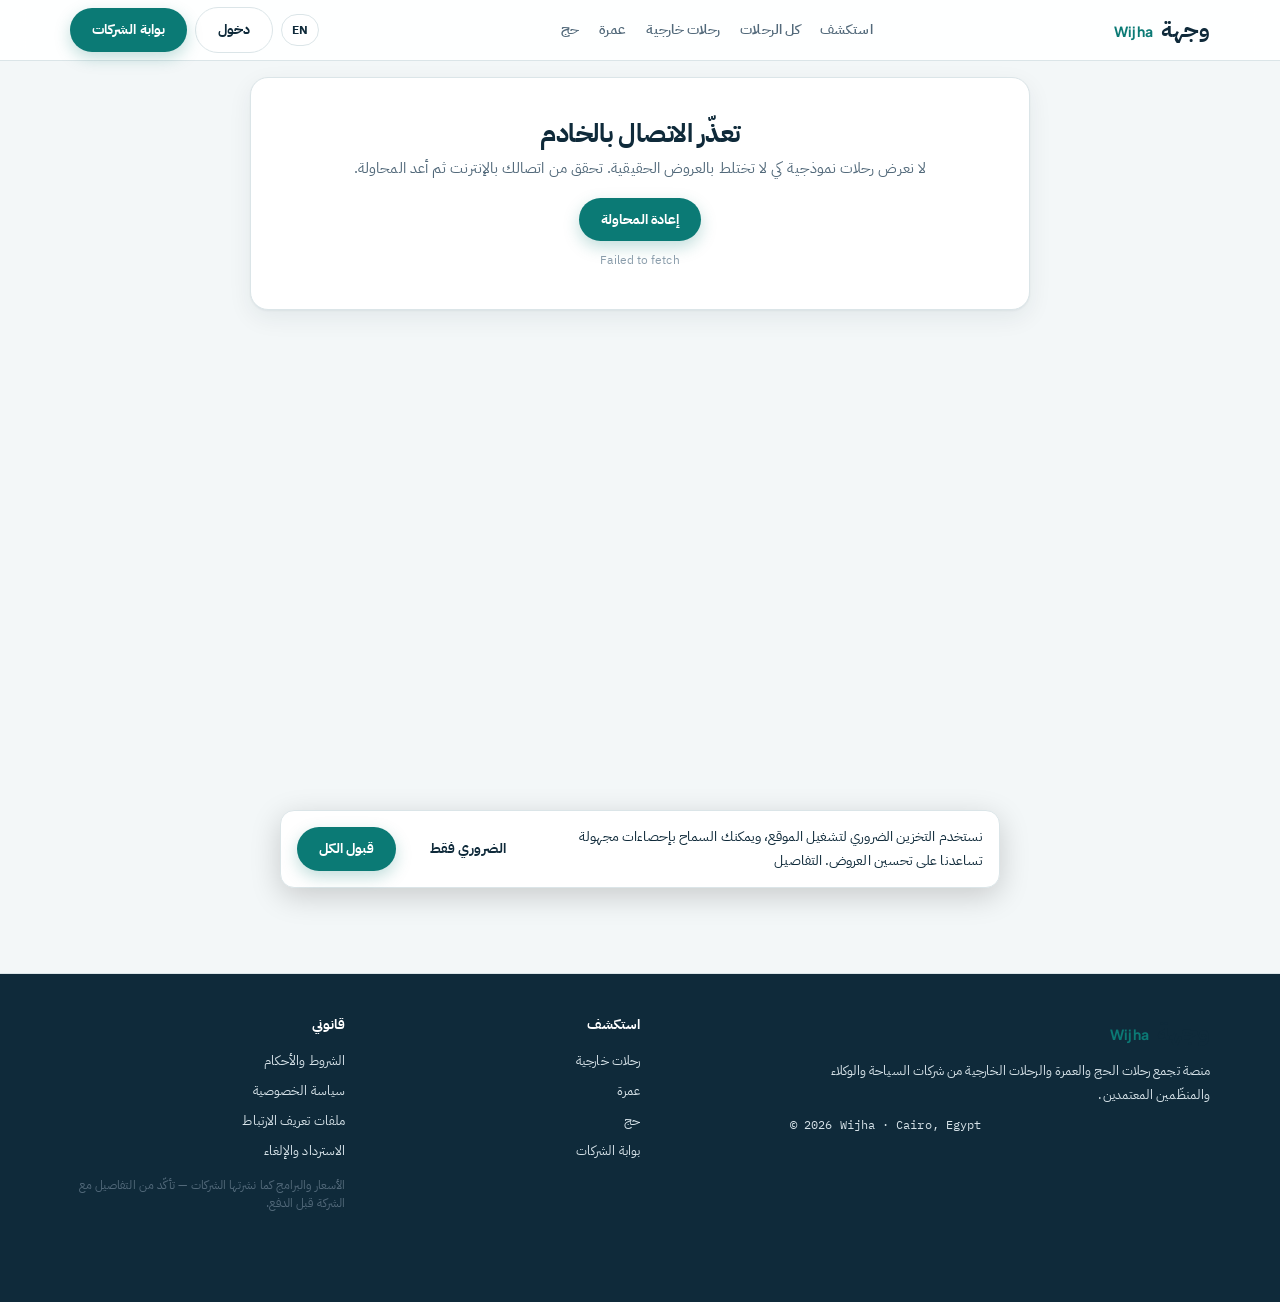
<file: index.html>
<!DOCTYPE html>
<html lang="ar" dir="rtl">
<head>
<meta charset="UTF-8">
<meta name="viewport" content="width=device-width, initial-scale=1">
<title>Wijha وجهة — رحلات خارجية وعمرة وحج من شركات ووكلاء ومنظّمين معتمدين</title>
<meta name="description" content="منصة تجمع رحلات الحج والعمرة والرحلات الخارجية من شركات السياحة والوكلاء والمنظّمين المعتمدين.">
<meta property="og:type" content="website">
<meta property="og:site_name" content="Wijha وجهة">
<meta property="og:title" content="Wijha وجهة — رحلات خارجية وعمرة وحج">
<meta property="og:description" content="منصة تجمع رحلات الحج والعمرة والرحلات الخارجية من شركات السياحة والوكلاء والمنظّمين المعتمدين.">
<link href="https://fonts.googleapis.com/css2?family=DM+Sans:opsz,wght@9..40,400;9..40,500;9..40,600;9..40,700;9..40,800&family=IBM+Plex+Mono:wght@400;500&family=Cairo:wght@400;600;700;800&display=swap" rel="stylesheet">
<link rel="stylesheet" href="css/base.css">
<link rel="stylesheet" href="css/nav.css">
<link rel="stylesheet" href="css/hero.css">
<link rel="stylesheet" href="css/categories.css">
<link rel="stylesheet" href="css/cards.css">
<link rel="stylesheet" href="css/companies.css">
<link rel="stylesheet" href="css/filters.css">
<link rel="stylesheet" href="css/trip-detail.css">
<link rel="stylesheet" href="css/forms.css">
<link rel="stylesheet" href="css/dashboard.css">
<link rel="stylesheet" href="css/chat.css">
<link rel="stylesheet" href="css/misc.css">
<link rel="stylesheet" href="css/polish.css">
<link rel="stylesheet" href="css/home.css">
<link rel="stylesheet" href="css/theme.css">
<script src="blocks/core.js"></script>
<script>window.Wijha=window.Wijha||{block(){},host(){},html(){return ''},mount(){},use(){return null},status(){return {}}};</script>
<script defer src="blocks/legal.js"></script>
<script defer src="blocks/faq.js"></script>
<script defer src="blocks/photos.js"></script>
<script defer src="blocks/freshness.js"></script>
<script defer src="blocks/vault-intake.js"></script>
<script defer src="blocks/preview.js"></script>
<script defer src="blocks/chat.js"></script>
<script defer src="blocks/trip-request.js"></script>
<script defer src="blocks/login-drop.js"></script>
<script defer src="blocks/company-team.js"></script>
<script defer src="blocks/home.js"></script>
<script defer src="blocks/trips-list.js"></script>
<script defer src="blocks/trip-detail.js"></script>
<script defer src="blocks/signup.js"></script>
<script defer src="blocks/account.js"></script>
<script defer src="blocks/dash.js"></script>
<script defer src="blocks/offer-popup.js"></script>
</head>
<body>
<header class="nav"><div class="wrap">
  <a class="brand" href="#/">وجهة <span>Wijha</span></a>
  <nav class="nav-links">
    <a href="#/" data-nav="home" data-t="nav_home"></a>
    <a href="#/trips" data-nav="trips" data-t="nav_offers"></a>
    <a href="#/trips/abroad" data-nav="abroad" data-t="nav_abroad"></a>
    <a href="#/trips/umrah" data-nav="umrah" data-t="nav_umrah"></a>
    <a href="#/trips/hajj" data-nav="hajj" data-t="nav_hajj"></a>
  </nav>
  <div class="nav-right">
    <button class="lang" id="connPill" onclick="gate()" title="data source">demo</button>
    <button class="lang" id="langBtn" onclick="toggleLang()">EN</button>
    <a class="btn btn-ghost" id="acctBtn" href="#/signup">دخول</a>
    <a class="btn btn-primary" id="coBtn" href="#/company/signup" data-t="nav_partner">بوابة الشركات</a>
  </div>
</div></header>

<main id="app" aria-live="polite"><div class="wrap h-page"><div class="h-hero h-skel" aria-hidden="true"></div></div></main>

<footer><div class="wrap cols">
  <div><div class="brand" style="margin-bottom:8px">وجهة <span>Wijha</span></div>
    <p data-t="ft_about">منصة تجمع رحلات الحج والعمرة والرحلات الخارجية من شركات السياحة والوكلاء والمنظّمين المعتمدين.</p>
    <p class="mono" style="margin-top:8px">© 2026 Wijha · Cairo, Egypt</p></div>
  <div><h4 data-t="ft_explore">استكشف</h4><a href="#/trips/abroad" data-t="ft_abroad">رحلات خارجية</a><a href="#/trips/umrah" data-t="ft_umrah">عمرة</a><a href="#/trips/hajj" data-t="ft_hajj">حج</a><a href="#/company/signup" data-t="ft_portal">بوابة الشركات</a></div>
  <div><h4 data-t="ft_legal">قانوني</h4><a href="#/legal/terms" data-t="ft_terms">الشروط والأحكام</a><a href="#/legal/privacy" data-t="ft_priv">سياسة الخصوصية</a><a href="#/legal/cookies" data-t="ft_cook">ملفات تعريف الارتباط</a><a href="#/legal/refund" data-t="ft_refund">الاسترداد والإلغاء</a>
    <p class="note" data-t="ft_note">الأسعار والبرامج كما نشرتها الشركات — تأكّد من التفاصيل مع الشركة قبل الدفع.</p></div>
</div></footer>

<div class="mbar hidden" id="mbar">
  <div><div class="p" id="mTotal">—</div><small id="mSub"></small></div>
  <button class="btn btn-primary" onclick="sheet(true)" id="mBtn">اختر الغرف</button>
</div>

<script>
/* ══════════════════════════════════════════════════════════════
   WIJHA — DATA
   Outbound trips: sourced from travelsawa.com/europe-2026 (Aug 2026)
   Hajj / Umrah: retained from the Supabase catalogue shape
   ══════════════════════════════════════════════════════════════ */

/* ── FX: editable, EGP is the display currency everywhere ── */
const FX = { EGP:1, EUR:57.5, USD:48.6, GBP:66.0, SAR:13.4 };

/* ── CATEGORY TREE — everything in a trip hangs off these ── */
const CATS = {
  abroad:{ ar:'رحلة خارجية', en:'Trip Abroad', icon:'✈',
    subs:{ europe:{ar:'أوروبا',en:'Europe'}, nordic:{ar:'الشمال الأوروبي',en:'Nordics'},
           iberia:{ar:'إسبانيا والبرتغال',en:'Iberia'}, central:{ar:'وسط أوروبا',en:'Central Europe'},
           britain:{ar:'بريطانيا',en:'Britain'}, latam:{ar:'أمريكا اللاتينية',en:'Latin America'},
           cruise:{ar:'رحلة بحرية',en:'Cruise'} } },
  umrah:{ ar:'عمرة', en:'Umrah', icon:'🕋',
    subs:{ umr_eco:{ar:'اقتصادية',en:'Economy'}, umr_4:{ar:'٤ نجوم',en:'4★'}, umr_5:{ar:'٥ نجوم',en:'5★'} } },
  hajj:{ ar:'حج', en:'Hajj', icon:'🕋',
    subs:{ overland:{ar:'بري',en:'Overland'}, economy:{ar:'اقتصادي',en:'Economy'},
           kedana:{ar:'كدانة ٥ نجوم',en:'Kedana 5★'}, kvip:{ar:'كدانة VIP',en:'Kedana VIP'} } }
};

/* ── ITEM CATEGORIES — every itinerary line & every inclusion is tagged ── */
const ITEM_CATS = {
  transfer:{ar:'انتقال',en:'Transfer',icon:'🚌',c:'#5b7fa6'},
  flight:{ar:'طيران',en:'Flight',icon:'✈',c:'#4a6fa5'},
  sight:{ar:'زيارة',en:'Sightseeing',icon:'🏛',c:'#8a5a05'},
  activity:{ar:'نشاط',en:'Activity',icon:'🎟',c:'#1f8a5b'},
  meal:{ar:'وجبة',en:'Meal',icon:'🍽',c:'#a8642a'},
  hotel:{ar:'إقامة',en:'Stay',icon:'🏨',c:'#6b5b95'},
  free:{ar:'وقت حر',en:'Free time',icon:'🆓',c:'#7a8a7a'},
  shop:{ar:'تسوق',en:'Shopping',icon:'🛍',c:'#b0538a'},
  rites:{ar:'مناسك',en:'Rites',icon:'🕌',c:'#1f6f5b'},
  optional:{ar:'اختياري بتكلفة',en:'Optional — extra cost',icon:'⭐',c:'#c23b3b'},
  guide:{ar:'مرافقة',en:'Guide',icon:'🧭',c:'#5a6a7a'},
  visa:{ar:'تأشيرة',en:'Visa',icon:'📄',c:'#7a6a4a'},
  tax:{ar:'رسوم وضرائب',en:'Taxes & fees',icon:'🧾',c:'#8a7a5a'},
  personal:{ar:'مصروفات شخصية',en:'Personal',icon:'💳',c:'#8a5a7a'}
};

/* ── COMPANIES ── */
const COS = [
 {id:'sawa', ar:'ترافل سوا', en:'Travel Sawa', lic:'ETAA-A-2214', gov:'القاهرة', govEn:'Cairo',
  addr:'٥٨ ذاكر حسين، مدينة نصر', addrEn:'58 Zaker Hussein, Nasr City', hotline:'+20 121 2121 333',
  wa:'201212121333', email:'info@travelsawa.com', site:'travelsawa.com', verified:true, rating:4.8, reviews:412,
  aboutAr:'شركة سياحة مصرية متخصصة في الرحلات الجماعية إلى أوروبا وشهر العسل والتأشيرات.',
  aboutEn:'Egyptian agency specialising in European group tours, honeymoons and visa services.',
  hours:'الأحد – الخميس ١١:٠٠ ص – ٧:٠٠ م', hoursEn:'Sun–Thu 11:00–19:00',
  pay:['كاش بالمقر','ماكينة POS (+٢٪)','تحويل بنكي CIB','إنستاباي','لينك دفع أونلاين','تقسيط ValU / سهولة / أمان / كونتكت'],
  payEn:['Cash at office','POS card (+2%)','CIB bank transfer','InstaPay','Online payment link','Instalments via ValU / Sahoolah / Aman / Contact']},
 {id:'atori', ar:'اتوري تورز', en:'Atori Tours', lic:'ETAA-A-1109', gov:'القاهرة', govEn:'Cairo',
  hotline:'15862', wa:'201000000001', verified:true, rating:4.6, reviews:312,
  aboutAr:'متخصصة في برامج الحج الفاخرة وأبراج كدانة.', aboutEn:'Premium Hajj programmes and Kedana towers.'},
 {id:'agazat', ar:'اجازات مصر', en:'Agazat Masr', lic:'ETAA-A-3320', gov:'الجيزة', govEn:'Giza',
  hotline:'16344', wa:'201000000002', verified:true, rating:4.5, reviews:198,
  aboutAr:'برامج عمرة على مدار العام من ٥ إلى ١٥ ليلة.', aboutEn:'Year-round Umrah programmes, 5–15 nights.'},
 {id:'rabie', ar:'الربيع للسياحة', en:'Rabie Tours', lic:'ETAA-A-0876', gov:'القاهرة', govEn:'Cairo',
  hotline:'19233', wa:'201000000003', verified:true, rating:4.3, reviews:141,
  aboutAr:'الحج البري عبر نويبع والعقبة والعمرة الاقتصادية.', aboutEn:'Overland Hajj via Nuweiba/Aqaba and economy Umrah.'}
];

/* ── HOTELS — each carries a review record + AI summary ── */
const HOTELS = {
 h_bergen:{name:'Comfort Hotel Bergen Airport', city:'Bergen', cityAr:'بيرغن', stars:3, art:'fjord',
   descAr:'فندق حديث ملاصق لمطار بيرغن، غرف عملية وإفطار مبكر ومواصلات سهلة.',
   descEn:'Modern hotel right beside Bergen Airport, practical rooms, early breakfast and easy transfers.',
   book:'https://www.booking.com/searchresults.en-gb.html?highlighted_hotels=2113758',
   rating:8.4, count:2148, scores:{location:9.2,clean:8.9,staff:8.6,value:7.8,comfort:8.3,wifi:8.8},
   sumAr:'المراجعات تجمع على أن الموقع بجوار المطار هو أقوى نقطة، مع نظافة عالية وإفطار مبكر مناسب للرحلات الأولى. الملاحظة المتكررة أن الغرف صغيرة وأن السعر مرتفع قليلاً مقابل المساحة.',
   sumEn:'Reviewers consistently rate the airport-adjacent location as the strongest point, alongside high cleanliness and an early breakfast that suits dawn departures. The recurring criticism is that rooms are small and priced a little high for the space.',
   pros:[['الموقع من المطار','Airport location',412],['الإفطار المبكر','Early breakfast',188],['النظافة','Cleanliness',167]],
   cons:[['مساحة الغرفة','Room size',203],['القيمة مقابل السعر','Value for money',96]],
   quotes:[{n:'Mohamed A.',c:'EG',s:9,ar:'مثالي لليلة قبل الطيران، دقيقتان مشياً من الصالة.',en:'Ideal for the night before a flight — two minutes\' walk from the terminal.'},
           {n:'Ingrid S.',c:'NO',s:8,ar:'نظيف وهادئ لكن الغرفة ضيقة لشخصين بحقائب.',en:'Clean and quiet, but tight for two people with luggage.'},
           {n:'ياسمين ح.',c:'EG',s:9,ar:'الاستقبال ساعدنا في تأخير الخروج بدون رسوم.',en:'Reception arranged a late checkout at no charge.'}]},
 h_voss:{name:'Scandic Voss', city:'Voss', cityAr:'فوس', stars:4, art:'fjord',
   descAr:'بجوار محطة القطار والتلفريك مباشرة، غرف حديثة بإطلالات جبلية.',
   descEn:'Right by the train station and gondola, modern rooms with mountain views.',
   book:'https://www.booking.com/hotel/no/scandic-voss.html',
   rating:8.6, count:3910, scores:{location:9.4,clean:8.8,staff:8.7,value:8.0,comfort:8.5,wifi:8.6},
   sumAr:'الموقع أمام محطة القطار والتلفريك هو ما يذكره أغلب الضيوف، مع إفطار واسع وغرف مريحة. الشكوى الأكثر تكراراً هي ضجيج القطارات في الغرف المطلة على المحطة.',
   sumEn:'Guests overwhelmingly mention the position facing the station and gondola, plus a generous breakfast and comfortable rooms. The most repeated complaint is train noise in rooms overlooking the platform.',
   pros:[['قرب التلفريك','Next to the gondola',528],['الإفطار','Breakfast buffet',344],['إطلالة الجبل','Mountain view',221]],
   cons:[['ضجيج القطار','Train noise',187],['موقف السيارات','Parking',74]],
   quotes:[{n:'Ahmed K.',c:'EG',s:9,ar:'التلفريك على بعد ٥٠ متر، وفّرنا وقت كبير.',en:'The gondola is 50 m away — it saved us a lot of time.'},
           {n:'Petra L.',c:'DE',s:8,ar:'اطلبوا غرفة في الجهة الخلفية لتجنب صوت القطار.',en:'Ask for a room at the back to avoid the train noise.'},
           {n:'سارة م.',c:'EG',s:9,ar:'إفطار ممتاز وخيارات حلال واضحة.',en:'Excellent breakfast with clearly labelled halal options.'}]},
 h_stryn:{name:'Stryn House Hotel', city:'Stryn', cityAr:'ستراين', stars:3, art:'fjord',
   descAr:'في قلب قرية ستراين وسط الطبيعة النرويجية، قريب من البحيرات والجبال.',
   descEn:'In the heart of Stryn village, close to the lakes and mountains.',
   book:'https://www.booking.com/', rating:8.1, count:684,
   scores:{location:9.0,clean:8.4,staff:8.9,value:7.9,comfort:7.6,wifi:7.4},
   sumAr:'الطاقم والموقع في وسط القرية هما الأكثر إشادة. يشير الضيوف بوضوح إلى أن بعض الوحدات تعتمد على حمّامات مشتركة، وهو ما يجب معرفته قبل الحجز.',
   sumEn:'Staff and the central village location draw the most praise. Guests clearly flag that some units use shared bathrooms — worth knowing before booking.',
   pros:[['الطاقم','Helpful staff',196],['الموقع بالقرية','Village location',150]],
   cons:[['حمّامات مشتركة','Shared bathrooms',131],['الواي فاي','Wi-Fi speed',58]],
   quotes:[{n:'Omar T.',c:'EG',s:8,ar:'الكابينة جميلة لكن الحمام مشترك بين وحدتين.',en:'The cabin is lovely but the bathroom is shared between two units.'},
           {n:'Lars H.',c:'NO',s:9,ar:'أفضل نقطة انطلاق لبريكسدال.',en:'Best base for Briksdal.'}]},
 h_madrid:{name:'Ilunion Alcalá Norte', city:'Madrid', cityAr:'مدريد', stars:4, art:'medcity',
   descAr:'فندق ٤ نجوم حديث في حي سان بلاس قرب IFEMA وملعب سيفيتاس متروبوليتانو، بمواصلات جيدة.',
   descEn:'Modern 4★ in the San Blas district near IFEMA and the Civitas Metropolitano, with good transport links.',
   book:'https://www.booking.com/hotel/es/confortel-alcala-norte.es.html',
   rating:8.2, count:5412, scores:{location:7.8,clean:8.7,staff:8.5,value:8.4,comfort:8.3,wifi:8.5},
   sumAr:'يُقدَّر الفندق على نظافته وقيمته مقابل السعر وطاقمه المتعاون. التحفظ الأكثر تكراراً هو بُعده عن وسط مدريد التاريخي، ما يعني الاعتماد على المترو يومياً.',
   sumEn:'Praised for cleanliness, value and helpful staff. The most repeated reservation is the distance from historic central Madrid, which means relying on the metro daily.',
   pros:[['القيمة مقابل السعر','Value for money',701],['النظافة','Cleanliness',655],['الغرف الواسعة','Spacious rooms',402]],
   cons:[['بعيد عن المركز','Far from centre',488],['الحي هادئ ليلاً','Quiet neighbourhood at night',162]],
   quotes:[{n:'Nour E.',c:'EG',s:8,ar:'محطة المترو على بعد ٧ دقائق، والوصول للمركز ٢٥ دقيقة.',en:'Metro is 7 minutes away; about 25 minutes to the centre.'},
           {n:'Carlos R.',c:'ES',s:9,ar:'غرف كبيرة مقارنة بأسعار مدريد.',en:'Large rooms by Madrid standards.'},
           {n:'هبة ع.',c:'EG',s:7,ar:'ممتاز للمجموعات لكن لا يوجد كثير من المطاعم حوله.',en:'Great for groups but not many restaurants nearby.'}]},
 h_seville:{name:'NH Collection Sevilla', city:'Seville', cityAr:'إشبيلية', stars:4, art:'medcity',
   descAr:'فندق ٤ نجوم قرب محطة سان برناردو وعلى مسافة مشي من المركز التاريخي، بحديقة ومسبح خارجي.',
   descEn:'4★ near San Bernardo station, walking distance from the historic centre, with gardens and an outdoor pool.',
   book:'https://www.booking.com/hotel/es/nh-collection-sevilla.en-gb.html',
   rating:8.8, count:4290, scores:{location:9.1,clean:9.0,staff:8.9,value:8.2,comfort:8.8,wifi:8.7},
   sumAr:'الموقع على حافة المركز التاريخي والمسبح الخارجي هما أكثر ما يُذكر، مع إشادة واسعة بالغرف والطاقم. الملاحظات السلبية تتركز في ارتفاع أسعار الإفطار وموقف السيارات.',
   sumEn:'The edge-of-centre location and the outdoor pool are mentioned most, with broad praise for rooms and staff. Negatives cluster around breakfast and parking prices.',
   pros:[['الموقع','Location',890],['المسبح','Outdoor pool',512],['الغرف','Room quality',430]],
   cons:[['سعر الإفطار','Breakfast price',224],['موقف السيارات','Parking cost',140]],
   quotes:[{n:'Mostafa G.',c:'EG',s:9,ar:'مشي ١٥ دقيقة لكاتدرائية إشبيلية.',en:'A 15-minute walk to Seville Cathedral.'},
           {n:'Julie M.',c:'FR',s:9,ar:'المسبح كان منقذاً في سبتمبر.',en:'The pool was a lifesaver in September.'}]},
 h_granada:{name:'Eurostars San Antón', city:'Granada', cityAr:'غرناطة', stars:4, art:'medcity',
   descAr:'في حي روندا على دقائق من المركز ومقابل قصر المؤتمرات، بتراس علوي يطل على الحمراء وسييرا نيفادا.',
   descEn:'In the Ronda district, minutes from the centre and opposite the Congress Palace, with a roof terrace overlooking the Alhambra and Sierra Nevada.',
   book:'https://www.booking.com/hotel/es/eurostarssan-anton.ar.html',
   rating:8.5, count:3106, scores:{location:8.8,clean:8.9,staff:8.6,value:8.3,comfort:8.5,wifi:8.4},
   sumAr:'إطلالة التراس على قصر الحمراء هي النقطة التي يعود إليها أغلب الضيوف، مع موقع مريح للمشي إلى المركز. الشكاوى محدودة وتتعلق أساساً بضيق بعض الغرف الفردية.',
   sumEn:'The terrace view of the Alhambra is what most guests return to, alongside a walkable location. Complaints are limited and mostly about the size of some single rooms.',
   pros:[['التراس والإطلالة','Terrace view',604],['قابلية المشي','Walkability',388]],
   cons:[['الغرف الفردية ضيقة','Small single rooms',119]],
   quotes:[{n:'Khaled S.',c:'EG',s:9,ar:'شربنا الشاي على التراس والحمراء أمامنا.',en:'Tea on the terrace with the Alhambra right in front of us.'},
           {n:'Ana P.',c:'PT',s:8,ar:'٢٠ دقيقة مشي للكاتدرائية.',en:'20 minutes on foot to the cathedral.'}]},
 h_makkah:{name:'Swissôtel Al Maqam / Mövenpick Hajar', city:'Makkah', cityAr:'مكة المكرمة', stars:5, art:'haram',
   descAr:'داخل مجمع أبراج البيت مع دخول مباشر إلى صحن المسجد الحرام.',
   descEn:'Inside the Abraj Al Bait complex with direct access to the Haram courtyard.',
   rating:8.7, count:9840, scores:{location:9.6,clean:8.6,staff:8.4,value:7.6,comfort:8.5,wifi:8.1},
   sumAr:'القرب من المطاف هو العامل الحاسم في كل المراجعات تقريباً، ويليه اتساع الغرف. التحفظات الأساسية على الازدحام في المصاعد في المواسم وارتفاع أسعار المطاعم داخل المجمع.',
   sumEn:'Proximity to the Mataf is the decisive factor in nearly every review, followed by room size. Main reservations are lift crowding in peak season and restaurant prices inside the complex.',
   pros:[['القرب من الحرم','Distance to the Haram',3120],['اتساع الغرف','Room size',1440],['خدمة الغرف','Room service',890]],
   cons:[['ازدحام المصاعد','Lift crowding',1180],['أسعار المطاعم','Restaurant prices',760]],
   quotes:[{n:'أم أحمد',c:'EG',s:10,ar:'من باب الفندق للمطاف أقل من ٥ دقائق مشي.',en:'Under five minutes on foot from the hotel door to the Mataf.'},
           {n:'Yusuf R.',c:'UK',s:8,ar:'انتظرنا المصعد طويلاً وقت صلاة العشاء.',en:'Long lift waits around Isha.'},
           {n:'فاطمة ص.',c:'EG',s:9,ar:'الغرفة الرباعية كانت مريحة فعلاً لأسرة.',en:'The quad room was genuinely comfortable for a family.'}]},
 h_madinah:{name:'Sofitel Shahd Al Madinah', city:'Madinah', cityAr:'المدينة المنورة', stars:5, art:'madinah',
   descAr:'مواجه للساحة الشمالية للمسجد النبوي، مع ممر مباشر إلى الساحات.',
   descEn:'Facing the northern courtyard of the Prophet\'s Mosque with a direct walkway to the plazas.',
   rating:9.0, count:6412, scores:{location:9.7,clean:9.1,staff:9.0,value:8.2,comfort:9.0,wifi:8.6},
   sumAr:'الإجماع في المراجعات على أن الإطلالة على المسجد النبوي والقرب من باب السلام يبرران السعر، مع إشادة قوية بالبوفيه والطاقم. أبرز ملاحظة سلبية هي فرق السعر الكبير بين الغرف المطلة وغير المطلة.',
   sumEn:'Reviews converge on the view of the Prophet\'s Mosque and the closeness to Bab As-Salam justifying the price, with strong praise for the buffet and staff. The main negative is the large price gap between view and non-view rooms.',
   pros:[['الإطلالة','The view',2210],['القرب من الحرم','Distance to the Haram',1980],['البوفيه','Buffet',1120]],
   cons:[['فرق سعر الإطلالة','View-room price gap',540],['ازدحام الاستقبال','Reception queues',310]],
   quotes:[{n:'محمد ع.',c:'EG',s:10,ar:'باب السلام على بعد دقيقتين، والإطلالة لا تُنسى.',en:'Bab As-Salam is two minutes away and the view is unforgettable.'},
           {n:'Sana B.',c:'MA',s:9,ar:'الطاقم ساعدنا في كرسي متحرك لوالدتي.',en:'Staff arranged a wheelchair for my mother.'}]}
};

/* ── generic blocks reused across Travel Sawa trips (from their published policy) ── */
const SAWA_PAY = {
  reserveAr:'حجز المقعد: ثمن تذكرة الطيران كاملاً + ٥٠٪ من إجمالي قيمة الرحلة (للبالغ وللطفل).',
  reserveEn:'To reserve a seat: full airfare + 50% of the total trip cost (adult and child alike).',
  cancelAr:[['رفض التأشيرة','خصم ٦٠٠ ج.م رسوم إدارية واسترداد الباقي كاملاً'],
            ['حتى ٣٠ يوماً قبل السفر','خصم ٦٠٠ ج.م رسوم إدارية واسترداد الباقي كاملاً'],
            ['٢٩ – ٢١ يوماً','١٠٠ دولار + ٦٠٠ ج.م + غرامة جزئية من قيمة الرحلة'],
            ['٢٠ – ١٥ يوماً','٣٥٠ دولار + ٦٠٠ ج.م + كل الحجوزات المؤكدة'],
            ['أقل من ١٤ يوماً','لا يوجد استرداد']],
  cancelEn:[['Visa refused','EGP 600 admin fee deducted, remainder refunded in full'],
            ['Up to 30 days before departure','EGP 600 admin fee deducted, remainder refunded in full'],
            ['29 – 21 days','USD 100 + EGP 600 + partial penalty on the trip cost'],
            ['20 – 15 days','USD 350 + EGP 600 + all confirmed bookings'],
            ['Under 14 days','No refund']]
};
const SCHENGEN_VISA = {ar:[
  'جواز سفر صالح ٦ أشهر على الأقل + صورة',
  'صورتان شخصيتان ٣٫٥×٤٫٥ بخلفية بيضاء بدون نظارة',
  'كشف حساب بنكي لآخر ٦ أشهر يُستخرج قبل الموعد بيومين أو ثلاثة',
  'خطاب عمل موجّه للسفارة يوضّح المسمى وتاريخ التعيين والراتب وموافقة الإجازة',
  'السجل التجاري والبطاقة الضريبية لأصحاب الأعمال، أو شهادة قيد للطلاب',
  'شهادة حركة مطار لمن يتقدّم لشنغن لأول مرة',
  'قيد عائلي أو فردي وشهادات ميلاد الأطفال',
  'موافقة الأب أو الأم للسفر لمن هم دون ١٨ سنة',
  'تأمين سفر مع ملصق أمان على جواز السفر',
  'ترجمة معتمدة لأي مستند بالعربية'],
 en:['Passport valid at least 6 months, plus a copy',
  'Two 3.5×4.5 photos, white background, no glasses',
  'Bank statement for the last 6 months, issued 2–3 days before the appointment',
  'Employer letter to the embassy: job title, start date, salary, leave approval',
  'Commercial register and tax card for business owners, or enrolment certificate for students',
  'Airport movement certificate for first-time Schengen applicants',
  'Family or individual civil record, plus children\'s birth certificates',
  'Parental consent to travel for anyone under 18',
  'Travel insurance with the security sticker on the passport',
  'Certified English translation of any Arabic document'],
 noteAr:['تُستكمل كل المستندات قبل موعد السفارة بأسبوع إلى ١٠ أيام كحد أقصى.',
   'رسوم مكتب TLS تُدفع في الشركة عند حجز الموعد.','رسم التأشيرة يدفعه العميل مباشرة في السفارة.'],
 noteEn:['All documents must be complete 7–10 days before the embassy appointment at the latest.',
   'TLS office fees are paid at the agency when the appointment is booked.','The visa fee is paid by the client directly at the embassy.']
};

/* helper to build an itinerary line */
const I=(cat,ar,en)=>({cat,ar,en});

/* ══════════════ OUTBOUND TRIPS — Travel Sawa, Europe 2026 ══════════════ */
const TRIPS=[
{id:'ts-norway-sep', co:'sawa', cat:'abroad', sub:'nordic', region:'Europe', regionAr:'أوروبا',
 dest:'Norway', destAr:'النرويج', countries:['Norway'], art:'fjord', detail:'full',
 dates:{ar:'٤ – ١١ سبتمبر ٢٠٢٦', en:'04 – 11 Sep 2026'}, start:'2026-09-04', end:'2026-09-11',
 days:8, nights:7, cur:'EUR', prices:{double:1990, single:2590, child_bed:1390, child_nobed:1190},
 priceNote:{ar:'الطفل ١٣٩٠ يورو بالأنشطة و١١٩٠ يورو بدونها','en':'Child 1390 EUR with activities, 1190 EUR without'},
 flightsIncluded:false, seats:20, taken:13,
 briefAr:'الطبيعة هي البطل هنا: مضايق عميقة وشلالات متتالية وقرى نوردية هادئة، من بيرغن إلى فوس وفلوم وستراين وجيرانجر.',
 briefEn:'Nature takes the lead: deep fjords, cascading waterfalls and quiet Nordic villages, from Bergen through Voss, Flåm, Stryn and Geiranger.',
 hotels:[{h:'h_bergen', nights:2, note:{ar:'ليلتان قبل وبعد الجولة',en:'Two nights, on arrival and before departure'}},
         {h:'h_voss', nights:2, note:{ar:'ليلتان في قرية فوس',en:'Two nights in Voss village'}},
         {h:'h_stryn', nights:3, note:{ar:'٣ ليالٍ في كبائن ريفية — حمّامات مشتركة',en:'3 nights in countryside cabins — shared bathrooms'}}],
 flights:{outAr:'٤ سبتمبر — القاهرة ٠٣:٤٠ ← فيينا ٠٦:١٥ ← بيرغن ٠٩:١٠/١١:٣٥ (ترانزيت ٣ ساعات)',
          outEn:'04 Sep — Cairo 03:40 → Vienna 06:15 → Bergen 09:10/11:35 (3 h transit)',
          backAr:'١١ سبتمبر — بيرغن ١٢:٢٥ ← فيينا ١٤:٥٥ ← القاهرة ٢٢:١٥/٠٤:٤٠ (ترانزيت ٧ س ٤٠ د)',
          backEn:'11 Sep — Bergen 12:25 → Vienna 14:55 → Cairo 22:15/04:40 (7 h 40 transit)'},
 itin:[
  {ar:'الوصول إلى بيرغن', en:'Arrival in Bergen', art:'fjord', blocks:[
    {ar:'الوصول', en:'Arrival', items:[
      I('transfer','الاستقبال في مطار بيرغن بمندوب الشركة','Meet and assist at Bergen Airport by the company representative'),
      I('hotel','الانتقال للفندق قرب المطار وتسليم الغرف','Transfer to the hotel near the airport and check in')]}]},
  {ar:'شلالات غرب النرويج والانتقال إلى فوس', en:'Waterfalls of Western Norway, on to Voss', art:'fjord', blocks:[
    {ar:'صباحاً وبعد الظهر', en:'Morning & afternoon', items:[
      I('meal','الإفطار في الفندق ثم إنهاء الإقامة','Breakfast at the hotel, then check out'),
      I('sight','جولة يوم كامل على أجمل شلالات الغرب: ستاينسدالسفوسن ونورهايمسوند','Full-day tour of the west\'s finest waterfalls: Steinsdalsfossen and Norheimsund'),
      I('sight','فورينجسفوسن وإيدفيورد وشيرفسفوسن','Vøringsfossen, Eidfjord and Skjervsfossen'),
      I('hotel','الوصول إلى فوس مساءً وتسليم الغرف','Arrive in Voss in the evening and check in')]}]},
  {ar:'سحر فلوم والمضايق النرويجية', en:'The charm of Flåm and the fjords', art:'fjord', blocks:[
    {ar:'صباحاً', en:'Morning', items:[
      I('activity','ركوب قطار فلوم الشهير صعوداً من الوادي إلى الجبال','Ride the famous Flåm Railway up from the valley into the mountains'),
      I('sight','زيارة متحف قطار فلوم','Visit the Flåm Railway Museum')]},
    {ar:'بعد الظهر', en:'Afternoon', items:[
      I('activity','النزول من قمة الجبل بالزيبلاين والدراجات لمحبي المغامرة، أو بالقطار لمن يفضّل الهدوء','Descend from the summit by zipline and bicycle for the adventurous, or by train for a calmer ride'),
      I('activity','سفاري بحري بالقوارب السريعة في مضيق أورلاند','Sea safari by speedboat through Aurlandsfjord'),
      I('sight','مطل ستيجاستاين المعلّق فوق المضيق','Stegastein viewpoint suspended above the fjord')]}]},
  {ar:'الشلالات والأنهار الجليدية', en:'Waterfalls and glacial rivers', art:'fjord', blocks:[
    {ar:'صباحاً وبعد الظهر', en:'Morning & afternoon', items:[
      I('transfer','إنهاء الإقامة في فوس والتوجه إلى ستراين','Check out of Voss and head for Stryn'),
      I('sight','شلال تفينديفوسن','Tvindefossen waterfall'),
      I('sight','كنيسة بورجوند الخشبية من العصور الوسطى','Borgund Stave Church, medieval and all-timber'),
      I('sight','نهر بويابرين الجليدي وبحيرته','Bøyabreen glacier, its lake and river'),
      I('hotel','الوصول إلى ستراين مساءً وتسليم الكبائن الجبلية','Arrive in Stryn in the evening, check into the mountain cabins')]}]},
  {ar:'أولدن ولوين بين الجبال والأنهار الجليدية', en:'Olden and Loen, between mountains and glaciers', art:'fjord', blocks:[
    {ar:'صباحاً', en:'Morning', items:[
      I('activity','سفاري جبلي بسيارات ترول المكشوفة في أولدن حتى نهر بريكسدال الجليدي','Mountain safari by open Troll cars in Olden up to Briksdal glacier'),
      I('activity','مشي خفيف من القمة مع شلالي لاوكيفوسن وفوليفوسن','Light hike from the top past Laukifossen and Volefossen')]},
    {ar:'بعد الظهر', en:'Afternoon', items:[
      I('activity','تلفريك لوين إلى قمة جبل هوفن بإطلالة على القرية والمضايق','Loen Skylift to the top of Mount Hoven, overlooking the village and fjords'),
      I('optional','باراجلايدنج ثنائي من قمة هوفن — ٣٠٠ يورو بحجز مسبق','Tandem paragliding from Mount Hoven — 300 EUR, advance booking required')]}]},
  {ar:'سحر جيرانجر', en:'The magic of Geiranger', art:'fjord', blocks:[
    {ar:'صباحاً', en:'Morning', items:[
      I('activity','رحلة بحرية في مضيق جيرانجر مع شلالي الأخوات السبع وطرحة العروس','Fjord cruise through Geirangerfjord past the Seven Sisters and the Bridal Veil')]},
    {ar:'بعد الظهر', en:'Afternoon', items:[
      I('sight','مطل دالسنيبا فوق السحاب من أعلى نقطة تطل على القرية','Dalsnibba viewpoint above the clouds, the highest point over the village'),
      I('sight','توقفات في مطلي فليدالسيوفيه وأورنسفينجن','Stops at the Flydalsjuvet and Ørnesvingen viewpoints'),
      I('optional','تسلق وزيبلاين فوق شلال الديناميت — ٩٥ يورو','Climbing and zipline above Dynamite waterfall — 95 EUR')]}]},
  {ar:'أجمل طرق النرويج والعودة إلى بيرغن', en:'Norway\'s finest roads, back to Bergen', art:'fjord', blocks:[
    {ar:'صباحاً وبعد الظهر', en:'Morning & afternoon', items:[
      I('transfer','إنهاء الإقامة في ستراين والتوجه إلى بيرغن','Check out of Stryn and drive to Bergen'),
      I('free','توقف على تل باكّانه لنزهة بإطلالة على مضيق إنفيك','Picnic stop on Bakkane hill overlooking Innvikfjorden'),
      I('sight','بحيرة يولسترافاتنت ومحيطها في فاسندن وسفيدالسنيسيت','Lake Jølstravatnet and the surroundings at Vassenden and Svidalsneset'),
      I('hotel','الوصول إلى بيرغن والمبيت قرب المطار','Arrive in Bergen and overnight near the airport')]}]},
  {ar:'يوم المغادرة', en:'Departure day', art:'plane', blocks:[
    {ar:'صباحاً', en:'Morning', items:[
      I('meal','الإفطار وإنهاء الإقامة','Breakfast and check out'),
      I('transfer','الانتقال إلى مطار بيرغن لرحلة العودة','Transfer to Bergen Airport for the return flight')]}]}],
 inc:[I('hotel','ليلتان في فندق ٣ نجوم ببيرغن','2 nights in a 3★ hotel in Bergen'),
      I('hotel','ليلتان في فندق ٤ نجوم بقرية فوس','2 nights in a 4★ hotel in Voss village'),
      I('hotel','٣ ليالٍ في كبائن ريفية بستراين — غرف خاصة وحمّامات مشتركة','3 nights in Stryn country cabins — private rooms, shared bathrooms'),
      I('activity','كل الأنشطة المذكورة في البرنامج: قطار فلوم، الزيبلاين والدراجات، السفاري البحري، سيارات الترول، التلفريك، رحلة جيرانجر، دخول دالسنيبا','All activities named in the programme: Flåm railway, zipline and bicycles, sea safari, Troll cars, Skylift, Geiranger cruise, Dalsnibba entry'),
      I('transfer','كل التنقلات بسيارات خاصة شاملة الإيجار والوقود والتأمين والسائقين','All transport in private vehicles including rental, fuel, insurance and drivers'),
      I('tax','رسوم العبّارات والطرق والمواقف','Ferry, road and parking charges'),
      I('guide','مرشد عربي مرافق للمجموعة طوال الرحلة','Arabic-speaking guide with the group throughout')],
 exc:[I('flight','تذكرة الطيران إلى بيرغن','Airfare to Bergen'),
      I('hotel','الدخول المبكر أو الخروج المتأخر','Early check-in or late check-out'),
      I('optional','الأنشطة الاختيارية: كنيسة بورجوند، التسلق والزيبلاين في جيرانجر، الباراجلايدنج، تلفريك لوين الإضافي','Optional activities: Borgund church, Geiranger climbing and zipline, paragliding, extra Loen lift'),
      I('personal','أي أنشطة غير مذكورة في البرنامج','Anything not named in the programme'),
      I('tax','مصاريف التقسيط والرسوم البنكية للدفع الأونلاين','Instalment and bank charges on online payments')],
 notes:{ar:['الحمّامات داخل البيت الريفي مشتركة بين النزلاء في نفس الوحدة.','الغرفة الفردية داخل البيت الريفي لا يصاحبها حمّام خاص.','الغرفة الثنائية قد تحتوي على سرير مزدوج أو سريرين منفصلين.'],
        en:['Bathrooms inside the country house are shared between guests in the same unit.','The single room in the country house does not have a private bathroom.','A double room may have one double bed or two separate beds.']},
 visa:{country:'Norway', countryAr:'النرويج', docsAr:['جواز سفر صالح ٦ أشهر + صورة','صورتان شخصيتان ٤×٦ بخلفية بيضاء','كشف حساب بنكي لآخر ٣ أشهر برصيد ٣٠٠٠ دولار أو ما يعادله','خطاب عمل من جهة العمل','حجز الطيران والفندق ونموذج الطلب وبرنامج الرحلة — توفّرها الشركة'],
       docsEn:['Passport valid 6 months, plus a copy','Two 4×6 photos, white background','3-month bank statement showing USD 3,000 or equivalent','HR employment letter','Flight and hotel booking, application form and itinerary — provided by the agency']}},

{id:'ts-madrid-andalucia', co:'sawa', cat:'abroad', sub:'iberia', region:'Europe', regionAr:'أوروبا',
 dest:'Madrid & Andalucía', destAr:'مدريد والأندلس', countries:['Spain'], art:'medcity', detail:'full',
 dates:{ar:'١٦ – ٢٣ سبتمبر ٢٠٢٦', en:'16 – 23 Sep 2026'}, start:'2026-09-16', end:'2026-09-23',
 days:8, nights:7, cur:'EUR', prices:{double:1450, single:2250, child_bed:990, child_nobed:790},
 egpAddon:30000,
 priceNote:{ar:'يُضاف ٣٠٬٠٠٠ ج.م على كل فئة (الجزء المحلي)', en:'EGP 30,000 is added to every tier (local portion)'},
 flightsIncluded:true, seats:24, taken:19,
 briefAr:'من شوارع مدريد الواسعة ومتاحفها إلى الأندلس: قصور موريّة وقرى بيضاء وتقاليد الفلامنكو، في مزيج من التاريخ والثقافة.',
 briefEn:'From Madrid\'s wide boulevards and museums down to Andalusia: Moorish palaces, whitewashed villages and flamenco, a blend of history and culture.',
 hotels:[{h:'h_madrid', nights:3, note:{ar:'٣ ليالٍ فندق ٤ نجوم',en:'3 nights, 4★'}},
         {h:'h_seville', nights:2, note:{ar:'ليلتان فندق ٤ نجوم',en:'2 nights, 4★'}},
         {h:'h_granada', nights:2, note:{ar:'ليلتان فندق ٤ نجوم',en:'2 nights, 4★'}}],
 flights:{outAr:'١٦ سبتمبر — القاهرة ١٠:١٥ ← مدريد ١٤:٣٠ (مصر للطيران، مباشر)',
          outEn:'16 Sep — Cairo 10:15 → Madrid 14:30 (EgyptAir, direct)',
          backAr:'٢٣ سبتمبر — مدريد ١٥:٣٠ ← القاهرة ٢١:٣٠',
          backEn:'23 Sep — Madrid 15:30 → Cairo 21:30'},
 itin:[
  {ar:'الوصول إلى مدريد واكتشاف العاصمة', en:'Arrival in Madrid', art:'medcity', blocks:[
    {ar:'الوصول', en:'Arrival', items:[
      I('flight','المغادرة على متن مصر للطيران إلى مدريد','Departure on EgyptAir to Madrid'),
      I('transfer','الاستقبال والانتقال إلى الفندق وتسليم الغرف','Meet and assist, transfer to the hotel and check in')]},
    {ar:'مساءً', en:'Evening', items:[
      I('sight','جولة نصف يوم في مدريد: الشوارع الواسعة وحديقة بوين ريتيرو','Half-day Madrid tour: the wide boulevards and Buen Retiro park'),
      I('sight','ساحة مايور المحاطة بالأروقة، والقصر الملكي الباروكي ومستودع الأسلحة','Plaza Mayor with its arcades, the Baroque Royal Palace and the Armoury'),
      I('sight','متحف برادو من الخارج — الدخول غير شامل','The Prado from outside — entry not included')]}]},
  {ar:'إلى إشبيلية عبر قرطبة التاريخية', en:'To Seville via historic Córdoba', art:'medcity', blocks:[
    {ar:'صباحاً', en:'Morning', items:[
      I('transfer','المغادرة من فندق مدريد في اتجاه قرطبة','Depart the Madrid hotel for Córdoba')]},
    {ar:'بعد الظهر', en:'Afternoon', items:[
      I('sight','جولة يوم كامل في قرطبة، عاصمة الإقليم ومركز إسلامي كبير في العصور الوسطى','Full-day tour of Córdoba, provincial capital and a major Islamic centre in the Middle Ages'),
      I('sight','مسجد قرطبة الجامع بقاعاته ذات الأعمدة وفسيفسائه البيزنطية','La Mezquita with its columned prayer halls and Byzantine mosaics'),
      I('transfer','الانتقال إلى إشبيلية وتسليم الغرف','Continue to Seville and check in')]}]},
  {ar:'يوم في إشبيلية', en:'A day in Seville', art:'medcity', blocks:[
    {ar:'صباحاً', en:'Morning', items:[
      I('meal','الإفطار في الفندق','Breakfast at the hotel')]},
    {ar:'صباحاً وبعد الظهر', en:'Morning & afternoon', items:[
      I('sight','جولة يوم كامل: قصر الألكازار الذي بُني في عهد الموحّدين','Full-day tour: the Alcázar palace complex built under the Almohads'),
      I('sight','كاتدرائية إشبيلية القوطية ومدفن كولومبوس وبرج الخيرالدا','Seville\'s Gothic cathedral, Columbus\'s tomb and the Giralda tower'),
      I('sight','حي ترياناـ موطن الفلامنكو، وحلبة المصارعة من القرن الثامن عشر','The Triana quarter, home of flamenco, and the 18th-century bullring')]}]},
  {ar:'من إشبيلية إلى غرناطة', en:'Seville to Granada', art:'medcity', blocks:[
    {ar:'صباحاً', en:'Morning', items:[
      I('meal','الإفطار ثم إنهاء الإقامة','Breakfast, then check out'),
      I('transfer','المغادرة من إشبيلية إلى غرناطة','Drive from Seville to Granada')]},
    {ar:'مساءً', en:'Evening', items:[
      I('sight','جولة نصف يوم في غرناطة عند سفوح سييرا نيفادا','Half-day tour of Granada at the foot of the Sierra Nevada'),
      I('sight','قصر الحمراء: القصور الملكية والأفنية وبرك الانعكاس من العهد النصري','The Alhambra: Nasrid royal palaces, courtyards and reflecting pools'),
      I('sight','نوافير وحدائق الجنة العريف','The fountains and gardens of the Generalife')]}]},
  {ar:'يوم حر في غرناطة', en:'Free day in Granada', art:'medcity', blocks:[
    {ar:'اليوم كله', en:'All day', items:[
      I('meal','الإفطار في الفندق','Breakfast at the hotel'),
      I('free','يوم حر لاستكشاف المدينة','Free day to explore the city'),
      I('shop','وقت للتسوق في وسط غرناطة','Time for shopping in central Granada')]}]},
  {ar:'طليطلة التاريخية والعودة إلى مدريد', en:'Historic Toledo and back to Madrid', art:'medcity', blocks:[
    {ar:'صباحاً', en:'Morning', items:[
      I('meal','الإفطار ثم إنهاء الإقامة','Breakfast, then check out'),
      I('transfer','الانتقال من غرناطة إلى مدريد مع توقف في طليطلة','Transfer from Granada to Madrid with a stop in Toledo')]},
    {ar:'بعد الظهر', en:'Afternoon', items:[
      I('sight','جولة نصف يوم في طليطلة، المدينة المسوّرة فوق سهول قشتالة لامانتشا','Half-day tour of Toledo, the walled city above the Castilla-La Mancha plains'),
      I('sight','آثارها العربية واليهودية والمسيحية، وباب بيسَاجرا الموحّدي وباب الشمس المدجّن','Its Arab, Jewish and Christian monuments, the Almohad Bisagra Gate and the Mudéjar Puerta del Sol'),
      I('sight','ساحة سوكودوفر، وموطن الرسّام إل جريكو','Zocodover Square and the former home of El Greco'),
      I('transfer','متابعة الطريق إلى مدريد والمبيت','Continue to Madrid and overnight')]}]},
  {ar:'يوم التسوق في مدريد', en:'Shopping day in Madrid', art:'medcity', blocks:[
    {ar:'اليوم كله', en:'All day', items:[
      I('meal','الإفطار في الفندق','Breakfast at the hotel'),
      I('shop','جولة تسوق يوم كامل في أحد أفضل مولات مدريد (مدريد أوتلت) — شاملة','Full-day shopping tour at one of Madrid\'s best malls (Madrid Outlet) — included')]}]},
  {ar:'العودة', en:'Return home', art:'plane', blocks:[
    {ar:'صباحاً', en:'Morning', items:[
      I('meal','الإفطار ثم إنهاء الإقامة','Breakfast, then check out'),
      I('transfer','الانتقال إلى مطار مدريد','Transfer to Madrid Airport'),
      I('flight','رحلة العودة إلى القاهرة','Return flight to Cairo')]}]}],
 inc:[I('flight','تذكرة القاهرة/مدريد/القاهرة على مصر للطيران — درجة سياحية','Cairo/Madrid/Cairo on EgyptAir — economy class'),
      I('tax','ضرائب التذكرة وقت الإصدار — قابلة للتغيير مع سعر الصرف','Ticket taxes at time of issue — subject to exchange-rate change'),
      I('hotel','٣ ليالٍ في مدريد فندق ٤ نجوم','3 nights in Madrid, 4★'),
      I('hotel','ليلتان في إشبيلية فندق ٤ نجوم','2 nights in Seville, 4★'),
      I('hotel','ليلتان في غرناطة فندق ٤ نجوم','2 nights in Granada, 4★'),
      I('tax','ضريبة المدينة اليومية في الفنادق','Daily city tax at the hotels'),
      I('meal','إفطار يومي','Daily breakfast'),
      I('transfer','انتقالات المطار والفنادق وبين المدن بأتوبيس مكيّف','Airport, hotel and inter-city transfers by air-conditioned coach'),
      I('sight','جولات مدريد وقرطبة وإشبيلية وغرناطة وطليطلة','Tours in Madrid, Córdoba, Seville, Granada and Toledo'),
      I('shop','جولة تسوق يوم كامل في مدريد أوتلت','Full-day shopping tour at Madrid Outlet'),
      I('guide','قائد مجموعة مرافق طوال الرحلة','Tour leader accompanying the group throughout')],
 exc:[I('visa','رسوم التأشيرة وموعد السفارة — قابلة للتغيير حسب سعر الصرف يوم التقديم','Visa cost and embassy appointment — subject to the exchange rate on the day'),
      I('optional','أي جولات اختيارية غير مذكورة في البرنامج','Any optional tours not in the itinerary'),
      I('hotel','الدخول المبكر أو الخروج المتأخر','Early check-in or late check-out'),
      I('personal','خدمة حمل الحقائب والإكراميات','Porterage and tips'),
      I('tax','رسوم التقسيط والرسوم البنكية للدفع الأونلاين','Instalment fees and bank charges on online payment')],
 notes:{ar:SCHENGEN_VISA.noteAr, en:SCHENGEN_VISA.noteEn},
 visa:{country:'Spain (Schengen)', countryAr:'إسبانيا (شنغن)', docsAr:SCHENGEN_VISA.ar, docsEn:SCHENGEN_VISA.en}}
];

/* ── remaining Travel Sawa Europe trips: header data verified from the Europe 2026 index.
      Day-level programmes are outlines pending brochure ingestion (flagged detail:'outline'). ── */
const OUTLINE=[
 {id:'ts-europe-cruise', dest:'Europe Cruise', destAr:'كروز أوروبا', sub:'cruise', art:'cruise',
  days:11,nights:10,cur:'USD',price:1360,dates:['موسم ٢٠٢٦','2026 season'],start:'2026-06-01',cities:['Mediterranean ports']},
 {id:'ts-iceland-sep', dest:'Iceland', destAr:'آيسلندا', sub:'nordic', art:'aurora',
  days:9,nights:8,cur:'EUR',price:1850,dates:['٣٠ سبتمبر – ٨ أكتوبر ٢٠٢٦','30 Sep – 08 Oct 2026'],start:'2026-09-30',cities:['Reykjavík','Golden Circle','Vík']},
 {id:'ts-iceland-apr', dest:'Iceland', destAr:'آيسلندا', sub:'nordic', art:'aurora',
  days:9,nights:8,cur:'EUR',price:1550,dates:['٤ – ١٢ أبريل ٢٠٢٦','04 – 12 Apr 2026'],start:'2026-04-04',cities:['Reykjavík','Golden Circle','Jökulsárlón']},
 {id:'ts-norway-may', dest:'Norway', destAr:'النرويج', sub:'nordic', art:'fjord',
  days:8,nights:7,cur:'EUR',price:1750,dates:['٢٨ مايو – ٤ يونيو ٢٠٢٦','28 May – 04 Jun 2026'],start:'2026-05-28',cities:['Bergen','Voss','Flåm','Stryn','Geiranger']},
 {id:'ts-italy-switzerland', dest:'Italy & Switzerland', destAr:'إيطاليا وسويسرا', sub:'central', art:'alpine',
  days:8,nights:7,cur:'EUR',price:null,dates:['٣٠ يونيو – ٧ يوليو ٢٠٢٦','30 Jun – 07 Jul 2026'],start:'2026-06-30',cities:['Milan','Como','Lucerne','Interlaken']},
 {id:'ts-ifs-aug', dest:'Italy, France & Spain', destAr:'إيطاليا وفرنسا وإسبانيا', sub:'europe', art:'medcity',
  days:11,nights:10,cur:'EUR',price:1790,dates:['٢٠ – ٣٠ أغسطس ٢٠٢٦','20 – 30 Aug 2026'],start:'2026-08-20',cities:['Rome','Florence','Nice','Barcelona','Madrid']},
 {id:'ts-ifs-jul', dest:'Italy, France & Spain', destAr:'إيطاليا وفرنسا وإسبانيا', sub:'europe', art:'medcity',
  days:11,nights:10,cur:'EUR',price:1790,dates:['٢٣ يوليو – ٢ أغسطس ٢٠٢٦','23 Jul – 02 Aug 2026'],start:'2026-07-23',cities:['Rome','Florence','Nice','Barcelona','Madrid']},
 {id:'ts-brazil', dest:'Brazil', destAr:'البرازيل', sub:'latam', art:'tropic',
  days:10,nights:9,cur:'USD',price:1550,dates:['١٩ – ٢٩ نوفمبر ٢٠٢٦','19 – 29 Nov 2026'],start:'2026-11-19',cities:['Rio de Janeiro','Iguaçu','São Paulo'],region:'Latin America',regionAr:'أمريكا اللاتينية'},
 {id:'ts-paris', dest:'Paris', destAr:'باريس', sub:'europe', art:'metro',
  days:6,nights:5,cur:'EUR',price:890,dates:['٢٣ – ٢٨ يوليو ٢٠٢٦','23 – 28 Jul 2026'],start:'2026-07-23',cities:['Paris','Versailles','Disneyland']},
 {id:'ts-italy-poland', dest:'Italy & Poland', destAr:'إيطاليا وبولندا', sub:'central', art:'metro',
  days:7,nights:6,cur:'EUR',price:1290,dates:['١٣ – ١٩ يوليو ٢٠٢٦','13 – 19 Jul 2026'],start:'2026-07-13',cities:['Rome','Warsaw','Kraków']},
 {id:'ts-baltic', dest:'Latvia, Estonia, Finland & Poland', destAr:'لاتفيا وإستونيا وفنلندا وبولندا', sub:'nordic', art:'baltic',
  days:13,nights:12,cur:'EUR',price:1690,dates:['أغسطس ٢٠٢٦','August 2026'],start:'2026-08-05',cities:['Riga','Tallinn','Helsinki','Warsaw']},
 {id:'ts-france-netherlands', dest:'France & Netherlands', destAr:'فرنسا وهولندا', sub:'europe', art:'metro',
  days:7,nights:6,cur:'EUR',price:1290,dates:['١٩ – ٢٥ يونيو ٢٠٢٦','19 – 25 Jun 2026'],start:'2026-06-19',cities:['Paris','Brussels','Amsterdam']},
 {id:'ts-scotland', dest:'Scotland', destAr:'إسكتلندا', sub:'britain', art:'castle',
  days:6,nights:5,cur:'GBP',price:1550,dates:['٢٦ مايو – ٣ يونيو ٢٠٢٦','26 May – 03 Jun 2026'],start:'2026-05-26',cities:['Edinburgh','Highlands','Loch Ness','Glasgow']},
 {id:'ts-cah', dest:'Czechia, Austria & Hungary', destAr:'التشيك والنمسا والمجر', sub:'central', art:'alpine',
  days:11,nights:10,cur:'EUR',price:1590,dates:['٢٣ يوليو – ٢ أغسطس ٢٠٢٦','23 Jul – 02 Aug 2026'],start:'2026-07-23',cities:['Prague','Vienna','Budapest']},
 {id:'ts-portugal-spain', dest:'Portugal & Spain', destAr:'البرتغال وإسبانيا', sub:'iberia', art:'medcity',
  days:10,nights:9,cur:'EUR',price:1590,dates:['١٣ – ٢٢ يوليو ٢٠٢٦','13 – 22 Jul 2026'],start:'2026-07-13',cities:['Lisbon','Porto','Madrid','Seville']}
];

OUTLINE.forEach(o=>{
  TRIPS.push({id:o.id, co:'sawa', cat:'abroad', sub:o.sub, region:o.region||'Europe', regionAr:o.regionAr||'أوروبا',
   dest:o.dest, destAr:o.destAr, countries:o.cities, art:o.art, detail:'outline',
   dates:{ar:o.dates[0], en:o.dates[1]}, start:o.start, days:o.days, nights:o.nights,
   cur:o.cur, prices:{double:o.price}, flightsIncluded:false, seats:20, taken:Math.floor(Math.random()*14)+3,
   briefAr:`برنامج جماعي من ترافل سوا إلى ${o.destAr} لمدة ${o.days} أيام، يشمل الإقامة والانتقالات والجولات المذكورة في النشرة الرسمية.`,
   briefEn:`A Travel Sawa group programme to ${o.dest} over ${o.days} days, covering accommodation, transfers and the tours listed in the official brochure.`,
   hotels:[], itin:(o.cities||[]).map((c,i)=>({ar:`${c}`,en:`${c}`,art:o.art,blocks:[{ar:'البرنامج',en:'Programme',items:[
     I('sight',`زيارات ${c} حسب النشرة الرسمية — التفاصيل اليومية قيد الإدخال`,`Sightseeing in ${c} per the official brochure — day detail pending ingestion`)]}]})),
   inc:[I('hotel','الإقامة حسب النشرة','Accommodation per brochure'),I('transfer','الانتقالات والجولات المذكورة','Transfers and listed tours'),I('guide','قائد مجموعة مرافق','Tour leader with the group')],
   exc:[I('flight','تذكرة الطيران ما لم يُذكر خلافه','Airfare unless stated otherwise'),I('visa','رسوم التأشيرة','Visa fees'),I('personal','المصروفات الشخصية والإكراميات','Personal expenses and tips')],
   notes:{ar:SCHENGEN_VISA.noteAr,en:SCHENGEN_VISA.noteEn},
   visa:{country:o.dest,countryAr:o.destAr,docsAr:SCHENGEN_VISA.ar,docsEn:SCHENGEN_VISA.en}});
});

/* ══════════════ UMRAH & HAJJ ══════════════ */
TRIPS.push(
{id:'ag-umr-ramadan', co:'agazat', cat:'umrah', sub:'umr_5', region:'Saudi Arabia', regionAr:'السعودية',
 dest:'Makkah & Madinah', destAr:'مكة والمدينة', art:'haram', detail:'full',
 dates:{ar:'أول رمضان ١٤٤٨', en:'First of Ramadan 1448'}, start:'2027-02-18',
 days:10, nights:9, cur:'EGP', prices:{quad:95000, triple:105000, double:120000},
 flightsIncluded:true, seats:45, taken:31,
 briefAr:'عشرة أيام في رمضان بين المسجد النبوي والمسجد الحرام، بإقامة ٥ نجوم مواجهة للحرمين وبرنامج تفويج منظّم.',
 briefEn:'Ten days of Ramadan between the Prophet\'s Mosque and the Haram, in 5★ hotels facing both sanctuaries with an organised movement schedule.',
 hotels:[{h:'h_madinah', nights:4, note:{ar:'٤ ليالٍ مواجه للساحة الشمالية',en:'4 nights facing the northern plaza'}},
         {h:'h_makkah', nights:5, note:{ar:'٥ ليالٍ داخل مجمع أبراج البيت',en:'5 nights inside the Abraj Al Bait complex'}}],
 flights:{outAr:'القاهرة ← المدينة المنورة مباشر',outEn:'Cairo → Madinah, direct',
          backAr:'جدة ← القاهرة مباشر',backEn:'Jeddah → Cairo, direct'},
 itin:[
  {ar:'المغادرة والوصول إلى المدينة', en:'Departure and arrival in Madinah', art:'madinah', blocks:[
   {ar:'المغادرة', en:'Departure', items:[
     I('flight','التجمع في الصالة الموسمية بمطار القاهرة قبل الإقلاع بأربع ساعات','Assemble at the seasonal terminal in Cairo four hours before departure'),
     I('flight','الرحلة المباشرة إلى مطار الأمير محمد بن عبدالعزيز','Direct flight to Prince Mohammad bin Abdulaziz Airport')]},
   {ar:'الوصول', en:'On arrival', items:[
     I('transfer','الاستقبال والانتقال إلى الفندق','Meet and assist, transfer to the hotel'),
     I('hotel','تسليم الغرف والراحة','Check in and rest')]}]},
  {ar:'أيام المدينة المنورة', en:'Days in Madinah', art:'madinah', blocks:[
   {ar:'يومياً', en:'Daily', items:[
     I('rites','الصلوات الخمس في المسجد النبوي','The five prayers in the Prophet\'s Mosque'),
     I('rites','زيارة الروضة الشريفة بموعد مسبق عبر تصريح نسك','Visiting the Rawdah with a pre-booked Nusuk permit')]},
   {ar:'جولة الزيارات', en:'Ziyarah tour', items:[
     I('sight','مسجد قباء ومسجد القبلتين','Quba Mosque and Masjid al-Qiblatayn'),
     I('sight','جبل أحد ومقبرة شهداء أحد','Mount Uhud and the martyrs\' cemetery'),
     I('sight','مزرعة نخيل ومحل تمور','A date farm and shop')]}]},
  {ar:'الإحرام والانتقال إلى مكة', en:'Ihram and transfer to Makkah', art:'haram', blocks:[
   {ar:'قبل السفر', en:'Before departure', items:[
     I('rites','الاغتسال والإحرام من ميقات ذي الحليفة (أبيار علي)','Ghusl and ihram at the Dhul-Hulayfah miqat (Abyar Ali)')]},
   {ar:'الانتقال', en:'Transfer', items:[
     I('transfer','قطار الحرمين السريع إلى مكة','Haramain high-speed train to Makkah'),
     I('hotel','تسليم الغرف في مجمع أبراج البيت','Check in at the Abraj Al Bait complex')]},
   {ar:'المناسك', en:'Rites', items:[
     I('rites','طواف العمرة والسعي والتقصير','Tawaf, Sa\'i and taqsir')]}]},
  {ar:'أيام مكة المكرمة', en:'Days in Makkah', art:'haram', blocks:[
   {ar:'يومياً', en:'Daily', items:[
     I('rites','الصلوات في المسجد الحرام والطواف','Prayers in the Haram and tawaf'),
     I('rites','القيام والتراويح في العشر الأواخر','Qiyam and Taraweeh in the last ten nights')]},
   {ar:'اختياري', en:'Optional', items:[
     I('optional','زيارة غار حراء وجبل النور — بتكلفة إضافية','Visit to Hira cave and Jabal an-Nour — extra cost')]}]},
  {ar:'طواف الوداع والعودة', en:'Farewell tawaf and return', art:'haram', blocks:[
   {ar:'المغادرة', en:'Departure', items:[
     I('rites','طواف الوداع','Farewell tawaf'),
     I('transfer','الانتقال إلى مطار جدة','Transfer to Jeddah Airport'),
     I('flight','الرحلة المباشرة إلى القاهرة','Direct flight to Cairo')]}]}],
 inc:[I('flight','تذاكر الطيران ذهاباً وعودة','Return airfare'),
      I('visa','تأشيرة العمرة','Umrah visa'),
      I('hotel','الإقامة في الفنادق المذكورة','Accommodation in the named hotels'),
      I('meal','إفطار وسحور يومي','Daily iftar and suhoor'),
      I('transfer','قطار الحرمين والانتقالات الداخلية','Haramain train and internal transfers'),
      I('guide','مشرف مرافق للمجموعة','Group supervisor')],
 exc:[I('personal','المصروفات الشخصية','Personal expenses'),
      I('optional','الزيارات الاختيارية','Optional ziyarat'),
      I('rites','الهدي إن وُجد','Hady, if applicable)')],
 notes:{ar:['تصريح الروضة يُحجز عبر تطبيق نسك ويخضع للتوفر.','الأسعار للفرد في الغرفة المذكورة.'],
        en:['The Rawdah permit is booked through the Nusuk app and is subject to availability.','Prices are per person in the stated room type.']},
 visa:{country:'Saudi Arabia', countryAr:'السعودية', docsAr:['جواز سفر صالح ٦ أشهر','صورة شخصية بخلفية بيضاء','شهادة تطعيم الحمى الشوكية سارية'],
       docsEn:['Passport valid 6 months','Photo with white background','Valid meningitis vaccination certificate']}},

{id:'ag-umr-6', co:'agazat', cat:'umrah', sub:'umr_eco', region:'Saudi Arabia', regionAr:'السعودية',
 dest:'Makkah & Madinah', destAr:'مكة والمدينة', art:'haram', detail:'outline',
 dates:{ar:'سبتمبر ٢٠٢٦', en:'September 2026'}, start:'2026-09-10',
 days:6, nights:5, cur:'EGP', prices:{quad:42500, triple:47000}, flightsIncluded:true, seats:45, taken:12,
 briefAr:'عمرة قصيرة ٦ أيام بإقامة اقتصادية قريبة من الحرمين — مناسبة للإجازات القصيرة.',
 briefEn:'A short six-day Umrah in economy hotels close to both sanctuaries — suited to short leave.',
 hotels:[{h:'h_madinah',nights:2,note:{ar:'ليلتان',en:'2 nights'}},{h:'h_makkah',nights:3,note:{ar:'٣ ليالٍ',en:'3 nights'}}],
 itin:[{ar:'المغادرة والوصول',en:'Departure and arrival',art:'madinah',blocks:[{ar:'المغادرة',en:'Departure',items:[I('flight','الرحلة إلى المدينة','Flight to Madinah'),I('transfer','الانتقال والتسكين','Transfer and check in')]}]},
       {ar:'المدينة المنورة',en:'Madinah',art:'madinah',blocks:[{ar:'يومياً',en:'Daily',items:[I('rites','الصلاة في المسجد النبوي','Prayer in the Prophet\'s Mosque'),I('sight','جولة الزيارات','Ziyarah tour')]}]},
       {ar:'مكة المكرمة',en:'Makkah',art:'haram',blocks:[{ar:'المناسك',en:'Rites',items:[I('rites','الإحرام من الميقات ثم العمرة','Ihram at the miqat, then Umrah'),I('rites','الصلوات في الحرم','Prayers in the Haram')]}]},
       {ar:'العودة',en:'Return',art:'plane',blocks:[{ar:'المغادرة',en:'Departure',items:[I('rites','طواف الوداع','Farewell tawaf'),I('flight','العودة إلى القاهرة','Return to Cairo')]}]}],
 inc:[I('flight','الطيران','Airfare'),I('visa','التأشيرة','Visa'),I('hotel','الإقامة','Accommodation'),I('transfer','الانتقالات','Transfers')],
 exc:[I('meal','الوجبات عدا الإفطار','Meals other than breakfast'),I('personal','المصروفات الشخصية','Personal expenses')],
 notes:{ar:['الأسعار للفرد في الغرفة المذكورة.'],en:['Prices are per person in the stated room type.']},
 visa:{country:'Saudi Arabia',countryAr:'السعودية',docsAr:['جواز سفر صالح ٦ أشهر','صورة شخصية','شهادة تطعيم'],docsEn:['Passport valid 6 months','Photo','Vaccination certificate']}},

{id:'at-hajj-kvip', co:'atori', cat:'hajj', sub:'kvip', region:'Saudi Arabia', regionAr:'السعودية',
 dest:'Makkah, Mina & Arafat', destAr:'مكة ومنى وعرفات', art:'haram', detail:'outline',
 dates:{ar:'ذو الحجة ١٤٤٨', en:'Dhul-Hijjah 1448'}, start:'2027-05-10',
 days:11, nights:10, cur:'EGP', prices:{quad:645000, triple:765000, double:900000}, deposit:100000,
 flightsIncluded:true, seats:40, taken:35,
 briefAr:'برنامج حج فاخر بإقامة في أبراج كدانة الوادي بمنى وفنادق ٥ نجوم في مكة والمدينة، مع تفويج منظّم وخدمة كاملة.',
 briefEn:'A premium Hajj programme staying at the Kedana Al Wadi towers in Mina, with 5★ hotels in Makkah and Madinah and full organised movement.',
 hotels:[{h:'h_madinah',nights:4,note:{ar:'٤ – ٨ ذو الحجة',en:'4–8 Dhul-Hijjah'}},{h:'h_makkah',nights:6,note:{ar:'٨ – ١٤ ذو الحجة',en:'8–14 Dhul-Hijjah'}}],
 itin:[{ar:'المغادرة من القاهرة',en:'Departure from Cairo',art:'plane',blocks:[{ar:'المغادرة',en:'Departure',items:[I('flight','التجمع بالصالة الموسمية','Assemble at the seasonal terminal'),I('flight','الرحلة إلى المدينة المنورة','Flight to Madinah')]}]},
       {ar:'المدينة المنورة',en:'Madinah',art:'madinah',blocks:[{ar:'يومياً',en:'Daily',items:[I('rites','الصلوات في المسجد النبوي','Prayers in the Prophet\'s Mosque'),I('sight','جولة الزيارات','Ziyarah tour')]}]},
       {ar:'التفويج إلى مكة',en:'Movement to Makkah',art:'haram',blocks:[{ar:'الانتقال',en:'Transfer',items:[I('rites','الإحرام من ذي الحليفة','Ihram at Dhul-Hulayfah'),I('transfer','قطار الحرمين إلى مكة','Haramain train to Makkah'),I('rites','طواف القدوم','Tawaf al-Qudum')]}]},
       {ar:'يوم التروية — منى',en:'Yawm at-Tarwiyah — Mina',art:'haram',blocks:[{ar:'٨ ذو الحجة',en:'8 Dhul-Hijjah',items:[I('transfer','الانتقال إلى أبراج كدانة الوادي بمنى','Transfer to the Kedana Al Wadi towers in Mina'),I('rites','المبيت بمنى','Overnight in Mina')]}]},
       {ar:'يوم عرفة',en:'Day of Arafah',art:'haram',blocks:[{ar:'٩ ذو الحجة',en:'9 Dhul-Hijjah',items:[I('rites','الوقوف بعرفة','Standing at Arafat'),I('rites','المبيت بمزدلفة وجمع الحصى','Muzdalifah overnight and collecting pebbles')]}]},
       {ar:'أيام التشريق',en:'Days of Tashreeq',art:'haram',blocks:[{ar:'١٠ – ١٣ ذو الحجة',en:'10–13 Dhul-Hijjah',items:[I('rites','رمي الجمرات','Stoning the Jamarat'),I('rites','الهدي والحلق','Hady and shaving'),I('rites','طواف الإفاضة','Tawaf al-Ifadah')]}]},
       {ar:'طواف الوداع والعودة',en:'Farewell tawaf and return',art:'plane',blocks:[{ar:'المغادرة',en:'Departure',items:[I('rites','طواف الوداع','Farewell tawaf'),I('flight','العودة إلى القاهرة','Return to Cairo')]}]}],
 inc:[I('flight','الطيران ذهاباً وعودة','Return airfare'),I('visa','تأشيرة الحج','Hajj visa'),
      I('hotel','الإقامة في مكة والمدينة ٥ نجوم','5★ accommodation in Makkah and Madinah'),
      I('hotel','أبراج كدانة الوادي في منى','Kedana Al Wadi towers in Mina'),
      I('transfer','قطار الحرمين وكل التفويج','Haramain train and all organised movement'),
      I('meal','إعاشة كاملة في المشاعر','Full board in the holy sites'),I('guide','مشرف ومرشد مرافق','Supervisor and guide')],
 exc:[I('rites','الهدي','Hady'),I('personal','المصروفات الشخصية','Personal expenses'),I('optional','الزيارات الاختيارية','Optional ziyarat')],
 notes:{ar:['العربون ١٠٠٬٠٠٠ ج.م غير مسترد بعد إصدار التأشيرة.'],en:['The EGP 100,000 deposit is non-refundable once the visa is issued.']},
 visa:{country:'Saudi Arabia',countryAr:'السعودية',docsAr:['جواز سفر صالح ٦ أشهر','شهادة تطعيم','قرعة الحج'],docsEn:['Passport valid 6 months','Vaccination certificate','Hajj lottery allocation']}},

{id:'rb-hajj-overland', co:'rabie', cat:'hajj', sub:'overland', region:'Saudi Arabia', regionAr:'السعودية',
 dest:'Overland via Nuweiba', destAr:'بري عبر نويبع', art:'haram', detail:'outline',
 dates:{ar:'ذو الحجة ١٤٤٨', en:'Dhul-Hijjah 1448'}, start:'2027-05-06',
 days:18, nights:17, cur:'EGP', prices:{quad:205000, triple:230000}, ferry:19500,
 flightsIncluded:false, seats:50, taken:22,
 briefAr:'الحج البري عبر معدية نويبع والعقبة ثم بالحافلة إلى المدينة ومكة — الخيار الأوفر مع مدة أطول.',
 briefEn:'Overland Hajj by the Nuweiba–Aqaba ferry then coach to Madinah and Makkah — the most affordable route, over a longer period.',
 hotels:[{h:'h_makkah',nights:8,note:{ar:'سكن العزيزية / فنادق مكة',en:'Aziziyah housing / Makkah hotels'}}],
 itin:[{ar:'الانطلاق من القاهرة إلى نويبع',en:'Cairo to Nuweiba',art:'plane',blocks:[{ar:'الطريق',en:'On the road',items:[I('transfer','الحافلة من القاهرة إلى ميناء نويبع','Coach from Cairo to Nuweiba port'),I('transfer','إجراءات الجوازات والمعدية','Passport formalities and the ferry')]}]},
       {ar:'العبّارة إلى العقبة',en:'Ferry to Aqaba',art:'cruise',blocks:[{ar:'العبور',en:'Crossing',items:[I('tax','رسوم المعدية ١٩٬٥٠٠ ج.م تُدفع منفصلة','Ferry fee of EGP 19,500 paid separately'),I('transfer','الوصول إلى العقبة ومتابعة الطريق','Arrive in Aqaba and continue')]}]},
       {ar:'المدينة المنورة',en:'Madinah',art:'madinah',blocks:[{ar:'الإقامة',en:'Stay',items:[I('rites','الصلوات في المسجد النبوي','Prayers in the Prophet\'s Mosque'),I('sight','جولة الزيارات','Ziyarah tour')]}]},
       {ar:'مكة والمشاعر',en:'Makkah and the holy sites',art:'haram',blocks:[{ar:'المناسك',en:'Rites',items:[I('rites','الإحرام والعمرة','Ihram and Umrah'),I('rites','منى وعرفات ومزدلفة','Mina, Arafat and Muzdalifah'),I('rites','رمي الجمرات وطواف الإفاضة','Jamarat and Tawaf al-Ifadah')]}]},
       {ar:'العودة براً',en:'Overland return',art:'plane',blocks:[{ar:'المغادرة',en:'Departure',items:[I('rites','طواف الوداع','Farewell tawaf'),I('transfer','الحافلة والمعدية عودة إلى القاهرة','Coach and ferry back to Cairo')]}]}],
 inc:[I('transfer','الحافلات المكيّفة طوال الرحلة','Air-conditioned coaches throughout'),I('visa','تأشيرة الحج','Hajj visa'),
      I('hotel','الإقامة في المدينة ومكة','Accommodation in Madinah and Makkah'),I('meal','إعاشة في المشاعر','Board in the holy sites'),I('guide','مشرف مرافق','Group supervisor')],
 exc:[I('tax','رسوم المعدية ١٩٬٥٠٠ ج.م','Ferry fee EGP 19,500'),I('rites','الهدي','Hady'),I('personal','المصروفات الشخصية','Personal expenses')],
 notes:{ar:['مدة الرحلة أطول بسبب الطريق البري.'],en:['The overland route makes the trip longer.']},
 visa:{country:'Saudi Arabia',countryAr:'السعودية',docsAr:['جواز سفر صالح ٦ أشهر','شهادة تطعيم','قرعة الحج'],docsEn:['Passport valid 6 months','Vaccination certificate','Hajj lottery allocation']}}
);

/* ── duration: show only what is known, never "null" or a negative number ── */
function durTxt(x){ const d=x.days>0?x.days:null, n=x.nights!=null&&x.nights>=0?x.nights:(d?d-1:null);
  return [d?`${d} ${t('days')}`:'', n!=null&&(d||n>0)?`${n} ${t('nights')}`:''].filter(Boolean); }
/* ── naming convention: TYPE · SUBTYPE · DATES ── */
function tripName(t,L){
  const c=CATS[t.cat]||{ar:t.cat,en:t.cat,subs:{}};
  const sub=(c.subs&&c.subs[t.sub])||{ar:'',en:''};   // unknown/raw keys like "other" are never shown
  const type=L==='ar'?c.ar:c.en;
  let level = t.cat==='abroad' ? (L==='ar'?(t.destAr||t.dest):(t.dest||t.destAr))
                               : (L==='ar'?sub.ar:sub.en);
  if(!level) level = L==='ar'?(t.titleAr||t.titleEn||''):(t.titleEn||t.titleAr||'');
  const when=(L==='ar'?t.dates.ar:t.dates.en)||'';
  return [type,level,when].filter(Boolean).join(' · ');
}
/* ── price: always EGP first, original currency underneath ── */
function lead(t){ const p=t.prices; return p.double??p.quad??p.triple??p.single??null; }
function egp(t){ const v=lead(t); if(v==null) return null; return Math.round(v*FX[t.cur]) + (t.egpAddon||0); }

</script>
<script>
/* ══════════════ i18n ══════════════ */
let L=localStorage.getItem('wijha_lang')||'ar';
const T={ar:{
 nav_home:'استكشف',nav_offers:'كل الرحلات',nav_abroad:'رحلات خارجية',nav_umrah:'عمرة',nav_hajj:'حج',
 nav_signin:'دخول',nav_account:'حسابي',nav_partner:'بوابة الشركات',
 hero_h:'رحلتك، <em>مُرتَّبة بالكامل</em>',
 hero_p:'رحلات خارجية وعمرة وحج من شركات سياحة ووكلاء ومنظّمين معتمدين، وكل التفاصيل في مكان واحد.',
 hero_c1:'تصفّح الرحلات',hero_c2:'عروض العمرة',
 st_trips:'رحلة منشورة',st_cos:'جهة ناشرة',st_hotels:'فندق بمراجعات',st_dest:'وجهة',
 featured:'رحلات مختارة',viewall:'عرض الكل',cos_title:'الشركات على وجهة',
 how_title:'كيف تعمل وجهة؟',how1:'قارن',how1s:'كل الرحلات في مكان واحد، فالمقارنة عادلة.',
 how2:'تحقّق',how2s:'تظهر شارة «موثّقة» فقط للجهات التي تحققنا من بياناتها.',how3:'اسأل',how3s:'محادثة مباشرة مع موظف الشركة داخل المنصة.',how4:'احجز',how4s:'الحجز والدفع مع الشركة — بدون رسوم من وجهة.',
 all:'الكل',company:'الشركة',region:'المنطقة',sort_low:'الأقل سعراً',sort_high:'الأعلى سعراً',sort_soon:'الأقرب موعداً',
 search:'ابحث عن وجهة أو شركة…',results:'رحلة',nores:'لا توجد رحلات مطابقة. جرّب تخفيف الفلاتر.',
 days:'يوم',nights:'ليلة',person:'للفرد',view:'التفاصيل',soon:'يقترب الموعد',full:'شبه مكتملة',
 d_duration:'المدة',d_dates:'المواعيد',d_region:'المنطقة',d_flights:'الطيران',d_from:'يبدأ من',
 inc_yes:'شامل',inc_no:'غير شامل',
 d_brief:'نبذة',d_journey:'تفاصيل البرنامج',d_hotels:'الإقامة',d_incl:'ما يشمله السعر',d_flightinfo:'مواعيد الطيران',
 d_visa:'التأشيرة والمستندات',d_notes:'ملاحظات',d_pay:'الدفع والحجز والإلغاء',d_about:'عن الشركة',d_similar:'رحلات مشابهة قد تناسبك',
 verified:'موثّقة',hotline:'الخط الساخن',outline:'البرنامج اليومي قيد الإدخال من النشرة الرسمية',
 room:'نوع الغرفة',quad:'رباعية',triple:'ثلاثية',double:'ثنائية',single:'فردية',child_bed:'طفل بسرير',child_nobed:'طفل بدون سرير',
 travelers:'المسافرون',adult:'مسافر',adults:'مسافرين',total:'الإجمالي',breakdown:'تفاصيل السعر',
 pkg:'الباقة',ferry:'رسوم المعدية',dep:'العربون',local:'الجزء المحلي',
 enquire:'أرسل استفساراً',chat:'محادثة مع الشركة',save:'حفظ',saved:'محفوظة',
 pricenote:'الأسعار كما نشرتها الشركة وقابلة للتغيير. الحجز والدفع يتمان مع الشركة مباشرة.',
 seats:'مقعد محجوز من',reviews:'مراجعة',revsum:'خلاصة المراجعات',revpros:'الأكثر إشادة',revcons:'الأكثر تحفّظاً',
 revguests:'من كلام النزلاء',score_location:'الموقع',score_clean:'النظافة',score_staff:'الطاقم',score_value:'القيمة',score_comfort:'الراحة',score_wifi:'الإنترنت',
 back:'رجوع',close:'إغلاق',
 su_client:'إنشاء حساب عميل',su_client_p:'احفظ رحلاتك، تابع استفساراتك، وتحدّث مع الشركات.',
 su_co:'تسجيل شركة سياحة',su_co_p:'انشر رحلاتك مجاناً واستقبل استفسارات جاهزة.',
 f_name:'الاسم',f_email:'البريد الإلكتروني',f_phone:'رقم الموبايل',f_pass:'كلمة المرور',f_city:'المدينة',
 f_interests:'تهمّني',f_budget:'الميزانية التقريبية للفرد',f_optional:'كل الحقول اختيارية في وضع التجربة',
 f_cname:'اسم الشركة',f_lic:'رقم الترخيص (اتحاد الغرف السياحية)',f_cr:'السجل التجاري',f_tax:'البطاقة الضريبية',
 f_gov:'المحافظة',f_addr:'العنوان',f_hotline:'الخط الساخن',f_wa:'واتساب',f_site:'الموقع الإلكتروني',
 f_specialty:'التخصص',f_contact:'مسؤول الحساب',f_role:'الوظيفة',
 create:'إنشاء الحساب',skip:'تخطّي والدخول مباشرة',haveacc:'لديك حساب؟ دخول',
 acc_title:'حسابي',acc_saved:'الرحلات المحفوظة',acc_enq:'استفساراتي',acc_chats:'المحادثات',acc_prefs:'تفضيلاتي',
 dash:'لوحة الشركة',dash_over:'نظرة عامة',dash_trips:'رحلاتي',dash_inbox:'المحادثات',dash_stats:'إحصاءات',dash_emails:'قوالب البريد',
 kpi_views:'مشاهدة',kpi_enq:'استفسار',kpi_conv:'معدل التحويل',kpi_saves:'حفظ',
 signout:'خروج',logged:'مسجّل الدخول كـ',
 send:'إرسال',typemsg:'اكتب رسالتك…',
 warn:'لا يمكن تبادل أرقام الهاتف أو البريد داخل المحادثة. الرسالة لم تُرسل.',
 emails:'قوالب البريد اليومي والاستفسار'
},en:{
 nav_home:'Explore',nav_offers:'All trips',nav_abroad:'Trips abroad',nav_umrah:'Umrah',nav_hajj:'Hajj',
 nav_signin:'Sign in',nav_account:'My account',nav_partner:'Company portal',
 hero_h:'Your trip, <em>fully planned</em>',
 hero_p:'Trips abroad, Umrah and Hajj from travel companies, agents and trusted organisers, every detail in one place.',
 hero_c1:'Browse trips',hero_c2:'Umrah offers',
 st_trips:'published trips',st_cos:'publishers',st_hotels:'reviewed hotels',st_dest:'destinations',
 featured:'Featured trips',viewall:'View all',cos_title:'Companies on Wijha',
 how_title:'How Wijha works',how1:'Compare',how1s:'Every trip in one place, so the comparison is fair.',
 how2:'Verify',how2s:'A "Verified" badge appears only for publishers whose details we have checked.',how3:'Ask',how3s:'Chat directly with a company employee inside the platform.',how4:'Book',how4s:'Book and pay with the company — no fee from Wijha.',
 all:'All',company:'Company',region:'Region',sort_low:'Price: low → high',sort_high:'Price: high → low',sort_soon:'Departing soonest',
 search:'Search a destination or company…',results:'trips',nores:'No trips match. Try loosening the filters.',
 days:'days',nights:'nights',person:'per person',view:'View trip',soon:'Departing soon',full:'Nearly full',
 d_duration:'Duration',d_dates:'Dates',d_region:'Region',d_flights:'Flights',d_from:'Starting at',
 inc_yes:'Included',inc_no:'Not included',
 d_brief:'Brief',d_journey:'Programme details',d_hotels:'Where you stay',d_incl:'What the price covers',d_flightinfo:'Flight times',
 d_visa:'Visa & documents',d_notes:'Notes',d_pay:'Payment, reservation & cancellation',d_about:'About the company',d_similar:'Similar trips you might like',
 verified:'Verified',hotline:'Hotline',outline:'Day-by-day programme pending ingestion from the official brochure',
 room:'Room type',quad:'Quad',triple:'Triple',double:'Double',single:'Single',child_bed:'Child with bed',child_nobed:'Child without bed',
 travelers:'Travellers',adult:'traveller',adults:'travellers',total:'Total',breakdown:'Price breakdown',
 pkg:'Package',ferry:'Ferry fee',dep:'Deposit',local:'Local portion',
 enquire:'Send an enquiry',chat:'Chat with the company',save:'Save',saved:'Saved',
 pricenote:'Prices as published by the company and subject to change. Booking and payment happen with the company directly.',
 seats:'seats booked of',reviews:'reviews',revsum:'Review summary',revpros:'Praised most',revcons:'Criticised most',
 revguests:'In guests\' words',score_location:'Location',score_clean:'Cleanliness',score_staff:'Staff',score_value:'Value',score_comfort:'Comfort',score_wifi:'Wi-Fi',
 back:'Back',close:'Close',
 su_client:'Create a traveller account',su_client_p:'Save trips, track your enquiries and chat with companies.',
 su_co:'Register a travel company',su_co_p:'Publish your trips for free and receive ready enquiries.',
 f_name:'Name',f_email:'Email',f_phone:'Mobile number',f_pass:'Password',f_city:'City',
 f_interests:'I\'m interested in',f_budget:'Rough budget per person',f_optional:'Every field is optional in test mode',
 f_cname:'Company name',f_lic:'Licence number (ETAA)',f_cr:'Commercial register',f_tax:'Tax card',
 f_gov:'Governorate',f_addr:'Address',f_hotline:'Hotline',f_wa:'WhatsApp',f_site:'Website',
 f_specialty:'Specialities',f_contact:'Account manager',f_role:'Role',
 create:'Create account',skip:'Skip and continue',haveacc:'Already have an account? Sign in',
 acc_title:'My account',acc_saved:'Saved trips',acc_enq:'My enquiries',acc_chats:'Messages',acc_prefs:'Preferences',
 dash:'Company dashboard',dash_over:'Overview',dash_trips:'My trips',dash_inbox:'Messages',dash_stats:'Insights',dash_emails:'Email templates',
 kpi_views:'views',kpi_enq:'enquiries',kpi_conv:'enquiry rate',kpi_saves:'saves',
 signout:'Sign out',logged:'Signed in as',
 send:'Send',typemsg:'Write a message…',
 warn:'Phone numbers and emails can\'t be exchanged in chat. The message was not sent.',
 emails:'Daily digest & enquiry email templates'
}};
const t=k=>T[L][k]??k;
const A=(o,k)=>L==='ar'?(o[k+'Ar']||o[k+'_ar']||o[k]||''):(o[k+'En']||o[k+'_en']||o[k]||'');
const esc=s=>String(s??'').replace(/[&<>"]/g,c=>({'&':'&amp;','<':'&lt;','>':'&gt;','"':'&quot;'}[c]));
const nf=n=>Number(n).toLocaleString('en-US');
const CURSYM={EGP:'EGP',EUR:'EUR',USD:'USD',GBP:'GBP',SAR:'SAR'};

/* ══════════════ SVG artwork — license-free, generated ══════════════ */
const PAL={
 fjord:['#0e2233','#1d4a5e','#3f7f80','#a8cbb7','#e8f0e6'],
 aurora:['#050b1a','#0d2140','#1f7a6b','#6fe3b8','#cfe9ff'],
 medcity:['#3a1f14','#8a3d1e','#d1762f','#efc06a','#fbe7c2'],
 alpine:['#16202e','#2f4a63','#6f8ea8','#c3d5e0','#f2f6f8'],
 metro:['#1b1a2e','#3b3a5c','#6f6a9c','#c4b6e0','#f0e9f7'],
 baltic:['#12202a','#2a4a5c','#5b8a94','#b6d3d0','#eaf3f0'],
 tropic:['#0f2a1e','#1d6b45','#3fa96b','#9fe0a8','#f3f7c8'],
 cruise:['#08192b','#124061','#2a7fa8','#8fcbe0','#eaf6fb'],
 castle:['#1c2320','#39463c','#657760','#a9b89e','#e6e9dd'],
 haram:['#14100c','#2e2418','#6b4f22','#c99a3c','#f0dfae'],
 madinah:['#0d1a16','#14322a','#1f6b52','#7fd3ae','#eaf3ea'],
 plane:['#101a26','#22415e','#4b7ba8','#a9cde2','#eef5fa']};
function art(kind,seed){
 const p=PAL[kind]||PAL.metro, r=(n)=>((Math.sin((seed||1)*n)*10000)%1+1)%1;
 let inner='';
 const sky=`<defs><linearGradient id="s${seed}" x1="0" y1="0" x2="0" y2="1"><stop offset="0" stop-color="${p[0]}"/><stop offset="1" stop-color="${p[2]}"/></linearGradient></defs><rect width="400" height="260" fill="url(#s${seed})"/>`;
 if(kind==='haram'){
  inner=sky+`<circle cx="330" cy="55" r="26" fill="${p[4]}" opacity=".5"/>
   <path d="M0 200h400v60H0z" fill="${p[1]}"/>
   ${[0,1,2,3,4,5,6,7].map(i=>`<path d="M${i*52} 200v-46a26 26 0 0152 0v46z" fill="${p[1]}" opacity=".85"/><path d="M${i*52+18} 154a8 8 0 0116 0" fill="none" stroke="${p[3]}" stroke-width="2"/>`).join('')}
   <rect x="150" y="118" width="100" height="94" fill="#0b0906"/>
   <rect x="150" y="118" width="100" height="14" fill="${p[3]}"/>
   <rect x="150" y="140" width="100" height="4" fill="${p[3]}" opacity=".7"/>
   <rect x="196" y="166" width="16" height="46" fill="${p[3]}" opacity=".8"/>
   <rect x="60" y="40" width="14" height="172" fill="${p[1]}"/><path d="M60 40l7-22 7 22z" fill="${p[3]}"/>
   <rect x="330" y="40" width="14" height="172" fill="${p[1]}"/><path d="M330 40l7-22 7 22z" fill="${p[3]}"/>`;
 } else if(kind==='madinah'){
  inner=sky+`<circle cx="70" cy="52" r="20" fill="${p[4]}" opacity=".45"/>
   <path d="M0 210h400v50H0z" fill="${p[1]}"/>
   <rect x="90" y="140" width="220" height="72" fill="${p[1]}"/>
   ${[0,1,2,3,4,5].map(i=>`<path d="M${100+i*36} 212v-40a18 18 0 0136 0v40z" fill="${p[0]}" opacity=".55"/>`).join('')}
   <path d="M170 140a30 30 0 0160 0z" fill="${p[3]}"/><rect x="196" y="98" width="8" height="16" fill="${p[3]}"/>
   ${[40,120,280,360].map(x=>`<rect x="${x}" y="52" width="12" height="160" fill="${p[1]}"/><path d="M${x} 52l6-20 6 20z" fill="${p[3]}"/><circle cx="${x+6}" cy="46" r="4" fill="${p[3]}"/>`).join('')}`;
 } else if(kind==='aurora'){
  inner=sky+[0,1,2].map(i=>`<path d="M0 ${60+i*22}q100 -${40+i*18} 200 0t200 -${10+i*12}" stroke="${p[3]}" stroke-width="${16-i*4}" fill="none" opacity="${.45-i*.1}"/>`).join('')+
   `<path d="M0 200l70-56 46 30 60-52 74 60 60-40 90 58v60H0z" fill="${p[1]}"/>
    <path d="M0 224l90-40 80 26 90-32 140 46v36H0z" fill="${p[0]}"/>
    ${[0,1,2,3,4,5,6,7,8].map(i=>`<circle cx="${20+i*44}" cy="${20+r(i)*40}" r="1.6" fill="#fff" opacity=".8"/>`).join('')}`;
 } else if(kind==='fjord'){
  inner=sky+`<path d="M0 130l80-72 60 52 70-64 90 78 100-46v88H0z" fill="${p[1]}"/>
   <path d="M0 168l90-56 74 44 86-52 150 62v50H0z" fill="${p[2]}" opacity=".9"/>
   <rect y="196" width="400" height="64" fill="${p[0]}" opacity=".85"/>
   <path d="M0 196h400v8H0z" fill="${p[3]}" opacity=".35"/>
   <path d="M244 118l10 44h-20z" fill="${p[4]}" opacity=".8"/>
   ${[0,1,2,3].map(i=>`<path d="M${30+i*100} 214q30 -8 60 0" stroke="${p[3]}" stroke-width="1.5" fill="none" opacity=".4"/>`).join('')}`;
 } else if(kind==='alpine'){
  inner=sky+`<path d="M0 160l90-100 70 62 60-48 90 86 90-40v140H0z" fill="${p[1]}"/>
   <path d="M90 60l30 32H60zM220 74l26 24h-52z" fill="#fff" opacity=".9"/>
   <path d="M0 210l100-30 90 22 100-26 110 34v50H0z" fill="${p[2]}"/>
   <rect x="150" y="188" width="30" height="24" fill="${p[0]}"/><path d="M146 188l19-14 19 14z" fill="${p[3]}"/>`;
 } else if(kind==='medcity'){
  inner=sky+`<circle cx="70" cy="56" r="30" fill="${p[4]}" opacity=".5"/>
   <path d="M0 210h400v50H0z" fill="${p[1]}"/>
   ${[0,1,2,3,4,5,6].map(i=>`<rect x="${8+i*56}" y="${120+r(i)*50}" width="44" height="${120-r(i)*40}" fill="${p[1]}" opacity=".9"/>`).join('')}
   <path d="M150 130a34 34 0 0168 0z" fill="${p[3]}"/><rect x="176" y="96" width="6" height="18" fill="${p[3]}"/>
   ${[0,1,2,3,4].map(i=>`<path d="M${40+i*76} 212v-28a14 14 0 0128 0v28z" fill="${p[0]}" opacity=".5"/>`).join('')}
   <rect x="330" y="80" width="18" height="132" fill="${p[2]}"/><path d="M330 80l9-16 9 16z" fill="${p[3]}"/>`;
 } else if(kind==='metro'){
  inner=sky+`<path d="M0 214h400v46H0z" fill="${p[1]}"/>
   ${[0,1,2,3,4,5,6,7].map(i=>`<rect x="${i*50+6}" y="${140+r(i)*54}" width="38" height="${116-r(i)*40}" fill="${p[1]}" opacity=".85"/>`).join('')}
   <path d="M186 214L200 70l14 144z" fill="${p[2]}"/><path d="M190 176h20M186 200h28" stroke="${p[3]}" stroke-width="3"/>
   <circle cx="330" cy="52" r="18" fill="${p[4]}" opacity=".4"/>`;
 } else if(kind==='baltic'){
  inner=sky+`<path d="M0 200h400v60H0z" fill="${p[1]}"/>
   ${[0,1,2,3,4,5].map(i=>`<rect x="${16+i*66}" y="${144+r(i)*36}" width="46" height="${88-r(i)*24}" fill="${p[1]}"/><path d="M${16+i*66} ${144+r(i)*36}l23-22 23 22z" fill="${p[2]}"/>`).join('')}
   <rect y="222" width="400" height="38" fill="${p[0]}" opacity=".8"/>`;
 } else if(kind==='tropic'){
  inner=sky+`<circle cx="320" cy="60" r="30" fill="${p[4]}" opacity=".6"/>
   <path d="M0 150l70-70 60 44 80-52 90 66 100-32v154H0z" fill="${p[1]}"/>
   <rect y="212" width="400" height="48" fill="${p[3]}" opacity=".55"/>
   <path d="M56 212V150M56 150q-26-16-36 4M56 150q26-16 38 4M56 150q-8-26 4-34M56 150q22-14 30 6" stroke="${p[2]}" stroke-width="4" fill="none"/>`;
 } else if(kind==='cruise'){
  inner=sky+`<circle cx="70" cy="56" r="22" fill="${p[4]}" opacity=".5"/>
   <rect y="180" width="400" height="80" fill="${p[1]}"/>
   <path d="M110 180h190l-22 40H132z" fill="${p[4]}"/>
   <rect x="140" y="146" width="130" height="34" fill="${p[3]}"/><rect x="160" y="122" width="70" height="24" fill="${p[4]}"/>
   ${[0,1,2,3,4,5].map(i=>`<rect x="${150+i*20}" y="156" width="10" height="10" fill="${p[0]}" opacity=".5"/>`).join('')}
   ${[0,1,2,3].map(i=>`<path d="M${20+i*110} ${230+i*6}q26-8 52 0" stroke="${p[3]}" stroke-width="2" fill="none" opacity=".5"/>`).join('')}`;
 } else if(kind==='castle'){
  inner=sky+`<path d="M0 190l90-40 100 24 90-30 120 40v76H0z" fill="${p[1]}"/>
   <rect x="140" y="106" width="120" height="86" fill="${p[0]}"/>
   ${[0,1,2,3,4,5].map(i=>`<rect x="${140+i*20}" y="96" width="12" height="12" fill="${p[0]}"/>`).join('')}
   <rect x="118" y="126" width="26" height="66" fill="${p[0]}"/><rect x="256" y="126" width="26" height="66" fill="${p[0]}"/>
   <rect x="190" y="152" width="20" height="40" fill="${p[2]}"/>`;
 } else {
  inner=sky+`<path d="M40 190h320" stroke="${p[3]}" stroke-width="2" opacity=".4"/>
   <path d="M100 150l130-26 60-34 12 14-44 34 84-6 22-18 10 12-24 30-96 26-56 22-14-16 40-24-96 6z" fill="${p[4]}" opacity=".9"/>`;
 }
 return `<svg viewBox="0 0 400 260" preserveAspectRatio="xMidYMid slice" xmlns="http://www.w3.org/2000/svg">${inner}</svg>`;
}
let _seed=0; const nextSeed=()=>++_seed;

/* ══════════════ session ══════════════ */
let ME=JSON.parse(localStorage.getItem('wijha_me')||'null');
let CO=JSON.parse(localStorage.getItem('wijha_co')||'null');
let SAVED=JSON.parse(localStorage.getItem('wijha_saved')||'[]');
let ENQ=JSON.parse(localStorage.getItem('wijha_enq')||'[]');
let THREADS=JSON.parse(localStorage.getItem('wijha_threads')||'null')||seedThreads();
const persist=()=>{localStorage.setItem('wijha_saved',JSON.stringify(SAVED));
  localStorage.setItem('wijha_enq',JSON.stringify(ENQ));localStorage.setItem('wijha_threads',JSON.stringify(THREADS));};

/* bind the seeded chat threads to real trips in whatever catalogue is loaded */
function bindThreads(){
 const pool=TRIPS.filter(x=>x.cat==='abroad');
 const fallback=pool.length?pool:TRIPS;
 THREADS.forEach((th,i)=>{ if(!trip(th.trip)) th.trip=(fallback[i]||fallback[0]||{}).id;
   const x=trip(th.trip); if(x&&!COS.find(c=>c.id===th.co)) th.co=x.co; });
}
/* find (or repoint) a thread for a given trip */
function threadFor(tripId){
 let th=THREADS.find(x=>x.trip===tripId);
 if(!th){ th=THREADS[0]; if(th) th.trip=tripId; }
 return th?th.id:'th1';
}
function seedThreads(){
 return [{id:'th1', trip:'ts-madrid-andalucia', co:'sawa', client:'منى ع. — Mona A.', emp:'ياسمين — Yasmin (Sales)', unread:1,
  msgs:[
   {f:'c',t:'10:12',ar:'السلام عليكم، الرحلة دي شاملة تذكرة الطيران ولا لأ؟',en:'Hi — does this trip include the airfare?'},
   {f:'e',t:'10:14',ar:'وعليكم السلام أستاذة منى 🌸 أيوة شاملة تذكرة القاهرة/مدريد/القاهرة على مصر للطيران درجة سياحية.',en:'Hello Mona 🌸 Yes — Cairo/Madrid/Cairo on EgyptAir, economy class, is included.'},
   {f:'c',t:'10:15',ar:'وإيه الـ ٣٠ ألف جنيه اللي مكتوبة زيادة؟',en:'And what is the extra EGP 30,000 I see listed?'},
   {f:'e',t:'10:17',ar:'ده الجزء المحلي بيتدفع بالجنيه: ضرائب التذكرة ورسوم الخدمة. يعني الثنائي = ١٤٥٠ يورو + ٣٠٬٠٠٠ ج.م.',en:'That is the local portion paid in pounds: ticket taxes and service fees. So double = 1,450 EUR + EGP 30,000.'},
   {f:'c',t:'10:19',ar:'تمام. فاضل كام مكان؟',en:'Understood. How many places are left?'},
   {f:'e',t:'10:20',ar:'فاضل ٥ أماكن من ٢٤. الحجز بتذكرة الطيران كاملة + ٥٠٪ من قيمة الرحلة.',en:'Five of 24 remain. Reservation is full airfare plus 50% of the trip cost.'},
   {f:'c',t:'10:22',ar:'ممكن رقم حضرتك عشان نكمل واتساب؟',en:'Can I have your number so we continue on WhatsApp?',blocked:true},
   {f:'sys',t:'10:22',ar:'⚠️ تم حجب الرسالة: لا يمكن تبادل أرقام الهاتف أو البريد داخل المحادثة. تابع الحجز من زر «أرسل استفساراً».',en:'⚠️ Message blocked: phone numbers and emails can\'t be exchanged in chat. Continue with the "Send an enquiry" button.'},
   {f:'e',t:'10:23',ar:'مش هنقدر نتبادل أرقام هنا 😊 لو حابة، ابعتي استفسار رسمي وهيوصلك تأكيد بكل التفاصيل والمواعيد.',en:'We can\'t swap numbers here 😊 If you send a formal enquiry you\'ll get a confirmation with all the details and dates.'},
   {f:'c',t:'10:25',ar:'تمام، هبعت الاستفسار دلوقتي. شكراً!',en:'Fine, I\'ll send the enquiry now. Thanks!'}]},
 {id:'th2', trip:'ts-norway-sep', co:'sawa', client:'كريم ف. — Kareem F.', emp:'أحمد — Ahmed (Group tours)', unread:0,
  msgs:[
   {f:'c',t:'أمس 18:40',ar:'الكبائن في ستراين الحمام مشترك مع مين بالظبط؟',en:'In the Stryn cabins, who exactly is the bathroom shared with?'},
   {f:'e',t:'أمس 18:52',ar:'الحمام مشترك بين النزلاء في نفس الوحدة فقط، مش مع المجموعة كلها. الغرفة نفسها خاصة ومقفولة.',en:'The bathroom is shared only between guests in the same unit, not with the whole group. The room itself is private and lockable.'},
   {f:'c',t:'أمس 18:55',ar:'وفيه بديل لو عايز حمام خاص؟',en:'Is there an alternative if I want a private bathroom?'},
   {f:'e',t:'أمس 19:03',ar:'الليلتين في فوس (سكانديك) فيهم حمام خاص. في ستراين ما فيش بديل بنفس السعر، لكن ممكن نرشّح لك نفس البرنامج في مايو بإقامة فندقية بالكامل.',en:'The two Voss nights (Scandic) have a private bathroom. In Stryn there is no same-price alternative, but I can point you to the same programme in May with full hotel accommodation.'},
   {f:'c',t:'أمس 19:06',ar:'ابعتلي التفاصيل بتاعتها.',en:'Send me the details for that one.'},
   {f:'e',t:'أمس 19:07',ar:'اتفضل — النرويج ٢٨ مايو، ١٧٥٠ يورو، نفس المسار مع إقامة فنادق. موجودة على وجهة تحت «رحلة خارجية · النرويج».',en:'Here you go — Norway 28 May, 1,750 EUR, same route with hotel accommodation. It\'s on Wijha under "Trip Abroad · Norway".'}]}];
}

/* ══════════════ helpers ══════════════ */
const trip=id=>TRIPS.find(x=>x.id===id);
const coName=id=>{const c=COS.find(x=>x.id===id);return c?(L==='ar'?c.ar:(c.en||c.ar)):'—'};
/* never undefined: an offer whose company row is unreadable still renders (audit F1) */
const co=id=>COS.find(x=>x.id===id) || {id:id||'',ar:'—',en:'—',verified:false,lic:'—',hotline:'—',wa:'',aboutAr:'',aboutEn:''};
const byWijha=t=>t.listedBy&&t.listedBy!=='company'&&!t.claimed;
const LISTED_TXT=()=>L==='ar'?'جمعته وجهة من مصادر الشركة المنشورة — لم ترفعه الشركة بنفسها':'Collected by Wijha from the company\'s published material — not uploaded by the company itself';
function soonDays(t){ if(!t.start)return 999; return Math.round((new Date(t.start)-new Date())/864e5); }
function isSoon(t){const d=soonDays(t);return d>0&&d<70;}
function isFull(t){return t.seats&&t.taken/t.seats>=0.8;}
function priceRows(t){
 const order=['quad','triple','double','single','child_bed','child_nobed'];
 return order.filter(k=>t.prices[k]!=null).map(k=>[k,t.prices[k]]);
}
function egpOf(t,key){const v=t.prices[key];if(v==null)return null;return Math.round(v*FX[t.cur])+(t.egpAddon||0);}
/* EGP headline + original currency underneath */
function priceBlock(t,cls){
 const k=priceRows(t)[0]; if(!k) return `<div class="pr-egp">—</div>`;
 const e=egpOf(t,k[0]);
 return `<div class="${cls||''}"><div class="pr-egp">${nf(e)} <span>ج.م</span></div>${t.cur!=='EGP'?
   `<div class="pr-org">${nf(k[1])} ${CURSYM[t.cur]}${t.egpAddon?` + ${nf(t.egpAddon)} EGP`:''}</div>`:''}</div>`;
}

</script>
<script>
/* ══════════════ ROUTER ══════════════ */
function go(h){location.hash=h}
window.addEventListener('hashchange',route);
function route(){
 if(typeof recoveryFromHash==='function'&&recoveryFromHash()) return;
 const h=location.hash||'#/'; setTimeout(drawCmpBar,0); const app=document.getElementById('app');
 if(window.__bootErr && !h.startsWith('#/legal/') && bootFail()) return;
 window.scrollTo(0,0); document.getElementById('mbar').classList.add('hidden'); document.body.style.overflow='';
 document.querySelectorAll('[data-nav]').forEach(a=>a.classList.remove('on'));
 syncNav();
 if(!h.startsWith('#/preview/')) pvLeave();
 if(h.startsWith('#/legal/')) return Wijha.mount('page.legal',app,{k:h.slice(8)});
 if(h.startsWith('#/preview/')) return previewRoute(h.slice(10).split('?')[0]);
 if(h.startsWith('#/trip/')) return detail(h.slice(7));
 if(h.startsWith('#/hotel/')) return hotelPage(h.slice(8));
 if(h.startsWith('#/trips')) { const c=(h.split('/')[2]||'').split('?')[0]; list(c);
   const n=document.querySelector(`[data-nav="${c||'trips'}"]`); if(n)n.classList.add('on'); return; }
 if(h==='#/request') return Wijha.mount('page.request',app,{});
 if(h.startsWith('#/request/')) return Wijha.mount('page.request-done',app,{id:decodeURIComponent(h.slice(10).split('?')[0])});
 if(h==='#/compare') return compareView();
 if(h==='#/signup') return signupClient();
 if(h==='#/account') return account();
 if(h==='#/company/signup') return signupCo();
 if(h==='#/company') return dash();
 if(h.startsWith('#/chat')) return chatPage(h.split('/')[2]||'th1');
 if(['','#','#/','#/home'].includes(h.split('?')[0])){ home(); const n=document.querySelector('[data-nav=home]'); if(n)n.classList.add('on'); return; }
 notFound();
}
function notFound(why){
 document.getElementById('app').innerHTML=`<div class="wrap narrow"><div class="panel" style="text-align:center;padding:40px 20px">
  <h1>${L==='ar'?'الصفحة غير موجودة':'Page not found'}</h1>
  <p class="lead">${why||(L==='ar'?'الرابط الذي فتحته غير صحيح أو لم يعد متاحاً.':'The link you opened is wrong or no longer available.')}</p>
  <div class="acts" style="justify-content:center"><a class="btn btn-primary" href="#/">${L==='ar'?'الرئيسية':'Home'}</a><a class="btn btn-ghost" href="#/trips">${t('nav_offers')}</a></div></div></div>`;
}
function syncNav(){
 document.getElementById('acctBtn').innerHTML = ME? `👤 ${esc(ME.name||t('nav_account'))}` : t('nav_signin');
 document.getElementById('acctBtn').setAttribute('href', ME?'#/account':'#/signup');
 document.getElementById('coBtn').setAttribute('href', CO?'#/company':'#/company/signup');
}

/* real photo if the row has one, generated scene otherwise */
const pic=(url,kind,seed)=>url?`<img src="${esc(url)}" alt="" loading="lazy" style="width:100%;height:100%;object-fit:cover;display:block">`:art(kind,seed);

/* ══════════════ CARD ══════════════ */
/* the trip card lives in blocks/trips-list.js (slot trips.card). Plain fallback if that block is off or broken: */
function cardFallback(t_){ const c=co(t_.co)||{ar:'—',en:'—'}; return `<a class="card" href="#/trip/${t_.id}"><div class="body"><div class="ttl">${esc(tripName(t_,L))}</div><div class="co">${esc(L==='ar'?c.ar:c.en)}</div><div class="pr">${priceBlock(t_)}</div></div></a>`; }
function card(t_){ return Wijha.html('trips.card',{trip:t_},{quiet:true})||cardFallback(t_); }

/* pick 4 featured trips from whatever is loaded — never hardcoded ids */
function pickFeatured(){
 const LIVE_T=TRIPS.filter(x=>!x.expired);
 const take=(c,n)=>LIVE_T.filter(x=>x.cat===c&&x.detail==='full').slice(0,n)
   .concat(LIVE_T.filter(x=>x.cat===c&&x.detail!=='full').slice(0,n)).slice(0,n);
 let f=[...take('abroad',2),...take('umrah',1),...take('hajj',1)].filter(Boolean);
 for(const x of LIVE_T){ if(f.length>=4) break; if(!f.includes(x)) f.push(x); }
 return f.slice(0,4);
}

/* ══════════════ HOME ══════════════ */
/* the home page itself lives in blocks/home.js (own copy h_*, own icons). The footer texts stay here. */
Object.assign(T.ar,{
 ft_about:'منصة تجمع رحلات الحج والعمرة والرحلات الخارجية من شركات السياحة والوكلاء والمنظّمين المعتمدين.',
 ft_explore:'استكشف',ft_abroad:'رحلات خارجية',ft_umrah:'عمرة',ft_hajj:'حج',ft_portal:'بوابة الشركات',
 ft_legal:'قانوني',ft_terms:'الشروط والأحكام',ft_priv:'سياسة الخصوصية',ft_cook:'ملفات تعريف الارتباط',ft_refund:'الاسترداد والإلغاء',
 ft_note:'الأسعار والبرامج كما نشرتها الشركات — تأكّد من التفاصيل مع الشركة قبل الدفع.'
});
Object.assign(T.en,{
 ft_about:'A platform that brings together Hajj, Umrah and outbound trips from travel companies, agents and trusted organisers.',
 ft_explore:'Explore',ft_abroad:'Trips abroad',ft_umrah:'Umrah',ft_hajj:'Hajj',ft_portal:'Company portal',
 ft_legal:'Legal',ft_terms:'Terms & conditions',ft_priv:'Privacy policy',ft_cook:'Cookies',ft_refund:'Refunds & cancellation',
 ft_note:'Prices and programmes are as published by the companies. Confirm details with the company before paying.'
});
/* hero search → trips list (the list view reads F.q / F.cat) */
function homeSearchGo(q,c){ F.q=q||''; const h='#/trips'+(c?'/'+c:''); if(location.hash===h) route(); else go(h); }
function homeSearch(ev){
 ev.preventDefault(); const f=ev.target;
 F.q=(f.q.value||'').trim(); const c=f.cat.value; const h='#/trips'+(c?'/'+c:'');
 if(location.hash===h) route(); else go(h);
}
function homeQ(q){ F.q=q; go('#/trips'); if(location.hash==='#/trips') route(); }
const homeSkeleton=()=>`<div class="wrap"><div class="h-hero h-skel" aria-hidden="true"></div><div class="h-cats"><i class="h-skel"></i><i class="h-skel"></i><i class="h-skel"></i></div></div>`;
/* fallback if the home block is off or broken: a plain page that still works */
const homeFallback=()=>`<div class="wrap h-page"><section class="h-hero"><div class="h-hero-in"><h1>${L==='ar'?'وجهة':'Wijha'}</h1><p class="h-sub"><a class="btn btn-primary" href="#/trips">${t('nav_offers')}</a></p></div></section></div>`;
function home(){
 const app=document.getElementById('app');
 const h=Wijha.html('page.home',{ ar:L==='ar', trips:TRIPS, cos:COS, cats:CATS, cmp:CMP, hasCo:!!CO, t, nf, esc, card, art, priceRows, egpOf, pickFeatured },{quiet:true});
 app.innerHTML=h||homeFallback();
 setTimeout(()=>{ if(['','#','#/','#/home'].includes((location.hash||'').split('?')[0]) && !app.querySelector('.h-page')) app.innerHTML=homeFallback(); },3000);   // block missing or failed to load
}

/* ══════════════ LIST ══════════════ */
let F={cat:'',sub:'',co:'',sort:'asc',q:''};
/* the list page (filters, sort, search, grid) lives in blocks/trips-list.js (slot page.trips) */
function list(cat){
 F.cat=cat||''; F.sub=''; const m=location.hash.match(/co=([0-9a-zA-Z_-]{3,})/); F.co=m?m[1]:'';
 const h=Wijha.html('page.trips',{cat:F.cat},{quiet:true});
 document.getElementById('app').innerHTML=h||`<div class="wrap"><div class="head"><h1>${t('nav_offers')}</h1></div><div class="grid">${TRIPS.map(cardFallback).join('')}</div></div>`;
}

function allDays(open){ document.querySelectorAll('.day').forEach(d=>d.classList.toggle('open',open)); }

/* ══════════════ COMPARE UP TO 3 TRIPS ══════════════ */
let CMP=JSON.parse(localStorage.getItem('wijha_cmp')||'[]');
const inCmp=id=>CMP.includes(id);
function toggleCmp(id,ev){
 if(ev){ev.preventDefault();ev.stopPropagation()}
 const i=CMP.indexOf(id);
 if(i>=0) CMP.splice(i,1);
 else { if(CMP.length>=3){ toast(L==='ar'?'يمكن مقارنة ٣ رحلات كحد أقصى':'You can compare up to 3 trips'); return } CMP.push(id); }
 localStorage.setItem('wijha_cmp',JSON.stringify(CMP)); drawCmpBar(); route();
}
function clearCmp(){ CMP=[]; localStorage.setItem('wijha_cmp','[]'); drawCmpBar(); route(); }
function drawCmpBar(){
 let el=document.getElementById('cmpBar');
 if(!CMP.length){ if(el)el.remove(); return; }
 if(!el){ el=document.createElement('div'); el.id='cmpBar'; document.body.appendChild(el); }
 el.className='cmpbar';
 el.innerHTML=`<div class="wrap" style="display:flex;align-items:center;gap:10px;flex-wrap:wrap">
   <b>${L==='ar'?'المقارنة':'Compare'}</b>
   ${CMP.map(id=>{const x=trip(id);return x?`<span class="tag">${esc((L==='ar'?x.destAr:x.dest)||'').slice(0,22)} <button onclick="toggleCmp('${id}')" style="color:var(--red);font-weight:800">×</button></span>`:''}).join('')}
   ${CMP.length<3?`<span class="note" style="margin:0">${L==='ar'?`أضف ${3-CMP.length} أخرى`:`add ${3-CMP.length} more`}</span>`:''}
   <span style="margin-inline-start:auto;display:flex;gap:6px">
     <button class="btn btn-ghost" onclick="clearCmp()">${L==='ar'?'مسح':'Clear'}</button>
     <button class="btn btn-primary" onclick="go('#/compare')" ${CMP.length<2?'disabled style="opacity:.5"':''}>${L==='ar'?'قارن':'Compare'} (${CMP.length})</button>
   </span></div>`;
}
function compareView(){
 const items=CMP.map(trip).filter(Boolean);
 if(items.length<2){ document.getElementById('app').innerHTML=`<div class="wrap narrow"><div class="panel" style="text-align:center;padding:40px 20px"><h1>${L==='ar'?'المقارنة':'Compare'}</h1><p class="lead">${L==='ar'?'اختر رحلتين على الأقل للمقارنة بينهما.':'Pick at least two trips to compare them.'}</p><div class="acts" style="justify-content:center"><a class="btn btn-primary" href="#/trips">${t('nav_offers')}</a></div></div></div>`; return; }
 const money=x=>{const k=priceRows(x)[0];return k?egpOf(x,k[0]):null};
 const best=(vals,dir)=>{const nums=vals.filter(v=>v!=null);if(!nums.length)return null;return dir==='min'?Math.min(...nums):Math.max(...nums)};
 const cheap=best(items.map(money),'min');
 const rows=[
  [L==='ar'?'السعر للفرد':'Price per person', x=>{const m=money(x);return m?`<b style="font-size:17px">${nf(m)} ج.م</b>${x.cur!=='EGP'?`<small class="dim mono"> ${nf(priceRows(x)[0][1])} ${x.cur}</small>`:''}`:'—'}, x=>money(x)===cheap&&cheap!=null],
  [L==='ar'?'النوع':'Type', x=>`${CATS[x.cat].icon} ${L==='ar'?CATS[x.cat].ar:CATS[x.cat].en}`],
  [L==='ar'?'الشركة':'Company', x=>esc(coName(x.co))],
  [L==='ar'?'المدة':'Duration', x=>`${x.days||'—'} ${t('days')}`, x=>x.days===best(items.map(i=>i.days),'max')],
  [L==='ar'?'المواعيد':'Dates', x=>esc(L==='ar'?x.dates.ar:x.dates.en)],
  [L==='ar'?'الوجهة':'Destination', x=>esc(L==='ar'?x.destAr:x.dest)],
  [L==='ar'?'الطيران':'Flights', x=>x.flightsIncluded?`<span class="tag ok">${t('inc_yes')}</span>`:`<span class="tag">${t('inc_no')}</span>`, x=>x.flightsIncluded],
  [L==='ar'?'الفنادق':'Hotels', x=>(x.hotels||[]).length?(x.hotels||[]).map(h=>esc(HOTELS[h.h]?.name||'')).join('<br>'):'—'],
  [L==='ar'?'تقييم الفنادق':'Hotel rating', x=>{const hs=(x.hotels||[]).map(h=>HOTELS[h.h]?.rating).filter(Boolean);
     if(!hs.length)return '—'; const avg=(hs.reduce((a,b)=>a+b,0)/hs.length).toFixed(1); return `<span class="score">${avg}</span>`}],
  [L==='ar'?'المقاعد المتبقية':'Seats left', x=>x.seats?`${x.seats-(x.taken||0)} / ${x.seats}`:'—'],
  [L==='ar'?'مراحل البرنامج':'Programme detail', x=>`${(x.itin||[]).length} ${L==='ar'?'مرحلة':'stages'}${x.detail==='full'?` <span class="tag ok">${L==='ar'?'مفصّل':'Detailed'}</span>`:''}`, x=>x.detail==='full'],
  [L==='ar'?'يشمل':'Included', x=>(x.inc||[]).length?`<ul style="list-style:none;font-size:12.5px">${(x.inc||[]).slice(0,6).map(i=>`<li>✓ ${esc(L==='ar'?i.ar:i.en)}</li>`).join('')}${(x.inc||[]).length>6?`<li class="dim">+${x.inc.length-6}</li>`:''}</ul>`:'—'],
  [L==='ar'?'لا يشمل':'Not included', x=>(x.exc||[]).length?`<ul style="list-style:none;font-size:12.5px">${(x.exc||[]).slice(0,5).map(i=>`<li style="color:var(--muted)">− ${esc(L==='ar'?i.ar:i.en)}</li>`).join('')}</ul>`:'—'],
 ];
 document.getElementById('app').innerHTML=`<div class="wrap">
  <div class="head"><div class="crumbs"><a class="tag" href="#/trips">← ${t('back')}</a><button class="tag" onclick="clearCmp();go('#/trips')">${L==='ar'?'مسح المقارنة':'Clear comparison'}</button></div>
   <h1>${L==='ar'?'مقارنة الرحلات':'Compare trips'} <span class="pillnum">${items.length}</span></h1>
   <p class="lead">${L==='ar'?'الأفضل في كل صف مميّز بالأخضر.':'The best value in each row is highlighted.'}</p></div>
  <div class="cmpwrap"><table class="cmp">
   <thead><tr><th></th>${items.map(x=>`<th><div class="cmphead">${pic(x.cover,x.art,nextSeed())}</div>
     <b>${esc(tripName(x,L))}</b>
     <div style="display:flex;gap:6px;margin-top:6px;justify-content:center"><a class="btn btn-primary" href="#/trip/${x.id}">${t('view')}</a>
     <button class="btn btn-ghost" onclick="toggleCmp('${x.id}')">×</button></div></th>`).join('')}</tr></thead>
   <tbody>${rows.map(([label,fn,winner])=>`<tr><th>${label}</th>${items.map(x=>{
     const win = winner && winner(x);
     return `<td class="${win?'win':''}">${fn(x)}</td>`}).join('')}</tr>`).join('')}</tbody>
  </table></div></div>`;
}

/* ══════════════ SIMILAR TRIPS ══════════════ */
function similar(t_){
 const base=egpOf(t_,priceRows(t_)[0]?.[0])||0;
 const scored=TRIPS.filter(x=>x.id!==t_.id).map(x=>{
  const p=egpOf(x,priceRows(x)[0]?.[0])||0; let s=0; const why=[];
  if(x.cat===t_.cat){s+=30;why.push(L==='ar'?'نفس النوع':'same type')}
  if(x.region===t_.region){s+=20;why.push(L==='ar'?'نفس المنطقة':'same region')}
  if(x.sub===t_.sub){s+=15;why.push(L==='ar'?'نفس الفئة':'same tier')}
  if(base&&p&&Math.abs(p-base)/base<0.3){s+=20;why.push(L==='ar'?'نفس شريحة السعر':'similar price')}
  if(t_.start&&x.start&&Math.abs(new Date(x.start)-new Date(t_.start))<75*864e5){s+=15;why.push(L==='ar'?'مواعيد قريبة':'nearby dates')}
  return {x,s,why:why.slice(0,3)};
 }).filter(r=>r.s>=20).sort((a,b)=>b.s-a.s);
 /* variety rule: at most 2 from the same company, the rest from others.
    if other companies have nothing in the same category, widen to any category. */
 const same=scored.filter(r=>r.x.co===t_.co), other=scored.filter(r=>r.x.co!==t_.co);
 const seenCo={}; const pickOther=[];
 for(const r of other){ if(pickOther.length>=2)break; if(seenCo[r.x.co])continue; seenCo[r.x.co]=1; pickOther.push(r); }
 for(const r of other){ if(pickOther.length>=2)break; if(!pickOther.includes(r)) pickOther.push(r); }
 let out=[...same.slice(0,2),...pickOther];
 if(out.length<4) for(const r of scored){ if(out.length>=4)break; if(!out.includes(r)) out.push(r); }
 if(out.length<4) for(const x of TRIPS){ if(out.length>=4)break; if(x.id!==t_.id&&!out.some(r=>r.x===x)) out.push({x,s:0,why:[]}); }
 return out.slice(0,4).sort((a,b)=>b.s-a.s);
}

/* ══════════════ DETAIL ══════════════ */
let CUR=null,B={q:{}};
const OCC={single:1,double:2,triple:3,quad:4};
const qtyOf=()=>Object.entries(B.q).filter(([k,n])=>n>0);
const paxOf=()=>qtyOf().reduce((a,[k,n])=>a+n,0);
const mixLabel=()=>qtyOf().map(([k,n])=>t(k)+' × '+n).join(' + ');
const mixTotal=x=>qtyOf().reduce((a,[k,n])=>a+(egpOf(x,k)||0)*n,0)+(x.ferry||0)*paxOf();
/* preview helpers (blocks/preview.js): in preview mode ONLY, a field the extractor left empty shows a dashed "not entered" placeholder.
   On the public route window.__preview is false, so every helper returns '' and the page is unchanged. */
const pvE=(empty,ar,en,full)=>(window.__preview&&empty)?Wijha.html('preview.ph',{ar,en,full},{quiet:true}):'';
const pvLi=(empty,ar,en)=>{const h=pvE(empty,ar,en);return h?`<li>${h}</li>`:''};
const pvS=(empty,title,ar,en)=>{const h=pvE(empty,ar,en);return h?`<section><h2>${title}</h2>${h}</section>`:''};
function detail(id){
 const x=trip(id); if(!x){notFound(L==='ar'?'هذه الرحلة غير موجودة أو لم تعد منشورة.':'This trip does not exist or is no longer published.');return;}
 return detailView(x);
}
/* the one trip-page template: takes an already-mapped trip (public route: from TRIPS; preview route: mapped from the user's own read) */
/* the trip page template lives in blocks/trip-detail.js (slot page.trip). The page keeps the booking state and a plain fallback. */
function detailFallback(x){ const c=co(x.co)||{ar:'—',en:'—'}; return `<div class="wrap"><div class="head"><h1>${esc(tripName(x,L))}</h1><div class="sub">${esc(L==='ar'?c.ar:c.en)}</div></div><section>${priceBlock(x)}</section><p><a class="btn btn-primary" href="#/chat/${threadFor(x.id)}">💬 ${t('chat')}</a></p></div>`; }
function detailView(x){
 CUR=x; const rows=priceRows(x); B={q:{}}; if(rows[0]) B.q[rows[0][0]]=1;
 const h=Wijha.html('page.trip',{trip:x},{quiet:true});
 document.getElementById('app').innerHTML=h||detailFallback(x);
 if(!h) document.getElementById('mbar').classList.add('hidden');
}
/* runs once the block's markup is on screen: mobile price bar + totals */
function detailAfter(x){
 if(CUR!==x||!document.getElementById('side')) return; const rows=priceRows(x);
 document.getElementById('mbar').classList.remove('hidden');
 document.getElementById('mBtn').textContent=L==='ar'?'اختر الغرف':'Choose rooms';
 if(!rows.length){ /* no published price: say so instead of a dash and an unusable room picker */
   document.getElementById('mBtn').textContent=t('enquire');
   document.getElementById('mBtn').onclick=()=>{ if(x.expired){toast(L==='ar'?'هذا العرض منتهٍ — اختر عرضاً آخر':'This offer has ended — please choose another');return} go('#/chat/'+threadFor(x.id)); };
 } else document.getElementById('mBtn').onclick=()=>sheet(true);
 calc();
}
function sheet(on){ document.getElementById('side')?.classList.toggle('open',on); document.body.style.overflow=on?'hidden':''; }
function qty(k,d){ B.q[k]=Math.max(0,Math.min(20,(B.q[k]||0)+d)); if(paxOf()>20){B.q[k]--;} calc() }
function calc(){
 const x=CUR;if(!x)return; const n=paxOf(), ferry=(x.ferry||0)*n, tot=mixTotal(x);
 document.querySelectorAll('.room').forEach(el=>{const k=el.dataset.k, q=B.q[k]||0;
   el.classList.toggle('on',q>0); document.getElementById('q_'+k).textContent=q;
   const occ=OCC[k], rh=document.getElementById('rh_'+k);
   if(occ>1&&q>0){const rooms=Math.ceil(q/occ), free=rooms*occ-q;
     rh.textContent=(L==='ar'?`${rooms} ${rooms>1?'غرف':'غرفة'}`:`${rooms} room${rooms>1?'s':''}`)+(free?(L==='ar'?` · متبقٍ ${free} ${free>1?'أماكن':'مكان'}`:` · ${free} place${free>1?'s':''} free`):'');}
   else rh.textContent='';});
 document.getElementById('paxL').textContent=n?(n+' '+(n>1?t('adults'):t('adult'))):(L==='ar'?'اختر غرفة واحدة على الأقل':'Pick at least one room');
 document.getElementById('tot').innerHTML=n?`${nf(tot)} <em>ج.م</em>`:'—';
 let bd='';
 for(const [k,q] of qtyOf()){ const unit=egpOf(x,k)||0;
   bd+=`<div><span>${t(k)} × ${q}</span><span>${nf(unit*q)} ج.م</span></div>`;
   if(x.cur!=='EGP') bd+=`<div class="dim"><span>${nf(x.prices[k])} ${CURSYM[x.cur]} × ${FX[x.cur]}${x.egpAddon?` + ${nf(x.egpAddon)}`:''}</span><span>${L==='ar'?'للفرد':'per person'}</span></div>`; }
 if(ferry) bd+=`<div><span>${t('ferry')} × ${n}</span><span>${nf(ferry)} ج.م</span></div>`;
 if(x.deposit&&n) bd+=`<div class="dim"><span>${t('dep')}</span><span>${nf(x.deposit)} ج.م ${t('person')}</span></div>`;
 bd+=`<div class="sum"><span>${t('total')}</span><span>${nf(tot)} ج.م</span></div>`;
 document.getElementById('bd').innerHTML=bd;
 document.getElementById('mTotal').innerHTML=n?`${nf(tot)} <em>ج.م</em>`:(priceRows(x).length?'—':(L==='ar'?'السعر عند الاستفسار':'Price on enquiry'));
 document.getElementById('mSub').textContent=n?mixLabel():'';
}
function toggleSave(id){ const i=SAVED.indexOf(id); i<0?SAVED.push(id):SAVED.splice(i,1); persist();
 document.getElementById('saveBtn').innerHTML=SAVED.includes(id)?'★ '+t('saved'):'☆ '+t('save'); }
function share(){ if(navigator.share)navigator.share({title:document.title,url:location.href});
 else{navigator.clipboard.writeText(location.href);toast(L==='ar'?'تم نسخ الرابط':'Link copied')} }
function sendEnq(){ const x=CUR; if(x.expired){toast(L==='ar'?'هذا العرض منتهٍ — اختر عرضاً آخر':'This offer has ended — please choose another');return}
 if(!paxOf()){toast(L==='ar'?'اختر غرفة أولاً':'Pick a room first');return}
 ENQ.unshift({trip:x.id,co:x.co,room:qtyOf()[0][0],mix:mixLabel(),total:mixTotal(x),pax:paxOf(),at:new Date().toISOString(),status:'new'}); persist();
 toast(L==='ar'?'تم إرسال الاستفسار — ستصلك رسالة من الشركة':'Enquiry sent — the company will reply'); }
function toast(m){ const d=document.createElement('div'); d.className='toast'; d.textContent=m;
 document.body.appendChild(d); setTimeout(()=>d.remove(),3200); }

/* ══════════════ HOTEL + REVIEWS ══════════════ */
function hotelPage(id){
 const h=HOTELS[id]; if(!h){notFound(L==='ar'?'هذا الفندق غير موجود.':'This hotel does not exist.');return}
 const used=TRIPS.filter(x=>(x.hotels||[]).some(k=>k.h===id));
 const bar=(k,v)=>`<div class="srow"><span>${t('score_'+k)}</span><div class="sbar"><i style="width:${v*10}%"></i></div><b>${v}</b></div>`;
 document.getElementById('app').innerHTML=`<div class="wrap">
  <a class="back" href="javascript:history.back()">← ${t('back')}</a>
  <div class="head"><div class="crumbs"><span class="tag">🏨 ${esc(L==='ar'?h.cityAr:h.city)}</span><span class="tag">${'★'.repeat(h.stars)}</span></div>
   <h1>${esc(h.name)}</h1><p class="lead">${esc(L==='ar'?h.descAr:h.descEn)}</p></div>
  <div class="gallery small"><div class="g1">${art(h.art,nextSeed())}</div><div class="g2">${art(h.art,nextSeed())}</div>
   <div class="g3">${art(h.art,nextSeed())}</div><div class="g4">${art(h.art,nextSeed())}</div><div class="g5">${art(h.art,nextSeed())}</div></div>
  <div class="layout"><div class="main">
   <section><h2>${t('revsum')}</h2>
    <div class="revhead"><div class="bigscore">${h.rating}<small>/10</small></div>
      <div><b>${nf(h.count)} ${t('reviews')}</b><small>${L==='ar'?'مجمّعة من منصات الحجز العامة':'Aggregated from public booking platforms'}</small></div></div>
    <p class="brief">${esc(L==='ar'?h.sumAr:h.sumEn)}</p>
    <div class="two" style="margin-top:16px">
      <div><h3 class="yes">${t('revpros')}</h3>${h.pros.map(p=>`<div class="mention up"><span>${esc(L==='ar'?p[0]:p[1])}</span><b>${p[2]}</b></div>`).join('')}</div>
      <div><h3 class="no">${t('revcons')}</h3>${h.cons.map(p=>`<div class="mention dn"><span>${esc(L==='ar'?p[0]:p[1])}</span><b>${p[2]}</b></div>`).join('')}</div></div>
   </section>
   <section><h2>${L==='ar'?'التقييم بالتفصيل':'Score breakdown'}</h2>
     ${Object.entries(h.scores).map(([k,v])=>bar(k,v)).join('')}</section>
   <section><h2>${t('revguests')}</h2>${(h.quotes||[]).map(q=>`<div class="quote">
     <div class="qh"><b>${esc(q.n)}</b><span class="tag">${q.c}</span><span class="score sm">${q.s}</span></div>
     <p>${esc(L==='ar'?q.ar:q.en)}</p></div>`).join('')}</section>
   ${used.length?`<section><h2>${L==='ar'?'رحلات تقيم في هذا الفندق':'Trips staying here'}</h2>
     <div class="grid">${used.map(card).join('')}</div></section>`:''}
  </div>
  <aside class="side"><div class="bcard">
    <div class="bigscore lg">${h.rating}<small>/10</small></div>
    <p class="note">${nf(h.count)} ${t('reviews')}</p>
    ${h.book?`<a class="btn btn-ghost" href="${h.book}" target="_blank" rel="noopener">${L==='ar'?'اطّلع على الفندق':'View the hotel'} ↗</a>`:''}
    <p class="note">${L==='ar'?'الخلاصة مولّدة من أنماط المراجعات العامة، وليست تقييم وجهة.':'The summary is generated from public review patterns; it is not a Wijha rating.'}</p>
  </div></aside></div></div>`;
}

/* ══════════════ CLIENT SIGNUP ══════════════ */
function fld(id,label,type,ph,val){return `<label class="fl-lbl">${label}<input id="${id}" type="${type||'text'}" placeholder="${ph||''}" value="${val||''}"></label>`}
function signupClient(){
 document.getElementById('app').innerHTML=`<div class="wrap narrow">
  <div class="panel">
   <div class="eyebrow">👤 ${L==='ar'?'حساب عميل':'Traveller account'}</div>
   <h1>${t('su_client')}</h1><p class="lead">${t('su_client_p')}</p>
   <div class="badge-note">${t('f_optional')}</div>
   <div class="form2">
     ${fld('cName',t('f_name'),'text',L==='ar'?'مثال: منى عبدالله':'e.g. Mona Abdullah')}
     ${fld('cEmail',t('f_email'),'email','name@example.com')}
     ${fld('cPhone',t('f_phone'),'tel','01xxxxxxxxx')}
     ${fld('cPass',t('f_pass'),'password','••••••••')}
     ${fld('cCity',t('f_city'),'text',L==='ar'?'القاهرة':'Cairo')}
     <label class="fl-lbl">${t('f_budget')}<select id="cBudget">
       <option value="">—</option><option>< 50,000 EGP</option><option>50,000 – 100,000 EGP</option>
       <option>100,000 – 200,000 EGP</option><option>> 200,000 EGP</option></select></label>
   </div>
   <div class="fl-lbl">${t('f_interests')}
     <div class="pickers">${Object.entries(CATS).map(([k,c])=>`<button class="pick" data-v="${k}" onclick="this.classList.toggle('on')">${c.icon} ${L==='ar'?c.ar:c.en}</button>`).join('')}
     ${['أوروبا/Europe','رمضان/Ramadan','شهر عسل/Honeymoon','مجموعات/Groups','ميزانية محدودة/Budget'].map(v=>
       `<button class="pick" data-v="${v}" onclick="this.classList.toggle('on')">${L==='ar'?v.split('/')[0]:v.split('/')[1]}</button>`).join('')}</div></div>
   <div class="acts"><button class="btn btn-primary" onclick="doClientSignup()">${t('create')}</button>
     <button class="btn btn-ghost" onclick="doClientSignup(true)">${t('skip')}</button></div>
  </div></div>`;
}
function doClientSignup(skip){
 const g=id=>document.getElementById(id)?.value||'';
 const interests=[...document.querySelectorAll('.pick.on')].map(b=>b.dataset.v);
 ME={name:g('cName')|| (skip?(L==='ar'?'ضيف':'Guest'):(L==='ar'?'مسافر':'Traveller')),
     email:g('cEmail'),phone:g('cPhone'),city:g('cCity'),budget:g('cBudget'),interests,
     joined:new Date().toISOString()};
 localStorage.setItem('wijha_me',JSON.stringify(ME)); go('#/account');
}
function account(){
 if(!ME){go('#/signup');return}
 const saved=SAVED.map(trip).filter(Boolean);
 document.getElementById('app').innerHTML=`<div class="wrap">
  <div class="head"><div class="crumbs"><span class="tag">👤 ${t('logged')} ${esc(ME.name)}</span>
    <button class="tag" onclick="signout()">${t('signout')}</button></div><h1>${t('acc_title')}</h1></div>
  <div class="acctgrid">
   <div class="panel"><h3>${t('acc_prefs')}</h3>
     <div class="kv"><span>${t('f_name')}</span><b>${esc(ME.name||'—')}</b></div>
     <div class="kv"><span>${t('f_email')}</span><b>${esc(ME.email||'—')}</b></div>
     <div class="kv"><span>${t('f_phone')}</span><b class="mono">${esc(ME.phone||'—')}</b></div>
     <div class="kv"><span>${t('f_city')}</span><b>${esc(ME.city||'—')}</b></div>
     <div class="kv"><span>${t('f_budget')}</span><b>${esc(ME.budget||'—')}</b></div>
     <div class="kv"><span>${t('f_interests')}</span><b>${(ME.interests||[]).map(i=>`<span class="tag sm">${esc(CATS[i]?(L==='ar'?CATS[i].ar:CATS[i].en):(L==='ar'?i.split('/')[0]:i.split('/')[1]))}</span>`).join(' ')||'—'}</b></div>
   </div>
   <div class="panel"><h3>${t('acc_chats')} <span class="pillnum">${THREADS.reduce((a,x)=>a+(x.unread||0),0)}</span></h3>
     ${ENQ.filter(e=>trip(e.trip)).map(e=>{const x=trip(e.trip);return `<a class="rowitem" href="#/trip/${e.trip}"><div><b>${esc(tripName(x,L))}</b><small>${e.mix||(t(e.room)+' × '+e.pax)} · ${new Date(e.at).toLocaleDateString()}</small></div><span class="tag ok">${L==='ar'?'قيد الرد':'Awaiting reply'}</span></a>`}).join('')}
     ${THREADS.map(th=>{const x=trip(th.trip);return `<a class="rowitem" href="#/chat/${th.id}">
       <div><b>${esc(th.emp)}</b><small>${x?esc(tripName(x,L)):'—'}</small></div>
       ${th.unread?`<span class="pillnum">${th.unread}</span>`:`<span class="tag">${L==='ar'?'مقروءة':'Read'}</span>`}</a>`}).join('')}
   </div>
  </div>
  <section class="sec"><h2>${t('acc_saved')} <span class="pillnum">${saved.length}</span></h2>
    ${saved.length?`<div class="grid">${saved.map(card).join('')}</div>`:`<p class="lead">${L==='ar'?'لا توجد رحلات محفوظة بعد — اضغط ☆ على أي رحلة.':'Nothing saved yet — tap ☆ on any trip.'}</p>`}</section>
 </div>`;
}
function signout(){ME=null;localStorage.removeItem('wijha_me');go('#/')}

/* ══════════════ COMPANY SIGNUP + DASHBOARD ══════════════ */
function signupCo(){
 document.getElementById('app').innerHTML=`<div class="wrap narrow">
  <div class="panel">
   <div class="eyebrow">🏢 ${L==='ar'?'بوابة الشركات':'Company portal'}</div>
   <h1>${t('su_co')}</h1><p class="lead">${t('su_co_p')}</p>
   <div class="badge-note">${t('f_optional')}</div>
   <h3>${L==='ar'?'بيانات الشركة':'Company details'}</h3>
   <div class="form2">
     ${fld('oName',t('f_cname'),'text',L==='ar'?'مثال: ترافل سوا':'e.g. Travel Sawa')}
     ${fld('oLic',t('f_lic'),'text','ETAA-A-0000')}
     ${fld('oCr',t('f_cr'),'text','1234567')}
     ${fld('oTax',t('f_tax'),'text','000-000-000')}
     ${fld('oGov',t('f_gov'),'text',L==='ar'?'القاهرة':'Cairo')}
     ${fld('oAddr',t('f_addr'),'text',L==='ar'?'العنوان بالكامل':'Full address')}
     ${fld('oHot',t('f_hotline'),'tel','16xxx')}
     ${fld('oWa',t('f_wa'),'tel','01xxxxxxxxx')}
     ${fld('oSite',t('f_site'),'text','example.com')}
   </div>
   <div class="fl-lbl">${t('f_specialty')}
     <div class="pickers">${['حج/Hajj','عمرة/Umrah','أوروبا/Europe','آسيا/Asia','أفريقيا/Africa','شهر عسل/Honeymoon','مجموعات/Groups','تأشيرات/Visas'].map(v=>
       `<button class="pick" data-v="${v}" onclick="this.classList.toggle('on')">${L==='ar'?v.split('/')[0]:v.split('/')[1]}</button>`).join('')}</div></div>
   <h3 style="margin-top:20px">${t('f_contact')}</h3>
   <div class="form2">${fld('oCon',t('f_name'),'text',L==='ar'?'اسم الموظف':'Employee name')}
     ${fld('oRole',t('f_role'),'text',L==='ar'?'مسؤول مبيعات':'Sales')}
     ${fld('oEmail',t('f_email'),'email','sales@example.com')}
     ${fld('oPass',t('f_pass'),'password','••••••••')}</div>
   <div class="acts"><button class="btn btn-primary" onclick="doCoSignup()">${t('create')}</button>
     <button class="btn btn-ghost" onclick="doCoSignup(true)">${t('skip')}</button></div>
   <p class="note">${L==='ar'?'إن أدخلت رقم ترخيص، تتحقق منه وجهة قبل منح شارة «موثّقة».':'If you enter a licence number, Wijha checks it before granting the "Verified" badge.'}</p>
  </div></div>`;
}
function doCoSignup(skip){
 const g=id=>document.getElementById(id)?.value||'';
 CO={id:'sawa', name:g('oName')||'Travel Sawa', lic:g('oLic')||'ETAA-A-2214',
     emp:g('oCon')||(L==='ar'?'ياسمين':'Yasmin'), role:g('oRole')||'Sales', email:g('oEmail'),
     specialty:[...document.querySelectorAll('.pick.on')].map(b=>b.dataset.v), verified:!skip};
 localStorage.setItem('wijha_co',JSON.stringify(CO)); go('#/company');
}
const STATS={views:[420,510,480,640,720,690,880],
 kw:[['النرويج / Norway',312,'+41%'],['رحلات أوروبا / Europe trips',288,'+12%'],['آيسلندا / Iceland',206,'+63%'],
     ['شنغن تأشيرة / Schengen visa',187,'+8%'],['عمرة رمضان / Ramadan Umrah',402,'+22%'],['مدريد / Madrid',151,'+35%']]};
/* top performers are derived from the company's real trips, not fixed ids */
function topTrips(coId){
 const mine=TRIPS.filter(x=>x.co===coId);
 return mine.slice(0,5).map((x,i)=>[x.id, 1284-i*180, 37-i*6, 58-i*9]);
}
function dash(){
 if(!CO){go('#/company/signup');return}
 const mine=TRIPS.filter(x=>x.co===CO.id);
 const TOP=topTrips(CO.id);
 const views=TOP.reduce((a,r)=>a+r[1],0)||1, enq=TOP.reduce((a,r)=>a+r[2],0);
 document.getElementById('app').innerHTML=`<div class="wrap">
  <div class="head"><div class="crumbs">
    <span class="tag">🏢 ${esc(CO.name)}</span>${CO.verified?`<span class="vf-pill">✓ ${t('verified')} · ${esc(CO.lic)}</span>`:''}
    <span class="tag">${esc(CO.emp)} · ${esc(CO.role)}</span>
    <button class="tag" onclick="CO=null;localStorage.removeItem('wijha_co');go('#/')">${t('signout')}</button></div>
   <h1>${t('dash')}</h1></div>
  <div class="kpis">
   <div class="kpi"><b>${nf(views)}</b><small>${t('kpi_views')} · ${L==='ar'?'٧ أيام':'7 days'}</small><span class="up">▲ 18%</span></div>
   <div class="kpi"><b>${enq}</b><small>${t('kpi_enq')}</small><span class="up">▲ 26%</span></div>
   <div class="kpi"><b>${(enq/views*100).toFixed(1)}%</b><small>${t('kpi_conv')}</small><span class="up">▲ 0.4pt</span></div>
   <div class="kpi"><b>${TOP.reduce((a,r)=>a+r[3],0)}</b><small>${t('kpi_saves')}</small><span class="up">▲ 9%</span></div>
  </div>
  <div class="acctgrid">
   <div class="panel"><h3>${t('dash_stats')} — ${L==='ar'?'كلمات بحث تخص رحلاتك':'Search terms matching your trips'}</h3>
     ${STATS.kw.map(k=>`<div class="kwrow"><span>${esc(L==='ar'?k[0].split(' / ')[0]:k[0].split(' / ')[1])}</span>
       <div class="sbar"><i style="width:${Math.min(100,k[1]/4)}%"></i></div><b>${k[1]}</b><em class="up">${k[2]}</em></div>`).join('')}</div>
   <div class="panel"><h3>${t('dash_inbox')} <span class="pillnum">${THREADS.reduce((a,x)=>a+x.unread,0)+ENQ.length}</span></h3>
     ${ENQ.filter(e=>trip(e.trip)).map(e=>{const x=trip(e.trip);return `<a class="rowitem" href="#/trip/${e.trip}"><div><b>${esc(tripName(x,L))}</b>
       <small>${e.mix||(t(e.room)+' × '+e.pax)} · ${L==='ar'?'استفسار جديد':'new enquiry'}</small></div><span class="tag ok">NEW</span></a>`}).join('')}
     ${THREADS.map(th=>{const x=trip(th.trip);return `<a class="rowitem" href="#/chat/${th.id}"><div><b>${esc(th.client)}</b>
       <small>${x?esc(tripName(x,L)):'—'} · ${th.msgs.length} ${L==='ar'?'رسالة':'wijha_messages'}</small></div>
       ${th.unread?`<span class="pillnum">${th.unread}</span>`:`<span class="tag">✓</span>`}</a>`}).join('')}</div>
   <div class="panel"><h3>${L==='ar'?'الأعلى أداءً':'Top performers'}</h3>
     ${TOP.map(r=>{const x=trip(r[0]);if(!x)return'';return `<a class="rowitem" href="#/trip/${r[0]}">
       <div><b>${esc(tripName(x,L))}</b><small>${nf(r[1])} ${t('kpi_views')} · ${r[2]} ${t('kpi_enq')} · ${r[3]} ${t('kpi_saves')}</small></div>
       <span class="tag ok">${(r[2]/r[1]*100).toFixed(1)}%</span></a>`}).join('')}</div>
  </div>
  <section class="sec"><div class="sec-head"><h2>${t('dash_trips')} <span class="pillnum">${mine.length}</span></h2>
    <a href="emails.html" target="_blank">✉ ${t('dash_emails')} →</a></div>
   <div class="tablewrap"><table class="tbl"><thead><tr>
     <th>${L==='ar'?'الرحلة':'Trip'}</th><th>${L==='ar'?'النوع':'Type'}</th><th>${L==='ar'?'المواعيد':'Dates'}</th>
     <th>EGP</th><th>${L==='ar'?'الأصلي':'Original'}</th><th>${L==='ar'?'المقاعد':'Seats'}</th><th>${L==='ar'?'الحالة':'Status'}</th></tr></thead><tbody>
    ${mine.map(x=>{const k=priceRows(x)[0];return `<tr onclick="go('#/trip/${x.id}')">
      <td><b>${esc(L==='ar'?x.destAr:x.dest)}</b><small>${esc(L==='ar'?CATS[x.cat].subs[x.sub].ar:CATS[x.cat].subs[x.sub].en)}</small></td>
      <td>${CATS[x.cat].icon} ${L==='ar'?CATS[x.cat].ar:CATS[x.cat].en}</td>
      <td>${esc(L==='ar'?x.dates.ar:x.dates.en)}</td>
      <td class="mono">${k?nf(egpOf(x,k[0])):'—'}</td>
      <td class="mono dim">${k&&x.cur!=='EGP'?nf(k[1])+' '+CURSYM[x.cur]:'—'}</td>
      <td class="mono">${x.taken}/${x.seats}</td>
      <td>${x.detail==='full'?`<span class="tag ok">${L==='ar'?'مكتملة':'Complete'}</span>`:`<span class="tag warn">${L==='ar'?'برنامج ناقص':'Programme pending'}</span>`}</td></tr>`}).join('')}
   </tbody></table></div></section></div>`;
}

/* ══════════════ CHAT ══════════════ */
const CONTACT_RE=/(\+?\d[\d\s\-()]{7,})|([A-Z0-9._%+-]+@[A-Z0-9.-]+\.[A-Z]{2,})|(واتس|whats\s?app|تليجرام|telegram|t\.me)/i;
function chatPage(id){
 const th=THREADS.find(x=>x.id===id)||THREADS[0]; th.unread=0;
 if(!trip(th.trip)) bindThreads();
 persist();
 const x=trip(th.trip)||{destAr:'—',dest:'—',id:''};
 document.getElementById('app').innerHTML=`<div class="wrap narrow">
  <a class="back" href="javascript:history.back()">← ${t('back')}</a>
  <div class="chatwrap">
   <div class="chead"><div class="lg">${esc(th.emp.slice(0,1))}</div>
     <div><b>${esc(th.emp)}</b><small>${esc(coName(th.co))} · ${esc(th.client)}</small></div>
     ${x.id?`<a class="tag" href="#/trip/${x.id}">${esc(L==='ar'?x.destAr:x.dest)} →</a>`:''}</div>
   <div class="cbody" id="cbody">${th.msgs.map(m=>msgHtml(m)).join('')}</div>
   <div class="cfoot"><input id="cin" placeholder="${t('typemsg')}" onkeydown="if(event.key==='Enter')sendMsg('${th.id}')">
     <button class="btn btn-primary" onclick="sendMsg('${th.id}')">${t('send')}</button></div>
   <p class="note">${L==='ar'?'المحادثة مؤرشفة. تُحجب أرقام الهاتف والبريد آلياً قبل التخزين.':'Chats are archived. Phone numbers and emails are blocked automatically before storage.'}</p>
  </div>
  <div class="chatlist">${THREADS.map(o=>`<a class="rowitem ${o.id===th.id?'on':''}" href="#/chat/${o.id}">
    <div><b>${esc(o.emp)}</b><small>${esc(o.client)}</small></div></a>`).join('')}</div>
 </div>`;
 const b=document.getElementById('cbody'); b.scrollTop=b.scrollHeight;
}
function msgHtml(m){
 if(m.f==='sys')return `<div class="sys">${esc(L==='ar'?m.ar:m.en)}</div>`;
 return `<div class="msg ${m.f==='c'?'me':'them'}${m.blocked?' blocked':''}">
   <p>${esc(L==='ar'?m.ar:m.en)}</p><time>${esc(m.t)}</time></div>`;
}
function sendMsg(id){
 const th=THREADS.find(x=>x.id===id), i=document.getElementById('cin'), v=i.value.trim();
 if(!v)return; i.value='';
 const tm=new Date().toLocaleTimeString([], {hour:'2-digit',minute:'2-digit'});
 if(CONTACT_RE.test(v)){
   th.msgs.push({f:'c',t:tm,ar:v,en:v,blocked:true});
   th.msgs.push({f:'sys',t:tm,ar:'⚠️ '+T.ar.warn,en:'⚠️ '+T.en.warn});
 } else {
   th.msgs.push({f:'c',t:tm,ar:v,en:v});
   setTimeout(()=>{th.msgs.push({f:'e',t:tm,
     ar:'وصلتني رسالتك، بأراجع التفاصيل وأرد عليك خلال دقائق 🙏',
     en:'Got your message — checking the details and coming back to you in a few minutes 🙏'});
     persist(); chatPage(id);},900);
 }
 persist(); chatPage(id);
}

/* ══════════════ boot ══════════════ */
function applyLang(){
 document.documentElement.lang=L; document.documentElement.dir=L==='ar'?'rtl':'ltr';
 document.getElementById('langBtn').textContent=L==='ar'?'EN':'ع';
 document.querySelectorAll('[data-t]').forEach(el=>el.innerHTML=t(el.dataset.t));
 try{ Wijha.use('chat')?.relang(); }catch(e){}
}
function toggleLang(){L=L==='ar'?'en':'ar';localStorage.setItem('wijha_lang',L);applyLang();route()}
/* boot handled by the Supabase layer */

</script>
<script>
/* ══════════════════════════════════════════════════════════════
   WIJHA — Supabase layer
   Plain fetch against PostgREST (no SDK: avoids DataCloneError).
   With credentials → live catalogue. Without → the built-in demo set.
   ══════════════════════════════════════════════════════════════ */
let API=null, LIVE=false;
const DEMO_TRIPS=TRIPS.slice(), DEMO_COS=COS.slice(), DEMO_HOTELS=Object.assign({},HOTELS);

function makeApi(url,key){
 const base=url.replace(/\/$/,'')+'/rest/v1';
 const H={apikey:key,Authorization:'Bearer '+key,'Content-Type':'application/json'};
 return {
  async select(p){const r=await fetch(base+'/'+p,{headers:H});
    if(!r.ok)throw new Error((await r.text())||('HTTP '+r.status));return r.json()},
  async insert(tb,row){try{const r=await fetch(base+'/'+tb,{method:'POST',headers:{...H,Prefer:'return=minimal'},body:JSON.stringify(row)}); if(!r.ok) console.warn('[wijha] insert',tb,r.status)}catch(e){console.warn('[wijha] insert',tb,e.message)}}
 };
}

/* ── connect gate ── */
function gate(msg){
 document.getElementById('app').innerHTML=`<div class="wrap narrow"><div class="panel">
  <div class="eyebrow">🔌 ${L==='ar'?'الاتصال بقاعدة البيانات':'Connect the database'}</div>
  <h1>${L==='ar'?'اربط وجهة بمشروع Supabase':'Point Wijha at your Supabase project'}</h1>
  <p class="lead">${L==='ar'
    ?'أدخل رابط المشروع ومفتاح anon public. يُحفظان في هذا المتصفح فقط. بدونهما تعمل النسخة التجريبية.'
    :'Enter the project URL and anon public key. They stay in this browser only. Without them the demo set is used.'}</p>
  <div class="form2">
    <label class="fl-lbl">Supabase URL<input id="sUrl" placeholder="https://xxxx.supabase.co" value="${esc(localStorage.getItem('wijha_url')||'')}"></label>
    <label class="fl-lbl">anon public key<input id="sKey" placeholder="eyJhbGciOi…" value="${esc(localStorage.getItem('wijha_key')||'')}"></label>
  </div>
  <div class="acts">
    <button class="btn btn-primary" onclick="connect()">${L==='ar'?'اتصال':'Connect'}</button>
    <button class="btn btn-ghost" onclick="useDemo()">${L==='ar'?'تشغيل النسخة التجريبية':'Use the demo set'}</button>
    <button class="btn btn-ghost" onclick="diagnose()">🔎 ${L==='ar'?'تشخيص الاتصال':'Diagnose'}</button>
  </div>
  <div id="diag"></div>
  ${msg?`<div class="note-box" style="background:var(--red-soft);color:var(--red)">${esc(msg)}</div>`:''}
  ${LIVE?`<div class="note-box" style="background:var(--green-soft);color:var(--green)">
    <b>${L==='ar'?'متصل':'Connected'}</b> — ${TRIPS.length} ${L==='ar'?'رحلة':'offers'} ·
    ${Object.entries(CATS).map(([k,c])=>`${L==='ar'?c.ar:c.en}: <b>${TRIPS.filter(x=>x.cat===k).length}</b>`).join(' · ')} ·
    ${COS.length} ${L==='ar'?'شركة':'companies'} · ${Object.keys(HOTELS).length} ${L==='ar'?'فندق':'hotels'}
   </div>`:''}
  ${LIVE?`<button class="btn btn-ghost" onclick="useDemo()">${L==='ar'?'العودة للنسخة التجريبية':'Switch back to demo'}</button>`:''}
  <p class="note">${L==='ar'
    ?'تأكد من صحة الرابط والمفتاح ثم اضغط اتصال.'
    :'Check the URL and key, then press Connect.'}</p>
 </div></div>`;
}
/* ── diagnostic: exactly what the API returns, shown on screen ── */
async function diagnose(){
 const url=(document.getElementById('sUrl')?.value||localStorage.getItem('wijha_url')||'').trim().replace(/\/$/,'');
 const key=(document.getElementById('sKey')?.value||localStorage.getItem('wijha_key')||'').trim();
 const out=document.getElementById('diag'); if(!out)return;
 out.innerHTML='<p class="lead">…</p>';
 if(!url||!key){out.innerHTML='<div class="note-box">URL / key missing</div>';return;}
 const H={apikey:key,Authorization:'Bearer '+key};
 const probe=async(label,path,extra)=>{
  try{ const r=await fetch(url+'/rest/v1/'+path,{headers:{...H,...(extra||{})}});
   const txt=await r.text(); let body; try{body=JSON.parse(txt)}catch{body=txt}
   const range=r.headers.get('content-range');
   return {label,status:r.status,range,body};
  }catch(e){return {label,status:'ERR',body:String(e.message||e)}}
 };
 const R=await Promise.all([
  probe('A · offers table, tours only (as anon, RLS applies)','offers?select=id,category,status,title_en&category=eq.tours&limit=3',{Prefer:'count=exact'}),
  probe('B · public_offers view, tours only','public_offers?select=id,category,title_en&category=eq.tours&limit=3',{Prefer:'count=exact'}),
  probe('C · public_offers, count per category','public_offers?select=category',{}),
  probe('D · companies row for travel-sawa','companies?select=id,slug,name_en,status&slug=eq.travel-sawa',{}),
 ]);
 const byCat={}; if(Array.isArray(R[2].body)) R[2].body.forEach(r=>byCat[r.category]=(byCat[r.category]||0)+1);
 out.innerHTML=R.map(r=>`<div class="note-box" style="text-align:start;direction:ltr;font-family:var(--mono);font-size:11px;white-space:pre-wrap;background:${String(r.status).startsWith('2')?'var(--green-soft)':'var(--red-soft)'};color:var(--ink)">
<b>${esc(r.label)}</b>
HTTP ${r.status}${r.range?'   rows: '+esc(r.range):''}
${esc(r.label.startsWith('C')?JSON.stringify(byCat):JSON.stringify(r.body,null,1).slice(0,900))}</div>`).join('')+
 `<p class="note" style="direction:ltr;text-align:start">Read it:
 • A returns rows but B is [] → the view filters them; run 03 §3.
 • A is [] but 03 §1 in the SQL editor shows tours → RLS blocks anon; run 03 §4.
 • A is [] and §1 shows no tours → rows were deleted; re-run 02a–02d.
 • A and B both show tours and C counts tours → database is fine; Vercel is serving an old index.html.</p>`;
}
let connecting=false;
async function connect(){
 if(connecting)return; connecting=true;
 const url=(document.getElementById('sUrl').value||'').trim(), key=(document.getElementById('sKey').value||'').trim();
 try{
  if(!url.startsWith('https://')||!key) throw new Error(L==='ar'?'الرابط أو المفتاح غير صحيح':'URL or key is not valid');
  const api=makeApi(url,key);
  await api.select('public_offers?select=id&limit=1');
  API=api; localStorage.setItem('wijha_url',url); localStorage.setItem('wijha_key',key);
  await loadCatalogue(); LIVE=true; setConn(); route();
 }catch(e){
  const m=String(e.message||e);
  gate(/DataCloneError|postMessage|Failed to fetch/.test(m)
    ? (L==='ar'?'هذه النافذة تمنع الاتصال بالشبكة — افتح الملف من رابط Vercel.':'This preview blocks network calls — open it from your Vercel URL.')
    : m);
 } finally { connecting=false; }
}
function useDemo(){ API=null; LIVE=false;
 TRIPS.length=0; DEMO_TRIPS.forEach(x=>TRIPS.push(x));
 COS.length=0; DEMO_COS.forEach(x=>COS.push(x));
 Object.keys(HOTELS).forEach(k=>delete HOTELS[k]); Object.assign(HOTELS,DEMO_HOTELS);
 bindThreads(); localStorage.setItem('wijha_demo','1'); window.__demoOk=true; window.__bootErr=null; setConn(); go('#/'); route();
}
function setConn(){
 const el=document.getElementById('connPill'); if(!el)return;
 try{ if(!localStorage.getItem('wijha_dev')) el.style.display='none'; }catch(e){}
 el.textContent = LIVE ? 'live ✓' : 'demo';
 el.className = 'lang '+(LIVE?'ok':'');
 el.title = LIVE ? (localStorage.getItem('wijha_url')||'') : 'built-in demo data';
}

/* ── mapping helpers ── */
const CAT_FROM_DB=c=>c==='tours'?'abroad':c;
function ensureSub(cat,sub,arLabel,enLabel){
 if(!CATS[cat]) CATS[cat]={ar:cat,en:cat,icon:'✈',subs:{}};
 if(sub && !CATS[cat].subs[sub]) CATS[cat].subs[sub]={ar:arLabel||sub,en:enLabel||sub};
}
const TIER_LABEL={overland:['بري','Overland'],economy:['اقتصادي','Economy'],fs_b:['٥★ صف ثاني','5★ 2nd row'],
 fs_a:['٥★ صف أول','5★ 1st row'],mona:['٥★ منى','5★ Mina'],kedana:['٥★ كدانة','5★ Kedana'],
 kvip:['كدانة VIP','Kedana VIP'],ktop:['كدانة TOP VIP','Kedana TOP VIP'],klux:['كدانة LUXURY','Kedana Luxury'],
 direct:['مباشر جزئي','Partly direct'],umr_eco:['اقتصادية','Economy'],umr_4:['٤ نجوم','4★'],umr_5:['٥ نجوم','5★'],
 eur:['أوروبا','Europe'],usd:['عالمية','International'],europe:['أوروبا','Europe'],nordic:['الشمال الأوروبي','Nordics'],
 iberia:['إسبانيا والبرتغال','Iberia'],central:['وسط أوروبا','Central Europe'],britain:['بريطانيا','Britain'],
 latam:['أمريكا اللاتينية','Latin America'],cruise:['رحلة بحرية','Cruise']};

function mapOffer(o){
 const cat=CAT_FROM_DB(o.category), sub=o.sub_category||o.tier||'other';
 const lbl=TIER_LABEL[sub]||[sub,sub]; ensureSub(cat,sub,lbl[0],lbl[1]);
 const prices={}; [['quad','price_quad'],['triple','price_triple'],['double','price_double'],
   ['single','price_single'],['child_bed','price_child_bed'],['child_nobed','price_child_nobed']]
   .forEach(([k,c])=>{ if(o[c]!=null) prices[k]=Number(o[c]); });
 return {
  id:o.id, co:o.company_id, cat, sub,
  region:o.region_en||(cat==='abroad'?'Europe':'Saudi Arabia'),
  regionAr:o.region_ar||(cat==='abroad'?'أوروبا':'السعودية'),
  dest:o.dest_en||o.title_en||o.title_ar||'', destAr:o.dest_ar||o.title_ar||o.title_en||'',
  titleAr:o.title_ar, titleEn:o.title_en,
  art:o.art_key||(cat==='abroad'?'medcity':'haram'), cover:o.cover_url||null,
  detail:o.detail_level||'outline',
  dates:{ar:o.dates_text_ar||o.season||'—', en:o.dates_text_en||o.dates_text_ar||o.season||'—'},
  start:o.starts_on||null, days:o.days||null, nights:o.nights||null,
  cur:o.currency||'EGP', prices, egpAddon:Number(o.egp_addon||0),
  deposit:o.deposit?Number(o.deposit):null, ferry:o.ferry_fee?Number(o.ferry_fee):null,
  sample:!!o.is_sample, expired:!!o.is_expired||(!!o.expires_on&&o.expires_on<new Date().toISOString().slice(0,10)), listedBy:o.listed_by||'company', claimed:!!o.is_claimed, flightsIncluded:!!o.flights_included, seats:o.seats_total||null, taken:o.seats_taken||0,
  briefAr:o.brief_ar||'', briefEn:o.brief_en||o.brief_ar||'',
  arrival:o.arrival_city||null, track:o.track||null, season:o.season||null,
  regDeadline:o.registration_deadline||null, validUntil:o.price_valid_until||null,
  priceBasis:o.price_basis||null, sourceUrl:o.source_url||null, sourceType:o.source_type||null,
  sourceNoteAr:o.source_note_ar||null,
  mealsAr:o.meals_ar||null, mealsEn:o.meals_en||null,
  minaAr:o.mina_ar||null, minaEn:o.mina_en||null,
  noteAr:o.note_ar||null, noteEn:o.note_en||null,
  viewCount:o.view_count||0,
  confirmedAt:o.price_confirmed_at||null,
  hotels:[], itin:[], inc:[], exc:[], addons:[], notes:null, visa:null, cancel:null,
  _hydrated:false
 };
}

const CO_COLS='id,slug,name_ar,name_en,license_no,etaa_verified,governorate,address_ar,address_en,hotline,whatsapp,email,website,about_ar,about_en';
const mapCo=c=>({id:c.id, ar:c.name_ar, en:c.name_en||c.name_ar, lic:c.license_no||'—',
   gov:c.governorate, govEn:c.governorate, addr:c.address_ar, addrEn:c.address_en||c.address_ar,
   hotline:c.hotline||'—', wa:(c.whatsapp||'').replace(/\D/g,''), email:c.email, site:c.website,
   verified:!!c.etaa_verified, rating:null, reviews:0,
   aboutAr:c.about_ar||'', aboutEn:c.about_en||c.about_ar||'',
   pay:DEMO_COS[0].pay, payEn:DEMO_COS[0].payEn});
async function loadCatalogue(){
 const [offers,companies,hotels,scores,mentions,quotes]=await Promise.all([
  API.select('public_offers?select=*').then(async rows=>{
    // pull the extra Hajj/Umrah columns the view does not expose
    try{ const extra=await API.select('offers?select=id,arrival_city,track,season,registration_deadline,price_valid_until,price_basis,source_type,source_note_ar,meals_ar,meals_en,mina_ar,mina_en,note_ar,note_en,view_count,cover_url');
         const m={}; extra.forEach(e=>m[e.id]=e); rows.forEach(r=>Object.assign(r,m[r.id]||{})); }catch(e){}
    try{ const ph=await API.select('wijha_photos?select=offer_id,external_url,service_kind,sort_order&order=sort_order&limit=2000'); const first={};
         ph.forEach(p=>{ if(/^https:\/\//.test(p.external_url||'')&&!first[p.offer_id]) first[p.offer_id]=p.external_url; });
         rows.forEach(r=>{ if(!r.cover_url&&first[r.id]) r.cover_url=first[r.id]; }); }catch(e){}
    try{ const sm=await API.select('offers?select=id,is_sample&is_sample=eq.true'); const ids=new Set(sm.map(x=>x.id)); rows.forEach(r=>{r.is_sample=ids.has(r.id)}); }catch(e){}
    return rows; }),
  API.select('companies?select='+CO_COLS),
  API.select('hotels?select=*').catch(()=>[]),
  API.select('hotel_scores?select=*').catch(()=>[]),
  API.select('hotel_mentions?select=*').catch(()=>[]),
  API.select('hotel_quotes?select=*').catch(()=>[])
 ]);
 COS.length=0;
 companies.forEach(c=>COS.push(mapCo(c)));
 /* offers whose company row anon cannot read: rebuild a minimal entry from the public_offers columns (audit F1) */
 offers.forEach(o=>{ if(o.company_id && !COS.some(c=>c.id===o.company_id))
   COS.push({id:o.company_id, ar:o.company_ar||'—', en:o.company_en||o.company_ar||'—', lic:o.license_no||'—',
     gov:'', govEn:'', addr:'', addrEn:'', hotline:o.hotline||'—', wa:(o.whatsapp||'').replace(/\D/g,''),
     verified:!!o.etaa_verified, rating:null, reviews:0, aboutAr:'', aboutEn:'',
     pay:DEMO_COS[0].pay, payEn:DEMO_COS[0].payEn}); });
 Object.keys(HOTELS).forEach(k=>delete HOTELS[k]);
 hotels.forEach(h=>{ HOTELS[h.id]={name:h.name, city:h.city_en||h.city_ar, cityAr:h.city_ar||h.city_en,
   stars:h.stars||0, art:h.art_key||'medcity', descAr:h.desc_ar||'', descEn:h.desc_en||h.desc_ar||'',
   book:h.booking_url||null, rating:Number(h.rating||0), count:h.review_count||0,
   sumAr:h.summary_ar||'', sumEn:h.summary_en||h.summary_ar||'',
   scores:{}, pros:[], cons:[], quotes:[] }; });
 scores.forEach(s=>{ if(HOTELS[s.hotel_id]) HOTELS[s.hotel_id].scores[s.aspect]=Number(s.score); });
 mentions.forEach(m=>{ const h=HOTELS[m.hotel_id]; if(!h)return;
   (m.polarity==='pro'?h.pros:h.cons).push([m.label_ar,m.label_en,m.mentions||0]); });
 quotes.forEach(x=>{ const h=HOTELS[x.hotel_id]; if(!h)return;
   h.quotes.push({n:x.author,c:x.country,s:Number(x.score||0),ar:x.text_ar,en:x.text_en}); });
 TRIPS.length=0; offers.forEach(o=>TRIPS.push(mapOffer(o)));
 bindThreads();
 const by={}; TRIPS.forEach(x=>by[x.cat]=(by[x.cat]||0)+1);
 console.log('[wijha] loaded',TRIPS.length,'offers',by,'|',COS.length,'companies |',Object.keys(HOTELS).length,'hotels');
 window.__wijha={offers:TRIPS.length,byCat:by,companies:COS.length,hotels:Object.keys(HOTELS).length,raw:offers.length};
 return TRIPS.length;
}

/* ── hydrate one offer with stages / items / notes / hotels ── */
async function hydrate(x,sel){
 if(x._hydrated||(!API&&!sel))return x;
 const SEL=sel||(p=>API.select(p));  /* preview passes a reader that uses the signed-in user's token */
 const [stages,items,notes,ohotels,photos]=await Promise.all([
  SEL(`offer_stages?offer_id=eq.${x.id}&select=id,sort_order,title_ar,title_en,day_label,description_ar,description_en,art_key,photo_url&order=sort_order`),
  SEL(`offer_items?offer_id=eq.${x.id}&select=kind,item_cat,text_ar,text_en,price_text,sort_order&order=sort_order`),
  SEL(`offer_notes?offer_id=eq.${x.id}&select=kind,label_ar,label_en,text_ar,text_en,sort_order&order=sort_order`).catch(()=>[]),
  SEL(`offer_hotels?offer_id=eq.${x.id}&select=hotel_id,sort_order,city_ar,city_en,hotel_name,date_range,nights,note_ar,note_en&order=sort_order`),
  SEL(`wijha_photos?offer_id=eq.${x.id}&select=external_url,caption_ar,caption_en,service_kind,sort_order&order=sort_order`).catch(()=>[])
 ]);
 let blocks=[];
 if(stages.length){
  const ids=stages.map(s=>`"${s.id}"`).join(',');
  blocks=await SEL(`offer_stage_items?stage_id=in.(${ids})&select=stage_id,block_ar,block_en,block_order,item_cat,text_ar,text_en,sort_order&order=block_order,sort_order`).catch(()=>[]);
 }
 x.itin=stages.map(s=>{
  const mine=blocks.filter(b=>b.stage_id===s.id);
  let bl=[];
  if(mine.length){
   const seen={};
   mine.forEach(b=>{ const k=(b.block_ar||'')+'|'+(b.block_en||'');
     if(!seen[k]){seen[k]={ar:b.block_ar||'',en:b.block_en||'',items:[]};bl.push(seen[k])}
     seen[k].items.push({cat:ITEM_CATS[b.item_cat]?b.item_cat:'sight',ar:b.text_ar,en:b.text_en}); });
  } else if(s.description_ar||s.description_en){
   bl=[{ar:s.day_label||'البرنامج',en:s.day_label||'Programme',
        items:[{cat:x.cat==='abroad'?'sight':'rites',ar:s.description_ar,en:s.description_en||s.description_ar}]}];
  } else bl=[{ar:'البرنامج',en:'Programme',items:[{cat:'sight',ar:'—',en:'—'}]}];
  return {ar:s.title_ar,en:s.title_en||s.title_ar,art:s.art_key||x.art,photo:s.photo_url||null,label:s.day_label||'',blocks:bl};
 });
 const mk=i=>({cat:ITEM_CATS[i.item_cat]?i.item_cat:(i.kind==='exclude'?'personal':'sight'),ar:i.text_ar,en:i.text_en||i.text_ar});
 x.inc=items.filter(i=>i.kind==='include').map(mk);
 x.exc=items.filter(i=>i.kind==='exclude').map(mk);
 x.addons=items.filter(i=>i.kind==='addon').map(i=>({...mk(i),price:i.price_text}));
 const vd=notes.filter(o=>o.kind==='visa_doc'), nt=notes.filter(o=>o.kind==='note'), cx=notes.filter(o=>o.kind==='cancel');
 if(vd.length) x.visa={country:x.dest,countryAr:x.destAr,docsAr:vd.map(o=>o.text_ar),docsEn:vd.map(o=>o.text_en||o.text_ar)};
 const inlineAr=[x.noteAr,x.sourceNoteAr].filter(Boolean), inlineEn=[x.noteEn||x.noteAr].filter(Boolean);
 if(nt.length||inlineAr.length) x.notes={ar:[...nt.map(o=>o.text_ar),...inlineAr],en:[...nt.map(o=>o.text_en||o.text_ar),...inlineEn]};
 x.photos=(photos||[]).filter(p=>/^https:\/\//.test(p.external_url||'')).map(p=>({url:p.external_url,cap:{ar:p.caption_ar||'',en:p.caption_en||p.caption_ar||''},past:p.service_kind==='past_trip'}));
 x.faq=notes.filter(o=>o.kind==='faq'&&o.label_ar&&o.text_ar).map(o=>({q:{ar:o.label_ar,en:o.label_en||o.label_ar},a:{ar:o.text_ar,en:o.text_en||o.text_ar}}));
 if(cx.length) x.cancel={ar:cx.map(o=>[o.label_ar,o.text_ar]),en:cx.map(o=>[o.label_en||o.label_ar,o.text_en||o.text_ar])};
 x.hotels=ohotels.map(h=>{
  if(h.hotel_id&&HOTELS[h.hotel_id])
    return {h:h.hotel_id,nights:h.nights||null,note:{ar:h.note_ar||h.date_range||'',en:h.note_en||h.date_range||''}};
  const key='_x_'+(h.hotel_name||'').replace(/\W+/g,'_').slice(0,40);
  if(!HOTELS[key]) HOTELS[key]={name:h.hotel_name||'—',city:h.city_en||h.city_ar||'',cityAr:h.city_ar||h.city_en||'',
    stars:0,art:x.art,descAr:'',descEn:'',rating:0,count:0,sumAr:'',sumEn:'',scores:{},pros:[],cons:[],quotes:[],noReviews:true};
  return {h:key,nights:h.nights||null,note:{ar:h.note_ar||h.date_range||'',en:h.note_en||h.date_range||''}};
 });
 x._hydrated=true; return x;
}

/* ── make detail() async: hydrate from the DB before rendering ── */
const _detail=detail;
detail=function(id){
 const x=trip(id); if(!x){notFound(L==='ar'?'هذه الرحلة غير موجودة أو لم تعد منشورة.':'This trip does not exist or is no longer published.');return}
 logView(x);
 if(!API||x._hydrated) return _detail(id);
 document.getElementById('app').innerHTML=`<div class="wrap"><p class="lead" style="padding:60px 0">…</p></div>`;
 hydrate(x).then(()=>_detail(id)).catch(e=>{
   document.getElementById('app').innerHTML=`<div class="wrap"><div class="note-box" style="background:var(--red-soft);color:var(--red)">${esc(e.message)}</div></div>`;
 });
};


/* ══════════════ PREVIEW (blocks/preview.js) ══════════════
   #/preview/<offer_id>: shows ANY offer of the signed-in user's own company (admins/scouts: any) exactly as the client page does,
   by reading it from `offers` + children with the USER's token (RLS decides) and rendering it through the SAME mapOffer / hydrate / detailView.
   Nothing here is stored (no localStorage, no cache), the id is the only thing in the URL, and the page is marked noindex while it is open. */
const PV={seq:0,cur:null,addedCo:null,title:null};
const PV_ID=/^[A-Za-z0-9_-]{1,64}$/;
function jwtExp(tok){ try{ return JSON.parse(atob(String(tok).split('.')[1].replace(/-/g,'+').replace(/_/g,'/'))).exp||0; }catch(e){ return 0; } }
/* who is reading: the public-site session, else the admin-console session (same browser origin). Never throws. */
async function pvIdent(){
 try{ if(authed()){ const tok=await vaultToken(); if(tok&&AU&&AU.user) return {tok,uid:AU.user.id}; } }catch(e){}
 try{ const a=JSON.parse(localStorage.getItem('wijha_admin_tok')||'null');
  if(a&&a.access_token&&a.user&&jwtExp(a.access_token)*1000>Date.now()+5000) return {tok:a.access_token,uid:a.user.id}; }catch(e){}
 return null;
}
async function pvReq(idn,path,opt){
 const r=await fetch(SBU().replace(/\/$/,'')+'/rest/v1/'+path,{...(opt||{}),cache:'no-store',headers:{apikey:SBK(),Authorization:'Bearer '+idn.tok,'Content-Type':'application/json',...((opt&&opt.headers)||{})}});
 const tx=await r.text(); let b; try{b=tx?JSON.parse(tx):null}catch(e){b=tx}
 if(!r.ok){ const er=new Error((b&&b.message)||String(tx).slice(0,160)||('HTTP '+r.status)); er.status=r.status; throw er; }
 return b;
}
function pvNoindex(on){
 let m=document.querySelector('meta[name="robots"][data-pv]');
 if(on&&!m){ m=document.createElement('meta'); m.name='robots'; m.content='noindex,nofollow,noarchive'; m.setAttribute('data-pv','1'); document.head.appendChild(m); }
 if(!on&&m) m.remove();
}
function pvLeave(){
 if(!window.__preview) return;
 window.__preview=false; PV.seq++; PV.cur=null; pvNoindex(false);
 const b=document.getElementById('pvBar'); if(b) b.remove();
 if(PV.addedCo){ const i=COS.findIndex(c=>c.id===PV.addedCo); if(i>-1) COS.splice(i,1); PV.addedCo=null; }
 if(PV.title!=null){ document.title=PV.title; PV.title=null; }
}
/* read everything with the user's token. Returns {state:'ok'|'signin'|'denied'|'error', ...}. 'denied' is ONE answer for "not yours" and "does not exist". */
async function pvLoad(id,retried){
 const idn=await pvIdent(); if(!idn) return {state:'signin'};
 try{
  const pr=(await pvReq(idn,'profiles?select=id,role,company_id&id=eq.'+encodeURIComponent(idn.uid)))[0];
  const staff=pr&&(isAdminRole(pr.role)||pr.role==='wijha_scout'||(isCoRole(pr.role)&&pr.company_id));
  if(!staff) return {state:'denied'};
  const o=((await pvReq(idn,'offers?select=*&id=eq.'+encodeURIComponent(id)))||[])[0];
  if(!o) return {state:'denied'};
  if(isCoRole(pr.role)&&!isAdminRole(pr.role)&&o.company_id!==pr.company_id) return {state:'denied'};
  const sel=p=>pvReq(idn,p);
  const [cos,imps]=await Promise.all([
   sel('companies?select='+CO_COLS+'&id=eq.'+encodeURIComponent(o.company_id||'')).catch(()=>[]),
   sel('wijha_imports?select=id,kind,file_path,payload,created_at&company_id=eq.'+encodeURIComponent(o.company_id||'')+'&order=created_at.desc&limit=60').catch(()=>[])]);
  const x=mapOffer(o); await hydrate(x,sel);
  let checks=[]; (Array.isArray(imps)?imps:[]).some(i=>{ const c=((i.payload&&i.payload.created)||[]).find(c=>c&&c.offer_id===o.id); if(c){ checks=Array.isArray(c.checks)?c.checks:[]; return true; } return false; });
  return {state:'ok',offer:o,trip:x,checks,role:pr.role,co:(Array.isArray(cos)&&cos[0])||null,idn};
 }catch(e){
  if(e.status===401){ if(!retried&&authed()&&AU.refresh_token){ await arefresh(); return authed()?pvLoad(id,true):{state:'signin',expired:true}; } return {state:'signin',expired:true}; }
  return {state:'error',msg:String(e.message||e).slice(0,160)};
 }
}
function pvGate(state,id,msg,expired){
 document.getElementById('mbar').classList.add('hidden');
 const b=document.getElementById('pvBar'); if(b) b.remove();
 Wijha.mount('preview.gate',document.getElementById('app'),{state,id,msg,expired});
}
async function previewRoute(id){
 const app=document.getElementById('app'), my=++PV.seq;
 window.__preview=true; pvNoindex(true);
 if(PV.title==null) PV.title=document.title;
 document.title=(L==='ar'?'معاينة — وجهة':'Preview — Wijha');
 document.getElementById('mbar').classList.add('hidden');
 const old=document.getElementById('pvBar'); if(old) old.remove();
 if(!PV_ID.test(id||'')) return pvGate('denied');
 app.innerHTML=`<div class="wrap"><p class="lead" style="padding:60px 0" role="status">${L==='ar'?'جارٍ تحميل المعاينة…':'Loading the preview…'}</p></div>`;
 const out=await pvLoad(id);
 if(my!==PV.seq||!window.__preview) return;          // the user went elsewhere meanwhile
 if(out.state!=='ok') return pvGate(out.state,id,out.msg,out.expired);
 if(PV.addedCo){ const i=COS.findIndex(c=>c.id===PV.addedCo); if(i>-1) COS.splice(i,1); PV.addedCo=null; }
 if(!COS.some(c=>c.id===out.trip.co)){ COS.push(out.co?mapCo(out.co):{id:out.trip.co,ar:'—',en:'—',verified:false,lic:'—',hotline:'—',wa:'',aboutAr:'',aboutEn:''}); PV.addedCo=out.trip.co; }
 PV.cur=out;
 detailView(out.trip);
 if(!priceRows(out.trip).length){ const mb=document.getElementById('mBtn'); if(mb) mb.onclick=()=>toast(L==='ar'?'غير متاح في المعاينة':'Not available in the preview'); }
 const bar=document.createElement('div'); bar.id='pvBar'; bar.style.display='contents';
 bar.innerHTML=Wijha.html('preview.banner',{offer:out.offer,trip:out.trip,checks:out.checks,role:out.role});
 app.before(bar);
 window.scrollTo(0,0);
}
const pvReload=()=>{ if(window.__preview&&PV.cur) return previewRoute(PV.cur.offer.id); };
async function pvPatch(id,body){
 const idn=await pvIdent(); if(!idn) throw new Error(L==='ar'?'انتهت الجلسة — سجّل الدخول من جديد':'Your session expired — sign in again');
 const r=await pvReq(idn,'offers?id=eq.'+encodeURIComponent(id),{method:'PATCH',body:JSON.stringify(body),headers:{Prefer:'return=representation'}});
 if(!Array.isArray(r)||!r.length) throw new Error(L==='ar'?'لم يُحفظ التغيير — ليست لديك صلاحية على هذا العرض':'The change was not saved — you do not have permission for this offer');
 return r[0];
}
/* preview-only: the buttons that would act on a real client account do nothing here */
document.addEventListener('click',e=>{
 if(!window.__preview) return; const el=e.target&&e.target.closest?e.target.closest('#app [onclick*="toggleSave"],#app [onclick*="toggleCmp"],#app [onclick*="sendEnq"],#app [onclick*="share("],#app [data-wb-click^="trip-detail.save"],#app [data-wb-click^="trip-detail.cmp"],#app [data-wb-click="trip-detail.enq"],#app [data-wb-click="trip-detail.share"],#app a[href^="#/chat"]'):null;
 if(!el) return; e.preventDefault(); e.stopPropagation(); toast(L==='ar'?'غير متاح في المعاينة':'Not available in the preview');
},true);

/* ── log views / saves / enquiries / searches for the daily digest ── */
const _sendEnq=sendEnq;
sendEnq=function(){ _sendEnq();
 if(API&&CUR) API.insert('offer_events',{offer_id:CUR.id,company_id:CUR.co,kind:'enquiry',session_id:sid()}); };
const _toggleSave=toggleSave;
toggleSave=function(id){ _toggleSave(id);
 if(API&&SAVED.includes(id)) API.insert('offer_events',{offer_id:id,company_id:trip(id)?.co,kind:'save',session_id:sid()}); };
/* analytics: one 'view' per offer per page load, and debounced search terms (audit F12) */
const _VIEWED=new Set();
function logView(x){ if(!API||!x||_VIEWED.has(x.id)) return; _VIEWED.add(x.id); API.insert('offer_events',{offer_id:x.id,company_id:x.co,kind:'view',session_id:sid()}); }
let _stT=null, _stLast='';
function logSearch(){ clearTimeout(_stT); _stT=setTimeout(()=>{ const q=(F.q||'').trim(); if(!API||q.length<3||q===_stLast) return; _stLast=q;
  API.insert('search_terms',{term:q.slice(0,80),lang:L,results:window.__rowsN||0,session_id:sid()}); },800); }
function sid(){   // a stored visitor id only if the visitor accepted statistics; otherwise a throw-away id that lives until the page closes
 if(localStorage.getItem('wijha_consent')!=='all'){ return window.__sidMem||(window.__sidMem='s_'+Math.random().toString(36).slice(2)); }
 let s=localStorage.getItem('wijha_sid');
 if(!s){s='s_'+Math.random().toString(36).slice(2);localStorage.setItem('wijha_sid',s)} return s; }

/* ── boot ── */
/* public project URL + public "anon" key: designed to be public, access is controlled by database rules (RLS). NEVER put the service-role key here. */
const DEFAULT_URL='https://ejxndvelxocklapmiuvu.supabase.co', DEFAULT_KEY='eyJhbGciOiJIUzI1NiIsInR5cCI6IkpXVCJ9.eyJpc3MiOiJzdXBhYmFzZSIsInJlZiI6ImVqeG5kdmVseG9ja2xhcG1pdXZ1Iiwicm9sZSI6ImFub24iLCJpYXQiOjE3ODc0ODIyNjMsImV4cCI6MjEwMzA1ODI2M30.mJbyBJDSDDxop3R5RXNx-s2xmRKuHKZa_6_1tC_7TJw';
(async()=>{
 const u=localStorage.getItem('wijha_url')||DEFAULT_URL, k=localStorage.getItem('wijha_key')||DEFAULT_KEY;
 if(u&&k){
  try{ const api=makeApi(u,k); await api.select('public_offers?select=id&limit=1');
    API=api; await loadCatalogue(); LIVE=true; }
  catch(e){ window.__bootErr=e.message||String(e); }
 }
 setConn(); applyLang(); route();
})();
/* connection failed: never show demo trips as if they were real offers (audit F9). ?demo=1 keeps the demo set for previews. */
function DEMO_OK(){ return /[?&]demo=1/.test(location.search+location.hash)||!!window.__demoOk; }
function bootFail(){
 if(DEMO_OK()){ if(!document.getElementById('demoBar')){ const b=document.createElement('div'); b.id='demoBar'; b.className='note-box'; b.style.cssText='position:sticky;top:0;z-index:60;text-align:center;margin:0';
   b.textContent=L==='ar'?'نسخة تجريبية: الرحلات المعروضة نموذجية وليست عروضاً حقيقية.':'Demo mode: the trips shown are samples, not real offers.'; document.body.prepend(b);} return false; }
 TRIPS.length=0; COS.length=0;
 document.getElementById('app').innerHTML=`<div class="wrap narrow"><div class="panel" role="alert" style="text-align:center;padding:40px 20px">
  <h1>${L==='ar'?'تعذّر الاتصال بالخادم':'Could not reach the server'}</h1>
  <p class="lead">${L==='ar'?'لا نعرض رحلات نموذجية كي لا تختلط بالعروض الحقيقية. تحقق من اتصالك بالإنترنت ثم أعد المحاولة.':'We do not show sample trips so they are never mistaken for real offers. Check your connection and try again.'}</p>
  <div class="acts" style="justify-content:center"><button class="btn btn-primary" onclick="retryBoot()">${L==='ar'?'إعادة المحاولة':'Try again'}</button></div>
  ${window.__bootErr?`<p class="note dim" style="direction:ltr" dir="ltr">${esc(String(window.__bootErr).slice(0,160))}</p>`:''}</div></div>`;
 return true;
}
async function retryBoot(){
 const u=localStorage.getItem('wijha_url')||DEFAULT_URL, k=localStorage.getItem('wijha_key')||DEFAULT_KEY;
 try{ const api=makeApi(u,k); await api.select('public_offers?select=id&limit=1'); API=api; await loadCatalogue(); LIVE=true; window.__bootErr=null; setConn(); route(); }
 catch(e){ window.__bootErr=e.message||String(e); bootFail(); }
}

</script>
<script>
/* ── shared country data: ISO2, Arabic, English, dial code ── */
const COUNTRIES=[
['EG','مصر','Egypt','+20'],['SA','السعودية','Saudi Arabia','+966'],['AE','الإمارات','UAE','+971'],
['KW','الكويت','Kuwait','+965'],['QA','قطر','Qatar','+974'],['BH','البحرين','Bahrain','+973'],
['OM','عُمان','Oman','+968'],['JO','الأردن','Jordan','+962'],['LB','لبنان','Lebanon','+961'],
['SY','سوريا','Syria','+963'],['IQ','العراق','Iraq','+964'],['PS','فلسطين','Palestine','+970'],
['YE','اليمن','Yemen','+967'],['SD','السودان','Sudan','+249'],['LY','ليبيا','Libya','+218'],
['TN','تونس','Tunisia','+216'],['DZ','الجزائر','Algeria','+213'],['MA','المغرب','Morocco','+212'],
['TR','تركيا','Türkiye','+90'],['GB','بريطانيا','United Kingdom','+44'],['US','الولايات المتحدة','United States','+1'],
['CA','كندا','Canada','+1'],['AU','أستراليا','Australia','+61'],['NZ','نيوزيلندا','New Zealand','+64'],
['DE','ألمانيا','Germany','+49'],['FR','فرنسا','France','+33'],['IT','إيطاليا','Italy','+39'],
['ES','إسبانيا','Spain','+34'],['PT','البرتغال','Portugal','+351'],['NL','هولندا','Netherlands','+31'],
['BE','بلجيكا','Belgium','+32'],['CH','سويسرا','Switzerland','+41'],['AT','النمسا','Austria','+43'],
['GR','اليونان','Greece','+30'],['SE','السويد','Sweden','+46'],['NO','النرويج','Norway','+47'],
['DK','الدنمارك','Denmark','+45'],['FI','فنلندا','Finland','+358'],['IS','آيسلندا','Iceland','+354'],
['IE','أيرلندا','Ireland','+353'],['PL','بولندا','Poland','+48'],['CZ','التشيك','Czechia','+420'],
['HU','المجر','Hungary','+36'],['RO','رومانيا','Romania','+40'],['RU','روسيا','Russia','+7'],
['UA','أوكرانيا','Ukraine','+380'],['CN','الصين','China','+86'],['JP','اليابان','Japan','+81'],
['KR','كوريا الجنوبية','South Korea','+82'],['IN','الهند','India','+91'],['PK','باكستان','Pakistan','+92'],
['BD','بنجلاديش','Bangladesh','+880'],['ID','إندونيسيا','Indonesia','+62'],['MY','ماليزيا','Malaysia','+60'],
['SG','سنغافورة','Singapore','+65'],['TH','تايلاند','Thailand','+66'],['PH','الفلبين','Philippines','+63'],
['VN','فيتنام','Vietnam','+84'],['AZ','أذربيجان','Azerbaijan','+994'],['GE','جورجيا','Georgia','+995'],
['KZ','كازاخستان','Kazakhstan','+7'],['ZA','جنوب أفريقيا','South Africa','+27'],['KE','كينيا','Kenya','+254'],
['NG','نيجيريا','Nigeria','+234'],['ET','إثيوبيا','Ethiopia','+251'],['TZ','تنزانيا','Tanzania','+255'],
['BR','البرازيل','Brazil','+55'],['AR','الأرجنتين','Argentina','+54'],['MX','المكسيك','Mexico','+52'],
['CL','تشيلي','Chile','+56'],['MV','المالديف','Maldives','+960'],['LK','سريلانكا','Sri Lanka','+94'],
['NP','نيبال','Nepal','+977'],['CY','قبرص','Cyprus','+357'],['MT','مالطا','Malta','+356']];
/* visa "countries" include the Schengen area as one entry, because that is how travellers hold it */
const VISA_TARGETS=[['SCH','شنغن (أوروبا)','Schengen (Europe)'],['GB','بريطانيا','United Kingdom'],
['US','الولايات المتحدة','United States'],['CA','كندا','Canada'],['AU','أستراليا','Australia'],
['NZ','نيوزيلندا','New Zealand'],['JP','اليابان','Japan'],['KR','كوريا الجنوبية','South Korea'],
['CN','الصين','China'],['IN','الهند','India'],['TR','تركيا','Türkiye'],['RU','روسيا','Russia'],
['SA','السعودية','Saudi Arabia'],['AE','الإمارات','UAE'],['QA','قطر','Qatar'],['KW','الكويت','Kuwait'],
['BH','البحرين','Bahrain'],['OM','عُمان','Oman'],['JO','الأردن','Jordan'],['MA','المغرب','Morocco'],
['ZA','جنوب أفريقيا','South Africa'],['BR','البرازيل','Brazil'],['MX','المكسيك','Mexico'],
['SG','سنغافورة','Singapore'],['MY','ماليزيا','Malaysia'],['TH','تايلاند','Thailand'],
['ID','إندونيسيا','Indonesia'],['AZ','أذربيجان','Azerbaijan'],['GE','جورجيا','Georgia'],
['OTHER','أخرى','Other']];
const AGE_RANGES=[['18-24','١٨ – ٢٤','18 – 24'],['25-34','٢٥ – ٣٤','25 – 34'],['35-44','٣٥ – ٤٤','35 – 44'],
['45-54','٤٥ – ٥٤','45 – 54'],['55-64','٥٥ – ٦٤','55 – 64'],['65+','٦٥ فأكثر','65+']];
const cName=(c,L)=>{const r=COUNTRIES.find(x=>x[0]===c)||VISA_TARGETS.find(x=>x[0]===c);return r?(L==='ar'?r[1]:r[2]):(c||'—')};

/* ══════════════════════════════════════════════════════════════
   WIJHA — auth, real chat, company onboarding (live mode only)
   Overrides the demo views when a Supabase connection exists.
   ══════════════════════════════════════════════════════════════ */
let AU=JSON.parse(localStorage.getItem('wijha_auth')||'null');   // {access_token, refresh_token, user}
let PROF=null, MYTHREADS=[], POLL=null, LASTSEEN={};
const authed=()=>!!(AU&&AU.access_token);
/* your enum: client | company_staff | company_admin | wijha_admin | admin | company */
const ADMIN_ROLES=['admin','wijha_admin'], CO_ROLES=['company','company_admin','company_staff'];
const isAdminRole=r=>ADMIN_ROLES.includes(r), isCoRole=r=>CO_ROLES.includes(r);
/* the public project URL/key also work for sign-in when the visitor never opened the connect gate */
const SBU=()=>localStorage.getItem('wijha_url')||DEFAULT_URL, SBK=()=>localStorage.getItem('wijha_key')||DEFAULT_KEY;
const AH=()=>({apikey:SBK(),Authorization:'Bearer '+(authed()?AU.access_token:(SBK())),'Content-Type':'application/json'});
async function areq(path,opt={}){
 const base=(SBU()).replace(/\/$/,'');
 const r=await fetch(base+'/rest/v1/'+path,{...opt,headers:{...AH(),...(opt.headers||{})}});
 if(r.status===401&&AU?.refresh_token&&!opt._r){ await arefresh(); return areq(path,{...opt,_r:1}); }
 const t=await r.text(); let b; try{b=t?JSON.parse(t):null}catch{b=t}
 if(!r.ok) throw new Error((b&&b.message)||t||('HTTP '+r.status)); return b;
}
const aget=p=>areq(p), apost=(p,b,pref='return=representation')=>areq(p,{method:'POST',body:JSON.stringify(b),headers:{Prefer:pref}}),
      apatch=(p,b)=>areq(p,{method:'PATCH',body:JSON.stringify(b),headers:{Prefer:'return=representation'}}), arpc=(f,a)=>areq('rpc/'+f,{method:'POST',body:JSON.stringify(a||{})});
function authMsg(m){ m=String(m||''); if(L!=='ar') return m;
 const T=[[/invalid login credentials/i,'البريد الإلكتروني أو كلمة المرور غير صحيحة.'],[/user already registered|already been registered/i,'هذا البريد مسجّل مسبقاً — سجّل الدخول بدلاً من إنشاء حساب.'],
  [/password should be at least|password.*(short|weak)|weak_password/i,'كلمة المرور قصيرة أو ضعيفة — استخدم ٦ أحرف على الأقل.'],[/email not confirmed/i,'لم يتم تأكيد بريدك بعد — افتح الرابط المرسل إلى بريدك.'],
  [/unable to validate email|invalid.*email|email.*invalid/i,'صيغة البريد الإلكتروني غير صحيحة.'],[/rate limit|too many|over_.*_rate/i,'محاولات كثيرة — انتظر قليلاً ثم أعد المحاولة.'],
  [/signup.*disabled|signups not allowed/i,'التسجيل متوقف مؤقتاً.'],[/failed to fetch|networkerror|load failed/i,'تعذّر الاتصال بالخادم، تحقق من الإنترنت.']];
 for(const [re,ar] of T) if(re.test(m)) return ar; return m; }
async function authCall(path,body){
 const base=(SBU()).replace(/\/$/,'');
 if(/^(signup|recover|token\?grant_type=password)/.test(path)){ const ct=await captchaToken(); if(ct) body={...body,gotrue_meta_security:{captcha_token:ct}}; }
 const r=await fetch(base+'/auth/v1/'+path,{method:'POST',headers:{apikey:SBK(),'Content-Type':'application/json'},body:JSON.stringify(body)});
 const b=await r.json().catch(()=>({})); if(!r.ok) throw new Error(authMsg(b.error_description||b.msg||b.message||b.error||('HTTP '+r.status))); return b;
}
async function arefresh(){ try{ const b=await authCall('token?grant_type=refresh_token',{refresh_token:AU.refresh_token}); setAuth(b); }catch(e){ setAuth(null); } }
function setAuth(b){ AU=b&&b.access_token?{access_token:b.access_token,refresh_token:b.refresh_token,user:b.user}:null; if(AU)localStorage.setItem('wijha_auth',JSON.stringify(AU)); else localStorage.removeItem('wijha_auth'); }
async function loadProfile(){ if(!authed())return null; try{ const r=await aget('profiles?select=*&id=eq.'+AU.user.id); PROF=r[0]||null; }catch(e){PROF=null} return PROF; }
async function signIn(email,password){ const b=await authCall('token?grant_type=password',{email,password}); setAuth(b); await loadProfile(); return PROF; }
async function signUp(email,password,meta){ const b=await authCall('signup',{email,password,data:meta||{}});
 if(b.access_token){ setAuth(b); await loadProfile(); return {session:true}; }
 return {session:false}; /* email confirmation is on: user must confirm, then sign in */ }
function signOutAll(){ setAuth(null); PROF=null; MYTHREADS=[]; ME=null; CO=null; localStorage.removeItem('wijha_me'); localStorage.removeItem('wijha_co'); stopPoll(); syncNav(); go('#/'); }

/* ── shared form helpers ── */
const inp=(id,label,type,ph,val,req)=>`<label class="fl-lbl">${label}<input id="${id}" type="${type||'text'}" placeholder="${ph||''}" value="${val||''}" ${req?'':''}></label>`;
const errBox=(id)=>`<div id="${id}"></div>`;
const showErr=(id,m)=>{const e=document.getElementById(id);if(e)e.innerHTML='<div class="note-box" style="background:var(--red-soft);color:var(--red)">'+esc(m)+'</div>'};
const v=id=>document.getElementById(id)?.value?.trim()||'';

/* ══════════════ CLIENT: signup / login ══════════════ */
const _signupClient=signupClient;
/* the sign-up forms + submit live in blocks/signup.js (slots page.signup-client / page.signup-company) */
const signupDown=()=>`<div class="wrap narrow"><div class="panel"><h1>${L==='ar'?'التسجيل غير متاح الآن':'Sign-up is unavailable right now'}</h1><p class="lead">${L==='ar'?'حاول مرة أخرى بعد قليل، أو سجّل الدخول إن كان لديك حساب.':'Please try again shortly, or sign in if you already have an account.'}</p></div></div>`;
signupClient=function(){
 if(!API) return _signupClient();
 if(authed()&&PROF){ go('#/account'); return; }
 document.getElementById('app').innerHTML=Wijha.html('page.signup-client',{},{quiet:true})||signupDown();
};
const slugOf=name=>name.toLowerCase().replace(/[^a-z0-9\u0600-\u06FF]+/g,'-').replace(/^-|-$/g,'')||('co-'+Date.now());
/* first sign-in after email confirmation: finish what signup could not (audit F4, F5) */
async function finishPending(){
 if(!PROF||!authed()) return; const em=(PROF.email||AU.user?.email||'').toLowerCase();
 try{ const pp=JSON.parse(localStorage.getItem('wijha_pending_profile')||'null');
  if(pp&&pp.email===em){ await apatch('profiles?id=eq.'+AU.user.id,pp.data); localStorage.removeItem('wijha_pending_profile'); await loadProfile(); } }catch(e){ console.warn('[wijha] pending profile',e.message); }
 try{ const pc=JSON.parse(localStorage.getItem('wijha_pending_co')||'null');
  if(pc&&pc.email===em&&PROF&&!PROF.company_id&&!isAdminRole(PROF.role)){
    await apost('rpc/wijha_register_company',{p_name:pc.name,p_slug:slugOf(pc.name),p_email:PROF.email||em,p_phone:pc.phone||null,p_iata:!!pc.iata,
      p_license:pc.iata?(pc.lic||null):null,p_category:pc.iata?(pc.cat||null):null,p_registry_path:null});
    localStorage.removeItem('wijha_pending_co'); await loadProfile(); await loadCatalogue();
    toast(L==='ar'?'اكتمل تسجيل الشركة — أرفق السجل التجاري من لوحة الشركة (بيانات الشركة)':'Company registered — attach the commercial registry from the company console (company details)'); } }
 catch(e){ toast(e.message); }
}
async function loginWith(email,password){
 await signIn(email,password); if(!PROF) throw new Error(L==='ar'?'تعذّر تحميل ملفك الشخصي، حاول مرة أخرى.':'Could not load your profile, please try again.');
 /* staff accounts belong in the console, not on the public site (audit F19) */
 if(isAdminRole(PROF.role)||PROF.role==='wijha_scout'){ location.href='./admin.html'; return; }
 await finishPending();
 ME={name:PROF.name||PROF.email}; localStorage.setItem('wijha_me',JSON.stringify(ME));
 if(isCoRole(PROF.role)){ CO={id:PROF.company_id,name:coName(PROF.company_id),emp:PROF.name||PROF.email,role:PROF.role,lic:co(PROF.company_id)?.lic||'',verified:!!co(PROF.company_id)?.verified}; localStorage.setItem('wijha_co',JSON.stringify(CO)); }
 syncNav(); startPoll();
 let back=null; try{ const r=sessionStorage.getItem('wijha_return'); sessionStorage.removeItem('wijha_return'); if(/^#\/preview\/[A-Za-z0-9_-]{1,64}$/.test(r||'')) back=r; }catch(e){}
 go(back&&isCoRole(PROF.role)?back:isCoRole(PROF.role)?'#/company':'#/account');
}

/* ══════════════ CLIENT: account ══════════════ */
const _account=account;
account=async function(){
 if(!API) return _account();
 if(!authed()){go('#/signup');return}
 if(!PROF) await loadProfile();
 await loadThreads();
 const html=Wijha.html('page.account',{prof:PROF,threads:MYTHREADS,saved:SAVED.slice(),loaderr:LOADERR},{quiet:true});
 document.getElementById('app').innerHTML=html||`<div class="wrap narrow"><div class="panel"><h1>${L==='ar'?'حسابي':'My account'}</h1><div class="acts"><a class="btn btn-primary" href="#/request">${L==='ar'?'اطلب رحلة':'Request a trip'}</a><a class="btn btn-ghost" href="#/trips">${L==='ar'?'الرحلات':'Trips'}</a><button class="btn btn-ghost" onclick="signOutAll()">${t('signout')}</button></div></div></div>`;
};

/* ══════════════ COMPANY: signup + portal ══════════════ */
const _signupCo=signupCo;
signupCo=function(){
 if(!API) return _signupCo();
 if(authed()&&PROF&&isCoRole(PROF.role)){go('#/company');return}
 document.getElementById('app').innerHTML=Wijha.html('page.signup-company',{},{quiet:true})||signupDown();
};
function checkRegistry(file){
 if(!file) return;
 if(file.size>10*1024*1024) throw new Error(L==='ar'?'الملف أكبر من ١٠ ميجابايت':'File is larger than 10 MB');
 if(!/^(application\/pdf|image\/)/.test(file.type||'')) throw new Error(L==='ar'?'PDF أو صورة فقط':'PDF or image only');
}
async function uploadRegistry(file){
 if(!file) return null;
 checkRegistry(file);
 const base=(SBU()).replace(/\/$/,'');
 const ext=((file.name.split('.').pop()||'bin').toLowerCase().replace(/[^a-z0-9]/g,'').slice(0,5))||'bin';
 const path=`${AU.user.id}/registry-${Date.now()}-${Math.random().toString(36).slice(2,8)}.${ext}`;
 const r=await fetch(base+'/storage/v1/object/company-docs/'+path,{method:'POST',
   headers:{apikey:SBK(),Authorization:'Bearer '+AU.access_token,'Content-Type':file.type||'application/octet-stream'},body:file});
 if(!r.ok) throw new Error((L==='ar'?'رفع السجل التجاري فشل: ':'Registry upload failed: ')+(await r.text()).slice(0,140));
 return path;
}
const _dash=dash;
dash=async function(){
 if(!API) return _dash();
 if(authed()&&!PROF) await loadProfile();   /* a reload on #/company must not bounce to signup before the profile arrives */
 if(authed()&&PROF&&(isAdminRole(PROF.role)||PROF.role==='wijha_scout')){ location.href='./admin.html'; return; }
 if(!authed()||!PROF||!isCoRole(PROF.role)||!PROF.company_id){go('#/company/signup');return}
 const cid=PROF.company_id; const c=co(cid)||{}; await loadThreads();
 let rev=null; try{ rev=(await aget('companies?select=wijha_review,wijha_review_note&id=eq.'+cid))[0]||null; }catch(e){}
 const mine=TRIPS.filter(x=>x.co===cid); let imports=[]; try{imports=await aget('wijha_imports?select=*&company_id=eq.'+cid+'&order=created_at.desc')}catch(e){}
 let mineAll=[]; try{ const r=await aget('offers?select=id,title_ar,title_en,status,review_state,visibility&company_id=eq.'+cid+'&order=updated_at.desc.nullslast&limit=60'); if(Array.isArray(r)) mineAll=r; }catch(e){}
 const pending=mineAll.filter(o=>!(o.status==='published'&&o.review_state==='approved'&&o.visibility!=='internal'));
 const html=Wijha.html('page.dash',{cid,c,rev,mine,imports,pending,threads:MYTHREADS,prof:PROF},{quiet:true});
 document.getElementById('app').innerHTML=html||`<div class="wrap narrow"><div class="panel"><h1>${t('dash')}</h1><div class="acts"><a class="btn btn-primary" href="./admin.html">${L==='ar'?'لوحة الشركة':'Company console'}</a><button class="btn btn-ghost" onclick="signOutAll()">${t('signout')}</button></div></div>${Wijha.html('dash.requests',{companyId:cid},{quiet:true})}${Wijha.html('dash.vault',{companyId:cid,staff:false})}</div>`;
};
/* ── secure upload (blocks/vault-intake.js): calls the bridge / extract functions with a fresh token. Never throws: status 0 = no connection. ── */
async function vaultToken(){
 try{ const exp=JSON.parse(atob(AU.access_token.split('.')[1].replace(/-/g,'+').replace(/_/g,'/'))).exp; if(!exp||exp*1000-Date.now()<60000) await arefresh(); }catch(e){ if(AU&&AU.refresh_token) await arefresh(); }
 return authed()?AU.access_token:'';
}
async function vaultFn(name,body){
 try{ const r=await fetch(SBU().replace(/\/$/,'')+'/functions/v1/'+name,{method:'POST',headers:{apikey:SBK(),Authorization:'Bearer '+await vaultToken(),'Content-Type':'application/json'},body:JSON.stringify(body)});
  return {status:r.status,body:await r.json().catch(()=>({}))}; }catch(e){ return {status:0,body:{error:String(e&&e.message||e)}}; }
}
const vaultBridge=body=>vaultFn('wijha-vault-bridge',body), vaultExtract=id=>vaultFn('wijha-extract',{import_id:id});
async function submitImport(cid){ const url=v('impUrl'); if(!/^https?:\/\//.test(url)){showErr('impErr',L==='ar'?'رابط غير صحيح':'Invalid URL');return}
 try{ await apost('wijha_imports',{company_id:cid,url,note:v('impNote')||null,kind:'offer',submitted_by:AU.user.id},'return=minimal'); toast(L==='ar'?'تم — سيظهر في طابور الاستيراد':'Submitted — queued for import'); dash(); }catch(e){showErr('impErr',e.message)} }

/* ══════════════ REAL CHAT ══════════════ */
let LOADERR=null;
async function loadThreads(){ if(!authed())return MYTHREADS=[]; try{ MYTHREADS=await aget('wijha_threads?select=*&order=last_message_at.desc'); LOADERR=null; }catch(e){ MYTHREADS=[]; LOADERR=e.message||'error'; console.warn('[wijha] threads',LOADERR); } return MYTHREADS; }
const threadsErr=()=>`<div class="note-box" style="background:var(--red-soft);color:var(--red)">${L==='ar'?'تعذّر تحميل المحادثات.':'Could not load your chats.'} <button class="btn btn-ghost" onclick="LOADERR=null;route()">${L==='ar'?'إعادة المحاولة':'Retry'}</button></div>`;
const _sendEnqDemo=sendEnq;
sendEnq=async function(){
 if(!API) return _sendEnqDemo();
 const x=CUR; if(!x)return;
 if(!authed()){ toast(L==='ar'?'سجّل الدخول أولاً لإرسال استفسار':'Sign in first to send an enquiry'); go('#/signup'); return; }
 try{
  let th=(await aget(`wijha_threads?select=id&client_id=eq.${AU.user.id}&company_id=eq.${x.co}&offer_id=eq.${x.id}`))[0];
  if(!th){ th=(await apost('wijha_threads',{client_id:AU.user.id,company_id:x.co,offer_id:x.id}))[0]; }
  const priced=priceRows(x).length>0&&paxOf()>0;
  const body=priced?(L==='ar'?`استفسار عن: ${tripName(x,'ar')} — ${mixLabel()} — الإجمالي ${nf(mixTotal(x))} ج.م`:`Enquiry: ${tripName(x,'en')} — ${mixLabel()} — total ${nf(mixTotal(x))} EGP`)
    :(L==='ar'?`استفسار عن: ${tripName(x,'ar')} — أرجو إرسال السعر والتفاصيل`:`Enquiry: ${tripName(x,'en')} — please send the price and details`);
  await apost('wijha_messages',{thread_id:th.id,sender_id:AU.user.id,sender_role:'client',body},'return=minimal');
  API.insert('offer_events',{offer_id:x.id,company_id:x.co,kind:'enquiry',session_id:sid()});
  toast(L==='ar'?'تم إرسال الاستفسار — ستصلك الردود هنا':'Enquiry sent — replies arrive here'); go('#/chat/'+th.id);
 }catch(e){toast(e.message)}
};
const _threadFor=threadFor;
threadFor=function(tripId){ if(!API) return _threadFor(tripId); const th=MYTHREADS.find(t=>t.offer_id===tripId); return th?th.id:'new-'+tripId; };
const _chatPage=chatPage;
chatPage=async function(id){
 if(!API) return _chatPage(id);
 if(!authed()){go('#/signup');return}
 if(String(id).startsWith('new-')){ const x=trip(id.slice(4)); if(x){CUR=x;B={room:priceRows(x)[0]?.[0],pax:1};return sendEnq();} go('#/account');return; }
 if(!PROF) await loadProfile();
 await loadThreads(); const th=MYTHREADS.find(x=>x.id===id);
 if(!th){ if(LOADERR){ document.getElementById('app').innerHTML=`<div class="wrap narrow">${threadsErr()}</div>`; return; } go(isCoRole(PROF?.role)?'#/company':'#/account'); return; }
 let msgs=[], msgErr=null; try{ msgs=await aget('wijha_messages?select=*&thread_id=eq.'+id+'&order=created_at'); }catch(e){ msgErr=e.message||'error'; }
 if(!msgErr){ try{ await arpc('wijha_mark_read',{p_thread:id}); }catch(e){ console.warn('[wijha] mark_read',e.message); } }
 LASTSEEN[id]=msgs.length; const x=trip(th.offer_id)||{destAr:'—',dest:'—',id:''}; const mine=isCoRole(PROF?.role)?'company':'client';
 document.getElementById('app').innerHTML=`<div class="wrap narrow"><a class="back" href="javascript:history.back()">← ${t('back')}</a>
  <div class="chatwrap"><div class="chead"><div class="lg">${esc((coName(th.company_id)||'?').slice(0,1))}</div><div><b>${esc(mine==='client'?coName(th.company_id):(L==='ar'?'عميل':'Client'))}</b><small>${x.id?esc(tripName(x,L)):''}</small></div>${x.id?`<a class="tag" href="#/trip/${x.id}">${esc(L==='ar'?x.destAr:x.dest)} →</a>`:''}</div>
   <div class="cbody" id="cbody">${msgErr?`<div class="note-box" style="background:var(--red-soft);color:var(--red)">${L==='ar'?'تعذّر تحميل الرسائل.':'Could not load the messages.'} <button class="btn btn-ghost" onclick="chatPage('${id}')">${L==='ar'?'إعادة المحاولة':'Retry'}</button></div>`:(msgs.map(m=>msgHtmlLive(m,mine)).join('')||`<p class="note" style="text-align:center">${L==='ar'?'ابدأ المحادثة':'Start the conversation'}</p>`)}</div>
   <div class="cfoot"><input id="cin" placeholder="${t('typemsg')}" onkeydown="if(event.key==='Enter')sendMsgLive('${id}')"><button class="btn btn-primary" onclick="sendMsgLive('${id}')">${t('send')}</button></div>
   <p class="note">${L==='ar'?'الأرقام والبريد تُحجب تلقائياً. الردود تصلك بإشعار أعلى الصفحة وفي صفحة المحادثات.':'Phone numbers and emails are blocked automatically. Replies appear as a notification at the top and in your chats page.'}</p></div>
  <div class="chatlist">${MYTHREADS.map(o=>{const ox=trip(o.offer_id);return `<a class="rowitem ${o.id===id?'on':''}" href="#/chat/${o.id}"><div><b>${esc(mine==='client'?coName(o.company_id):(L==='ar'?'عميل':'Client'))}</b><small>${ox?esc(tripName(ox,L)):'—'}</small></div>${(mine==='client'?o.client_unread:o.company_unread)?`<span class="pillnum">${mine==='client'?o.client_unread:o.company_unread}</span>`:''}</a>`}).join('')}</div></div>`;
 const b=document.getElementById('cbody'); b.scrollTop=b.scrollHeight;
};
function msgHtmlLive(m,mine){ const me=m.sender_role===mine; if(m.sender_role==='system')return `<div class="sys">${esc(m.body)}</div>`;
 return `<div class="msg ${me?'me':'them'}${m.blocked?' blocked':''}"><p>${esc(m.body)}</p><time>${m.sender_role==='admin'?'Wijha · ':''}${(m.created_at||'').replace('T',' ').slice(0,16)}</time></div>`; }
async function sendMsgLive(id){ const i=document.getElementById('cin'),val=i.value.trim(); if(!val)return; i.value='';
 try{ const r=await apost('wijha_messages',{thread_id:id,sender_id:AU.user.id,sender_role:isCoRole(PROF.role)?'company':'client',body:val});
  const m=r[0]; if(m?.blocked) toast(t('warn')); chatPage(id); }catch(e){toast(e.message)} }

/* ── notifications: bell badge + pop-up toast on new replies (poll every 8s) ── */
function bellHtml(){ const n=MYTHREADS.reduce((a,x)=>a+((isCoRole(PROF?.role)?x.company_unread:x.client_unread)||0),0);
 return `<a class="lang" id="bell" href="${isCoRole(PROF?.role)?'#/company':'#/account'}" title="${L==='ar'?'المحادثات':'Chats'}" style="position:relative">💬${n?`<span class="pillnum" style="position:absolute;top:-8px;inset-inline-end:-8px">${n}</span>`:''}</a>`; }
function drawBell(){ let el=document.getElementById('bellWrap'); if(!el){ el=document.createElement('span'); el.id='bellWrap'; document.getElementById('langBtn')?.before(el); } el.innerHTML=(authed()&&!chatUse())?bellHtml():''; }
async function pollChats(){ if(!authed())return; const before={}; MYTHREADS.forEach(x=>before[x.id]=(isCoRole(PROF?.role)?x.company_unread:x.client_unread)||0);
 await loadThreads(); drawBell();
 MYTHREADS.forEach(x=>{ const now=(isCoRole(PROF?.role)?x.company_unread:x.client_unread)||0; if(now>(before[x.id]||0)){
   const tx=trip(x.offer_id); const who=PROF?.role==='client'?coName(x.company_id):(L==='ar'?'عميل':'A client');
   popup(`${who} — ${tx?tripName(tx,L):''}`, x.id);
   if(location.hash==='#/chat/'+x.id) chatPage(x.id); } });
}
function popup(text,threadId){ const d=document.createElement('div'); d.className='toast'; d.style.cursor='pointer'; d.style.bottom='90px';
 d.innerHTML=`💬 <b>${L==='ar'?'رد جديد':'New reply'}</b> · ${esc(text)}`; d.onclick=()=>{d.remove();go('#/chat/'+threadId)}; document.body.appendChild(d); setTimeout(()=>d.remove(),7000); }
function stopLegacyPoll(){ if(POLL)clearInterval(POLL); POLL=null; }
/* the chat widget (blocks/chat.js) polls for itself: 10 s while open, 45 s for the badge. The old bell + 8 s poll run only if the block is off or missing. */
function startPoll(){ stopLegacyPoll(); chatReady().then(c=>{ drawBell(); if(c) c.sync(); else { pollChats(); POLL=setInterval(pollChats,8000); } }); }
function stopPoll(){ stopLegacyPoll(); const c=chatUse(); if(c) c.sync(); drawBell(); }

/* ── ONE inbox (blocks/chat.js): the page only hands the widget its data helpers; the old full-page chat stays as the fallback ── */
const chatRole=()=>isCoRole(PROF?.role)?'company':'client';
const CHAT_HOST={
 me(){ if(!API) return {id:'demo',role:'client'}; if(!authed()||!PROF||isAdminRole(PROF.role)||PROF.role==='wijha_scout') return null; return {id:AU.user.id,role:chatRole()}; },
 async list(){
  if(!API) return THREADS.map(th=>({id:th.id,offer_id:th.trip,company_id:th.co,last_message_at:null,last_message_from:(th.msgs[th.msgs.length-1]||{}).f==='c'?'client':'company',client_unread:th.unread||0,_d:th}));
  const r=await aget('wijha_threads?select=*&order=last_message_at.desc'); MYTHREADS=r; LOADERR=null; return r; },
 who(th){ if(!API) return th._d.emp; return chatRole()==='client'?coName(th.company_id):(L==='ar'?'عميل':'Client'); },
 sub(th){ const x=trip(th.offer_id); return x?tripName(x,L):''; },
 tripId(th){ return trip(th.offer_id)?th.offer_id:''; },
 unread(th){ return chatRole()==='company'&&API?(th.company_unread||0):(th.client_unread||0); },
 lastFrom(th){ return th.last_message_from||''; },
 offer(offerId){ const x=trip(offerId); return {who:x?coName(x.co):'',sub:x?tripName(x,L):'',tripId:x?x.id:''}; },
 async messages(id){
  if(!API){ const th=THREADS.find(x=>x.id===id); return th?th.msgs.map((m,i)=>({id:'d'+i,sender_role:m.f==='sys'?'system':m.f==='c'?'client':'company',body:L==='ar'?m.ar:m.en,blocked:!!m.blocked,time:m.t})):[]; }
  return aget('wijha_messages?select=*&thread_id=eq.'+encodeURIComponent(id)+'&order=created_at'); },
 async send(id,body){
  if(!API){ const th=THREADS.find(x=>x.id===id); const tm=new Date().toLocaleTimeString([],{hour:'2-digit',minute:'2-digit'});
   if(CONTACT_RE.test(body)){ th.msgs.push({f:'c',t:tm,ar:body,en:body,blocked:true}); persist(); return {id:'d'+Date.now(),sender_role:'client',body,blocked:true,time:tm}; }
   th.msgs.push({f:'c',t:tm,ar:body,en:body}); persist();
   setTimeout(()=>{ th.msgs.push({f:'e',t:tm,ar:'وصلتني رسالتك، بأراجع التفاصيل وأرد عليك خلال دقائق 🙏',en:'Got your message — checking the details and coming back to you in a few minutes 🙏'}); persist(); },900);
   return {id:'d'+Date.now(),sender_role:'client',body,time:tm}; }
  const r=await apost('wijha_messages',{thread_id:id,sender_id:AU.user.id,sender_role:chatRole(),body}); return r&&r[0]; },
 async ensure(offerId){
  if(!API) return threadFor(offerId);
  const x=trip(offerId); if(!x) throw new Error('offer');
  let th=(await aget(`wijha_threads?select=id&client_id=eq.${AU.user.id}&company_id=eq.${x.co}&offer_id=eq.${x.id}`))[0];
  if(!th){ th=(await apost('wijha_threads',{client_id:AU.user.id,company_id:x.co,offer_id:x.id}))[0]; API.insert('offer_events',{offer_id:x.id,company_id:x.co,kind:'chat_open',session_id:sid()}); }
  return th.id; },
 async markRead(id){ if(!API){ const th=THREADS.find(x=>x.id===id); if(th){th.unread=0;persist();} return; } await arpc('wijha_mark_read',{p_thread:id}); },
 warn(){ return t('warn'); },
 showFab(){ return !!API||!!ME; },
 signIn(){ go('#/signup'); }
};
const chatUse=()=>Wijha.use('chat');
/* wait (briefly) for the deferred block script, unless it is switched off or broken */
async function chatReady(){ for(let i=0;i<60;i++){ const c=chatUse(); if(c) return c; const st=(Wijha.status().chat||{}).state; if(st&&st!=='pending'&&st!=='starting') return null; if(i>=20&&!st) return null; await new Promise(r=>setTimeout(r,50)); } return null; }
let LAST_PAGE_HASH=null;
const _routeBase=route;
window.addEventListener('hashchange',e=>{ try{ const nh=new URL(e.newURL).hash, oh=new URL(e.oldURL).hash; if(nh.startsWith('#/chat')){ if(!oh.startsWith('#/chat')) LAST_PAGE_HASH=oh||'#/'; } else LAST_PAGE_HASH=null; }catch(x){} });
const _chatPageFull=chatPage;
chatPage=async function(id){
 const c=await chatReady();
 if(!c) return _chatPageFull(id);
 if(authed()&&!PROF){ try{ await loadProfile(); }catch(e){} }   /* a direct link must not decide where to go before the profile is known */                                 /* block off or missing: the old full page */
 const back=LAST_PAGE_HASH||(authed()&&PROF?(isCoRole(PROF.role)?'#/company':'#/account'):'#/trips');
 const keep=document.getElementById('app').children.length>0&&LAST_PAGE_HASH;
 try{ history.replaceState(null,'',location.pathname+location.search+back); }catch(e){}
 if(!keep) _routeBase();
 if(String(id).startsWith('new-')) c.openOffer(String(id).slice(4)); else c.open(String(id));
};
/* the trip page "Chat with the company" button and every inbox row: open the widget in place (no page change) */
document.addEventListener('click',e=>{
 if(window.__preview||e.defaultPrevented||e.button||e.metaKey||e.ctrlKey||e.shiftKey) return;
 const a=e.target&&e.target.closest?e.target.closest('a[href^="#/chat"]'):null; if(!a) return;
 const c=chatUse(); if(!c) return;
 e.preventDefault(); const id=(a.getAttribute('href').split('/')[2]||'').split('?')[0];
 if(id.startsWith('new-')) c.openOffer(id.slice(4)); else if(id) c.open(id); else c.open();
});
/* ── boot hook: restore session after the catalogue loads ── */
(async()=>{ await new Promise(r=>setTimeout(r,50)); if(API&&authed()){ await loadProfile(); if(PROF){ ME={name:PROF.name||PROF.email}; if(isCoRole(PROF.role)&&PROF.company_id){CO={id:PROF.company_id,name:coName(PROF.company_id),emp:PROF.name||PROF.email,role:PROF.role,lic:co(PROF.company_id)?.lic||'',verified:!!co(PROF.company_id)?.verified};} syncNav(); startPoll(); } } })();

</script>
<script>
/* ══════════════ Captcha (Legal pages and cookie notice: see blocks/legal.js) ══════════════
   TURNSTILE_SITE_KEY: paste the public "site key" from Cloudflare Turnstile (free). While empty, the captcha is off.
   The matching secret key goes ONLY in Supabase → Authentication → Attack Protection (never in this file). */
const TURNSTILE_SITE_KEY='';
/* Legal pages and the cookie notice now live in blocks/legal.js. Everything blocks may use from this page is handed over here, once. */
/* ── tailored trip requests (blocks/trip-request.js): data adapter, all calls use the signed-in user's own token; RLS decides ── */
/* ── sign-in panel from the top (blocks/login-drop.js) + password reset ── */
const AUTH_HOST={ signedIn:()=>!!(authed()&&PROF)||!!ME, login:(e,p)=>loginWith(e,p), recover:e=>authCall('recover',{email:e}),
 /* used by blocks/signup.js */
 L:()=>L, t:k=>t(k), esc, get COUNTRIES(){return COUNTRIES}, get AGE_RANGES(){return AGE_RANGES}, get VISA_TARGETS(){return VISA_TARGETS},
 signUp:(e,p,m)=>signUp(e,p,m), apatch:(p,d)=>apatch(p,d), apost:(p,d)=>apost(p,d), loadProfile:()=>loadProfile(), prof:()=>PROF, userId:()=>AU&&AU.user&&AU.user.id,
 setMe:o=>{ ME=o; localStorage.setItem('wijha_me',JSON.stringify(o)); }, setCo:o=>{ CO=o; localStorage.setItem('wijha_co',JSON.stringify(o)); },
 syncNav:()=>syncNav(), startPoll:()=>startPoll(), go:h=>go(h), loadCatalogue:()=>loadCatalogue(), slugOf:n=>slugOf(n),
 checkRegistry:f=>checkRegistry(f), uploadRegistry:f=>uploadRegistry(f), rerender:()=>route() };
/* the e-mail reset link lands here with #access_token=...&type=recovery: ask for the new password, then sign in */
function recoveryFromHash(){
 const h=location.hash||''; if(!/type=recovery/.test(h)||!/access_token=/.test(h)) return false;
 const q=new URLSearchParams(h.replace(/^#\/?/,'').replace(/^[^?]*\?/,'')); const tok=q.get('access_token'); if(!tok) return false;
 history.replaceState(null,'',location.pathname+location.search+'#/');
 document.getElementById('app').innerHTML=`<div class="wrap narrow"><div class="panel"><h1>${L==='ar'?'كلمة مرور جديدة':'Set a new password'}</h1>
  <div class="form2">${inp('npPass',L==='ar'?'كلمة المرور الجديدة':'New password','password','••••••••')}</div>
  <div class="acts"><button class="btn btn-primary" id="npGo">${L==='ar'?'حفظ':'Save'}</button></div>${errBox('npErr')}</div></div>`;
 document.getElementById('npGo').onclick=async()=>{ const pw=v('npPass'); if(pw.length<6){showErr('npErr',L==='ar'?'٦ أحرف على الأقل.':'At least 6 characters.');return}
  try{ const r=await fetch((SBU()).replace(/\/$/,'')+'/auth/v1/user',{method:'PUT',headers:{apikey:SBK(),Authorization:'Bearer '+tok,'Content-Type':'application/json'},body:JSON.stringify({password:pw})});
   if(!r.ok){ const b=await r.json().catch(()=>({})); throw new Error(authMsg(b.msg||b.message||b.error_description||'HTTP '+r.status)); }
   toast(L==='ar'?'تم تغيير كلمة المرور — سجّل الدخول':'Password changed — please sign in'); go('#/'); }catch(e){ showErr('npErr',e.message); } };
 return true;
}
const TR_HOST={
 authed:()=>authed(), signin:()=>go('#/signup'), currency:()=>'EGP', coName:id=>coName(id),
 mine:()=>aget('trip_requests?select=*&order=created_at.desc&limit=30'),
 quotesFor:ids=>aget('trip_quotes?select=*&request_id=in.('+ids.map(encodeURIComponent).join(',')+')&order=created_at.desc'),
 submit:p=>arpc('wijha_submit_request',{p}),
 matches:id=>arpc('wijha_request_matches',{p_request:id}),
 card:oid=>{ const x=trip(oid); return x?card(x):''; },
 cancel:id=>apatch('trip_requests?id=eq.'+encodeURIComponent(id),{status:'cancelled'}),
 answer:(qid,st)=>apatch('trip_quotes?id=eq.'+encodeURIComponent(qid),{status:st}),
 incoming:()=>arpc('wijha_company_requests',{}),
 quote:a=>arpc('wijha_send_quote',{p_request:a.request,p_total:a.total,p_currency:a.currency,p_details:a.details||'',p_valid:a.valid||null,p_offer:null}),
 decline:id=>arpc('wijha_decline_request',{p_request:id}),
 openChat:async cid=>{ let th=(await aget('wijha_threads?select=id&client_id=eq.'+AU.user.id+'&company_id=eq.'+encodeURIComponent(cid)+'&order=created_at.desc&limit=1'))[0];
   if(!th){ th=(await apost('wijha_threads',{client_id:AU.user.id,company_id:cid,status:'open'}))[0]; }
   await loadThreads(); const c=Wijha.use('chat'); if(c&&c.open) c.open(th.id); else go('#/chat/'+th.id); }
};
Wijha.host({
  lang:()=>L, esc, toast:m=>toast(m), go:h=>go(h), refresh:()=>route(),
  get:p=>API.select(p), post:(tb,row)=>API.insert(tb,row),
  extras:{ popupClosed:()=>{ if(location.hash.split('?')[0]==='#/company') route(); },
   dash:{ L:()=>L, t:k=>t(k), esc, nf, tripName:(x,l)=>tripName(x,l), egpOf:(...a)=>egpOf(...a), priceRows:x=>priceRows(x), trip:id=>trip(id), coName0:()=>CO?.name||'', submitImport:cid=>submitImport(cid), signout:()=>signOutAll() },
   account:{ L:()=>L, t:k=>t(k), esc, CATS, cName:(c,l)=>cName(c,l), coName:id=>coName(id), tripName:(x,l)=>tripName(x,l), trip:id=>trip(id), card:x=>card(x), threadsErr:()=>threadsErr(), unread:()=>MYTHREADS.reduce((a,x)=>a+(x.client_unread||0),0), signout:()=>signOutAll(), openMessages:()=>{ const c=Wijha.use('chat'); if(c&&c.open) c.open(); } },
   detail:{ L:()=>L, t:k=>t(k), esc, nf, CATS, ITEM_CATS, HOTELS, SAWA_PAY, CURSYM, FX, co, nextSeed, pic, art, similar, priceRows, egpOf, priceBlock, durTxt, tripName, isSoon, soonDays, byWijha, LISTED_TXT, inCmp, saved:id=>SAVED.includes(id), threadFor, pvE, pvS, card, toggleCmp:(id,e)=>toggleCmp(id,e), toggleSave:id=>toggleSave(id), share:()=>share(), allDays:o=>allDays(o), sheet:o=>sheet(o), qty:(k,d)=>qty(k,d), sendEnq:()=>sendEnq(), after:x=>detailAfter(x) }, trips:{ L:()=>L, t:k=>t(k), esc, CATS, F, trips:()=>TRIPS, cos:()=>COS, co, nextSeed, pic, isSoon, isFull, soonDays, tripName, durTxt, priceBlock, priceRows, egpOf, inCmp, toggleCmp, byWijha, LISTED_TXT, go, logSearch }, chat:CHAT_HOST, tr:TR_HOST, auth:AUTH_HOST, home:{ search:(q,c)=>homeSearchGo(q,c), q:q=>homeQ(q), clearQ:()=>{ F.q=''; } }, team:{call:body=>vaultFn('wijha-team',body)}, previewHref:id=>'./index.html#/preview/'+encodeURIComponent(id), pvPatch, pvReload, bridge:vaultBridge, extract:vaultExtract, review:offerId=>{ const p=Wijha.use('offer-popup'); if(p&&p.open(offerId)) return; go('#/preview/'+offerId); } }
});
/* ── captcha (Cloudflare Turnstile): asked only when signing up, signing in or resetting a password ── */
let _tsLoad=null;
function captchaToken(){
  if(!TURNSTILE_SITE_KEY) return Promise.resolve(null);
  _tsLoad=_tsLoad||new Promise((ok,no)=>{ const s=document.createElement('script'); s.src='https://challenges.cloudflare.com/turnstile/v0/api.js?render=explicit'; s.async=true; s.onload=ok; s.onerror=()=>no(new Error(L==='ar'?'تعذّر تحميل التحقق الأمني — تحقق من الاتصال':'Could not load the security check')); document.head.appendChild(s); });
  return _tsLoad.then(()=>new Promise((ok,no)=>{
    const ov=document.createElement('div'); ov.style.cssText='position:fixed;inset:0;z-index:200;background:rgba(20,18,14,.55);display:flex;align-items:center;justify-content:center;padding:16px';
    ov.innerHTML=`<div role="dialog" aria-label="captcha" style="background:var(--surface,#fff);color:var(--ink,#1f1b16);border-radius:16px;padding:20px;max-width:340px;width:100%;text-align:center"><p style="margin:0 0 12px">${L==='ar'?'تحقق سريع أنك لست روبوتاً':'Quick check that you are human'}</p><div id="tsBox"></div><button class="btn" style="margin-top:12px" id="tsCancel">${L==='ar'?'إلغاء':'Cancel'}</button></div>`;
    document.body.appendChild(ov); const done=()=>ov.remove();
    ov.querySelector('#tsCancel').onclick=()=>{ done(); no(new Error(L==='ar'?'تم إلغاء التحقق':'Check cancelled')); };
    window.turnstile.render('#tsBox',{sitekey:TURNSTILE_SITE_KEY,language:L,callback:t=>{done();ok(t)},'error-callback':()=>{done();no(new Error(L==='ar'?'فشل التحقق الأمني — حاول مرة أخرى':'Security check failed — try again'))}});
  }));
}
</script>
</body>
</html>
</file>
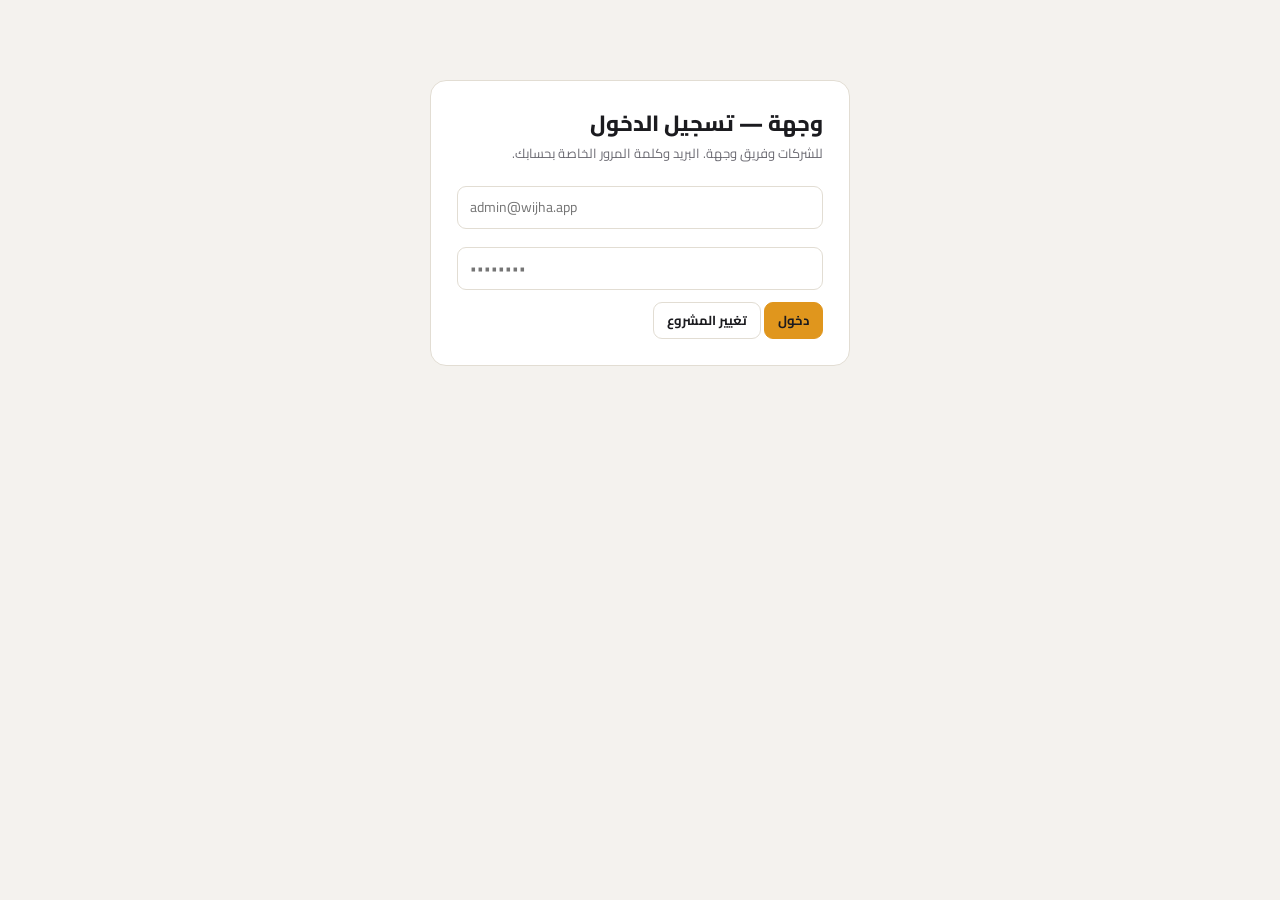
<file: admin.html>
<!DOCTYPE html>
<html lang="ar" dir="rtl">
<head>
<meta charset="UTF-8">
<meta name="viewport" content="width=device-width, initial-scale=1">
<title>Wijha — Command Centre</title>
<link href="https://fonts.googleapis.com/css2?family=DM+Sans:opsz,wght@9..40,400;9..40,500;9..40,600;9..40,700;9..40,800&family=IBM+Plex+Mono:wght@400;500&family=Cairo:wght@400;600;700;800&display=swap" rel="stylesheet">
<style>
:root{--bg:#f4f2ee;--surface:#fff;--line:#e2ddd3;--ink:#1b1b1f;--muted:#6b6a72;--dim:#9a979f;--amber:#e0961d;--amber-ink:#8a5a05;--amber-soft:#fff4dd;--green:#1f8a5b;--green-soft:#e6f5ec;--red:#c23b3b;--red-soft:#fdeaea;--blue:#3b6ea8;--blue-soft:#e8f0fa;--dark:#1f1e22;--ar:'Cairo',sans-serif;--sans:'DM Sans',sans-serif;--mono:'IBM Plex Mono',monospace}
*{box-sizing:border-box;margin:0;padding:0}
body{font-family:var(--ar);background:var(--bg);color:var(--ink);font-size:14px;line-height:1.5;-webkit-font-smoothing:antialiased}
button{font:inherit;cursor:pointer;border:0;background:none;color:inherit} input,select,textarea{font:inherit;color:inherit}
a{color:inherit;text-decoration:none}
.mono{font-family:var(--mono);font-size:12px;direction:ltr;unicode-bidi:isolate}
.hidden{display:none!important}
.dim{color:var(--dim)}
/* shell */
.shell{display:grid;grid-template-columns:230px 1fr;min-height:100vh}
.side{background:var(--dark);color:#e9e5dc;padding:18px 14px;position:sticky;top:0;height:100vh;display:flex;flex-direction:column;gap:6px}
.brand{font-size:20px;font-weight:800;padding:6px 10px 14px}.brand span{color:var(--amber);font-family:var(--sans);font-size:12px}
.nav a{display:flex;justify-content:space-between;align-items:center;padding:9px 12px;border-radius:9px;font-weight:700;color:#c9c4b8}
.nav a.on,.nav a:hover{background:#2e2d33;color:#fff}
.nav .n{font-family:var(--mono);font-size:11px;background:#3a393f;padding:1px 7px;border-radius:999px}
.nav .n.hot{background:var(--amber);color:#1b1b1f}
.who{margin-top:auto;font-size:12px;color:#9b978f;padding:10px 12px;border-top:1px solid #35343a}
.who b{display:block;color:#fff}
.main{padding:22px 26px 80px;min-width:0}
h1{font-size:22px;font-weight:800;margin-bottom:4px} h2{font-size:15px;font-weight:800;margin:18px 0 10px}
.sub{color:var(--muted);font-size:13px;margin-bottom:16px}
/* controls */
.btn{display:inline-flex;align-items:center;gap:6px;padding:8px 13px;border-radius:9px;font-weight:700;font-size:13px;white-space:nowrap;border:1px solid var(--line);background:var(--surface)}
.btn:hover{border-color:var(--ink)} .btn.pri{background:var(--amber);border-color:var(--amber)} .btn.pri:hover{background:#c8850f}
.btn.danger{color:var(--red);border-color:var(--red-soft);background:var(--red-soft)} .btn.ok{color:var(--green);background:var(--green-soft);border-color:transparent}
.btn.sm{padding:4px 9px;font-size:12px} .btn:disabled{opacity:.5;cursor:default}
.bar{display:flex;gap:8px;flex-wrap:wrap;align-items:center;margin:0 0 14px}
.bar input,.bar select{border:1px solid var(--line);border-radius:9px;padding:8px 11px;background:var(--surface);font-size:13px;outline:none}
.bar input:focus{border-color:var(--amber)} .bar .grow{flex:1;min-width:200px}
.pill{display:inline-block;font-size:11px;font-weight:800;padding:2px 9px;border-radius:999px;background:var(--bg);color:var(--muted);border:1px solid var(--line)}
.pill.ok{background:var(--green-soft);color:var(--green);border-color:transparent}.pill.warn{background:var(--amber-soft);color:var(--amber-ink);border-color:transparent}
.pill.bad{background:var(--red-soft);color:var(--red);border-color:transparent}.pill.info{background:var(--blue-soft);color:var(--blue);border-color:transparent}
/* kpis */
.kpis{display:grid;grid-template-columns:repeat(auto-fill,minmax(160px,1fr));gap:10px;margin-bottom:18px}
.kpi{background:var(--surface);border:1px solid var(--line);border-radius:12px;padding:12px 14px}
.kpi b{font-size:24px;font-weight:800;font-family:var(--sans);display:block;line-height:1.1}.kpi small{color:var(--muted);font-size:12px}
.kpi.warn{border-color:var(--amber)} .kpi.bad{border-color:var(--red)}
/* table */
.tw{background:var(--surface);border:1px solid var(--line);border-radius:12px;overflow:auto}
table{width:100%;border-collapse:collapse;font-size:13px;min-width:900px}
th{text-align:start;font-size:10.5px;letter-spacing:.06em;text-transform:uppercase;color:var(--dim);padding:9px 10px;border-bottom:1px solid var(--line);white-space:nowrap;position:sticky;top:0;background:var(--surface)}
td{padding:8px 10px;border-bottom:1px solid var(--line);vertical-align:middle}
tr:last-child td{border-bottom:0} tbody tr:hover{background:#faf7f0}
td small{display:block;color:var(--muted);font-size:11px} td .acts{display:flex;gap:4px;justify-content:flex-end}
.num{font-family:var(--mono);font-size:12px;direction:ltr;text-align:end}
tr.sel{background:var(--amber-soft)}
/* modal */
.ov{position:fixed;inset:0;background:rgba(27,27,31,.5);display:grid;place-items:center;z-index:50;padding:20px}
.md{background:var(--surface);border-radius:16px;width:min(880px,100%);max-height:92vh;overflow:auto;box-shadow:0 30px 80px -30px rgba(0,0,0,.6)}
.md .hd{display:flex;justify-content:space-between;align-items:center;padding:16px 20px;border-bottom:1px solid var(--line);position:sticky;top:0;background:var(--surface)}
.md .hd b{font-size:16px} .md .bd{padding:18px 20px} .md .ft{display:flex;gap:8px;justify-content:flex-end;padding:14px 20px;border-top:1px solid var(--line);position:sticky;bottom:0;background:var(--surface)}
.form{display:grid;grid-template-columns:repeat(auto-fill,minmax(230px,1fr));gap:10px 12px}
.form label{display:block;font-size:11.5px;font-weight:700;color:var(--muted)}
.form input,.form select,.form textarea{display:block;width:100%;border:1px solid var(--line);border-radius:8px;padding:8px 10px;margin-top:4px;font-size:13px;background:var(--bg);outline:none}
.form input:focus,.form select:focus,.form textarea:focus{border-color:var(--amber);background:var(--surface)}
.form .w2{grid-column:span 2} .form .w3{grid-column:1/-1} .form textarea{min-height:70px;resize:vertical}
.form .sec{grid-column:1/-1;font-size:11px;letter-spacing:.08em;text-transform:uppercase;color:var(--amber-ink);font-family:var(--mono);margin-top:8px;padding-top:8px;border-top:1px dashed var(--line)}
.err{background:var(--red-soft);color:var(--red);padding:10px 12px;border-radius:9px;font-size:13px;margin-top:10px;white-space:pre-wrap;font-family:var(--mono);direction:ltr;text-align:start}
.note{font-size:12px;color:var(--muted);margin-top:8px}
/* login */
.login{max-width:420px;margin:80px auto;background:var(--surface);border:1px solid var(--line);border-radius:16px;padding:26px}
.login input{width:100%;border:1px solid var(--line);border-radius:9px;padding:10px 12px;margin:6px 0 12px;font-size:14px;direction:ltr}
/* chat */
.chatgrid{display:grid;grid-template-columns:320px 1fr;gap:12px;height:calc(100vh - 160px)}
.tlist{background:var(--surface);border:1px solid var(--line);border-radius:12px;overflow:auto}
.titem{padding:10px 12px;border-bottom:1px solid var(--line);cursor:pointer;display:flex;justify-content:space-between;gap:8px}
.titem.on{background:var(--amber-soft)} .titem b{display:block;font-size:13px} .titem small{display:block;color:var(--muted);font-size:11px}
.cwin{background:var(--surface);border:1px solid var(--line);border-radius:12px;display:flex;flex-direction:column}
.cbody{flex:1;overflow:auto;padding:14px;display:flex;flex-direction:column;gap:6px;background:var(--bg)}
.msg{max-width:74%;padding:8px 12px;border-radius:12px;font-size:13px}
.msg.client{background:var(--surface);border:1px solid var(--line);align-self:flex-start}.msg.company{background:var(--amber-soft);align-self:flex-end}.msg.admin{background:var(--blue-soft);align-self:flex-end}
.msg.blocked{opacity:.6;border:1px dashed var(--red)} .msg time{display:block;font-size:10px;color:var(--dim);font-family:var(--mono);margin-top:2px}
.cfoot{display:flex;gap:8px;padding:10px;border-top:1px solid var(--line)} .cfoot input{flex:1;border:1px solid var(--line);border-radius:9px;padding:9px 11px}
.toast{position:fixed;bottom:22px;inset-inline-end:22px;background:var(--dark);color:#fff;padding:11px 16px;border-radius:10px;font-weight:700;z-index:99;max-width:360px;font-size:13px}
.toast.bad{background:var(--red)}
.tabs{display:flex;gap:6px;margin-bottom:12px}.tabs button{padding:7px 12px;border-radius:999px;border:1px solid var(--line);background:var(--surface);font-weight:700;font-size:12.5px;color:var(--muted)}.tabs button.on{background:var(--amber-soft);border-color:var(--amber);color:var(--amber-ink)}
.chip{display:inline-block;padding:2px 8px;border-radius:999px;background:var(--bg);border:1px solid var(--line);font-size:11px;margin:2px 2px 0 0}
pre.json{background:var(--bg);border:1px solid var(--line);border-radius:9px;padding:10px;font-size:11px;direction:ltr;text-align:start;overflow:auto;max-height:260px}
@media(max-width:900px){.shell{grid-template-columns:1fr}.side{position:sticky;top:0;z-index:30;height:auto;flex-direction:row;flex-wrap:nowrap;overflow-x:auto;white-space:nowrap;padding:10px;gap:4px;align-items:center}.nav{display:flex;flex-direction:row;gap:4px}.nav a{flex:0 0 auto}.who{margin:0;border:0;flex:0 0 auto}.who{padding:0 6px;white-space:nowrap}.who b,.who .pill,.who>div{display:none}.brand{flex:0 0 auto;margin:0 6px}.chatgrid{grid-template-columns:1fr;height:auto}}
.drop{display:flex;flex-direction:column;align-items:center;gap:6px;border:2px dashed var(--line,#ddd);border-radius:16px;padding:34px 16px;cursor:pointer;text-align:center;background:#fffdf8}
.drop.over,.drop:hover{border-color:#e0961d;background:#fff4dd}
.btn.danger{background:#fdeaea;color:#c23b3b}
body.focus .side{display:none}body.focus .shell{grid-template-columns:1fr}body.focus .shell>main,body.focus .main{display:none}
</style>
<script src="blocks/core.js"></script>
<script>window.Wijha=window.Wijha||{block(){},host(){},html(){return ''},mount(){},use(){return null},status(){return {}}};</script>
<script defer src="blocks/admin-faq.js"></script>
<script defer src="blocks/admin-photos.js"></script>
<script defer src="blocks/admin-freshness.js"></script>
<script defer src="blocks/vault-intake.js"></script>
<script defer src="blocks/offer-review.js"></script>
</head>
<body>
<div id="root"></div>
<script>
/* ── shared country data: ISO2, Arabic, English, dial code ── */
const COUNTRIES=[
['EG','مصر','Egypt','+20'],['SA','السعودية','Saudi Arabia','+966'],['AE','الإمارات','UAE','+971'],
['KW','الكويت','Kuwait','+965'],['QA','قطر','Qatar','+974'],['BH','البحرين','Bahrain','+973'],
['OM','عُمان','Oman','+968'],['JO','الأردن','Jordan','+962'],['LB','لبنان','Lebanon','+961'],
['SY','سوريا','Syria','+963'],['IQ','العراق','Iraq','+964'],['PS','فلسطين','Palestine','+970'],
['YE','اليمن','Yemen','+967'],['SD','السودان','Sudan','+249'],['LY','ليبيا','Libya','+218'],
['TN','تونس','Tunisia','+216'],['DZ','الجزائر','Algeria','+213'],['MA','المغرب','Morocco','+212'],
['TR','تركيا','Türkiye','+90'],['GB','بريطانيا','United Kingdom','+44'],['US','الولايات المتحدة','United States','+1'],
['CA','كندا','Canada','+1'],['AU','أستراليا','Australia','+61'],['NZ','نيوزيلندا','New Zealand','+64'],
['DE','ألمانيا','Germany','+49'],['FR','فرنسا','France','+33'],['IT','إيطاليا','Italy','+39'],
['ES','إسبانيا','Spain','+34'],['PT','البرتغال','Portugal','+351'],['NL','هولندا','Netherlands','+31'],
['BE','بلجيكا','Belgium','+32'],['CH','سويسرا','Switzerland','+41'],['AT','النمسا','Austria','+43'],
['GR','اليونان','Greece','+30'],['SE','السويد','Sweden','+46'],['NO','النرويج','Norway','+47'],
['DK','الدنمارك','Denmark','+45'],['FI','فنلندا','Finland','+358'],['IS','آيسلندا','Iceland','+354'],
['IE','أيرلندا','Ireland','+353'],['PL','بولندا','Poland','+48'],['CZ','التشيك','Czechia','+420'],
['HU','المجر','Hungary','+36'],['RO','رومانيا','Romania','+40'],['RU','روسيا','Russia','+7'],
['UA','أوكرانيا','Ukraine','+380'],['CN','الصين','China','+86'],['JP','اليابان','Japan','+81'],
['KR','كوريا الجنوبية','South Korea','+82'],['IN','الهند','India','+91'],['PK','باكستان','Pakistan','+92'],
['BD','بنجلاديش','Bangladesh','+880'],['ID','إندونيسيا','Indonesia','+62'],['MY','ماليزيا','Malaysia','+60'],
['SG','سنغافورة','Singapore','+65'],['TH','تايلاند','Thailand','+66'],['PH','الفلبين','Philippines','+63'],
['VN','فيتنام','Vietnam','+84'],['AZ','أذربيجان','Azerbaijan','+994'],['GE','جورجيا','Georgia','+995'],
['KZ','كازاخستان','Kazakhstan','+7'],['ZA','جنوب أفريقيا','South Africa','+27'],['KE','كينيا','Kenya','+254'],
['NG','نيجيريا','Nigeria','+234'],['ET','إثيوبيا','Ethiopia','+251'],['TZ','تنزانيا','Tanzania','+255'],
['BR','البرازيل','Brazil','+55'],['AR','الأرجنتين','Argentina','+54'],['MX','المكسيك','Mexico','+52'],
['CL','تشيلي','Chile','+56'],['MV','المالديف','Maldives','+960'],['LK','سريلانكا','Sri Lanka','+94'],
['NP','نيبال','Nepal','+977'],['CY','قبرص','Cyprus','+357'],['MT','مالطا','Malta','+356']];
/* visa "countries" include the Schengen area as one entry, because that is how travellers hold it */
const VISA_TARGETS=[['SCH','شنغن (أوروبا)','Schengen (Europe)'],['GB','بريطانيا','United Kingdom'],
['US','الولايات المتحدة','United States'],['CA','كندا','Canada'],['AU','أستراليا','Australia'],
['NZ','نيوزيلندا','New Zealand'],['JP','اليابان','Japan'],['KR','كوريا الجنوبية','South Korea'],
['CN','الصين','China'],['IN','الهند','India'],['TR','تركيا','Türkiye'],['RU','روسيا','Russia'],
['SA','السعودية','Saudi Arabia'],['AE','الإمارات','UAE'],['QA','قطر','Qatar'],['KW','الكويت','Kuwait'],
['BH','البحرين','Bahrain'],['OM','عُمان','Oman'],['JO','الأردن','Jordan'],['MA','المغرب','Morocco'],
['ZA','جنوب أفريقيا','South Africa'],['BR','البرازيل','Brazil'],['MX','المكسيك','Mexico'],
['SG','سنغافورة','Singapore'],['MY','ماليزيا','Malaysia'],['TH','تايلاند','Thailand'],
['ID','إندونيسيا','Indonesia'],['AZ','أذربيجان','Azerbaijan'],['GE','جورجيا','Georgia'],
['OTHER','أخرى','Other']];
const AGE_RANGES=[['18-24','١٨ – ٢٤','18 – 24'],['25-34','٢٥ – ٣٤','25 – 34'],['35-44','٣٥ – ٤٤','35 – 44'],
['45-54','٤٥ – ٥٤','45 – 54'],['55-64','٥٥ – ٦٤','55 – 64'],['65+','٦٥ فأكثر','65+']];
const cName=(c,L)=>{const r=COUNTRIES.find(x=>x[0]===c)||VISA_TARGETS.find(x=>x[0]===c);return r?(L==='ar'?r[1]:r[2]):(c||'—')};

/* ═══════════ state ═══════════ */
const ADMIN_ROLES=['admin','wijha_admin'], CO_ROLES=['company','company_admin','company_staff'];
const isAdminRole=r=>ADMIN_ROLES.includes(r), isCoRole=r=>CO_ROLES.includes(r);
/* Wijha scout = inspector / sales person: adds offers for ANY company, everything goes to admin review */
const isScout=r=>r==='wijha_scout', anyCo=r=>isAdminRole(r)||isScout(r);
const myRole=()=>(S.roles||[]).find(r=>r.key===S.me?.wijha_role_key);
const perm=a=>{const r=myRole(); if(!r) return isAdminRole(S.me?.role)?'full':isScout(S.me?.role)?(a==='offers'?'edit':a==='companies'?'view':'none'):(a==='clients'?'none':a==='offers'?'edit':'view'); return (r.permissions||{})[a]||'none'};
const can=(a,lvl='view')=>{const p=perm(a); return p==='full'||(p==='edit'&&lvl!=='full')||(p==='view'&&lvl==='view')};
/* public project URL + public anon key (safe to publish; access is enforced by database rules). Never put the service-role key here. */
const DEFAULT_URL='https://ejxndvelxocklapmiuvu.supabase.co', DEFAULT_KEY='eyJhbGciOiJIUzI1NiIsInR5cCI6IkpXVCJ9.eyJpc3MiOiJzdXBhYmFzZSIsInJlZiI6ImVqeG5kdmVseG9ja2xhcG1pdXZ1Iiwicm9sZSI6ImFub24iLCJpYXQiOjE3ODc0ODIyNjMsImV4cCI6MjEwMzA1ODI2M30.mJbyBJDSDDxop3R5RXNx-s2xmRKuHKZa_6_1tC_7TJw';
const S={url:localStorage.getItem('wijha_url')||DEFAULT_URL,key:localStorage.getItem('wijha_key')||DEFAULT_KEY,
 tok:(function(){ try{ const q=new URLSearchParams(location.search); if(q.get('edit')){ const s=JSON.parse(localStorage.getItem('wijha_auth')||'null'); if(s&&s.access_token){ localStorage.setItem('wijha_admin_tok',JSON.stringify(s)); return s; } } }catch(e){} return JSON.parse(localStorage.getItem('wijha_admin_tok')||'null'); })(),FOCUS:/[?&]edit=/.test(location.search),me:null,view:'overview',
 offers:[],companies:[],profiles:[],imports:[],threads:[],events:[],terms:[],filter:{q:'',cat:'',status:'',co:'',svc:''},sel:new Set(),thread:null,msgs:[]};
const esc=s=>String(s??'').replace(/[&<>"']/g,c=>({'&':'&amp;','<':'&lt;','>':'&gt;','"':'&quot;',"'":'&#39;'}[c]));
/* file extension / folder helpers: never trust a file name; every upload goes in the uploader's own folder */
const safeExt=(f,d)=>((f.name.split('.').pop()||d).toLowerCase().replace(/[^a-z0-9]/g,'').slice(0,5))||d;
const upFolder=cid=>anyCo(S.me?.role)?(cid||'admin'):S.me.company_id;
const nf=n=>n==null?'—':Number(n).toLocaleString('en-US');
const FX={EGP:1,EUR:57.5,USD:48.6,GBP:66,SAR:13.4};
const CATL={tours:'رحلة خارجية',hajj:'حج',umrah:'عمرة'};
const root=document.getElementById('root');
function toast(m,bad){const d=document.createElement('div');d.className='toast'+(bad?' bad':'');d.textContent=m;document.body.appendChild(d);setTimeout(()=>d.remove(),3600)}

/* ═══════════ API (plain fetch, JWT bearer) ═══════════ */
const H=()=>({apikey:S.key,'Content-Type':'application/json',Authorization:'Bearer '+(S.tok?.access_token||S.key)});
async function api(path,opt={}){
 const r=await fetch(S.url+'/rest/v1/'+path,{...opt,headers:{...H(),...(opt.headers||{})}});
 if(r.status===401&&S.tok?.refresh_token&&!opt._retried){ await refresh(); return api(path,{...opt,_retried:true}); }
 const t=await r.text(); let b; try{b=t?JSON.parse(t):null}catch{b=t}
 if(!r.ok) throw new Error(typeof b==='object'&&b?(b.message||b.hint||JSON.stringify(b)):(t||('HTTP '+r.status)));
 return b;
}
const get=p=>api(p);
const post=(p,body,prefer='return=representation')=>api(p,{method:'POST',body:JSON.stringify(body),headers:{Prefer:prefer}});
const patch=(p,body)=>api(p,{method:'PATCH',body:JSON.stringify(body),headers:{Prefer:'return=representation'}});
async function del(p){
 const r = await api(p,{method:'DELETE',headers:{Prefer:'return=representation'}});
 if (Array.isArray(r) && r.length===0)
   throw new Error('لم يُحذف شيء — على الأرجح لا تملك صلاحية حذف هذا العنصر (تحقّق من صلاحيات RLS لحسابك).');
 return r;
}
const rpc=(fn,args)=>api('rpc/'+fn,{method:'POST',body:JSON.stringify(args||{})});
async function login(email,password){
 const r=await fetch(S.url+'/auth/v1/token?grant_type=password',{method:'POST',headers:{apikey:S.key,'Content-Type':'application/json'},body:JSON.stringify({email,password})});
 const b=await r.json(); if(!r.ok) throw new Error(b.error_description||b.msg||b.error||'login failed');
 S.tok=b; localStorage.setItem('wijha_admin_tok',JSON.stringify(b));
}
let _refreshing=null;
function refresh(){
 /* one refresh at a time: refresh tokens are single-use, two parallel calls would log the user out */
 return _refreshing||(_refreshing=(async()=>{
  try{ const r=await fetch(S.url+'/auth/v1/token?grant_type=refresh_token',{method:'POST',headers:{apikey:S.key,'Content-Type':'application/json'},body:JSON.stringify({refresh_token:S.tok.refresh_token})});
   const b=await r.json(); if(!r.ok){logout();throw new Error('انتهت الجلسة — سجّل الدخول من جديد')} S.tok=b; localStorage.setItem('wijha_admin_tok',JSON.stringify(b));
  } finally { _refreshing=null }
 })());
}
/* a token that is valid for at least 60 more seconds — use for every direct fetch (uploads, functions, signed links) */
async function freshToken(){
 try{ const exp=JSON.parse(atob(S.tok.access_token.split('.')[1].replace(/-/g,'+').replace(/_/g,'/'))).exp;
  if(!exp||exp*1000-Date.now()<60000) await refresh(); }catch(e){ if(S.tok?.refresh_token) await refresh(); }
 return S.tok?.access_token||'';
}
function logout(){S.tok=null;S.me=null;localStorage.removeItem('wijha_admin_tok');render()}

/* ═══════════ boot ═══════════ */
async function boot(){
 if(!S.url||!S.key||!S.tok){render();return}
 try{ const p=await get('profiles?select=*&id=eq.'+S.tok.user.id); S.me=p[0]||null;
  if(!S.me||!(isAdminRole(S.me.role)||isCoRole(S.me.role)||isScout(S.me.role))){ render(`<div class="login"><h1>ليس حساب مدير أو شركة</h1><p class="sub">هذا الحساب (${esc(S.tok.user.email)}) دوره <b>${esc(S.me?.role||'—')}</b>. اطلب من مدير وجهة منحك الصلاحية المناسبة.</p><button class="btn" onclick="logout()">خروج</button></div>`); return; }
   if(S.FOCUS) document.body.classList.add('focus');
   await loadAll(); render();
  /* deep link from the preview page: admin.html?edit=<offer_id> opens that offer in the editor (id shape checked, param removed afterwards) */
  try{ const q=new URLSearchParams(location.search).get('edit');
   if(q){ const u=new URL(location.href); u.searchParams.delete('edit'); history.replaceState(null,'',u.pathname+u.search+u.hash);
    if(/^[A-Za-z0-9_-]{1,64}$/.test(q)) await editOffer(q); } }catch(e){ console.warn('[admin] edit deep link',e.message); }
 }catch(e){ toast(e.message,true); render(); }
}
const LERR=[];
/* a failed load is reported, never turned into a silent empty list (audit F2) */
const safe=(name,path,adminOnly)=>get(path).catch(e=>{ console.warn('[admin] load',name,e.message); if(!adminOnly||isAdminRole(S.me?.role)) LERR.push(name+': '+String(e.message||'').slice(0,90)); return []; });
async function loadAll(){
 LERR.length=0;
 const R=await Promise.all([
  get('admin_offers?select=*&order=updated_at.desc.nullslast').catch(()=>get('offers?select=*&order=updated_at.desc.nullslast')),
  get('companies?select=*&order=name_ar'),
  get('profiles?select=*&order=created_at.desc'),
  safe('wijha_imports','wijha_imports?select=*&order=created_at.desc'),
  safe('wijha_threads','wijha_threads?select=*&order=last_message_at.desc'),
  safe('offer_events','offer_events?select=kind,offer_id,company_id,at&order=at.desc&limit=2000'),
  safe('search_terms','search_terms?select=term,at&order=at.desc&limit=1000',true),
  safe('wijha_roles','wijha_roles?select=*&order=scope,rank'),
  safe('wijha_employment','wijha_employment?select=*&order=started_on.desc'),
  safe('wijha_supplier_items','wijha_supplier_items?select=*&order=created_at.desc'),
  safe('wijha_emails','wijha_emails?select=*&order=created_at.desc&limit=100')]);
 const [o,c,p,i,t,ev,st]=R;
 Object.assign(S,{offers:o,companies:c,profiles:p,imports:i,threads:t,events:ev,terms:st,
   roles:R[7]||[],employment:R[8]||[],suppliers:R[9]||[],emails:R[10]||[]});
 if(LERR.length) toast('تعذّر تحميل: '+LERR.join(' | '),true);
}
/* Arabic labels for raw keys shown in the editor (audit F23) */
const LBL={
 status:{draft:'مسودة',pending_review:'بانتظار المراجعة',published:'منشور',rejected:'مرفوض',archived:'مؤرشف'},
 visibility:{public:'عام',link:'برابط فقط',internal:'داخلي'},
 category:{tours:'رحلة خارجية',hajj:'حج',umrah:'عمرة'},
 detail:{full:'كامل',outline:'مخطط أولي'},
 kind:{include:'يشمل',exclude:'لا يشمل',addon:'إضافة اختيارية'},
 icat:{transfer:'انتقالات',flight:'طيران',sight:'معالم',activity:'أنشطة',meal:'وجبات',hotel:'إقامة',free:'وقت حر',shop:'تسوق',rites:'مناسك',optional:'اختياري',guide:'مرشد',visa:'تأشيرة',tax:'ضرائب',personal:'شخصي'},
 note:{visa_doc:'مستند تأشيرة',note:'ملاحظة',cancel:'شرط إلغاء',payment:'دفع'}};
const optList=(vals,cur,map)=>{ const a=vals.map(k=>`<option value="${esc(k)}" ${cur===k?'selected':''}>${esc((map&&map[k])||k)}</option>`);
 if(cur&&!vals.includes(cur)) a.push(`<option value="${esc(cur)}" selected>${esc((map&&map[cur])||cur)}</option>`); return a.join(''); };
const coStatusOf=r=>r==='approved'?'approved':r==='rejected'?'rejected':'pending';
/* companies.status drives public visibility, wijha_review is what the console edits: keep them in step (audit F1).
   If the database enum has no 'rejected' label the row falls back to 'pending', which is equally hidden from the public. */
async function writeCo(id,f){
 const run=x=>id?patch('companies?id=eq.'+id,x):post('companies',x);
 try{ return await run(f); }
 catch(e){ if(f.status==='rejected'&&/enum|invalid input value/i.test(e.message||'')) return run({...f,status:'pending'}); throw e; } }
const co=id=>S.companies.find(c=>c.id===id);
const coN=id=>co(id)?.name_ar||co(id)?.name_en||'—';
const egp=o=>{const v=o.price_quad??o.price_double??o.price_triple??o.price_single;return v==null?null:Math.round(v*(FX[o.currency]||1))+Number(o.egp_addon||0)};

/* ═══════════ render ═══════════ */
function render(custom){
 if(custom){root.innerHTML=custom;return}
 if(!S.url||!S.key){root.innerHTML=`<div class="login"><h1>الاتصال</h1><p class="sub">رابط المشروع ومفتاح anon public — نفس القيم المستخدمة في الموقع.</p>
  <input id="u" placeholder="https://xxxx.supabase.co" value="${esc(S.url)}"><input id="k" placeholder="anon key" value="${esc(S.key)}">
  <button class="btn pri" onclick="S.url=u.value.trim().replace(/\\/$/,'');S.key=k.value.trim();localStorage.setItem('wijha_url',S.url);localStorage.setItem('wijha_key',S.key);render()">حفظ</button></div>`;return}
 if(!S.tok||!S.me){root.innerHTML=`<div class="login"><h1>وجهة — تسجيل الدخول</h1><p class="sub">للشركات وفريق وجهة. البريد وكلمة المرور الخاصة بحسابك.</p>
  <input id="e" type="email" placeholder="admin@wijha.app"><input id="p" type="password" placeholder="••••••••" onkeydown="if(event.key==='Enter')doLogin()">
  <button class="btn pri" onclick="doLogin()">دخول</button> <button class="btn" onclick="S.url='';render()">تغيير المشروع</button><div id="lerr"></div>
  <p class="note" hidden>لا يوجد مدير بعد؟ أنشئ المستخدم في Supabase ثم شغّل <span class="mono">update profiles set role='admin' where email='…';</span></p></div>`;return}
 const unread=S.threads.reduce((a,t)=>a+(t.company_unread||0),0), pend=S.companies.filter(c=>(c.wijha_review||'pending')==='pending').length, queued=S.imports.filter(i=>['queued','review','fetching'].includes(i.status)).length;
 const isAdmin=isAdminRole(S.me.role);
 /* the menu is built from the signed-in role's permissions, so each role
    genuinely sees a different console rather than the same one greyed out */
 const ALL=[
  ['overview','نظرة عامة','', 'offers'],
  ['offers', isAdmin?'الرحلات':isScout(S.me.role)?'العروض التي أضفتها':'رحلاتي', S.offers.length, 'offers'],
  ['intake','إضافة عرض', queued, 'offers'],
  ['companies', isAdmin||isScout(S.me.role)?'الشركات':'بيانات الشركة', isAdmin?(pend?pend+' ⚠':S.companies.length):'', 'companies'],
  ['team', isAdmin?'الفريق والصلاحيات':'فريق الشركة', isAdmin?(S.profiles||[]).length:'', 'team'],
  ['suppliers','مكتبة الموردين',(S.suppliers||[]).length, 'suppliers'],
  ['emails','البريد',(S.emails||[]).filter(e=>e.status==='queued').length, 'emails'],
  ['users','العملاء',(S.profiles||[]).filter(p=>p.role==='client').length, 'clients'],
  ['chats','المحادثات', unread, 'chats'],
  ['insights','الطلب والبحث','', 'finance']];
 let nav=ALL.filter(([k,l,n,area])=>{
   if(isScout(S.me.role)) return ['offers','intake','companies'].includes(k);
   if(k==='overview') return isAdmin;
   if(k==='intake')   return can('offers','edit');
   if(k==='team')     return can('team','view');
   return can(area,'view');
 }).map(([k,l,n])=>[k,l,n]);
 if(!nav.length) nav=[['offers','رحلاتي',S.offers.length]];
 if(!isAdmin&&!nav.some(n=>n[0]===S.view)) S.view='offers';
 root.innerHTML=`<div class="shell"><aside class="side"><div class="brand">وجهة <span>${isAdminRole(S.me.role)?'COMMAND CENTRE':isScout(S.me.role)?'WIJHA SCOUT':'COMPANY CONSOLE'}</span></div>
  <nav class="nav">${nav.map(([k,l,n])=>`<a href="#" class="${S.view===k?'on':''}" onclick="S.view='${k}';S.sel.clear();render();return false">${l}${n!==''?`<span class="n ${(k==='chats'&&unread)||(k==='companies'&&pend)||(k==='imports'&&queued)?'hot':''}">${n}</span>`:''}</a>`).join('')}</nav>
  <div class="who"><b>${esc(S.me.name||S.me.email)}</b>
  <span class="pill" style="background:#3a393f;color:#e9e5dc;border:0">${esc(myRole()?.name_ar||S.me.role)}</span>
  ${myRole()?`<div style="font-size:10.5px;line-height:1.5;margin:6px 0;color:#9b978f">${esc(myRole().description_ar||'')}</div>`:''}
  ${esc(coN(S.me.company_id)||'وجهة')} · <button onclick="loadAll().then(render)" style="text-decoration:underline">تحديث</button> · <button onclick="logout()" style="text-decoration:underline">خروج</button><br><a href="./index.html" target="_blank" rel="noopener" style="text-decoration:underline">فتح الموقع ↗</a></div></aside>
  <main class="main">${({overview,offers:offersV,companies:companiesV,users:usersV,intake:intakeV,chats:chatsV,insights,team:teamV,suppliers:suppliersV,emails:emailsV})[S.view]()}</main></div>`;
 if(S.view==='chats'&&S.thread) loadMsgs();
}
async function doLogin(){try{await login(e.value.trim(),p.value);await boot()}catch(er){document.getElementById('lerr').innerHTML='<div class="err">'+esc(er.message)+'</div>'}}

/* ═══════════ OVERVIEW ═══════════ */
function overview(){
 const by={}; S.offers.forEach(o=>{const k=o.category+'|'+o.status;by[k]=(by[k]||0)+1});
 const cats=['tours','hajj','umrah']; const statuses=[...new Set(S.offers.map(o=>o.status))];
 const pubStatus='published';
 const toursNotPub=S.offers.filter(o=>o.category==='tours'&&o.status!==pubStatus).length;
 const noProg=S.offers.filter(o=>o.stage_count==0).length, noPrice=S.offers.filter(o=>egp(o)==null).length;
 const weekEv=S.events.filter(e=>new Date(e.at)>Date.now()-7*864e5);
 return `<h1>نظرة عامة</h1><p class="sub">ما هو موجود فعلاً في قاعدة البيانات — بكل الحالات، وليس فقط المنشور.</p>
 ${(()=>{const rq=S.offers.filter(o=>o.review_state==='pending'||o.status==='pending_review').length, iq=S.imports.filter(i=>i.status==='queued').length;
   return (rq||iq)?`<div class="note-box" style="display:flex;gap:10px;align-items:center;flex-wrap:wrap;background:var(--amber-soft,#fff4dd);border-radius:12px;padding:12px 16px;margin:12px 0"><b>⏳ بانتظار المراجعة:</b>
   ${rq?`<button class="btn sm pri" onclick="S.view='offers';S.filter.status='pending_review';render()">${rq} عرض</button>`:''}
   ${iq?`<button class="btn sm" onclick="S.view='intake';render()">${iq} ملف مرفوع بانتظار التحويل إلى عرض</button>`:''}</div>`:''})()}
 <div class="kpis">
  <div class="kpi"><b>${S.offers.length}</b><small>إجمالي العروض</small></div>
  ${cats.map(c=>`<div class="kpi"><b>${S.offers.filter(o=>o.category===c).length}</b><small>${CATL[c]}</small></div>`).join('')}
  <div class="kpi"><b>${S.companies.length}</b><small>شركة</small></div>
  <div class="kpi"><b>${S.profiles.length}</b><small>مستخدم (${S.profiles.filter(p=>p.role==='client').length} عميل / ${S.profiles.filter(p=>p.role==='company').length} شركة)</small></div>
  <div class="kpi ${toursNotPub?'bad':''}"><b>${toursNotPub}</b><small>رحلة خارجية غير منشورة</small></div>
  <div class="kpi ${noProg?'warn':''}"><b>${noProg}</b><small>عرض بدون برنامج</small></div>
  <div class="kpi ${noPrice?'warn':''}"><b>${noPrice}</b><small>عرض بدون سعر</small></div>
  <div class="kpi"><b>${weekEv.filter(e=>e.kind==='enquiry').length}</b><small>استفسار آخر ٧ أيام</small></div>
 </div>
 <h2>الحالة × النوع</h2><div class="tw"><table style="min-width:0"><thead><tr><th>النوع</th>${statuses.map(s=>`<th>${esc(s)}</th>`).join('')}<th></th></tr></thead><tbody>
 ${cats.map(c=>`<tr><td><b>${CATL[c]}</b></td>${statuses.map(s=>`<td class="num">${by[c+'|'+s]||0}</td>`).join('')}
   <td class="acts">${S.offers.some(o=>o.category===c&&o.status!==pubStatus)?`<button class="btn sm ok" onclick="bulkStatus('${c}','${esc(pubStatus)}')">نشر الكل كـ ${esc(pubStatus)}</button>`:''}</td></tr>`).join('')}
 </tbody></table></div>
 <p class="note">الحالة المعتبرة "منشورة" هنا هي <b>${esc(pubStatus)}</b> — الأكثر استخداماً بين عروض الحج والعمرة. الموقع يعرض فقط ما يحمل هذه الحالة.</p>
 ${toursNotPub?`<div class="err" style="direction:rtl;text-align:start;font-family:var(--ar)">⚠️ ${toursNotPub} رحلة خارجية بحالة مختلفة — لهذا لا تظهر على الموقع. اضغط "نشر الكل" أعلاه.</div>`:''}
 <h2>آخر التحديثات</h2><div class="tw"><table><thead><tr><th>الرحلة</th><th>الشركة</th><th>الحالة</th><th>EGP</th><th>آخر تعديل</th></tr></thead><tbody>
 ${S.offers.slice(0,8).map(o=>`<tr onclick="editOffer('${o.id}')" style="cursor:pointer"><td><b>${esc(o.title_ar)}</b><small>${CATL[o.category]} · ${esc(o.sub_category||'')}</small></td><td>${esc(coN(o.company_id))}</td><td><span class="pill ${o.status===pubStatus?'ok':'warn'}">${esc(o.status)}</span></td><td class="num">${nf(egp(o))}</td><td class="num">${(o.updated_at||o.created_at||'').slice(0,10)}</td></tr>`).join('')}</tbody></table></div>`;
}
async function publishAllNonInternal(){
 const _t=new Date().toISOString().slice(0,10);
 const n = S.offers.filter(o=>!o.internal_only && o.review_state==='approved' && (!o.expires_on||o.expires_on>=_t)).length;
 if(!confirm(`نشر ${n} رحلة (المعتمدة فقط، غير الداخلية وغير المنتهية)؟`))return;
 try{
  const pub = S.offers.find(o=>o.status)?.status || 'published';
  const today=new Date().toISOString().slice(0,10), live=`&or=(expires_on.is.null,expires_on.gte.${today})`;
  await patch('offers?review_state=eq.approved&internal_only=eq.false'+live, {status:pub, visibility:'public', published_at:new Date().toISOString()});
  await patch('offers?review_state=eq.approved&internal_only=is.null'+live, {status:pub, visibility:'public', published_at:new Date().toISOString()});
  toast('تم نشر الرحلات'); await loadAll(); render();
 }catch(e){toast(e.message,true)}
}
async function bulkStatus(cat,status){
 if(!confirm(`تغيير حالة عروض "${CATL[cat]}" المعتمدة وغير الداخلية وغير المنتهية إلى ${status}؟`))return;
 try{ const _t=new Date().toISOString().slice(0,10);
  await patch(`offers?category=eq.${cat}&review_state=eq.approved&internal_only=is.false&or=(expires_on.is.null,expires_on.gte.${_t})`,{status,published_at:new Date().toISOString()}); toast('تم'); await loadAll(); render(); }catch(e){toast(e.message,true)}
}

/* ═══════════ OFFERS ═══════════ */
function offersV(){
 const f=S.filter; const statuses=[...new Set(S.offers.map(o=>o.status))];
 let rows=S.offers.filter(o=>(!f.cat||o.category===f.cat)&&(!f.status||o.status===f.status)&&(!f.co||o.company_id===f.co)&&(!f.q||(o.title_ar+' '+(o.title_en||'')+' '+(o.dest_ar||'')+' '+coN(o.company_id)).toLowerCase().includes(f.q.toLowerCase())));
 return `<h1>الرحلات <span class="pill">${rows.length}</span></h1>
 <div class="bar"><input class="grow" placeholder="بحث…" value="${esc(f.q)}" oninput="S.filter.q=this.value;render()">
  <select onchange="S.filter.cat=this.value;render()"><option value="">كل الأنواع</option>${['tours','hajj','umrah'].map(c=>`<option value="${c}" ${f.cat===c?'selected':''}>${CATL[c]}</option>`).join('')}</select>
  <select onchange="S.filter.status=this.value;render()"><option value="">كل الحالات</option>${statuses.map(s=>`<option ${f.status===s?'selected':''}>${esc(s)}</option>`).join('')}</select>
  <select onchange="S.filter.co=this.value;render()"><option value="">كل الشركات</option>${S.companies.map(c=>`<option value="${c.id}" ${f.co===c.id?'selected':''}>${esc(c.name_ar)}</option>`).join('')}</select>
  <button class="btn pri" onclick="editOffer(null)">+ رحلة جديدة</button>
  ${isAdminRole(S.me.role)?`<button class="btn ok" onclick="publishAllNonInternal()">نشر كل الرحلات غير الداخلية</button>`:''}
  ${S.sel.size?`<button class="btn" onclick="bulkSel('status')">حالة (${S.sel.size})</button><button class="btn danger" onclick="bulkSel('delete')">حذف (${S.sel.size})</button>`:''}</div>
 ${Wijha.html('offers.fresh.panel',{offers:S.offers,co:f.co,isAdmin:isAdminRole(S.me.role),canConfirm:isAdminRole(S.me.role)||isCoRole(S.me.role),myCo:S.me.company_id,coName:coN})}
 <div class="tw"><table><thead><tr><th><input type="checkbox" onchange="rows_toggle(this.checked)"></th><th>الرقم المرجعي</th><th>الرحلة</th><th>الشركة</th><th>النوع</th><th>التواريخ</th><th>ينتهي</th><th>EGP</th><th>تأكيد السعر</th><th>الظهور</th><th>برنامج</th><th>المراجعة</th><th></th></tr></thead><tbody>
 ${rows.map(o=>`<tr class="${S.sel.has(o.id)?'sel':''}"><td><input type="checkbox" ${S.sel.has(o.id)?'checked':''} onchange="S.sel[this.checked?'add':'delete']('${o.id}');render()"></td>
  <td><span class="mono" style="font-weight:700;color:var(--amber-ink)">${esc(o.ref_code||'—')}</span></td>
  <td><b>${esc(o.title_ar)}</b>${o.is_sample?' <span class="pill warn">تجريبي</span>':''}${o.listed_by&&o.listed_by!=='company'&&!o.is_claimed?` <span class="pill info" title="لم ترفعه الشركة بنفسها">${o.listed_by==='agent'?'جمعه الوكيل الآلي':'جمعته وجهة'}</span>`:''}<small>${esc(o.dest_ar||o.title_en||'')}</small>${o.source_kind?`<small class="dim">المصدر: ${esc(o.source_kind)}</small>`:''}</td><td>${esc(coN(o.company_id))}</td>
  <td>${CATL[o.category]}<small>${esc(o.sub_category||'')}</small></td><td>${esc(o.dates_text_ar||o.starts_on||'—')}<small>${o.days?o.days+' يوم':''}</small></td>
  <td class="num">${o.expires_on?`<span class="pill ${new Date(o.expires_on)<new Date()?'bad':'ok'}">${o.expires_on}</span>`:'<span class="pill warn">بدون</span>'}</td>
  <td class="num">${nf(egp(o))}<small class="dim">${o.currency!=='EGP'?nf(o.price_quad??o.price_double)+' '+o.currency:''}</small></td>
  <td>${Wijha.html('offers.fresh.cell',{offer:o,canConfirm:isAdminRole(S.me.role)||isCoRole(S.me.role)},{quiet:true})}</td>
  <td>${({public:'<span class="pill ok">عام</span>',link:'<span class="pill info">برابط فقط</span>',internal:'<span class="pill">داخلي</span>'})[o.visibility||'public']}</td>
  <td class="num">${o.stage_count} <span class="dim">/ ${o.item_count} / ${o.hotel_count}</span>${o.detail_level==='outline'?'<small>outline</small>':''}</td>
  <td><span class="pill ${o.review_state==='approved'?'ok':o.review_state==='rejected'?'bad':'warn'}">${({draft:'مسودة',pending:'بانتظار المراجعة',approved:'معتمد',rejected:'مرفوض'})[o.review_state||'approved']}</span>${o.review_note?`<small>${esc(o.review_note)}</small>`:''}</td>
  <td class="acts"><button class="btn sm" onclick="editOffer('${o.id}')">تعديل</button>
   ${isAdminRole(S.me.role)?`<button class="btn sm" title="عرض تجريبي / حقيقي" onclick="toggleSample('${o.id}',${o.is_sample?'false':'true'})">${o.is_sample?'☑ تجريبي':'☐ تجريبي'}</button>`:''}
   ${isLiveOffer(o)?`<a class="btn sm" href="./index.html#/trip/${esc(o.id)}" target="_blank" rel="noopener">معاينة ↗</a>`:`<a class="btn sm" data-preview="${esc(o.id)}" title="كما يراها العميل — هذا العرض غير ظاهر للعملاء بعد" href="${previewHref(o.id)}" target="_blank" rel="noopener">معاينة كما يراها العميل ↗</a>`}
   ${isAdminRole(S.me.role)&&o.review_state==='approved'&&!o.internal_only&&o.visibility!=='internal'?(o.status==='published'?`<button class="btn sm" title="إخفاء من الموقع" onclick="setPublished('${o.id}',false)">إخفاء</button>`:`<button class="btn sm ok" title="إظهار على الموقع" onclick="setPublished('${o.id}',true)">نشر</button>`):''}
   ${isAdminRole(S.me.role)&&o.review_state==='pending'?`<button class="btn sm ok" onclick="reviewOffer('${o.id}','approved')">اعتماد</button><button class="btn sm danger" onclick="reviewOffer('${o.id}','rejected')">رفض</button>`:''}
   <button class="btn sm danger" onclick="delOffer('${o.id}')">حذف</button></td></tr>`).join('')||'<tr><td colspan="13" class="dim">لا نتائج</td></tr>'}</tbody></table></div>
 <p class="note">برنامج = مراحل / بنود / فنادق. "outline" = بيانات رأسية فقط، البرنامج اليومي لم يُدخل بعد.</p>`;
}
function rows_toggle(on){const f=S.filter;S.offers.filter(o=>(!f.cat||o.category===f.cat)&&(!f.status||o.status===f.status)&&(!f.co||o.company_id===f.co)).forEach(o=>on?S.sel.add(o.id):S.sel.delete(o.id));render()}
async function bulkSel(what){
 const ids=[...S.sel]; if(!ids.length)return;
 if(what==='delete'){ if(!confirm(`حذف ${ids.length} رحلة نهائياً مع كل المراحل والبنود والفنادق؟`))return;
  try{ await del(`offers?id=in.(${ids.join(',')})`); toast('تم الحذف'); S.sel.clear(); await loadAll(); render(); }catch(e){toast(e.message,true)} return; }
 const st=await pickStatus(); if(!st)return;
 try{ await patch(`offers?id=in.(${ids.join(',')})`,{status:st}); toast('تم'); S.sel.clear(); await loadAll(); render(); }catch(e){toast(e.message,true)}
}
function pickStatus(){ return new Promise(ok=>{
 const d=document.createElement('div'); d.className='ov'; d.style.zIndex=120;
 d.innerHTML=`<div class="md" style="max-width:340px"><div class="hd"><b>الحالة الجديدة</b></div><div class="bd"><select id="pkSt" style="width:100%">${optList(Object.keys(LBL.status),'published',LBL.status)}</select></div><div class="ft"><button class="btn" id="pkNo">إلغاء</button><button class="btn pri" id="pkOk">تطبيق</button></div></div>`;
 document.body.appendChild(d); d.querySelector('#pkNo').onclick=()=>{d.remove();ok(null)}; d.querySelector('#pkOk').onclick=()=>{const v=d.querySelector('#pkSt').value;d.remove();ok(v)}; }); }
async function delOffer(id){ const o=S.offers.find(x=>x.id===id); if(!confirm(`حذف "${o.title_ar}" نهائياً؟`))return;
 try{ await del('offers?id=eq.'+id); toast('تم الحذف'); await loadAll(); render(); }
 catch(e){ toast(e.message, true); console.error('delOffer failed for', id, ':', e.message); } }

/* ── offer editor: header fields + stages + items + hotels + notes ── */
const OFFER_FIELDS=[
 ['sec','الأساسيات'],['ref_code','الرقم المرجعي (تلقائي)','text'],['company_id','الشركة','company'],
 ['visibility','الظهور','select',Object.entries(LBL.visibility)],['expires_on','ينتهي العرض في (إلزامي، قبل السفر)','date'],['category','النوع','select',Object.entries(LBL.category)],['sub_category','الفئة الفرعية','text'],['status','الحالة','select',Object.entries(LBL.status)],
 ['title_ar','العنوان (عربي)','text','w2'],['title_en','Title (EN)','text','w2'],['dest_ar','الوجهة (عربي)','text'],['dest_en','Destination (EN)','text'],['region_ar','المنطقة','text'],['region_en','Region','text'],
 ['brief_ar','نبذة (عربي)','textarea','w3'],['brief_en','Brief (EN)','textarea','w3'],
 ['sec','التواريخ والمدة'],['dates_text_ar','نص التواريخ (عربي)','text'],['dates_text_en','Dates text (EN)','text'],['starts_on','يبدأ','date'],['ends_on','ينتهي','date'],['days','أيام','number'],['nights','ليالٍ','number'],['season','الموسم','text'],['registration_deadline','آخر موعد للتسجيل','date'],
 ['sec','الأسعار — الأصلية بالعملة المعلنة'],['currency','العملة','select',['EGP','EUR','USD','GBP','SAR']],['price_quad','رباعية','number'],['price_triple','ثلاثية','number'],['price_double','ثنائية','number'],['price_single','فردية','number'],['price_child_bed','طفل بسرير','number'],['price_child_nobed','طفل بدون سرير','number'],['egp_addon','جزء محلي بالجنيه','number'],['deposit','عربون','number'],['hajj','ferry_fee','رسوم المعدية (الحج البري)','number'],['price_valid_until','السعر ساري حتى','date'],
 ['sec','التفاصيل'],['flights_included','الطيران شامل','bool'],['hajj','arrival_city','مدينة الوصول','text'],['seats_total','إجمالي المقاعد','number'],['seats_taken','المحجوز','number'],['detail_level','مستوى التفاصيل','select',Object.entries(LBL.detail)],['art_key','صورة بديلة تلقائية (تُستخدم فقط لو لا توجد صورة غلاف)','select',['fjord','aurora','medcity','alpine','metro','baltic','tropic','cruise','castle','haram','madinah','plane'],'w2'],['cover_url','رابط صورة الغلاف','text','w2'],
 ['hajj','meals_ar','الوجبات','text'],['hajj','mina_ar','الإقامة في منى','text'],['flight_out_ar','رحلة الذهاب','text','w2'],['flight_back_ar','رحلة العودة','text','w2'],['note_ar','ملاحظة','textarea','w3'],['source_url','رابط المصدر','text','w2'],['source_type','نوع المصدر','text']];
/* the public site shows only published + approved + non-internal offers; everything else is previewed through #/preview/<id> (blocks/preview.js) */
const S_=v=>v==null?'':String(v);
const isLiveOffer=o=>!!o&&o.status==='published'&&o.review_state==='approved'&&o.visibility!=='internal'&&!o.internal_only;
const previewHref=id=>'./index.html#/preview/'+encodeURIComponent(id);
let ED=null;
async function editOffer(id){
 const o=id?S.offers.find(x=>x.id===id):null;
 let full={},stages=[],items=[],hotels=[],notes=[],photos=[];
 if(id){ try{ photos=await get('wijha_photos?select=*&offer_id=eq.'+id+'&order=sort_order').catch(()=>[]); [full,stages,items,hotels,notes]=await Promise.all([get('offers?select=*&id=eq.'+id).then(r=>r[0]),get('offer_stages?select=*&offer_id=eq.'+id+'&order=sort_order'),get('offer_items?select=*&offer_id=eq.'+id+'&order=sort_order'),get('offer_hotels?select=*&offer_id=eq.'+id+'&order=sort_order'),get('offer_notes?select=*&offer_id=eq.'+id+'&order=sort_order')]); }catch(e){toast(e.message,true);return} }
 if(id&&stages.length){ try{ const si=await get('offer_stage_items?select=*&stage_id=in.('+stages.map(x=>x.id).join(',')+')&order=block_order,sort_order');
   stages.forEach(st=>st.items=si.filter(i=>i.stage_id===st.id)); }catch(e){ toast('تعذّر تحميل تفاصيل الأيام — لن يتم الحفظ حتى لا تُحذف',true); return } }
 if(S.hotelsList===undefined){ S.hotelsList=await get('hotels?select=id,name&order=name').catch(()=>null); }
 ED={id,full:full||{},stages,items,hotels,notes,photos,tab:'main',origStatus:full?.status||null,
   orig:{offer_stages:stages.map(x=>x.id),offer_items:items.map(x=>x.id),offer_hotels:hotels.map(x=>x.id),offer_notes:notes.map(x=>x.id)}};
 if(!id){
  const d=new Date(); d.setDate(d.getDate()+60);
  ED.full={category:'tours',currency:'EGP',status:S.offers.find(x=>x.category!=='tours')?.status||'published',
    detail_level:'outline',flights_included:false,visibility:'public',expires_on:d.toISOString().slice(0,10),
    company_id:anyCo(S.me.role)?'':S.me.company_id};
 }
 drawEditor();
}
function fld(k,label,type,extra){
 const v=ED.full[k]; const cls=extra&&typeof extra==='string'?extra:'';
 if(k==='ref_code') return `<div class="${cls}"><label>${label}<input value="${esc(v||'سيُنشأ تلقائياً عند الحفظ')}" disabled style="font-family:var(--mono);color:var(--muted)"></label></div>`;
 if(type==='company') return `<div class="${cls}"><label>${label}<select data-k="${k}" ${!anyCo(S.me.role)?'disabled':''}>${anyCo(S.me.role)?`<option value="" ${v?'':'selected'}>— اختر الشركة —</option>`:''}${(anyCo(S.me.role)?S.companies:S.companies.filter(c=>c.id===S.me.company_id)).map(c=>`<option value="${c.id}" ${v===c.id?'selected':''}>${esc(c.name_ar)}</option>`).join('')}</select></label></div>`;
 if(type==='select'){ const pairs=extra.map(x=>Array.isArray(x)?x:[x,x]); const map=Object.fromEntries(pairs);
   return `<div class="${cls}"><label>${label}<select data-k="${k}">${optList(pairs.map(x=>x[0]),v,map)}</select></label></div>`; }
 if(type==='bool') return `<div class="${cls}"><label>${label}<select data-k="${k}" data-bool="1"><option value="true" ${v?'selected':''}>نعم</option><option value="false" ${!v?'selected':''}>لا</option></select></label></div>`;
 if(type==='textarea') return `<div class="${cls}"><label>${label}<textarea data-k="${k}">${esc(v??'')}</textarea></label></div>`;
 return `<div class="${cls}"><label>${label}<input data-k="${k}" type="${type}" value="${esc(v??'')}"></label></div>`;
}
/* things the automatic reading was unsure about, shown above the form until a human fixes them */
function checksBox(){
 if(!ED.id) return '';
 const imp=(S.imports||[]).find(i=>(i.payload?.created||[]).some(c=>c.offer_id===ED.id));
 if(!imp) return '';
 const c=(imp.payload.created.find(c=>c.offer_id===ED.id)?.checks)||[];
 return `<div class="note-box" style="background:#fff4dd;border-radius:12px;padding:12px 14px;margin-bottom:12px">
  <b>🤖 قُرئ هذا العرض تلقائياً من ${imp.file_path?'الملف المرفوع':imp.kind==='voice'?'التسجيل الصوتي':'النص المرسل'} — راجعه قبل الإرسال</b>
  ${imp.file_path?` <button class="btn sm" data-p="${esc(imp.file_path)}" onclick="openIntakeFile(this.dataset.p)">📎 افتح الأصل للمقارنة</button>`:''}
  ${c.length?`<ul style="margin:8px 18px 0">${c.map(x=>`<li>${esc(x.problem_ar)}</li>`).join('')}</ul>`:'<div class="note">لم يُبلّغ عن نقاط غير واضحة.</div>'}</div>`;
}
function reviewCtx(){return {offer:ED.full,imp:(S.imports||[]).find(i=>i.id===ED.full.intake_id||(i.payload?.created||[]).some(c=>c.offer_id===ED.id)),esc,field:fld,fields:OFFER_FIELDS,base:S.url,key:S.key,token:freshToken};}
function drawEditor(){
 const tabs=[...(ED.id?[['review','📄 مراجعة المستند']]:[]),['main','البيانات'],['stages',`المراحل (${ED.stages.length})`],['items',`يشمل / لا يشمل (${ED.items.length})`],['hotels',`الفنادق (${ED.hotels.length})`],['notes',`تأشيرة وملاحظات (${ED.notes.filter(n=>n.kind!=='faq').length})`],['faq',`أسئلة شائعة (${ED.notes.filter(n=>n.kind==='faq').length})`],['photos',`صور (${(ED.photos||[]).length})`]];
 const isRites = ['hajj','umrah'].includes(ED.full.category);
 const body= ED.tab==='review' && window.WijhaOfferReview ? WijhaOfferReview.render(reviewCtx()) : ED.tab==='main' ? `${checksBox()}<div class="form">${OFFER_FIELDS
   .filter(f=>f[0]!=='hajj'||isRites)
   .map(f=>{ const g = f[0]==='hajj' ? f.slice(1) : f;
     return g[0]==='sec'?`<div class="sec">${g[1]}</div>`:fld(g[0],g[1],g[2],g[3]) }).join('')}
   <div class="sec">صورة الغلاف</div>
   <div class="w3"><label>ارفع صورة من جهازك<input type="file" id="coverFile" accept="image/*" onchange="uploadCover(this.files[0])"></label>
     ${ED.full.cover_url?`<img src="${esc(ED.full.cover_url)}" style="max-height:120px;border-radius:10px;margin-top:8px">`:''}
     <p class="note">أو الصق رابطاً في الحقل أعلاه. الصور تُحفظ في مخزن عام مخصّص للعروض.</p></div>
   </div>`
  : ED.tab==='stages' ? `<div class="bar"><button class="btn sm" onclick="ED.stages.push({title_ar:'',day_label:'',description_ar:'',sort_order:ED.stages.length,_new:1});drawEditor()">+ مرحلة</button><span class="note">كل مرحلة = يوم أو محطة. الوصف يُعرض تحت عنوان رئيسي واحد؛ التقسيم لفترات (صباحاً/مساءً) يتم من استيراد النشرة.</span></div>
     ${ED.stages.map((s,i)=>`<div class="form" style="border:1px solid var(--line);border-radius:10px;padding:10px;margin-bottom:8px"><div><label>#<input type="number" value="${s.sort_order??i}" oninput="ED.stages[${i}].sort_order=+this.value"></label></div><div class="w2"><label>العنوان<input value="${esc(s.title_ar)}" oninput="ED.stages[${i}].title_ar=this.value"></label></div><div><label>تسمية اليوم<input value="${esc(s.day_label||'')}" oninput="ED.stages[${i}].day_label=this.value"></label></div><div class="w3"><label>الوصف${(s.items||[]).length?' <span class="dim">(لا يظهر للزوار: لهذا اليوم بنود تفصيلية أدناه وهي التي تُعرض)</span>':''}<textarea oninput="ED.stages[${i}].description_ar=this.value">${esc(s.description_ar||'')}</textarea></label>${(s.items||[]).length?`<ul class="note" style="margin:6px 18px 0">${s.items.map(it=>`<li>${it.block_ar?'<b>'+esc(it.block_ar)+':</b> ':''}${esc(it.text_ar||'')}</li>`).join('')}</ul>`:''}</div><div class="w2"><label>رابط صورة<input value="${esc(s.photo_url||'')}" oninput="ED.stages[${i}].photo_url=this.value"></label></div><div><button class="btn sm danger" onclick="ED.stages[${i}]._del=1;ED.stages.splice(${i},1);drawEditor()">حذف</button></div></div>`).join('')}`
  : ED.tab==='items' ? `<div class="bar"><button class="btn sm" onclick="ED.items.push({kind:'include',item_cat:'sight',text_ar:'',sort_order:ED.items.length,_new:1});drawEditor()">+ يشمل</button><button class="btn sm" onclick="ED.items.push({kind:'exclude',item_cat:'personal',text_ar:'',sort_order:ED.items.length,_new:1});drawEditor()">+ لا يشمل</button><button class="btn sm" onclick="ED.items.push({kind:'addon',item_cat:'optional',text_ar:'',price_text:'',sort_order:ED.items.length,_new:1});drawEditor()">+ إضافة اختيارية</button></div>
     <div class="tw"><table style="min-width:0"><thead><tr><th>النوع</th><th>الفئة</th><th>النص</th><th>سعر</th><th></th></tr></thead><tbody>${ED.items.map((it,i)=>`<tr><td><select onchange="ED.items[${i}].kind=this.value">${optList(['include','exclude','addon'],it.kind,LBL.kind)}</select></td><td><select onchange="ED.items[${i}].item_cat=this.value">${optList(['transfer','flight','sight','activity','meal','hotel','free','shop','rites','optional','guide','visa','tax','personal'],it.item_cat,LBL.icat)}</select></td><td><input style="width:100%" value="${esc(it.text_ar)}" oninput="ED.items[${i}].text_ar=this.value"></td><td><input style="width:90px" value="${esc(it.price_text||'')}" oninput="ED.items[${i}].price_text=this.value"></td><td><button class="btn sm danger" onclick="ED.items.splice(${i},1);drawEditor()">×</button></td></tr>`).join('')}</tbody></table></div>`
  : ED.tab==='hotels' ? `<div class="bar"><button class="btn sm" onclick="ED.hotels.push({city_ar:'',hotel_name:'',nights:null,date_range:'',sort_order:ED.hotels.length,_new:1});drawEditor()">+ فندق</button></div>
     <div class="tw"><table style="min-width:0"><thead><tr><th>المدينة</th><th>الفندق</th><th>ليالٍ</th><th>الفترة</th><th>hotel_id</th><th></th></tr></thead><tbody>${ED.hotels.map((h,i)=>`<tr><td><input value="${esc(h.city_ar)}" oninput="ED.hotels[${i}].city_ar=this.value"></td><td><input style="width:100%" value="${esc(h.hotel_name)}" oninput="ED.hotels[${i}].hotel_name=this.value"></td><td><input type="number" style="width:60px" value="${h.nights??''}" oninput="ED.hotels[${i}].nights=+this.value||null"></td><td><input value="${esc(h.date_range||'')}" oninput="ED.hotels[${i}].date_range=this.value"></td><td>${S.hotelsList?`<select style="max-width:170px" onchange="ED.hotels[${i}].hotel_id=this.value||null"><option value="">— بدون ربط —</option>${S.hotelsList.map(x=>`<option value="${esc(x.id)}" ${h.hotel_id===x.id?'selected':''}>${esc(x.name||x.id)}</option>`).join('')}${h.hotel_id&&!S.hotelsList.some(x=>x.id===h.hotel_id)?`<option value="${esc(h.hotel_id)}" selected>${esc(h.hotel_id)} (غير موجود)</option>`:''}</select>`:`<input class="mono" style="width:110px" value="${esc(h.hotel_id||'')}" oninput="ED.hotels[${i}].hotel_id=this.value||null" placeholder="h_makkah">`}</td><td><button class="btn sm danger" onclick="ED.hotels.splice(${i},1);drawEditor()">×</button></td></tr>`).join('')}</tbody></table></div>`
  : ED.tab==='photos' ? Wijha.html('editor.photos',{ED})
  : ED.tab==='faq' ? Wijha.html('editor.faq',{ED})
  : `<div class="bar"><button class="btn sm" onclick="ED.notes.push({kind:'visa_doc',text_ar:'',sort_order:ED.notes.length,_new:1});drawEditor()">+ مستند تأشيرة</button><button class="btn sm" onclick="ED.notes.push({kind:'note',text_ar:'',sort_order:ED.notes.length,_new:1});drawEditor()">+ ملاحظة</button><button class="btn sm" onclick="ED.notes.push({kind:'cancel',label_ar:'',text_ar:'',sort_order:ED.notes.length,_new:1});drawEditor()">+ شرط إلغاء</button></div>
     <div class="tw"><table style="min-width:0"><thead><tr><th>النوع</th><th>العنوان/المهلة</th><th>النص/الغرامة</th><th></th></tr></thead><tbody>${ED.notes.map((n,i)=>n.kind==='faq'?'':`<tr><td><select onchange="ED.notes[${i}].kind=this.value">${optList(['visa_doc','note','cancel','payment'],n.kind,LBL.note)}</select></td><td><input value="${esc(n.label_ar||'')}" oninput="ED.notes[${i}].label_ar=this.value"></td><td><input style="width:100%" value="${esc(n.text_ar)}" oninput="ED.notes[${i}].text_ar=this.value"></td><td><button class="btn sm danger" onclick="ED.notes.splice(${i},1);drawEditor()">×</button></td></tr>`).join('')}</tbody></table></div>`;
 let ov=document.getElementById('ov'); if(!ov){ov=document.createElement('div');ov.id='ov';ov.className='ov';document.body.appendChild(ov)}
 if(ED.tab!=='review')window.WijhaOfferReview?.clear();
 ov.innerHTML=`<div class="md"><div class="hd"><b>${ED.id?'تعديل الرحلة':'رحلة جديدة'}</b><button class="btn sm" onclick="closeEd()">إغلاق</button></div>
  <div class="bd"><div class="tabs">${tabs.map(([k,l])=>`<button class="${ED.tab===k?'on':''}" onclick="readMain();ED.tab='${k}';drawEditor()">${l}</button>`).join('')}</div>${body}<div id="ederr"></div></div>
  <div class="ft">${ED.id?(isLiveOffer(ED.full)?`<a class="btn" href="./index.html#/trip/${esc(ED.id)}" target="_blank" rel="noopener">معاينة ↗</a>`:`<a class="btn" data-preview="${esc(ED.id)}" href="${previewHref(ED.id)}" target="_blank" rel="noopener">معاينة كما يراها العميل ↗</a>`):''}<button class="btn pri" onclick="saveOffer()">حفظ</button>${!isAdminRole(S.me.role)&&ED.id&&['draft','rejected'].includes(ED.full.status)?`<button class="btn ok" onclick="saveOffer(true)">حفظ وإرسال للمراجعة ✓</button>`:''}</div></div>`;
 if(ED.tab==='review')window.WijhaOfferReview?.load(reviewCtx());
}

/* resize + crop in the browser: unified 4:3 covers, compressed gallery photos, location data (EXIF) removed because the picture is redrawn */
async function prepImage(file,mode){
 if(!file||!/^image\/(jpeg|png|webp)$/.test(file.type)) throw new Error('الصور المسموحة: JPG أو PNG أو WebP');
 if(file.size>15*1024*1024) throw new Error('الصورة أكبر من 15 ميجا');
 const bmp=await createImageBitmap(file);
 let sx=0,sy=0,sw=bmp.width,sh=bmp.height,w,h;
 if(mode==='cover'){ const r=4/3; if(sw/sh>r){ const nw=sh*r; sx=(sw-nw)/2; sw=nw; } else { const nh=sw/r; sy=(sh-nh)/2; sh=nh; } w=Math.min(1200,Math.round(sw)); h=Math.round(w*3/4); }
 else { const k=Math.min(1,1600/Math.max(sw,sh)); w=Math.round(sw*k); h=Math.round(sh*k); }
 const c=document.createElement('canvas'); c.width=w; c.height=h; c.getContext('2d').drawImage(bmp,sx,sy,sw,sh,0,0,w,h);
 const blob=await new Promise(ok=>c.toBlob(ok,'image/jpeg',0.84)); if(!blob) throw new Error('تعذّر معالجة الصورة'); return blob;
}
async function putPhoto(blob,folder){
 const path=`${upFolder(ED.full?.company_id)}/${folder}/${Date.now()}-${Math.random().toString(36).slice(2,8)}.jpg`;
 const r=await fetch(S.url+'/storage/v1/object/offer-photos/'+path,{method:'POST',headers:{apikey:S.key,Authorization:'Bearer '+await freshToken(),'Content-Type':'image/jpeg'},body:blob});
 if(!r.ok) throw new Error((await r.text()).slice(0,140));
 return {path,url:S.url+'/storage/v1/object/public/offer-photos/'+path};
}
/* gallery add / caption / flag / delete: blocks/admin-photos.js */
async function uploadCover(file){
 if(!file)return;
 try{ const {url}=await putPhoto(await prepImage(file,'cover'),'covers');
  ED.full.cover_url=url; toast('تم رفع الصورة (قُصّت تلقائياً بنسبة 4:3)'); drawEditor();
 }catch(e){toast(e.message,true)}
}
function readMain(){ if(ED.tab!=='main')return; if(!anyCo(S.me.role)) ED.full.company_id=S.me.company_id; document.querySelectorAll('#ov [data-k]').forEach(el=>{ const k=el.dataset.k; if(el.disabled)return; let v=el.value;
 if(el.dataset.bool) v=v==='true'; else if(el.type==='number') v=v===''?null:Number(v); else if(v==='') v=null; ED.full[k]=v; }); }
function closeEd(){window.WijhaOfferReview?.clear();document.getElementById('ov')?.remove();ED=null; if(S.FOCUS){ location.href='./index.html#/company'; } }
async function saveOffer(submit){
 readMain(); const f={...ED.full}; if(submit) f.status='pending_review'; delete f.id; delete f.created_at; delete f.updated_at; delete f.ref_code;
 const bad=m=>{ document.getElementById('ederr').innerHTML='<div class="err">'+esc(m)+'</div>'; };
 if(!(f.title_ar||'').trim()) return bad('العنوان بالعربية مطلوب');
 if(!f.company_id) return bad('اختر الشركة صاحبة العرض');
 if(![f.price_quad,f.price_triple,f.price_double,f.price_single].some(x=>Number(x)>0)) return bad('أدخل سعراً واحداً على الأقل (رباعية أو ثلاثية أو ثنائية أو فردية)');
 if(!f.expires_on) return bad('تاريخ انتهاء العرض إلزامي — لا يمكن الحفظ بدونه');
 if(f.starts_on && f.expires_on > f.starts_on) return bad('تاريخ الانتهاء يجب أن يكون قبل تاريخ السفر');
 if(S.hotelsList){ const badH=ED.hotels.find(h=>h.hotel_id&&!S.hotelsList.some(x=>x.id===h.hotel_id)); if(badH) return bad('الفندق المرتبط "'+badH.hotel_id+'" غير موجود في قائمة الفنادق — اختر فندقاً من القائمة أو "بدون ربط".'); }
 const admin=isAdminRole(S.me.role);
 /* a company edit sends a live offer back to review, which hides it from the site (audit F14) */
 if(!admin && ED.id && ED.origStatus==='published' && !confirm('سيُخفى العرض من الموقع حتى تعتمد وجهة التعديل. متابعة؟')) return;
 /* new children are inserted first and the old ones removed by id afterwards, so a failure never leaves an offer without its programme (audit F10) */
 const created={offer_stages:[],offer_items:[],offer_hotels:[],offer_notes:[]};
 const rollback=async()=>{ for(const [tb,ids] of Object.entries(created)) if(ids.length) await api(`${tb}?id=in.(${ids.join(',')})`,{method:'DELETE'}).catch(()=>{}); };
 try{
  let id=ED.id;
  if(!admin){ f.review_state='pending'; f.review_note=null; }
  if(id) await patch('offers?id=eq.'+id,f); else { const r=await post('offers',f); id=r[0].id; ED.id=id; }
  if(!admin){ try{ await post('wijha_offer_revisions',{offer_id:id,changed_by:S.me.id,company_id:S.me.company_id,after_data:f,state:'pending',note:'تعديل من الشركة'},'return=minimal') }catch(e){} }
  try{
   if(ED.stages.length){
    const rows=await post('offer_stages',ED.stages.map((s,i)=>({offer_id:id,sort_order:s.sort_order??i,title_ar:s.title_ar||'—',title_en:s.title_en||null,day_label:s.day_label||null,description_ar:s.description_ar||null,photo_url:s.photo_url||null})));
    created.offer_stages=rows.map(r=>r.id);
    const kids=[]; rows.forEach((r,i)=>(ED.stages[i].items||[]).forEach((it,j)=>kids.push({stage_id:r.id,block_ar:it.block_ar||null,block_order:it.block_order??0,item_cat:it.item_cat||null,text_ar:it.text_ar||'—',text_en:it.text_en||null,sort_order:it.sort_order??j})));
    if(kids.length) await post('offer_stage_items',kids,'return=minimal');
   }
   for(const [tb,rows,map] of [
    ['offer_items',ED.items,it=>({offer_id:id,kind:it.kind,item_cat:it.item_cat||null,text_ar:it.text_ar||'—',price_text:it.price_text||null,sort_order:it.sort_order??0})],
    ['offer_hotels',ED.hotels,h=>({offer_id:id,sort_order:h.sort_order??0,city_ar:h.city_ar||'—',hotel_name:h.hotel_name||'—',nights:h.nights||null,date_range:h.date_range||null,hotel_id:h.hotel_id||null})],
    ['offer_notes',ED.notes,n=>({offer_id:id,kind:n.kind,label_ar:n.label_ar||null,label_en:n.label_en||null,text_ar:n.text_ar||null,text_en:n.text_en||null,sort_order:n.sort_order??0})]]){
    const keep=tb==='offer_notes'?rows.filter(r=>r.kind!=='faq'||(r.label_ar&&r.text_ar)):rows;
    if(keep.length){ const rs=await post(tb,keep.map(map)); created[tb]=rs.map(r=>r.id); }
   }
  }catch(e){ await rollback(); throw e; }
  /* everything new is in: now remove the previous rows by id (offer_stages cascades to offer_stage_items) */
  for(const [tb,ids] of Object.entries(ED.orig||{})) if(ids.length) await api(`${tb}?id=in.(${ids.join(',')})`,{method:'DELETE'});
  toast(admin?'تم الحفظ':'تم الحفظ — بانتظار مراجعة فريق وجهة'); closeEd(); await loadAll(); render();
 }catch(e){ const el=document.getElementById('ederr'); if(el) el.innerHTML='<div class="err">'+esc(e.message)+'</div>'; else toast(e.message,true); }
}
async function toggleSample(id,val){ try{ await patch('offers?id=eq.'+id,{is_sample:val}); const o=S.offers.find(x=>x.id===id); if(o)o.is_sample=val; toast(val?'تم التعليم كعرض تجريبي':'تم التعليم كعرض حقيقي'); render(); }catch(e){toast(e.message,true)} }
async function setPublished(id,on){
 try{ await patch('offers?id=eq.'+id,on?{status:'published',published_at:new Date().toISOString()}:{status:'draft'});
  toast(on?'تم النشر — يظهر الآن على الموقع':'تم الإخفاء من الموقع'); await loadAll(); render(); }catch(e){toast(e.message,true)} }
async function reviewOffer(id,state){
 const note = state==='rejected' ? prompt('سبب الرفض (يظهر للشركة):') : null;
 if(state==='rejected' && note===null) return;
 try{ await patch('offers?id=eq.'+id,{review_state:state,review_note:note});
  await patch(`wijha_offer_revisions?offer_id=eq.${id}&state=eq.pending`,{state,reviewed_by:S.me.id,reviewed_at:new Date().toISOString()}).catch(()=>{});
  toast(state==='approved'?'تم الاعتماد':'تم الرفض'); await loadAll(); render(); }catch(e){toast(e.message,true)}
}

/* ═══════════ COMPANIES ═══════════ */
/* ── company form: REGISTRATION (what the company answers) + ADMIN (internal) ── */
const AR_LETTERS=['أ','ب','ج','د','هـ'];
const REVIEW=[['pending','قيد المراجعة'],['approved','معتمدة'],['rejected','مرفوضة']];
let EC=null, EC_FILE=null;

function coForm(){
 const f=EC.full, isAdmin=isAdminRole(S.me.role);
 const t=(k,l,type,ph,cls)=>`<div class="${cls||''}"><label>${l}<input data-k="${k}" type="${type||'text'}" placeholder="${ph||''}" value="${esc(f[k]??'')}"></label></div>`;
 const yesno=`<div><label>عضوية IATA<select data-k="iata_member" data-bool="1" onchange="EC.full.iata_member=this.value==='true';drawCo()">
   <option value="false" ${f.iata_member?'':'selected'}>لا</option><option value="true" ${f.iata_member?'selected':''}>نعم</option></select></label></div>`;
 const iataExtra = f.iata_member ? `
   ${t('license_no','رقم الترخيص','text','ETAA-A-0000')}
   <div><label>الفئة<select data-k="license_category">
     <option value="">—</option>${AR_LETTERS.map(x=>`<option ${f.license_category===x?'selected':''}>${x}</option>`).join('')}</select></label></div>` : '';
 const doc = `<div class="w3"><label>السجل التجاري ${f.commercial_registry_url?`<span class="pill ok">مرفوع</span> <button class="btn sm" data-p="${esc(f.commercial_registry_url)}" onclick="openDoc(this.dataset.p)">عرض</button>`:''}
   <input type="file" id="crFile" accept="application/pdf,image/*" onchange="EC_FILE=this.files[0]"></label>
   <p class="note">PDF أو صورة، حتى ١٠ ميجابايت. يُحفظ في مخزن خاص ولا يظهر للعملاء.</p></div>`;
 const adminSec = isAdmin ? `
   <div class="sec">الإدارة — داخلي، لا يظهر للشركة</div>
   <div><label>الحالة<select data-k="wijha_review">${REVIEW.map(([v,l])=>`<option value="${v}" ${(f.wijha_review||'pending')===v?'selected':''}>${l}</option>`).join('')}</select></label></div>
   <div class="w2"><label>ملاحظات المراجعة<input data-k="wijha_review_note" value="${esc(f.wijha_review_note??'')}" placeholder="سبب الرفض أو ملاحظة داخلية"></label></div>
   <div class="sec">روابط</div>
   ${t('google_maps_url','رابط خرائط جوجل','text','https://maps.app.goo.gl/…','w2')}
   ${t('facebook_url','فيسبوك','text','https://facebook.com/…')}
   ${t('instagram_url','إنستجرام','text','https://instagram.com/…')}
   ${t('website','الموقع الإلكتروني','text','https://example.com','w2')}
   <div class="sec">اختياري</div>
   ${t('name_en','الاسم بالإنجليزية')}${t('slug','slug')}${t('governorate','المحافظة')}
   ${t('whatsapp','واتساب')}${t('hotline','الخط الساخن')}${t('google_place_id','Google Place ID')}
   <div class="w3"><label>عن الشركة (عربي)<textarea data-k="about_ar">${esc(f.about_ar??'')}</textarea></label></div>` : '';
 return `<div class="form">
   <div class="sec">بيانات التسجيل</div>
   ${t('name_ar','اسم الشركة','text','','w2')}
   ${t('email','البريد الإلكتروني','email','name@example.com')}
   ${t('phone','رقم الهاتف','tel','01xxxxxxxxx')}
   ${yesno}${iataExtra}${doc}${adminSec}
 </div><div id="ederr"></div>`;
}
function editCo(id){
 EC={id, full:id?{...(S.companies.find(c=>c.id===id)||{})}:{wijha_review:'pending',iata_member:false}};
 EC_FILE=null; drawCo();
}
function drawCo(){
 readCo();
 let ov=document.getElementById('ov'); if(!ov){ov=document.createElement('div');ov.id='ov';ov.className='ov';document.body.appendChild(ov)}
 ov.innerHTML=`<div class="md"><div class="hd"><b>${EC.id?'تعديل الشركة':'شركة جديدة'}</b><button class="btn sm" onclick="closeEd()">إغلاق</button></div>
  <div class="bd">${coForm()}</div>
  <div class="ft">${EC.id&&isAdminRole(S.me.role)?`<button class="btn ok" onclick="quickReview('approved')">اعتماد</button><button class="btn danger" onclick="quickReview('rejected')">رفض</button>`:''}
   <button class="btn pri" onclick="saveCo()">حفظ</button></div></div>`;
}
function readCo(){ document.querySelectorAll('#ov [data-k]').forEach(el=>{ let v=el.value;
  if(el.dataset.bool) v = v==='true'; else if(el.type==='number') v = v===''?null:Number(v); else if(v==='') v=null;
  EC.full[el.dataset.k]=v; }); }
function quickReview(st){ readCo(); EC.full.wijha_review=st; saveCo(); }
async function uploadDoc(){
 if(!EC_FILE) return null;
 if(EC_FILE.size>10*1024*1024) throw new Error('الملف أكبر من ١٠ ميجابايت');
 if(!/^(application\/pdf|image\/)/.test(EC_FILE.type||'')) throw new Error('PDF أو صورة فقط');
 const ext=safeExt(EC_FILE,'bin');
 const path=`${S.me.id}/registry-${Date.now()}-${Math.random().toString(36).slice(2,8)}.${ext}`;
 const r=await fetch(S.url+'/storage/v1/object/company-docs/'+path,{method:'POST',
   headers:{apikey:S.key,Authorization:'Bearer '+await freshToken(),'Content-Type':EC_FILE.type||'application/octet-stream'},
   body:EC_FILE});
 if(!r.ok) throw new Error('رفع الملف فشل: '+(await r.text()).slice(0,160));
 return path;
}
async function openDoc(path){
 try{ const r=await fetch(S.url+'/storage/v1/object/sign/company-docs/'+path,{method:'POST',
   headers:{apikey:S.key,Authorization:'Bearer '+await freshToken(),'Content-Type':'application/json'},
   body:JSON.stringify({expiresIn:600})});
  const b=await r.json(); if(!r.ok) throw new Error(b.message||'no access');
  window.open(S.url+'/storage/v1'+b.signedURL,'_blank');
 }catch(e){toast(e.message,true)}
}
async function saveCo(){
 readCo(); const f={...EC.full}; delete f.id; delete f.created_at; delete f.updated_at;
 try{
  if(EC_FILE) f.commercial_registry_url=await uploadDoc();
  if(!f.name_ar) throw new Error('اسم الشركة مطلوب');
  if(!f.slug) f.slug=(f.name_en||f.name_ar).toLowerCase().replace(/[^a-z0-9\u0600-\u06FF]+/g,'-').replace(/^-|-$/g,'')||('co-'+Date.now());
  if(isAdminRole(S.me.role)&&f.wijha_review){
    f.wijha_reviewed_at=new Date().toISOString(); f.wijha_reviewed_by=S.me.id;
    f.etaa_verified = f.wijha_review==='approved';
    f.status = coStatusOf(f.wijha_review);
  }
  await writeCo(EC.id,f);
  toast('تم الحفظ'); closeEd(); EC_FILE=null; await loadAll(); render();
 }catch(e){ const el=document.getElementById('ederr'); if(el) el.innerHTML='<div class="err">'+esc(e.message)+'</div>'; else toast(e.message,true); }
}

function companiesV(){
 const isAdmin=isAdminRole(S.me.role); const rank=c=>({pending:0,rejected:1,approved:2})[c.wijha_review||'pending'];
 const list=(anyCo(S.me.role)?S.companies:S.companies.filter(c=>c.id===S.me.company_id)).slice().sort((a,b)=>rank(a)-rank(b));
 return `<h1>${isAdmin?'الشركات':'بيانات الشركة'} <span class="pill">${list.length}</span></h1><div class="bar">${isAdmin?'<button class="btn pri" onclick="editCo(null)">+ شركة جديدة</button>':''}</div>
 <div class="tw"><table><thead><tr><th>الشركة</th><th>الترخيص / الهاتف</th><th>حالة المراجعة</th><th>رحلات</th><th>أعضاء</th><th>جوجل</th><th>سوشيال</th><th>مصدر</th><th></th></tr></thead><tbody>
 ${list.map(c=>{const n=S.offers.filter(o=>o.company_id===c.id).length, m=S.profiles.filter(p=>p.company_id===c.id).length, soc=['facebook_url','instagram_url','tiktok_url','youtube_url','x_url','linkedin_url'].filter(k=>c[k]).length;
  return `<tr><td><b>${esc(c.name_ar)}</b><small>${esc(c.name_en||'')} · <span class="mono">${esc(c.slug)}</span></small></td><td class="mono">${esc(c.license_no||'—')}${c.license_category?` · فئة ${esc(c.license_category)}`:''}<small>${esc(c.phone||c.hotline||'')}</small><small>${esc(c.email||'')}</small></td>
  <td><span class="pill ${c.wijha_review==='approved'?'ok':c.wijha_review==='rejected'?'bad':'warn'}">${({pending:'قيد المراجعة',approved:'معتمدة',rejected:'مرفوضة'})[c.wijha_review||'pending']}</span>${c.wijha_review_note?`<small>${esc(c.wijha_review_note)}</small>`:''}${c.iata_member?'<small>IATA</small>':''}</td><td class="num">${n}</td><td class="num">${m}</td>
  <td>${c.google_maps_url?`<a href="${esc(c.google_maps_url)}" target="_blank" class="pill info">★ ${c.google_rating??'—'} (${c.google_reviews??0})</a>`:'<span class="dim">—</span>'}</td><td class="num">${soc||'—'}</td>
  <td>${c.source_url?`<a href="${esc(c.source_url)}" target="_blank" class="pill info">↗</a>`:'—'}</td>
  <td class="acts">${isAdmin&&c.wijha_review!=='approved'?`<button class="btn sm ok" onclick="approveCo('${c.id}')">اعتماد</button>`:''}${isAdmin&&c.wijha_review!=='rejected'?`<button class="btn sm danger" onclick="rejectCo('${c.id}')">رفض</button>`:''}${c.commercial_registry_url?`<button class="btn sm" onclick="openDoc('${esc(c.commercial_registry_url)}')">السجل</button>`:''}<button class="btn sm" onclick="editCo('${c.id}')">تعديل</button>${c.source_url?`<button class="btn sm" onclick="queueImport('${c.id}','${esc(c.source_url)}','company')">استيراد من الرابط</button>`:''}${isAdmin?`<button class="btn sm danger" onclick="delCo('${c.id}')">حذف</button>`:''}</td></tr>`}).join('')}</tbody></table></div>
 <p class="note">المراجعات من جوجل: خزّن Place ID ورابط الخريطة هنا؛ سحب المراجعات تلقائياً يحتاج مفتاح Google Places API مقيّداً بنطاق الموقع (انظر README).</p>`;
}
async function approveCo(id){ try{ await writeCo(id,{wijha_review:'approved',status:'approved',etaa_verified:true,wijha_reviewed_at:new Date().toISOString(),wijha_reviewed_by:S.me.id}); toast('تم الاعتماد'); await loadAll(); render(); }catch(e){toast(e.message,true)} }
async function rejectCo(id){ const n=prompt('سبب الرفض (يظهر للشركة):'); if(n===null)return; try{ await writeCo(id,{wijha_review:'rejected',status:'rejected',etaa_verified:false,wijha_review_note:n,wijha_reviewed_at:new Date().toISOString(),wijha_reviewed_by:S.me.id}); toast('تم الرفض'); await loadAll(); render(); }catch(e){toast(e.message,true)} }
async function delCo(id){ const n=S.offers.filter(o=>o.company_id===id).length; if(!confirm(`حذف الشركة و ${n} رحلة تابعة لها؟`))return; try{ await del('offers?company_id=eq.'+id); await del('companies?id=eq.'+id); toast('تم'); await loadAll(); render(); }catch(e){toast(e.message,true)} }

/* ═══════════ USERS ═══════════ */
function usersV(){
 return `<h1>المستخدمون <span class="pill">${S.profiles.length}</span></h1><p class="sub">العملاء والشركات المسجّلون عبر الموقع. تغيير الدور أو ربط موظف بشركة يتم من هنا.</p>
 <div class="tw"><table><thead><tr><th>الاسم</th><th>البريد</th><th>الهاتف</th><th>العمر</th><th>الجنسية</th><th>تأشيرات سارية</th><th>الدور</th><th>الشركة</th><th>سُجّل</th><th></th></tr></thead><tbody>
 ${S.profiles.map(p=>`<tr><td><b>${esc(p.name||'—')}</b></td><td class="mono">${esc(p.email||'')}</td><td class="mono">${esc(p.phone||'—')}</td><td>${esc(p.age_range||'—')}</td><td>${esc(cName(p.nationality,'ar'))}</td>
  <td>${(p.travel_visas||[]).length?(p.travel_visas).map(v=>{const exp=v.expiry&&new Date(v.expiry)<new Date();return `<span class="chip" style="${exp?'color:var(--red)':''}">${esc(cName(v.country,'ar'))} · ${esc(v.expiry||'')}${exp?' ⚠':''}</span>`}).join(''):'<span class="dim">—</span>'}</td>
  <td><select onchange="setRole('${p.id}',this.value)">${['client','wijha_scout','company_staff','company_admin','company','admin','wijha_admin'].map(r=>`<option ${p.role===r?'selected':''}>${r}</option>`).join('')}</select></td>
  <td><select onchange="setCoOf('${p.id}',this.value)"><option value="">—</option>${S.companies.map(c=>`<option value="${c.id}" ${p.company_id===c.id?'selected':''}>${esc(c.name_ar)}</option>`).join('')}</select></td>
  <td class="num">${(p.created_at||'').slice(0,10)}</td>
  <td class="acts"><button class="btn sm" onclick="editUser('${p.id}')">تعديل</button></td></tr>`).join('')}</tbody></table></div>
 <p class="note">حذف حساب نهائياً يتم من Supabase → Authentication → Users (يحذف الملف الشخصي والمحادثات تلقائياً).</p>`;
}
async function setRole(id,role){try{await patch('profiles?id=eq.'+id,{role});toast('تم')}catch(e){toast(e.message,true)}}
async function setCoOf(id,cid){try{await patch('profiles?id=eq.'+id,{company_id:cid||null,role:cid?'company':undefined});toast('تم');await loadAll();render()}catch(e){toast(e.message,true)}}
function editUser(id){ const p=S.profiles.find(x=>x.id===id); let ov=document.getElementById('ov'); if(!ov){ov=document.createElement('div');ov.id='ov';ov.className='ov';document.body.appendChild(ov)}
 ov.innerHTML=`<div class="md" style="max-width:560px"><div class="hd"><b>تعديل المستخدم</b><button class="btn sm" onclick="closeEd()">إغلاق</button></div><div class="bd"><div class="form">
 <div class="w2"><label>الاسم<input data-k="name" value="${esc(p.name||'')}"></label></div><div><label>الهاتف<input data-k="phone" value="${esc(p.phone||'')}"></label></div><div><label>المدينة<input data-k="city" value="${esc(p.city||'')}"></label></div>
 <div><label>الفئة العمرية<select data-k="age_range"><option value="">—</option>${AGE_RANGES.map(a=>`<option value="${a[0]}" ${p.age_range===a[0]?'selected':''}>${a[1]}</option>`).join('')}</select></label></div>
 <div><label>الجنسية<select data-k="nationality"><option value="">—</option>${COUNTRIES.map(c=>`<option value="${c[0]}" ${p.nationality===c[0]?'selected':''}>${c[1]}</option>`).join('')}</select></label></div>
 <div class="w3"><label>التأشيرات السارية (دولة:تاريخ، مفصولة بفواصل)<input data-k="travel_visas" value="${esc((p.travel_visas||[]).map(v=>v.country+':'+v.expiry).join(', '))}" placeholder="SCH:2027-04-30, GB:2026-12-01"></label></div>
 <div class="w2"><label>الاهتمامات (مفصولة بفواصل)<input data-k="interests" value="${esc((p.interests||[]).join(', '))}"></label></div></div><div id="ederr"></div></div>
 <div class="ft"><button class="btn pri" onclick="saveUser('${id}')">حفظ</button></div></div>`; }
async function saveUser(id){ const f={}; document.querySelectorAll('#ov [data-k]').forEach(el=>{f[el.dataset.k]=el.value||null}); if(f.interests) f.interests=f.interests.split(',').map(s=>s.trim()).filter(Boolean);
 if(typeof f.travel_visas==='string'){ f.travel_visas=f.travel_visas.split(',').map(x=>x.trim()).filter(Boolean)
   .map(x=>{const [c,d]=x.split(':');return {country:(c||'').trim(),expiry:(d||'').trim()}}).filter(x=>x.country&&x.expiry);
   f.has_visa=f.travel_visas.length>0; }
 try{ await patch('profiles?id=eq.'+id,f); toast('تم'); closeEd(); await loadAll(); render(); }catch(e){document.getElementById('ederr').innerHTML='<div class="err">'+esc(e.message)+'</div>'} }


async function queueImport(cid,url,kind){
 if(!url||!/^https?:\/\//.test(url)){toast('رابط غير صحيح',true);return}
 try{ await post('wijha_imports',{company_id:cid,url,kind,submitted_by:S.me.id},'return=minimal');
  toast('أُضيف للطابور'); await loadAll(); S.view='intake'; render(); }catch(e){toast(e.message,true)}
}
async function setImport(id,st){ if(!st)return; try{ await patch('wijha_imports?id=eq.'+id,{status:st,updated_at:new Date().toISOString()}); await loadAll(); render(); }catch(e){toast(e.message,true)} }
async function delImport(id){ if(!confirm('حذف هذا العنصر من الطابور؟'))return; try{ await del('wijha_imports?id=eq.'+id); await loadAll(); render(); }catch(e){toast(e.message,true)} }

/* ── review an intake row: side-by-side original + a real editable draft.
      Works with or without automatic extraction — if payload is empty the
      fields are just blank and you fill them from what you can see on the left. ── */
let IR=null;
function reviewIntake(id){
 const i=(S.imports||[]).find(x=>x.id===id); if(!i)return;
 const p=i.payload||{};
 IR={id,full:{
   company_id:i.company_id, category:p.category||'tours', sub_category:p.sub_category||'',
   title_ar:p.title_ar||i.title_hint||'', title_en:p.title_en||'',
   dest_ar:p.dest_ar||'', dest_en:p.dest_en||'',
   dates_text_ar:p.dates_text_ar||'', days:p.days||'', nights:p.nights||'',
   currency:p.currency||'EGP', price_double:p.price_double||'', price_quad:p.price_quad||'',
   egp_addon:p.egp_addon||0, brief_ar:p.brief_ar||''
 }};
 drawReview(i);
}
function drawReview(i){
 let ov=document.getElementById('ov'); if(!ov){ov=document.createElement('div');ov.id='ov';ov.className='ov';document.body.appendChild(ov)}
 const f=IR.full;
 const inp=(k,l,ty,cls)=>`<div class="${cls||''}"><label>${l}<input data-k="${k}" type="${ty||'text'}" value="${esc(f[k]??'')}"></label></div>`;
 ov.innerHTML=`<div class="md" style="max-width:1000px"><div class="hd"><b>مراجعة عنصر من الطابور</b><button class="btn sm" onclick="closeEd()">إغلاق</button></div>
 <div class="bd" style="display:grid;grid-template-columns:1fr 1fr;gap:16px">
  <div>
   <h3>المصدر الأصلي</h3>
   ${i.url?`<p class="note">رابط: <a href="${esc(i.url)}" target="_blank">${esc(i.url)}</a></p>`:''}
   ${i.file_path?`<button class="btn sm" data-p="${esc(i.file_path)}" onclick="openIntakeFile(this.dataset.p)">📎 فتح الملف المرفوع</button>`:''}
   ${i.raw_text?`<pre class="json" style="direction:rtl;text-align:start;white-space:pre-wrap;font-family:var(--ar);max-height:420px">${esc(i.raw_text)}</pre>`:''}
   ${!i.url&&!i.file_path&&!i.raw_text?'<p class="note">لا يوجد نص أو ملف أو رابط محفوظ لهذا العنصر.</p>':''}
   ${i.payload?`<h4 style="margin-top:12px">ما استُخرج تلقائياً</h4><pre class="json">${esc(JSON.stringify(i.payload,null,2))}</pre>`:`<div class="note-box" style="margin-top:12px">لم يُستخرج شيء تلقائياً بعد — انسخ التفاصيل من العمود المقابل يدوياً إلى الحقول على اليمين.</div>`}
  </div>
  <div>
   <h3>مسودة الرحلة — عدّلها ثم أنشئها</h3>
   <div class="form">
    <div><label>الشركة<select data-k="company_id">${S.companies.map(c=>`<option value="${c.id}" ${f.company_id===c.id?'selected':''}>${esc(c.name_ar)}</option>`).join('')}</select></label></div>
    <div><label>النوع<select data-k="category">${['tours','hajj','umrah'].map(c=>`<option value="${c}" ${f.category===c?'selected':''}>${c}</option>`).join('')}</select></label></div>
    ${inp('title_ar','العنوان (عربي) *','text','w2')}
    ${inp('title_en','Title (EN)')}
    ${inp('dest_ar','الوجهة (عربي)')}${inp('dest_en','Destination (EN)')}
    ${inp('dates_text_ar','نص التواريخ')}${inp('days','أيام','number')}${inp('nights','ليالٍ','number')}
    <div><label>العملة<select data-k="currency">${['EGP','EUR','USD','GBP','SAR'].map(c=>`<option ${f.currency===c?'selected':''}>${c}</option>`).join('')}</select></label></div>
    ${inp('price_double','سعر الثنائية','number')}${inp('price_quad','سعر الرباعية','number')}${inp('egp_addon','جزء محلي EGP','number')}
    <div class="w3"><label>نبذة<textarea data-k="brief_ar">${esc(f.brief_ar)}</textarea></label></div>
   </div>
   <p class="note">تُنشأ الرحلة بحالة "outline" — أكمل البرنامج اليومي والفنادق من محرر الرحلة الكامل بعدها.</p>
   <div id="ederr"></div>
  </div>
 </div>
 <div class="ft"><button class="btn" onclick="markIntakeFailed('${i.id}')">تعذّرت القراءة</button><button class="btn pri" onclick="createOfferFromIntake('${i.id}')">أنشئ الرحلة من هذه المسودة</button></div></div>`;
}
async function createOfferFromIntake(importId){
 document.querySelectorAll('#ov [data-k]').forEach(el=>{ let v=el.value;
   if(el.type==='number') v=v===''?null:Number(v); IR.full[el.dataset.k]=v; });
 const f=IR.full;
 if(!f.title_ar){ document.getElementById('ederr').innerHTML='<div class="err">العنوان مطلوب</div>'; return; }
 try{
  const row={company_id:f.company_id, category:f.category, sub_category:f.sub_category||null,
   title_ar:f.title_ar, title_en:f.title_en||null, dest_ar:f.dest_ar||null, dest_en:f.dest_en||null,
   dates_text_ar:f.dates_text_ar||null, days:f.days||null, nights:f.nights||null,
   currency:f.currency||'EGP', price_double:f.price_double||null, price_quad:f.price_quad||null,
   egp_addon:f.egp_addon||0, brief_ar:f.brief_ar||null,
   detail_level:'outline', status:'pending_review', review_state:'pending', intake_id:importId};
  const i=(S.imports||[]).find(x=>x.id===importId);
  if(i){ row.source_kind = i.file_path?'pdf':i.url?'url':'text'; row.source_file=i.file_path||null;
         row.source_text=i.raw_text||null; row.source_url=i.url||null; }
  const r=await post('offers',row);
  await patch('wijha_imports?id=eq.'+importId,{status:'imported',result_offer_id:r[0].id});
  toast('أُنشئت الرحلة — أكمل البرنامج والفنادق الآن'); closeEd(); await loadAll(); editOffer(r[0].id);
 }catch(e){ document.getElementById('ederr').innerHTML='<div class="err">'+esc(e.message)+'</div>' }
}
async function markIntakeFailed(id){ const why=prompt('سبب التعذّر (اختياري):')||null;
 try{ await patch('wijha_imports?id=eq.'+id,{status:'failed',error:why}); toast('تم التحديث'); closeEd(); await loadAll(); render(); }catch(e){toast(e.message,true)} }

/* ═══════════ INTAKE — zero-tech offer creation ═══════════ */

let INTAKE={files:[]};
function intakeV(){
 const pickAny=anyCo(S.me.role); const cid=pickAny?(S.companies[0]?.id||''):S.me.company_id;
 const q=(S.imports||[]);
 const st={queued:['بانتظار التحويل','warn'],processing:['جارٍ القراءة…','warn'],extracted:['جاهز للمراجعة','ok'],imported:['تم','ok'],failed:['تعذّر','bad'],rejected:['مرفوض','bad']};
 return `<h1>إضافة عرض</h1>
 <p class="sub">أرسل العرض بأي شكل عندك — ملف PDF أو Word أو صورة الإعلان، أو اكتبه، أو سجّله بصوتك. وجهة تقرؤه وتحوّله إلى صفحة عرض بنفس تصنيفات كل الشركات، ثم تراجعه أنت قبل النشر.</p>
 <p class="note">📊 تفضّل الإدخال المنظّم؟ <a href="./wijha-offers-template.xlsx" download>حمّل قالب Excel</a>، املأه (عرض في كل صف، حتى 50 عرضاً)، ثم ارفعه هنا: يُقرأ حرفياً بدون ذكاء اصطناعي. أو الصق الفقرة كاملة في خانة النص وسنحوّلها.</p>
 <div class="tw" style="padding:18px">
  ${pickAny?`<div class="form" style="margin-bottom:12px"><div class="w2"><label>الشركة صاحبة العرض<select id="inCo" onchange="INTAKE.co=this.value;Wijha.use('vault-intake')?.companyChanged(this.value)"><option value="">— اختر الشركة —</option>${S.companies.map(c=>`<option value="${c.id}"${INTAKE.co===c.id?' selected':''}>${esc(c.name_ar)}${c.wijha_review!=='approved'?' (قيد المراجعة)':''}</option>`).join('')}</select></label></div></div>`:`<input type="hidden" id="inCo" value="${cid}">`}
  <label id="drop" class="drop" ondragover="event.preventDefault();this.classList.add('over')" ondragleave="this.classList.remove('over')"
     ondrop="event.preventDefault();this.classList.remove('over');addIntakeFiles(event.dataTransfer.files)">
   <input type="file" id="inFile" multiple accept=".pdf,.docx,.doc,.xlsx,.xls,.csv,.txt,image/*,audio/*" onchange="addIntakeFiles(this.files)" style="display:none">
   <b style="font-size:17px">📄 اضغط هنا لاختيار ملف — أو اسحبه وأفلته</b>
   <small>PDF · Word · صورة الإعلان (JPG/PNG) · Excel · حتى ٢٠ ميجا</small>
  </label>
  <div id="fileList" class="note">${(INTAKE.files||[]).map(f=>'📎 '+esc(f.name)).join(' · ')}</div>
  <div style="display:flex;gap:10px;align-items:center;flex-wrap:wrap;margin:14px 0 6px">
   <button class="btn ${INTAKE.rec?'danger':''}" id="recBtn" onclick="toggleVoice()">${INTAKE.rec?'⏹ إيقاف التسجيل':'🎙 سجّل العرض بصوتك'}</button>
   <span class="note" id="recNote">${INTAKE.audio?'✓ تم حفظ التسجيل الصوتي':'تكلّم عادي: اسم الرحلة، المواعيد، الفنادق، الأسعار لكل غرفة، وما يشمله السعر.'}</span>
  </div>
  <label>أو اكتب / الصق تفاصيل العرض (رسالة واتساب، بوست، بريد…)
   <textarea id="inText" style="min-height:150px;width:100%" placeholder="عمرة ١٠ أيام — السفر ١٥ أغسطس&#10;فندق سويس أوتيل ٥ نجوم&#10;رباعي ٦٥ ألف — ثلاثي ٧٢ ألف — ثنائي ٨٥ ألف&#10;يشمل: التأشيرة والطيران والإفطار">${esc(INTAKE.text||'')}</textarea></label>
  <details style="margin-top:8px"><summary class="note" style="cursor:pointer">خيارات أخرى (رابط صفحة العرض، ملاحظة)</summary>
   <div class="form" style="margin-top:8px"><div class="w3"><label>رابط صفحة العرض على موقعكم<input id="inUrl" placeholder="https://"></label></div>
   <div class="w3"><label>ملاحظة (اختياري)<input id="inNote" placeholder="مثال: الأسعار في الجدول الثاني فقط"></label></div></div></details>
  <div class="bar" style="margin-top:14px"><button class="btn pri" style="font-size:16px;padding:12px 26px" onclick="submitIntake()">✨ حوّل إلى صفحة عرض</button>
   <button class="btn" onclick="editOffer(null)">أو املأ النموذج يدوياً</button></div>
  <div id="inErr"></div><div id="inProg"></div>
 </div>
 ${Wijha.html('intake.vault',{companyId:pickAny?(INTAKE.co||''):cid,staff:pickAny})}
 <h2 style="margin-top:22px">ما أرسلته</h2>
 <div class="tw"><table><thead><tr><th>المصدر</th><th>الشركة</th><th>الحالة</th><th>أُضيف</th><th></th></tr></thead><tbody>
 ${q.map(i=>{const s=st[i.status]||[i.status,'warn']; const made=i.payload?.created||[];
  return `<tr><td>${i.file_path?`<button class="btn sm" data-p="${esc(i.file_path)}" onclick="openIntakeFile(this.dataset.p)">${i.kind==='voice'?'🎙':'📎'} ${esc(i.file_path.split('/').pop())}</button>`:''}
  ${i.url?`<a href="${esc(i.url)}" target="_blank" rel="noopener" class="mono">${esc(i.url.slice(0,52))}</a>`:''}
  ${i.raw_text?`<div class="dim" style="font-size:11px;max-width:320px">${esc((i.raw_text||'').slice(0,110))}…</div>`:''}
  ${i.error?`<small style="color:var(--red)">${esc(i.error)}</small>`:''}</td>
  <td>${esc(coN(i.company_id))}</td>
  <td><span class="pill ${s[1]}">${s[0]}</span>${made.length>1?`<small>${made.length} عروض</small>`:''}</td>
  <td class="num">${(i.created_at||'').slice(0,10)}</td>
  <td class="acts">${made.map(c=>`<button class="btn sm ok" onclick="editOffer('${esc(c.offer_id)}')">راجع: ${esc(S_(c.title_ar).slice(0,28))}${c.checks?.length?` <b>(${c.checks.length} ⚠)</b>`:''}</button><a class="btn sm pri" data-preview="${esc(c.offer_id)}" href="${previewHref(c.offer_id)}" target="_blank" rel="noopener">معاينة كما يراها العميل ↗</a>`).join('')}
   ${!made.length&&i.status!=='processing'?`<button class="btn sm pri" onclick="processImport('${i.id}',true)">✨ حوّل الآن</button>`:''}
   ${isAdminRole(S.me.role)&&!made.length?`<button class="btn sm" onclick="reviewIntake('${i.id}')">يدوياً</button>`:''}</td></tr>`}).join('')||'<tr><td colspan="5" class="dim">لا شيء بعد</td></tr>'}
 </tbody></table></div>`;
}
function addIntakeFiles(list){ INTAKE.text=document.getElementById('inText')?.value||INTAKE.text;
 const ok=[...list].filter(f=>{ if(f.size>20*1024*1024){toast(f.name+': أكبر من ٢٠ ميجا',true);return false}
   if(/\.(heic|heif)$/i.test(f.name)){toast('صور الآيفون HEIC: أرسلها كـ JPG (لقطة شاشة تكفي)',true);return false} return true });
 INTAKE.files=[...(INTAKE.files||[]),...ok]; document.getElementById('fileList').innerHTML=INTAKE.files.map(f=>'📎 '+esc(f.name)).join(' · '); }

/* voice: record audio + live Arabic transcript in the browser (free, no extra service). The transcript is what gets read. */
function toggleVoice(){
 if(INTAKE.rec){ INTAKE.rec.stop(); INTAKE.sr?.stop(); return; }
 if(!navigator.mediaDevices?.getUserMedia){ toast('المتصفح لا يدعم التسجيل — اكتب العرض في الخانة',true); return; }
 navigator.mediaDevices.getUserMedia({audio:true}).then(stream=>{
  const chunks=[]; const rec=new MediaRecorder(stream); INTAKE.rec=rec;
  rec.ondataavailable=e=>chunks.push(e.data);
  rec.onstop=()=>{ stream.getTracks().forEach(t=>t.stop()); const type=rec.mimeType||'audio/webm';
    INTAKE.audio=new File([new Blob(chunks,{type})],'voice-'+Date.now()+(type.includes('mp4')?'.m4a':'.webm'),{type});
    INTAKE.rec=null; INTAKE.text=document.getElementById('inText').value; render(); };
  rec.start();
  const SR=window.SpeechRecognition||window.webkitSpeechRecognition;
  if(SR){ const sr=new SR(); INTAKE.sr=sr; sr.lang='ar-EG'; sr.continuous=true; sr.interimResults=true;
    const ta=document.getElementById('inText'); const base=ta.value?ta.value+'\n':'';
    sr.onresult=e=>{ let txt=''; for(let i=0;i<e.results.length;i++) txt+=e.results[i][0].transcript+' '; ta.value=base+txt.trim(); };
    sr.onerror=()=>{}; try{sr.start()}catch(e){} }
  else document.getElementById('recNote').textContent='جارٍ التسجيل… (هذا المتصفح لا يكتب الكلام تلقائياً؛ استخدم Chrome أو اكتب ملخصاً بعد التسجيل)';
  const b=document.getElementById('recBtn'); b.textContent='⏹ إيقاف التسجيل'; b.classList.add('danger');
 }).catch(()=>toast('لم يُسمح باستخدام الميكروفون',true));
}

async function submitIntake(){
 const cid=document.getElementById('inCo')?.value, note=document.getElementById('inNote')?.value||null;
 const tx=(document.getElementById('inText')?.value||'').trim(), url=(document.getElementById('inUrl')?.value||'').trim();
 const files=INTAKE.files||[], audio=INTAKE.audio, err=document.getElementById('inErr'), prog=document.getElementById('inProg');
 err.innerHTML='';
 try{
  if(!cid) throw new Error('اختر الشركة');
  if(!tx && !url && !files.length && !audio) throw new Error('ارفع ملفاً أو سجّل أو اكتب تفاصيل العرض');
  if(url && !/^https?:\/\//.test(url)) throw new Error('الرابط غير صحيح');
  prog.innerHTML='<div class="note-box">⏳ جارٍ الرفع…</div>';
  const ids=[];
  const add=async row=>{ const r=await post('wijha_imports',{company_id:cid,submitted_by:S.me.id,note,status:'queued',...row}); ids.push(r[0].id); };
  for(const f of files){ const path=await uploadIntake(f,cid); await add({kind:safeExt(f,'file'),file_path:path,raw_text:files.length===1?(tx||null):null}); }
  if(audio){ const path=await uploadIntake(audio,cid); await add({kind:'voice',file_path:path,raw_text:tx||null}); }
  else if(url) await add({kind:'url',url,raw_text:files.length?null:(tx||null)});
  else if(!files.length || (files.length>1&&tx)) await add({kind:'text',raw_text:tx});
  INTAKE={files:[]};
  for(let i=0;i<ids.length;i++){ prog.innerHTML=`<div class="note-box">🤖 جارٍ قراءة العرض ${ids.length>1?`(${i+1} من ${ids.length})`:''}… قد يستغرق دقيقة</div>`; await processImport(ids[i]); }
  await loadAll(); render();
 }catch(e){ err.innerHTML='<div class="err">'+esc(e.message)+'</div>'; prog.innerHTML=''; }
}

/* calls the wijha-extract function; if it is not deployed yet the upload simply waits in the list for the team */
async function extractCall(id){   /* the one place that calls wijha-extract; used by the upload flow and by blocks/vault-intake.js. Never throws: status 0 = no connection */
 try{ const r=await fetch(S.url+'/functions/v1/wijha-extract',{method:'POST',headers:{apikey:S.key,Authorization:'Bearer '+await freshToken(),'Content-Type':'application/json'},body:JSON.stringify({import_id:id})});
  return {status:r.status,body:await r.json().catch(()=>({}))}; }catch(e){ return {status:0,body:{error:e.message}}; }
}
async function bridgeCall(body){
 try{ const r=await fetch(S.url+'/functions/v1/wijha-vault-bridge',{method:'POST',headers:{apikey:S.key,Authorization:'Bearer '+await freshToken(),'Content-Type':'application/json'},body:JSON.stringify(body)});
  return {status:r.status,body:await r.json().catch(()=>({}))}; }catch(e){ return {status:0,body:{error:e.message}}; }
}
async function processImport(id,redraw){
 const {status,body:b}=await extractCall(id);
 if(status===0) toast('تعذّر الاتصال: '+(b.error||''),true);
 else if(status===404) toast('القراءة التلقائية لم تُفعّل بعد — حُفظ العرض وسيُراجعه فريق وجهة',true);
 else if(status<200||status>=300) toast(b.error||('تعذّرت القراءة ('+status+')'),true);
 else{ const n=b.created?.length||0, w=(b.created||[]).reduce((a,c)=>a+(c.checks?.length||0),0);
    toast(n>1?`تم إنشاء ${n} عروض — راجعها قبل الإرسال`:`تم إنشاء العرض — راجعه قبل الإرسال${w?` (${w} نقطة تحتاج تأكيد)`:''}`);
    if(n===1&&redraw!==false){ await loadAll(); render(); return editOffer(b.created[0].offer_id); } }
 if(redraw){ await loadAll(); render(); }
}
async function openIntakeFile(path){
 try{ const r=await fetch(S.url+'/storage/v1/object/sign/offer-intake/'+path,{method:'POST',
  headers:{apikey:S.key,Authorization:'Bearer '+await freshToken(),'Content-Type':'application/json'},body:JSON.stringify({expiresIn:600})});
  const b=await r.json(); if(!r.ok) throw new Error(b.message||'no access');
  window.open(S.url+'/storage/v1'+b.signedURL,'_blank'); }catch(e){toast(e.message,true)}
}
async function uploadIntake(file,cid){
 const ext=safeExt(file,'bin');
 const path=`${upFolder(cid)}/${Date.now()}-${Math.random().toString(36).slice(2,8)}.${ext}`;
 const r=await fetch(S.url+'/storage/v1/object/offer-intake/'+path,{method:'POST',
  headers:{apikey:S.key,Authorization:'Bearer '+await freshToken(),'Content-Type':(file.type||'application/octet-stream').split(';')[0]},body:file});
 if(!r.ok) throw new Error('رفع الملف فشل: '+(await r.text()).slice(0,140));
 return path;
}

/* ═══════════ TEAM & PERMISSIONS ═══════════ */
function teamV(){
 const isAdmin=isAdminRole(S.me.role);
 const scope=isAdmin?null:'company';
 const roles=(S.roles||[]).filter(r=>!scope||r.scope===scope);
 const staff=(S.profiles||[]).filter(p=>p.role!=='client'&&(isAdmin||p.company_id===S.me.company_id));
 return `<h1>${isAdmin?'الفريق والصلاحيات':'فريق الشركة'} <span class="pill">${staff.length}</span></h1>
 <p class="sub">الموظف يحتفظ بحساب واحد مدى الحياة. عند انتقاله لشركة أخرى نغلق فترة العمل الحالية ونفتح غيرها، ويبقى السجل كاملاً.</p>
 <div class="bar"><input id="tmEmail" placeholder="بريد الموظف" style="min-width:220px">
  <select id="tmRole">${roles.map(r=>`<option value="${r.key}">${esc(r.name_ar)} (${r.scope==='wijha'?'وجهة':'شركة'})</option>`).join('')}</select>
  ${isAdmin?`<select id="tmCo"><option value="">— وجهة (بدون شركة) —</option>${S.companies.map(c=>`<option value="${c.id}">${esc(c.name_ar)}</option>`).join('')}</select>`:''}
  <input id="tmTitle" placeholder="المسمى الوظيفي" style="width:150px">
  <button class="btn pri" onclick="addTeam()">إضافة / تعيين</button></div><div id="tmErr"></div>
 <div class="tw"><table><thead><tr><th>الموظف</th><th>الشركة الحالية</th><th>الدور</th><th>المسمى</th><th>سجل التوظيف</th><th>نشط</th><th></th></tr></thead><tbody>
 ${staff.map(p=>{const r=(S.roles||[]).find(x=>x.key===p.wijha_role_key);
   const hist=(S.employment||[]).filter(e=>e.profile_id===p.id).sort((a,b)=>(b.started_on||'').localeCompare(a.started_on||''));
   return `<tr><td><b>${esc(p.name||'—')}</b><small class="mono">${esc(p.email||'')}</small></td>
   <td>${esc(coN(p.company_id))}</td>
   <td><select onchange="setRoleKey('${p.id}',this.value)">${roles.map(x=>`<option value="${x.key}" ${p.wijha_role_key===x.key?'selected':''}>${esc(x.name_ar)}</option>`).join('')}</select>
     ${r?`<small>${esc((r.description_ar||'').slice(0,70))}…</small>`:''}</td>
   <td>${esc(p.job_title||'—')}</td>
   <td>${hist.length?hist.map(h=>`<div style="font-size:11px">${esc(coN(h.company_id))} · <span class="mono">${(h.started_on||'').slice(0,7)} → ${h.ended_on?(h.ended_on).slice(0,7):'الآن'}</span></div>`).join(''):'<span class="dim">—</span>'}</td>
   <td>${p.is_active===false?'<span class="pill bad">موقوف</span>':'<span class="pill ok">نشط</span>'}</td>
   <td class="acts"><button class="btn sm" onclick="moveEmp('${p.id}')">نقل لشركة</button><button class="btn sm" onclick="toggleActive('${p.id}',${p.is_active===false})">${p.is_active===false?'تفعيل':'إيقاف'}</button></td></tr>`}).join('')||'<tr><td colspan="7" class="dim">لا موظفين</td></tr>'}
 </tbody></table></div>
 <h2>الأدوار وما يراه كل دور</h2>
 <div class="tw"><table><thead><tr><th>الدور</th><th>النطاق</th><th>الوصف</th><th>الصلاحيات</th></tr></thead><tbody>
 ${roles.map(r=>`<tr><td><b>${esc(r.name_ar)}</b><small class="mono">${esc(r.key)}</small></td><td>${r.scope==='wijha'?'وجهة':'شركة'}</td>
  <td style="max-width:340px">${esc(r.description_ar||'')}</td>
  <td>${Object.entries(r.permissions||{}).map(([k,v])=>`<span class="chip" style="${v==='full'?'background:var(--green-soft);color:var(--green)':v==='edit'?'background:var(--amber-soft);color:var(--amber-ink)':v==='view'?'':'opacity:.4'}">${k}: ${v}</span>`).join('')}</td></tr>`).join('')}
 </tbody></table></div>`;
}
async function addTeam(){
 const email=(document.getElementById('tmEmail')?.value||'').trim().toLowerCase();
 const role=document.getElementById('tmRole')?.value;
 const cid=isAdminRole(S.me.role)?(document.getElementById('tmCo')?.value||null):S.me.company_id;
 const title=document.getElementById('tmTitle')?.value||null;
 if(!email) return toast('أدخل بريد الموظف',true);
 try{
  const found=await get('profiles?select=id,email&email=eq.'+encodeURIComponent(email));
  if(!found.length) throw new Error('لا يوجد حساب بهذا البريد. اطلب من الموظف التسجيل من الموقع أولاً، ثم عيّنه هنا.');
  await rpc('wijha_move_employee',{p_profile:found[0].id,p_company:cid,p_role:role,p_title:title,p_note:'تعيين من لوحة الفريق'});
  toast('تم التعيين'); await loadAll(); render();
 }catch(e){ document.getElementById('tmErr').innerHTML='<div class="err">'+esc(e.message)+'</div>' }
}
async function setRoleKey(id,key){ try{ await patch('profiles?id=eq.'+id,{wijha_role_key:key}); toast('تم'); await loadAll(); }catch(e){toast(e.message,true)} }
async function toggleActive(id,on){ try{ await patch('profiles?id=eq.'+id,{is_active:on}); await loadAll(); render(); }catch(e){toast(e.message,true)} }
async function moveEmp(id){
 const names=S.companies.map((c,i)=>`${i+1}. ${c.name_ar}`).join('\n');
 const pick=prompt('انقل الموظف إلى:\n'+names+'\n\nاكتب الرقم، أو 0 لفصله عن كل الشركات:');
 if(pick===null) return;
 const n=parseInt(pick,10); const cid=n===0?null:S.companies[n-1]?.id;
 if(n!==0&&!cid) return toast('رقم غير صحيح',true);
 const note=prompt('ملاحظة على النقل (اختياري):')||null;
 try{ await rpc('wijha_move_employee',{p_profile:id,p_company:cid,p_role:null,p_title:null,p_note:note});
  toast('تم النقل — السجل محفوظ'); await loadAll(); render(); }catch(e){toast(e.message,true)}
}

/* ═══════════ SUPPLIER LIBRARY ═══════════ */
const SVC=[['hotel','فندق'],['transport','نقل'],['activity','نشاط'],['meal','وجبة'],['guide','مرشد'],['flight','طيران'],['visa','تأشيرة'],['insurance','تأمين'],['other','أخرى']];
const UNITS=[['per_person','للفرد'],['per_night','لليلة'],['per_room','للغرفة'],['per_vehicle','للسيارة'],['per_group','للمجموعة'],['per_trip','للرحلة']];
function suppliersV(){
 const isAdmin=isAdminRole(S.me.role);
 const items=(S.suppliers||[]).filter(x=>isAdmin||x.company_id===S.me.company_id);
 const soon=items.filter(x=>x.valid_to&&new Date(x.valid_to)<new Date(Date.now()+30*864e5));
 return `<h1>مكتبة الموردين <span class="pill">${items.length}</span></h1>
 <p class="sub">أسعار الفنادق والنقل والأنشطة كما وصلتك من الموردين. داخلية بالكامل — لا تظهر للعملاء. تُستخدم كقطع لبناء عرض كامل.</p>
 ${soon.length?`<div class="kpi bad" style="margin-bottom:12px"><b>${soon.length}</b><small>سعر ينتهي خلال ٣٠ يوماً — راجع المورد قبل استخدامه</small></div>`:''}
 <div class="bar"><button class="btn pri" onclick="editSup(null)">+ سعر جديد</button>
  <button class="btn" onclick="priceCheckEmail()">✉ طلب تحديث أسعار من مورد</button>
  <select onchange="S.filter.svc=this.value;render()"><option value="">كل الخدمات</option>${SVC.map(([k,l])=>`<option value="${k}" ${S.filter.svc===k?'selected':''}>${l}</option>`).join('')}</select></div>
 <div class="tw"><table><thead><tr><th>الخدمة</th><th>المورد</th><th>البند</th><th>المدينة</th><th>الوحدة</th><th>التكلفة</th><th>البيع</th><th>الصلاحية</th><th></th></tr></thead><tbody>
 ${items.filter(x=>!S.filter.svc||x.service_type===S.filter.svc).map(x=>{const exp=x.valid_to&&new Date(x.valid_to)<new Date();
  return `<tr><td>${(SVC.find(s=>s[0]===x.service_type)||[])[1]||x.service_type}</td><td>${esc(x.supplier_name||'—')}</td>
  <td><b>${esc(x.title_ar)}</b>${x.notes_ar?`<small>${esc(x.notes_ar.slice(0,60))}</small>`:''}</td><td>${esc(x.city_ar||'—')}</td>
  <td>${(UNITS.find(u=>u[0]===x.unit)||[])[1]||x.unit}</td>
  <td class="num">${nf(x.cost)} ${esc(x.currency)}</td><td class="num">${nf(x.sell)} ${esc(x.currency)}</td>
  <td class="num ${exp?'':''}">${x.valid_to?`<span class="pill ${exp?'bad':'ok'}">${x.valid_to}</span>`:'—'}</td>
  <td class="acts"><button class="btn sm" onclick="editSup('${x.id}')">تعديل</button><button class="btn sm danger" onclick="delSup('${x.id}')">×</button></td></tr>`}).join('')||'<tr><td colspan="9" class="dim">المكتبة فارغة — أضف أول سعر</td></tr>'}
 </tbody></table></div>
 <p class="note">الخطوة التالية: شاشة بناء العرض — تسحب هذه البنود إلى أيام برحلة بتاريخ هجري وميلادي وتوقيت، ويُحسب الإجمالي والهامش تلقائياً.</p>`;
}
let ES=null;
function editSup(id){
 const x=id?(S.suppliers||[]).find(v=>v.id===id):null;
 ES={id,full:x?{...x}:{service_type:'hotel',unit:'per_person',currency:'EGP',company_id:isAdminRole(S.me.role)?(S.companies[0]?.id):S.me.company_id,is_active:true}};
 let ov=document.getElementById('ov'); if(!ov){ov=document.createElement('div');ov.id='ov';ov.className='ov';document.body.appendChild(ov)}
 const f=ES.full; const t=(k,l,ty,cls)=>`<div class="${cls||''}"><label>${l}<input data-k="${k}" type="${ty||'text'}" value="${esc(f[k]??'')}"></label></div>`;
 ov.innerHTML=`<div class="md"><div class="hd"><b>${id?'تعديل سعر مورد':'سعر مورد جديد'}</b><button class="btn sm" onclick="closeEd()">إغلاق</button></div>
 <div class="bd"><div class="form">
  <div><label>نوع الخدمة<select data-k="service_type">${SVC.map(([k,l])=>`<option value="${k}" ${f.service_type===k?'selected':''}>${l}</option>`).join('')}</select></label></div>
  ${t('supplier_name','اسم المورد')}${t('title_ar','اسم البند','text','w2')}
  ${t('city_ar','المدينة')}<div><label>الوحدة<select data-k="unit">${UNITS.map(([k,l])=>`<option value="${k}" ${f.unit===k?'selected':''}>${l}</option>`).join('')}</select></label></div>
  <div><label>العملة<select data-k="currency">${['EGP','USD','EUR','SAR','GBP'].map(c=>`<option ${f.currency===c?'selected':''}>${c}</option>`).join('')}</select></label></div>
  ${t('cost','التكلفة من المورد','number')}${t('sell','سعر البيع المقترح','number')}${t('capacity','السعة','number')}
  ${t('valid_from','ساري من','date')}${t('valid_to','ساري حتى','date')}
  <div class="sec">بيانات المورد للتواصل</div>
  ${t('contact_name','مسؤول التواصل')}${t('contact_email','بريد المورد','email')}${t('contact_phone','هاتف المورد','tel')}
  <div><label>تصنيف البند<select data-k="item_cat">${['transfer','flight','sight','activity','meal','hotel','free','shop','rites','optional','guide','visa','tax','personal'].map(c=>`<option ${f.item_cat===c?'selected':''}>${c}</option>`).join('')}</select></label></div>
  <div class="w3"><label>ملاحظات<textarea data-k="notes_ar">${esc(f.notes_ar??'')}</textarea></label></div>
 </div><div id="ederr"></div></div><div class="ft"><button class="btn pri" onclick="saveSup()">حفظ</button></div></div>`;
}
async function saveSup(){
 const f={...ES.full}; document.querySelectorAll('#ov [data-k]').forEach(el=>{let v=el.value;
  if(el.type==='number') v=v===''?null:Number(v); else if(v==='') v=null; f[el.dataset.k]=v});
 delete f.id; delete f.created_at; delete f.updated_at;
 try{ if(!f.title_ar) throw new Error('اسم البند مطلوب');
  if(ES.id) await patch('wijha_supplier_items?id=eq.'+ES.id,f); else await post('wijha_supplier_items',f);
  toast('تم الحفظ'); closeEd(); await loadAll(); render(); }catch(e){document.getElementById('ederr').innerHTML='<div class="err">'+esc(e.message)+'</div>'}
}
async function delSup(id){ if(!confirm('حذف هذا السعر؟'))return; try{ await del('wijha_supplier_items?id=eq.'+id); await loadAll(); render(); }catch(e){toast(e.message,true)} }
function priceCheckEmail(){
 const sup=[...new Set((S.suppliers||[]).map(x=>x.contact_email).filter(Boolean))];
 if(!sup.length) return toast('لا يوجد بريد مورد محفوظ — أضفه في بيانات المورد',true);
 composeEmail({template:'supplier_price_check',to:sup[0],
  subject:'تأكيد أسعار قبل إصدار العرض',
  body:'تحية طيبة،\n\nنرجو تأكيد سريان الأسعار التالية قبل إصدار العرض للعميل:\n\n'+
   (S.suppliers||[]).filter(x=>x.contact_email===sup[0]).map(x=>`• ${x.title_ar} — ${x.cost} ${x.currency} ${(UNITS.find(u=>u[0]===x.unit)||[])[1]||''}${x.valid_to?` (مسجّل ساري حتى ${x.valid_to})`:''}`).join('\n')+
   '\n\nوإفادتنا بأي تعديل أو مدة صلاحية جديدة.\n\nشكراً لتعاونكم.'});
}

/* ═══════════ EMAILS ═══════════ */
function emailsV(){
 const box=(S.emails||[]);
 return `<h1>البريد <span class="pill">${box.length}</span></h1>
 <p class="sub">أرسل التقرير اليومي أو رسالة مخصّصة إلى مسؤول شركة أو موظف بعينه. كل رسالة تُحفظ في السجل.</p>
 <div class="bar">
  <button class="btn pri" onclick="composeEmail({template:'daily_digest'})">✉ التقرير اليومي</button>
  <button class="btn" onclick="composeEmail({template:'enquiry'})">✉ إشعار استفسار</button>
  <button class="btn" onclick="composeEmail({template:'custom'})">✉ رسالة مخصّصة</button>
  <button class="btn" onclick="openTemplates()">القوالب ومعاينتها</button></div>
 <div class="tw"><table><thead><tr><th>إلى</th><th>الموضوع</th><th>القالب</th><th>الحالة</th><th>التاريخ</th><th></th></tr></thead><tbody>
 ${box.map(e=>`<tr><td><b>${esc(e.to_name||'')}</b><small class="mono">${esc(e.to_email)}</small></td><td>${esc(e.subject)}</td>
  <td>${esc(e.template)}</td><td><span class="pill ${e.status==='sent'?'ok':e.status==='failed'?'bad':'warn'}">${esc(e.status)}</span>${e.error?`<small>${esc(e.error)}</small>`:''}</td>
  <td class="num">${(e.created_at||'').slice(0,16).replace('T',' ')}</td>
  <td class="acts"><button class="btn sm" onclick="viewEmail('${e.id}')">عرض</button>${e.status==='queued'?`<button class="btn sm ok" onclick="markSent('${e.id}')">تم الإرسال</button>`:''}</td></tr>`).join('')||'<tr><td colspan="6" class="dim">لا رسائل بعد</td></tr>'}
 </tbody></table></div>
 <p class="note">الإرسال الفعلي يحتاج مزوّد بريد (Resend أو SendGrid) عبر دالة خلفية. حتى ذلك، السجل يعمل كطابور: انسخ الرسالة وأرسلها، ثم علّمها "تم الإرسال".</p>`;
}
function openTemplates(){
 let ov=document.getElementById('ov'); if(!ov){ov=document.createElement('div');ov.id='ov';ov.className='ov';document.body.appendChild(ov)}
 ov.innerHTML=`<div class="md"><div class="hd"><b>قوالب البريد</b><button class="btn sm" onclick="closeEd()">إغلاق</button></div>
 <div class="bd"><p class="note">هذه القوالب مدمجة هنا. استخدم زر «رسالة جديدة» لإرسال أي منها إلى مسؤول شركة أو موظف.</p>
  <details style="margin-bottom:12px"><summary class="btn sm" style="display:inline-block;cursor:pointer">👁 معاينة التصميم الكامل (بيانات تجريبية)</summary>
   <iframe src="./emails.html" title="email preview" style="width:100%;height:70vh;border:1px solid var(--line);border-radius:12px;margin-top:10px;background:#fff" loading="lazy"></iframe></details>
  ${[['daily_digest','التقرير اليومي','يُرسل ٩ صباحاً: المشاهدات والاستفسارات والحفظ، أعلى الرحلات أداءً، كلمات البحث التي وصلت لرحلاتهم، فرص غير مغطاة، وما يحتاج انتباههم اليوم.'],
     ['enquiry','إشعار استفسار','يُرسل فور وصول استفسار: بيانات الرحلة، نوع الغرفة والعدد، الإجمالي بالجنيه، ميزانية العميل، مسار تصفحه، والمقاعد المتبقية، مع مهلة رد ٤ ساعات.'],
     ['supplier_price_check','تأكيد أسعار مورد','قائمة ببنود المورد وتواريخ صلاحيتها المسجّلة، لطلب تأكيدها قبل إصدار العرض.'],
     ['approval','اعتماد شركة','إخطار الشركة بأن ترخيصها اعتُمد وأن رحلاتها ستظهر للعملاء.'],
     ['rejection','رفض طلب','إخطار الشركة بسبب الرفض وما يلزم لإعادة التقديم.']].map(([k,n,d])=>
   `<div class="rowitem"><div><b>${n}</b><small>${d}</small></div><button class="btn sm pri" onclick="closeEd();composeEmail({template:'${k}'})">استخدم</button></div>`).join('')}
 </div></div>`;
}
function recipientOptions(){
 const staff=(S.profiles||[]).filter(p=>p.role!=='client'&&p.email);
 return staff.map(p=>`<option value="${esc(p.email)}" data-name="${esc(p.name||'')}" data-co="${p.company_id||''}">${esc(p.name||p.email)} — ${esc(coN(p.company_id))}</option>`).join('')
  + S.companies.filter(c=>c.email).map(c=>`<option value="${esc(c.email)}" data-name="${esc(c.name_ar)}" data-co="${c.id}">${esc(c.name_ar)} (بريد الشركة)</option>`).join('');
}
function composeEmail(pre){
 pre=pre||{};
 let ov=document.getElementById('ov'); if(!ov){ov=document.createElement('div');ov.id='ov';ov.className='ov';document.body.appendChild(ov)}
 const subj=pre.subject||({daily_digest:'تقريرك اليومي على وجهة',enquiry:'استفسار جديد على إحدى رحلاتك',supplier_price_check:'تأكيد أسعار قبل إصدار العرض',custom:''})[pre.template||'custom'];
 const body=pre.body||({daily_digest:'صباح الخير،\n\nملخّص أداء رحلاتكم أمس على وجهة:\n\n• المشاهدات: —\n• الاستفسارات: —\n• الأعلى أداءً: —\n\nالكلمات التي وصلت لرحلاتكم: —\n\nيحتاج انتباهكم: استفسارات بلا رد، ورحلات بلا برنامج يومي.\n\nفريق وجهة',
  enquiry:'تحية طيبة،\n\nوصل استفسار جديد على إحدى رحلاتكم. تجدونه في لوحة الشركة تحت "الاستفسارات".\n\nمهلة الرد أربع ساعات — الرد خلال ساعة يرفع فرصة الحجز.\n\nفريق وجهة',
  custom:''})[pre.template||'custom'];
 ov.innerHTML=`<div class="md"><div class="hd"><b>رسالة جديدة</b><button class="btn sm" onclick="closeEd()">إغلاق</button></div>
 <div class="bd"><div class="form">
  <div class="w2"><label>إلى<select id="emTo" onchange="const o=this.selectedOptions[0];document.getElementById('emName').value=o.dataset.name||'';document.getElementById('emCo').value=o.dataset.co||''">
    ${pre.to?`<option value="${esc(pre.to)}" selected>${esc(pre.to)}</option>`:''}${recipientOptions()}</select></label></div>
  <div><label>الاسم<input id="emName"></label></div><input type="hidden" id="emCo">
  <div><label>القالب<select id="emTpl">${['daily_digest','enquiry','supplier_price_check','approval','rejection','custom'].map(t=>`<option ${(pre.template||'custom')===t?'selected':''}>${t}</option>`).join('')}</select></label></div>
  <div class="w3"><label>الموضوع<input id="emSubj" value="${esc(subj)}"></label></div>
  <div class="w3"><label>النص<textarea id="emBody" style="min-height:220px">${esc(body)}</textarea></label></div>
 </div><div id="ederr"></div></div>
 <div class="ft"><button class="btn" onclick="copyEmail()">نسخ النص</button><button class="btn pri" onclick="queueEmail()">حفظ في الطابور</button></div></div>`;
}
function copyEmail(){ const t=document.getElementById('emSubj').value+'\n\n'+document.getElementById('emBody').value;
 navigator.clipboard.writeText(t); toast('تم النسخ'); }
async function queueEmail(){
 try{ const to=document.getElementById('emTo').value; if(!to) throw new Error('اختر المستلم');
  await post('wijha_emails',{template:document.getElementById('emTpl').value,to_email:to,
   to_name:document.getElementById('emName').value||null, company_id:document.getElementById('emCo').value||null,
   subject:document.getElementById('emSubj').value, body_text:document.getElementById('emBody').value,
   created_by:S.me.id},'return=minimal');
  toast('حُفظت في الطابور'); closeEd(); await loadAll(); render();
 }catch(e){document.getElementById('ederr').innerHTML='<div class="err">'+esc(e.message)+'</div>'}
}
function viewEmail(id){ const e=(S.emails||[]).find(x=>x.id===id);
 let ov=document.getElementById('ov'); if(!ov){ov=document.createElement('div');ov.id='ov';ov.className='ov';document.body.appendChild(ov)}
 ov.innerHTML=`<div class="md"><div class="hd"><b>${esc(e.subject)}</b><button class="btn sm" onclick="closeEd()">إغلاق</button></div>
 <div class="bd"><p class="note">إلى: ${esc(e.to_name||'')} &lt;${esc(e.to_email)}&gt;</p><pre class="json" style="direction:rtl;text-align:start;white-space:pre-wrap;font-family:var(--ar)">${esc(e.body_text||'')}</pre></div></div>`; }
async function markSent(id){ try{ await patch('wijha_emails?id=eq.'+id,{status:'sent',sent_at:new Date().toISOString()}); await loadAll(); render(); }catch(e){toast(e.message,true)} }

/* ═══════════ CHATS ═══════════ */
function chatsV(){
 const th=S.thread?S.threads.find(t=>t.id===S.thread):null;
 const pn=id=>S.profiles.find(p=>p.id===id)?.name||S.profiles.find(p=>p.id===id)?.email||'عميل';
 return `<h1>المحادثات <span class="pill">${S.threads.length}</span></h1><p class="sub">كل محادثة عميل ↔ شركة. الأرقام والبريد تُحجب تلقائياً قبل التخزين. الإدارة تستطيع التدخل في أي محادثة.</p>
 <div class="chatgrid"><div class="tlist">${S.threads.map(t=>{const o=S.offers.find(x=>x.id===t.offer_id);return `<div class="titem ${S.thread===t.id?'on':''}" onclick="S.thread='${t.id}';render()"><div><b>${esc(pn(t.client_id))} ↔ ${esc(coN(t.company_id))}</b><small>${esc(o?.title_ar||'—')}</small><small>${(t.last_message_at||'').replace('T',' ').slice(0,16)} · ${t.last_message_from==='client'?'ينتظر رد الشركة':'رُدّ عليه'}</small></div>${t.company_unread?`<span class="pill bad">${t.company_unread}</span>`:''}</div>`}).join('')||'<div class="titem dim">لا محادثات بعد</div>'}</div>
 <div class="cwin">${th?`<div class="titem" style="cursor:default"><div><b>${esc(pn(th.client_id))} ↔ ${esc(coN(th.company_id))}</b><small>${esc(S.offers.find(x=>x.id===th.offer_id)?.title_ar||'')}</small></div><span class="pill ${th.status==='open'?'ok':''}">${th.status}</span></div><div class="cbody" id="cbody">…</div>
  <div class="cfoot"><input id="cin" placeholder="${isAdminRole(S.me.role)?'رد كإدارة…':'رد على العميل…'}" onkeydown="if(event.key==='Enter')sendAdmin()"><button class="btn pri" onclick="sendAdmin()">إرسال</button></div>`:'<div class="cbody dim" style="place-content:center;text-align:center">اختر محادثة</div>'}</div></div>`;
}
async function loadMsgs(){ try{ S.msgs=await get('wijha_messages?select=*&thread_id=eq.'+S.thread+'&order=created_at'); const b=document.getElementById('cbody'); if(!b)return;
 b.innerHTML=S.msgs.map(m=>`<div class="msg ${m.sender_role}${m.blocked?' blocked':''}">${esc(m.body)}<time>${m.sender_role} · ${(m.created_at||'').replace('T',' ').slice(0,16)}</time></div>`).join('')||'<span class="dim">لا رسائل</span>'; b.scrollTop=b.scrollHeight; }catch(e){toast(e.message,true); const b=document.getElementById('cbody'); if(b) b.innerHTML='<div class="err">تعذّر تحميل الرسائل: '+esc(e.message)+' <button class="btn sm" onclick="loadMsgs()">إعادة المحاولة</button></div>'} }
async function sendAdmin(){ const v=cin.value.trim(); if(!v)return; cin.value=''; try{ await post('wijha_messages',{thread_id:S.thread,sender_id:S.me.id,sender_role:isAdminRole(S.me.role)?'admin':'company',body:v},'return=minimal'); await rpc('wijha_mark_read',{p_thread:S.thread}).catch(()=>{}); await loadMsgs(); }catch(e){toast(e.message,true)} }

/* ═══════════ INSIGHTS ═══════════ */
function insights(){
 const wk=S.events.filter(e=>new Date(e.at)>Date.now()-7*864e5); const byO={}; wk.forEach(e=>{byO[e.offer_id]=byO[e.offer_id]||{view:0,save:0,enquiry:0,chat_open:0};byO[e.offer_id][e.kind]++});
 const top=Object.entries(byO).map(([id,v])=>({o:S.offers.find(x=>x.id===id),...v})).filter(r=>r.o).sort((a,b)=>(b.enquiry*5+b.save*2+b.view)-(a.enquiry*5+a.save*2+a.view)).slice(0,12);
 const terms={}; S.terms.filter(t=>new Date(t.at)>Date.now()-7*864e5).forEach(t=>{const k=(t.term||'').trim().toLowerCase();if(k)terms[k]=(terms[k]||0)+1}); const tt=Object.entries(terms).sort((a,b)=>b[1]-a[1]).slice(0,20);
 return `<h1>الطلب والبحث</h1><p class="sub">آخر ٧ أيام من <span class="mono">offer_events</span> و<span class="mono">search_terms</span>. هذه هي المصادر التي يُبنى منها التقرير اليومي للشركات.</p>
 <div class="kpis"><div class="kpi"><b>${wk.filter(e=>e.kind==='view').length}</b><small>مشاهدة</small></div><div class="kpi"><b>${wk.filter(e=>e.kind==='save').length}</b><small>حفظ</small></div><div class="kpi"><b>${wk.filter(e=>e.kind==='enquiry').length}</b><small>استفسار</small></div><div class="kpi"><b>${wk.filter(e=>e.kind==='chat_open').length}</b><small>محادثة</small></div><div class="kpi"><b>${S.terms.length}</b><small>عملية بحث مسجّلة</small></div></div>
 <h2>الأعلى تفاعلاً</h2><div class="tw"><table><thead><tr><th>الرحلة</th><th>الشركة</th><th>مشاهدة</th><th>حفظ</th><th>استفسار</th><th>محادثة</th></tr></thead><tbody>${top.map(r=>`<tr><td><b>${esc(r.o.title_ar)}</b></td><td>${esc(coN(r.o.company_id))}</td><td class="num">${r.view}</td><td class="num">${r.save}</td><td class="num">${r.enquiry}</td><td class="num">${r.chat_open}</td></tr>`).join('')||'<tr><td colspan="6" class="dim">لا أحداث بعد — تظهر بعد تصفح حقيقي للموقع</td></tr>'}</tbody></table></div>
 <h2>كلمات البحث</h2><div class="tw"><table style="min-width:0"><tbody>${tt.map(([k,n])=>`<tr><td>${esc(k)}</td><td class="num">${n}</td></tr>`).join('')||'<tr><td class="dim">لا بحث مسجّل بعد</td></tr>'}</tbody></table></div>`;
}
/* Everything the blocks in /blocks/ may use from this page, handed over once (they never touch the page's globals). */
Wijha.host({
  lang:()=>'ar', esc, toast:(m,bad)=>toast(m,bad), get, post, patch, del, rpc,
  refresh:(name,scope)=>scope==='editor'?drawEditor():render(),
  extras:{ prepImage, putPhoto, me:()=>S.me, previewHref,
    bridge:bridgeCall, extract:extractCall, review:id=>editOffer(id), reloadList:async()=>{ await loadAll(); render(); },
    removeFile:async path=>{ try{ await fetch(S.url+'/storage/v1/object/offer-photos/'+path,{method:'DELETE',headers:{apikey:S.key,Authorization:'Bearer '+await freshToken()}}); }catch(e){} } }
});
boot();
</script>
</body>
</html>
</file>
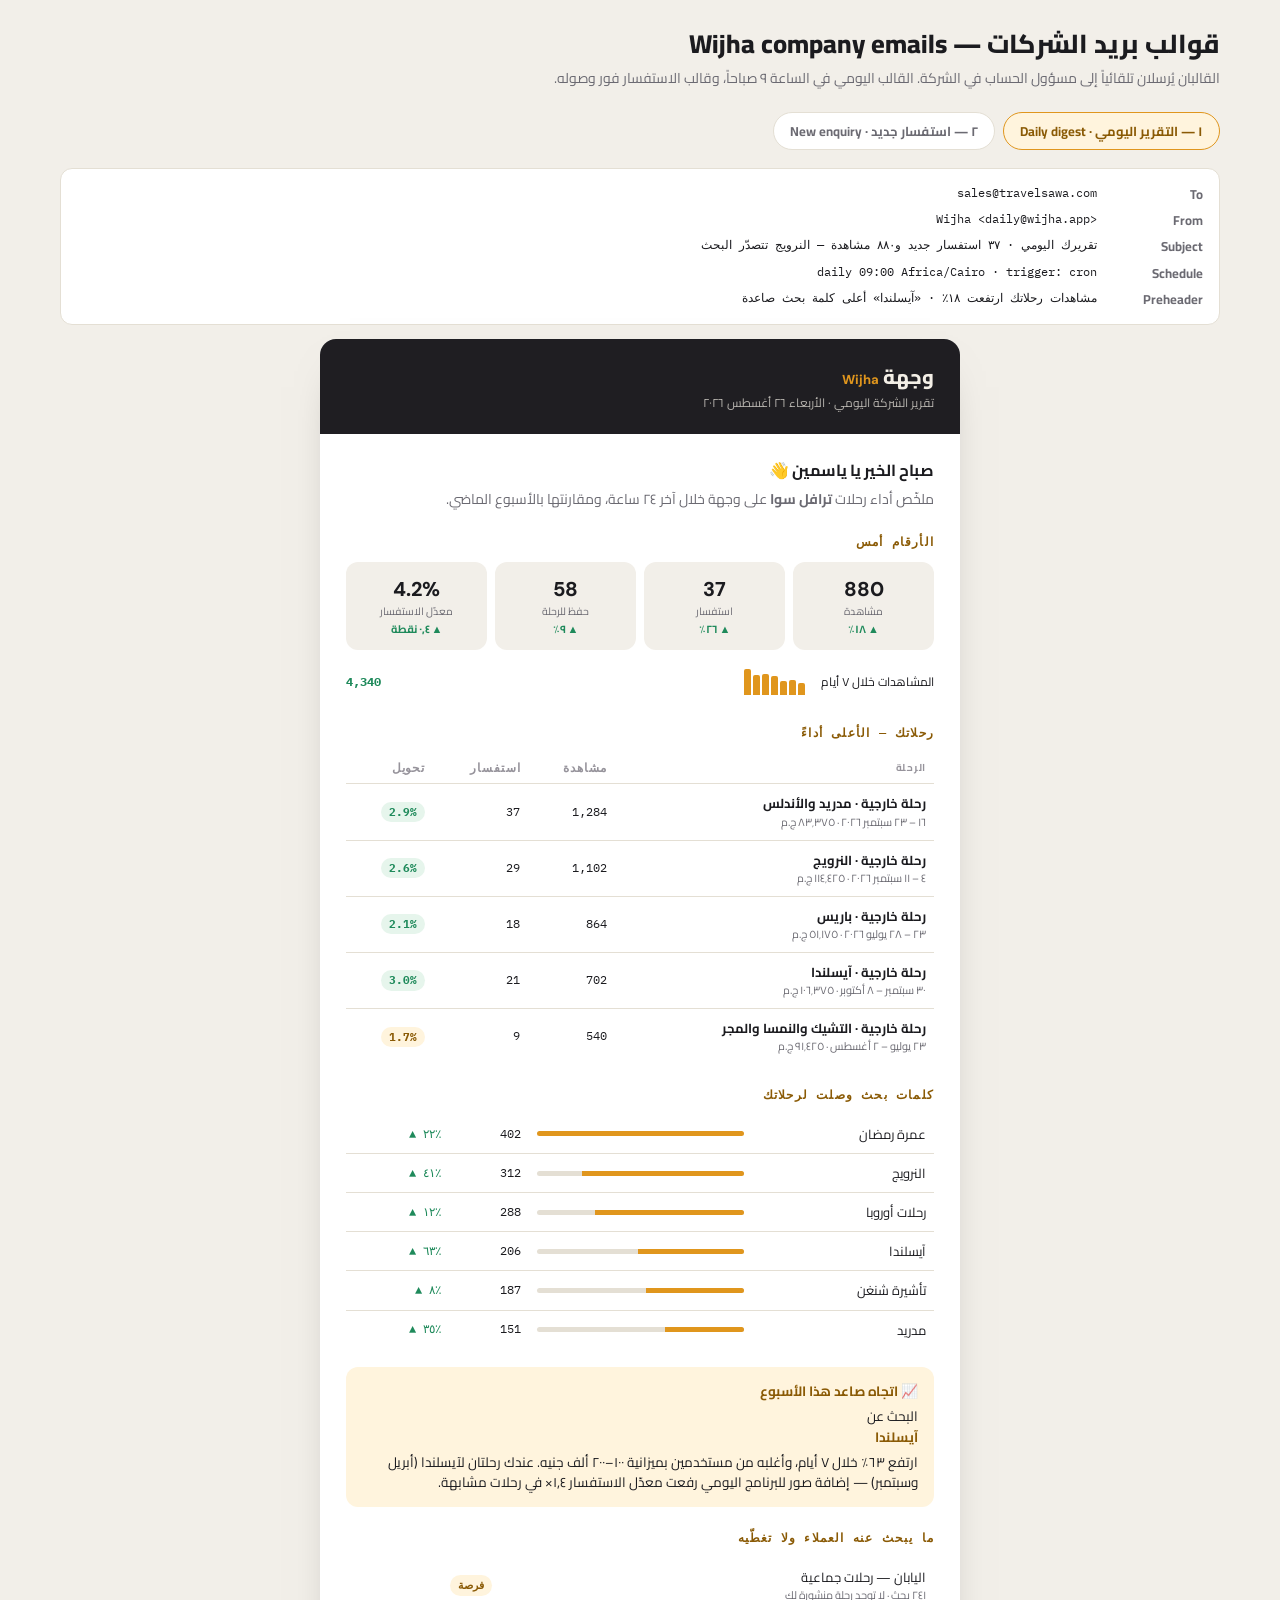
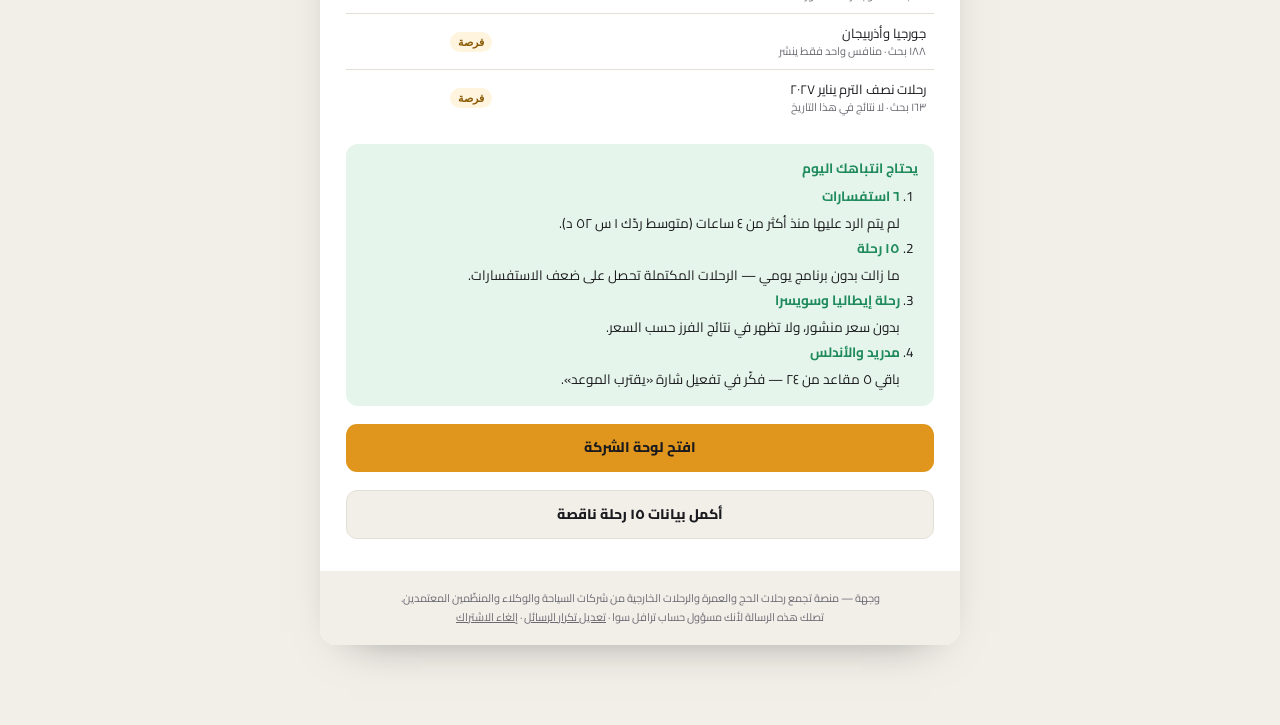
<file: emails.html>
<!DOCTYPE html>
<html lang="ar" dir="rtl">
<head>
<meta charset="UTF-8">
<meta name="viewport" content="width=device-width, initial-scale=1">
<title>Wijha — Company email templates</title>
<link href="https://fonts.googleapis.com/css2?family=DM+Sans:opsz,wght@9..40,400;9..40,600;9..40,700;9..40,800&family=IBM+Plex+Mono:wght@400;500&family=Cairo:wght@400;600;700;800&display=swap" rel="stylesheet">
<style>
:root{--bg:#f2efe9;--surface:#fff;--line:#e4dfd4;--ink:#1b1b1f;--muted:#6b6a72;--dim:#96939b;
 --amber:#e0961d;--amber-ink:#8a5a05;--amber-soft:#fff4dd;--green:#1f8a5b;--green-soft:#e6f5ec;
 --red:#c23b3b;--red-soft:#fdeaea;--dark:#1f1e22;--ar:'Cairo',sans-serif;--sans:'DM Sans',sans-serif;--mono:'IBM Plex Mono',monospace}
*{box-sizing:border-box;margin:0;padding:0}
body{background:var(--bg);font-family:var(--ar);color:var(--ink);line-height:1.55;padding:24px 16px 80px}
.page{max-width:1160px;margin:0 auto}
.pagehead{margin-bottom:22px}
.pagehead h1{font-size:26px;font-weight:800}
.pagehead p{color:var(--muted);font-size:14px;margin-top:4px}
.tabs{display:flex;gap:8px;margin:18px 0}
.tab{border:1.5px solid var(--line);background:var(--surface);border-radius:999px;padding:8px 16px;font:inherit;font-size:13px;font-weight:700;color:var(--muted);cursor:pointer}
.tab.on{border-color:var(--amber);background:var(--amber-soft);color:var(--amber-ink)}
.meta{background:var(--surface);border:1px solid var(--line);border-radius:12px;padding:12px 16px;margin-bottom:14px;font-size:13px}
.meta div{display:flex;gap:10px;padding:3px 0}
.meta b{min-width:96px;color:var(--muted);font-weight:700}
.meta span{font-family:var(--mono);font-size:12px;direction:ltr;unicode-bidi:isolate}

/* ── email canvas ── */
.mail{max-width:640px;margin:0 auto;background:var(--surface);border-radius:16px;overflow:hidden;box-shadow:0 18px 46px -30px rgba(0,0,0,.5)}
.mh{background:var(--dark);color:#f3efe6;padding:22px 26px}
.mh .brand{font-size:20px;font-weight:800}
.mh .brand em{font-style:normal;color:var(--amber);font-family:var(--sans);font-size:13px}
.mh .sub{font-size:12px;opacity:.72;margin-top:2px}
.mb{padding:24px 26px}
.greet{font-size:16px;font-weight:700;margin-bottom:6px}
.lede{font-size:14px;color:var(--muted);margin-bottom:18px}
.sect{margin:22px 0 0}
.sect h3{font-size:12px;letter-spacing:.1em;text-transform:uppercase;color:var(--amber-ink);margin-bottom:10px;font-family:var(--mono)}
.kpis{display:grid;grid-template-columns:repeat(4,1fr);gap:8px}
.kpi{background:var(--bg);border-radius:12px;padding:12px 10px;text-align:center}
.kpi b{display:block;font-size:20px;font-weight:800;font-family:var(--sans)}
.kpi small{font-size:10.5px;color:var(--muted);display:block;line-height:1.3}
.kpi .d{font-size:11px;font-weight:700;margin-top:3px}
.up{color:var(--green)} .down{color:var(--red)}
table{width:100%;border-collapse:collapse;font-size:13px}
th{text-align:start;font-size:10px;letter-spacing:.07em;text-transform:uppercase;color:var(--dim);padding:6px 8px;border-bottom:1px solid var(--line)}
td{padding:9px 8px;border-bottom:1px solid var(--line);vertical-align:middle}
tr:last-child td{border-bottom:0}
td small{display:block;color:var(--muted);font-size:11px}
.num{font-family:var(--mono);font-size:12px;direction:ltr;unicode-bidi:isolate;text-align:end}
.bar{height:5px;background:var(--line);border-radius:3px;overflow:hidden;min-width:60px}
.bar i{display:block;height:100%;background:var(--amber)}
.bar.g i{background:var(--green)}
.pill{display:inline-block;font-size:10.5px;font-weight:800;padding:2px 8px;border-radius:999px}
.p-new{background:var(--red-soft);color:var(--red)}
.p-ok{background:var(--green-soft);color:var(--green)}
.p-warn{background:var(--amber-soft);color:var(--amber-ink)}
.callout{background:var(--amber-soft);border-radius:12px;padding:14px 16px;margin:18px 0;font-size:13.5px}
.callout b{display:block;margin-bottom:4px;color:var(--amber-ink)}
.act{background:var(--green-soft);border-radius:12px;padding:14px 16px;margin:18px 0;font-size:13.5px}
.act b{display:block;margin-bottom:6px;color:var(--green)}
.act ol{margin:0;padding-inline-start:18px} .act li{padding:2px 0}
.btn{display:block;background:var(--amber);color:#1b1b1f;text-align:center;padding:13px;border-radius:11px;font-weight:800;font-size:14px;text-decoration:none;margin:18px 0 8px}
.btn.sec{background:var(--bg);color:var(--ink);border:1px solid var(--line)}
.enq{background:var(--bg);border-radius:14px;padding:16px}
.enq .row{display:flex;justify-content:space-between;gap:12px;padding:6px 0;border-bottom:1px dashed var(--line);font-size:13px}
.enq .row:last-child{border-bottom:0}
.enq .row span{color:var(--muted)} .enq .row b{text-align:end}
.quote{background:var(--surface);border:1px solid var(--line);border-radius:12px;padding:12px 14px;font-size:13.5px;color:var(--muted);margin-top:10px}
.sla{display:flex;gap:8px;align-items:center;background:var(--red-soft);color:var(--red);border-radius:10px;padding:10px 14px;font-size:12.5px;font-weight:700;margin-top:12px}
.mf{background:var(--bg);padding:18px 26px;font-size:11px;color:var(--muted);text-align:center;line-height:1.7}
.mf a{color:var(--muted)}
.trend{display:flex;justify-content:space-between;gap:8px;font-size:12px;padding:7px 0;border-bottom:1px dashed var(--line);align-items:center}
.trend:last-child{border-bottom:0}
.trend .g{flex:1;margin:0 8px}
.spark{display:flex;gap:2px;align-items:flex-end;height:26px}
.spark i{width:7px;background:var(--amber);border-radius:2px 2px 0 0;display:block}
@media(max-width:640px){.kpis{grid-template-columns:repeat(2,1fr)}}
</style>
</head>
<body>
<div class="page">
 <div class="pagehead">
  <h1>قوالب بريد الشركات — Wijha company emails</h1>
  <p>القالبان يُرسلان تلقائياً إلى مسؤول الحساب في الشركة. القالب اليومي في الساعة ٩ صباحاً، وقالب الاستفسار فور وصوله.</p>
 </div>
 <div class="tabs">
  <button class="tab on" onclick="show(0,this)">١ — التقرير اليومي · Daily digest</button>
  <button class="tab" onclick="show(1,this)">٢ — استفسار جديد · New enquiry</button>
 </div>

 <!-- ══════════ 1. DAILY DIGEST ══════════ -->
 <div id="m0">
  <div class="meta">
   <div><b>To</b><span>sales@travelsawa.com</span></div>
   <div><b>From</b><span>Wijha &lt;daily@wijha.app&gt;</span></div>
   <div><b>Subject</b><span>تقريرك اليومي · ٣٧ استفسار جديد و٨٨٠ مشاهدة — النرويج تتصدّر البحث</span></div>
   <div><b>Schedule</b><span>daily 09:00 Africa/Cairo · trigger: cron</span></div>
   <div><b>Preheader</b><span>مشاهدات رحلاتك ارتفعت ١٨٪ · «آيسلندا» أعلى كلمة بحث صاعدة</span></div>
  </div>

  <div class="mail">
   <div class="mh"><div class="brand">وجهة <em>Wijha</em></div>
     <div class="sub">تقرير الشركة اليومي · الأربعاء ٢٦ أغسطس ٢٠٢٦</div></div>
   <div class="mb">
    <div class="greet">صباح الخير يا ياسمين 👋</div>
    <p class="lede">ملخّص أداء رحلات <b>ترافل سوا</b> على وجهة خلال آخر ٢٤ ساعة، ومقارنتها بالأسبوع الماضي.</p>

    <div class="sect"><h3>الأرقام أمس</h3>
     <div class="kpis">
      <div class="kpi"><b>880</b><small>مشاهدة</small><div class="d up">▲ ١٨٪</div></div>
      <div class="kpi"><b>37</b><small>استفسار</small><div class="d up">▲ ٢٦٪</div></div>
      <div class="kpi"><b>58</b><small>حفظ للرحلة</small><div class="d up">▲ ٩٪</div></div>
      <div class="kpi"><b>4.2%</b><small>معدّل الاستفسار</small><div class="d up">▲ ٠٫٤ نقطة</div></div>
     </div>
     <div class="trend" style="margin-top:12px">
       <span>المشاهدات خلال ٧ أيام</span>
       <div class="g"><div class="spark">
         <i style="height:48%"></i><i style="height:58%"></i><i style="height:55%"></i><i style="height:73%"></i><i style="height:82%"></i><i style="height:78%"></i><i style="height:100%"></i>
       </div></div>
       <b class="num up">4,340</b>
     </div>
    </div>

    <div class="sect"><h3>رحلاتك — الأعلى أداءً</h3>
     <table><thead><tr><th>الرحلة</th><th class="num">مشاهدة</th><th class="num">استفسار</th><th class="num">تحويل</th></tr></thead><tbody>
      <tr><td><b>رحلة خارجية · مدريد والأندلس</b><small>١٦ – ٢٣ سبتمبر ٢٠٢٦ · ٨٣٬٣٧٥ ج.م</small></td><td class="num">1,284</td><td class="num">37</td><td class="num"><span class="pill p-ok">2.9%</span></td></tr>
      <tr><td><b>رحلة خارجية · النرويج</b><small>٤ – ١١ سبتمبر ٢٠٢٦ · ١١٤٬٤٢٥ ج.م</small></td><td class="num">1,102</td><td class="num">29</td><td class="num"><span class="pill p-ok">2.6%</span></td></tr>
      <tr><td><b>رحلة خارجية · باريس</b><small>٢٣ – ٢٨ يوليو ٢٠٢٦ · ٥١٬١٧٥ ج.م</small></td><td class="num">864</td><td class="num">18</td><td class="num"><span class="pill p-ok">2.1%</span></td></tr>
      <tr><td><b>رحلة خارجية · آيسلندا</b><small>٣٠ سبتمبر – ٨ أكتوبر · ١٠٦٬٣٧٥ ج.م</small></td><td class="num">702</td><td class="num">21</td><td class="num"><span class="pill p-ok">3.0%</span></td></tr>
      <tr><td><b>رحلة خارجية · التشيك والنمسا والمجر</b><small>٢٣ يوليو – ٢ أغسطس · ٩١٬٤٢٥ ج.م</small></td><td class="num">540</td><td class="num">9</td><td class="num"><span class="pill p-warn">1.7%</span></td></tr>
     </tbody></table>
    </div>

    <div class="sect"><h3>كلمات بحث وصلت لرحلاتك</h3>
     <table><tbody>
      <tr><td>عمرة رمضان</td><td style="width:38%"><div class="bar"><i style="width:100%"></i></div></td><td class="num">402</td><td class="num up">▲ ٢٢٪</td></tr>
      <tr><td>النرويج</td><td><div class="bar"><i style="width:78%"></i></div></td><td class="num">312</td><td class="num up">▲ ٤١٪</td></tr>
      <tr><td>رحلات أوروبا</td><td><div class="bar"><i style="width:72%"></i></div></td><td class="num">288</td><td class="num up">▲ ١٢٪</td></tr>
      <tr><td>آيسلندا</td><td><div class="bar"><i style="width:51%"></i></div></td><td class="num">206</td><td class="num up">▲ ٦٣٪</td></tr>
      <tr><td>تأشيرة شنغن</td><td><div class="bar"><i style="width:47%"></i></div></td><td class="num">187</td><td class="num up">▲ ٨٪</td></tr>
      <tr><td>مدريد</td><td><div class="bar"><i style="width:38%"></i></div></td><td class="num">151</td><td class="num up">▲ ٣٥٪</td></tr>
     </tbody></table>
    </div>

    <div class="callout"><b>📈 اتجاه صاعد هذا الأسبوع</b>
     البحث عن <b>آيسلندا</b> ارتفع ٦٣٪ خلال ٧ أيام، وأغلبه من مستخدمين بميزانية ١٠٠–٢٠٠ ألف جنيه. عندك رحلتان لآيسلندا (أبريل وسبتمبر) — إضافة صور للبرنامج اليومي رفعت معدّل الاستفسار ١٫٤× في رحلات مشابهة.</div>

    <div class="sect"><h3>ما يبحث عنه العملاء ولا تغطّيه</h3>
     <table><tbody>
      <tr><td>اليابان — رحلات جماعية<small>٢٤١ بحث · لا توجد رحلة منشورة لك</small></td><td class="num"><span class="pill p-warn">فرصة</span></td></tr>
      <tr><td>جورجيا وأذربيجان<small>١٨٨ بحث · منافس واحد فقط ينشر</small></td><td class="num"><span class="pill p-warn">فرصة</span></td></tr>
      <tr><td>رحلات نصف الترم يناير ٢٠٢٧<small>١٦٣ بحث · لا نتائج في هذا التاريخ</small></td><td class="num"><span class="pill p-warn">فرصة</span></td></tr>
     </tbody></table>
    </div>

    <div class="act"><b>يحتاج انتباهك اليوم</b>
     <ol>
      <li><b>٦ استفسارات</b> لم يتم الرد عليها منذ أكثر من ٤ ساعات (متوسط ردّك ١ س ٥٢ د).</li>
      <li><b>١٥ رحلة</b> ما زالت بدون برنامج يومي — الرحلات المكتملة تحصل على ضعف الاستفسارات.</li>
      <li><b>رحلة إيطاليا وسويسرا</b> بدون سعر منشور، ولا تظهر في نتائج الفرز حسب السعر.</li>
      <li><b>مدريد والأندلس</b> باقي ٥ مقاعد من ٢٤ — فكّر في تفعيل شارة «يقترب الموعد».</li>
     </ol></div>

    <a class="btn" href="#">افتح لوحة الشركة</a>
    <a class="btn sec" href="#">أكمل بيانات ١٥ رحلة ناقصة</a>
   </div>
   <div class="mf">وجهة — منصة تجمع رحلات الحج والعمرة والرحلات الخارجية من شركات السياحة والوكلاء والمنظّمين المعتمدين.<br>
    تصلك هذه الرسالة لأنك مسؤول حساب ترافل سوا · <a href="#">تعديل تكرار الرسائل</a> · <a href="#">إلغاء الاشتراك</a></div>
  </div>
 </div>

 <!-- ══════════ 2. ENQUIRY ══════════ -->
 <div id="m1" style="display:none">
  <div class="meta">
   <div><b>To</b><span>sales@travelsawa.com</span></div>
   <div><b>From</b><span>Wijha &lt;enquiries@wijha.app&gt;</span></div>
   <div><b>Subject</b><span>استفسار جديد · مدريد والأندلس ١٦ سبتمبر — منى ع. — غرفة ثنائية × ٢</span></div>
   <div><b>Trigger</b><span>on insert → leads · SLA 4h</span></div>
   <div><b>Reply-To</b><span>thread-8841@chat.wijha.app</span></div>
  </div>

  <div class="mail">
   <div class="mh"><div class="brand">وجهة <em>Wijha</em></div>
     <div class="sub">استفسار جديد · وصل ١٠:٢٦ ص</div></div>
   <div class="mb">
    <div class="greet">استفسار جديد على «مدريد والأندلس» 🎉</div>
    <p class="lede">عميلة أرسلت استفساراً منذ دقيقتين. السجل التالي محفوظ في لوحة الشركة.</p>

    <div class="enq">
     <div class="row"><span>الرحلة</span><b>رحلة خارجية · مدريد والأندلس · ١٦ – ٢٣ سبتمبر ٢٠٢٦</b></div>
     <div class="row"><span>العميل</span><b>منى ع. · القاهرة</b></div>
     <div class="row"><span>الغرفة والعدد</span><b>ثنائية × ٢ مسافر</b></div>
     <div class="row"><span>السعر المعروض</span><b>١٦٦٬٧٥٠ ج.م <small>(١٤٥٠ يورو + ٣٠٬٠٠٠ ج.م) × ٢</small></b></div>
     <div class="row"><span>الميزانية المعلنة</span><b>١٠٠٬٠٠٠ – ٢٠٠٬٠٠٠ ج.م</b></div>
     <div class="row"><span>الاهتمامات</span><b>أوروبا · مجموعات</b></div>
     <div class="row"><span>مسار العميل</span><b>بحث «مدريد» ← ٣ رحلات ← حفظ رحلتين ← استفسار</b></div>
     <div class="row"><span>رحلات شاهدتها أيضاً</span><b>البرتغال وإسبانيا · إيطاليا وفرنسا وإسبانيا</b></div>
     <div class="row"><span>المقاعد المتبقية</span><b>٥ من ٢٤</b></div>
    </div>

    <div class="quote">💬 «الرحلة دي شاملة تذكرة الطيران ولا لأ؟ وإيه الـ ٣٠ ألف جنيه اللي مكتوبة زيادة؟»</div>

    <div class="sla">⏱ مهلة الرد ٤ ساعات — تنتهي ٠٢:٢٦ م. الردّ خلال ساعة يرفع فرصة الحجز ٢٫٣×.</div>

    <a class="btn" href="#">افتح المحادثة وردّ</a>
    <a class="btn sec" href="#">عرض ملف الرحلة</a>

    <div class="callout"><b>💡 ردود مقترحة</b>
     • أكّد أن تذكرة القاهرة/مدريد/القاهرة شاملة.<br>
     • اشرح أن الـ ٣٠٬٠٠٠ ج.م هي الجزء المحلي (ضرائب التذكرة والخدمة).<br>
     • اذكر أن الحجز = تذكرة الطيران كاملة + ٥٠٪ من قيمة الرحلة.</div>

    <p class="lede" style="font-size:12px;margin:0">لا تُشارك أرقام الهاتف أو البريد داخل محادثة وجهة — النظام يحجبها آلياً قبل التخزين.</p>
   </div>
   <div class="mf">وجهة — استفسار #8841 · <a href="#">إعدادات التنبيهات</a></div>
  </div>
 </div>
</div>
<script>
function show(i,el){for(let k=0;k<2;k++)document.getElementById('m'+k).style.display=k===i?'':'none';
 document.querySelectorAll('.tab').forEach(b=>b.classList.remove('on'));el.classList.add('on')}
</script>
</body>
</html>
</file>
<file: css/base.css>
:root{
 --bg:#fbfaf7;--surface:#fff;--line:#e8e4dc;--ink:#1b1b1f;--muted:#6b6a72;--dim:#95939c;
 --amber:#e0961d;--amber-ink:#8a5a05;--amber-soft:#fff4dd;
 --green:#1f8a5b;--green-soft:#e6f5ec;--red:#c23b3b;--red-soft:#fdeaea;--dark:#1f1e22;
 --r:14px;--sans:'DM Sans',system-ui,sans-serif;--mono:'IBM Plex Mono',monospace;--ar:'Cairo',sans-serif;
}
*{box-sizing:border-box;margin:0;padding:0}
html[lang=ar] body{font-family:var(--ar)} html[lang=en] body{font-family:var(--sans)}
body{background:var(--bg);color:var(--ink);line-height:1.55;-webkit-font-smoothing:antialiased}
a{color:inherit;text-decoration:none} button{font:inherit;cursor:pointer;border:0;background:none;color:inherit}
input,select{font:inherit;color:inherit}
.hidden{display:none!important}
.wrap{max-width:1180px;margin:0 auto;padding:0 20px} .wrap.narrow{max-width:820px}
.mono{font-family:var(--mono);font-size:12px;direction:ltr;unicode-bidi:isolate}
.lead{color:var(--muted);font-size:15px} .dim{color:var(--dim)!important}
h2{font-size:22px;font-weight:800;letter-spacing:-.01em;margin-bottom:14px}
h3{font-size:15px;font-weight:700;margin-bottom:10px} h4{font-size:13px;font-weight:700}
.eyebrow{font-family:var(--mono);font-size:11px;letter-spacing:.14em;text-transform:uppercase;color:var(--amber-ink);margin-bottom:8px;direction:ltr;text-align:start}
.btn{display:inline-flex;align-items:center;justify-content:center;gap:8px;padding:11px 18px;border-radius:10px;font-weight:700;font-size:14px;transition:.15s;white-space:nowrap}
.btn-primary{background:var(--amber);color:#1b1b1f} .btn-primary:hover{background:#c8850f}
.btn-ghost{border:1px solid var(--line);background:var(--surface)} .btn-ghost:hover{border-color:var(--ink)}
.tag{display:inline-flex;align-items:center;gap:5px;padding:4px 10px;border-radius:999px;border:1px solid var(--line);background:var(--surface);font-size:12px;font-weight:600;color:var(--muted)}
.tag.sm{font-size:11px;padding:2px 8px} .tag.ok{color:var(--green);background:var(--green-soft);border-color:transparent}
.tag.warn{color:var(--amber-ink);background:var(--amber-soft);border-color:transparent}
.tag.t-hajj,.tag.t-umrah{color:#1f6f5b;background:#e6f2ee;border-color:transparent}
.tag.t-abroad{color:#4a6fa5;background:#eaf0f8;border-color:transparent}
.vf,.vf-pill{color:var(--green)} .vf-pill{display:inline-block;font-size:11px;font-weight:700;background:var(--green-soft);padding:2px 8px;border-radius:999px;margin-inline-start:6px}
.pillnum{display:inline-grid;place-items:center;min-width:22px;height:22px;padding:0 6px;border-radius:11px;background:var(--amber);color:#1b1b1f;font-size:12px;font-weight:800}
.note{font-size:12px;color:var(--muted);margin-top:10px;line-height:1.5}
.note-box{background:var(--amber-soft);color:var(--amber-ink);padding:10px 14px;border-radius:10px;font-size:13px;font-weight:600;margin-bottom:12px}
.badge-note{background:var(--green-soft);color:var(--green);padding:8px 12px;border-radius:8px;font-size:12px;font-weight:700;margin:12px 0}
.back{display:inline-block;font-size:13px;font-weight:700;color:var(--muted);padding:16px 0 0}
.divider{width:1px;height:22px;background:var(--line)}
</file>
<file: css/nav.css>
/* nav */
.nav{position:sticky;top:0;z-index:50;background:rgba(251,250,247,.93);backdrop-filter:blur(10px);border-bottom:1px solid var(--line)}
.nav .wrap{display:flex;align-items:center;justify-content:space-between;height:60px;gap:14px}
.brand{display:flex;align-items:baseline;gap:8px;font-weight:800;font-size:22px}
.brand span{color:var(--amber);font-size:14px;font-family:var(--sans);font-weight:700}
.nav-links{display:flex;gap:20px;font-size:14px;font-weight:600;color:var(--muted)}
.nav-links a.on,.nav-links a:hover{color:var(--ink)}
.nav-right{display:flex;gap:8px;align-items:center}
.lang{border:1px solid var(--line);border-radius:8px;padding:6px 10px;font-size:12px;font-weight:800;background:var(--surface)}
</file>
<file: css/hero.css>
/* hero */
.hero{padding:52px 0 26px;display:grid;grid-template-columns:1.05fr .95fr;gap:36px;align-items:center}
.hero h1{font-size:clamp(32px,5vw,54px);line-height:1.08;font-weight:800;letter-spacing:-.02em}
.hero h1 em{font-style:normal;color:var(--amber)}
.hero p{margin:16px 0 22px;font-size:17px;color:var(--muted);max-width:520px}
.ctas{display:flex;gap:10px;flex-wrap:wrap}
.drop{display:inline-flex;align-items:center;gap:8px;border:1px solid var(--line);background:var(--surface);border-radius:999px;padding:6px 14px;font-size:12px;font-weight:700;margin-bottom:18px}
.drop i{width:8px;height:8px;border-radius:50%;background:var(--amber)}
.hero-art{border-radius:22px;height:330px;overflow:hidden;position:relative}
.hero-art svg{width:100%;height:100%;display:block}
.hero-art .ovl{position:absolute;inset-inline:16px;bottom:16px;color:#f3efe6}
.hero-art .ovl b{display:block;font-size:15px}
.hero-art .ovl span{font-family:var(--mono);font-size:11px;opacity:.85;direction:ltr;display:block}
.stats{display:flex;gap:10px;overflow:auto;padding:8px 0 24px;scrollbar-width:none}
.stats::-webkit-scrollbar{display:none}
.stat{flex:0 0 auto;display:flex;gap:10px;align-items:center;background:var(--surface);border:1px solid var(--line);border-radius:12px;padding:12px 16px;min-width:168px;font-size:20px}
.stat b{font-size:20px;font-weight:800;font-family:var(--sans)} .stat small{display:block;color:var(--muted);font-size:12px}
.sec{padding:26px 0} .sec-head{display:flex;justify-content:space-between;align-items:baseline;margin-bottom:14px}
.sec-head a{font-size:14px;font-weight:700;color:var(--amber-ink)}
</file>
<file: css/categories.css>
/* category cards */
.cats{display:grid;grid-template-columns:repeat(3,1fr);gap:12px}
.catcard{background:var(--surface);border:1px solid var(--line);border-radius:16px;padding:18px;transition:.15s}
.catcard:hover{border-color:var(--amber);transform:translateY(-2px)}
.catcard .ic{font-size:26px} .catcard b{display:block;font-size:17px;margin-top:6px}
.catcard small{color:var(--muted);font-size:13px}
.catcard .subs{display:flex;flex-wrap:wrap;gap:5px;margin-top:10px}
.catcard .subs span{font-size:11px;border:1px solid var(--line);border-radius:999px;padding:2px 8px;color:var(--muted)}
</file>
<file: css/cards.css>
/* card grid */
.grid{display:grid;grid-template-columns:repeat(auto-fill,minmax(258px,1fr));gap:14px}
.card{background:var(--surface);border:1px solid var(--line);border-radius:16px;overflow:hidden;display:flex;flex-direction:column;transition:.15s}
.card:hover{transform:translateY(-2px);box-shadow:0 14px 32px -20px rgba(0,0,0,.35);border-color:#dad4c7}
.card .img{aspect-ratio:4/3;height:auto;position:relative;overflow:hidden;background:#e9e4d8} .card .img>img,.card .img>svg{position:absolute;inset:0;width:100%;height:100%;object-fit:cover;display:block} .card .img::after{content:'';position:absolute;inset:auto 0 0 0;height:42%;background:linear-gradient(to top,rgba(0,0,0,.30),transparent);pointer-events:none} .card .img svg{width:100%;height:100%;display:block}
.card .img .cat,.card .img .flag,.card .img .cmpbtn{z-index:2}
.card .img .cityname{position:absolute;z-index:2;bottom:10px;inset-inline-start:10px;max-width:calc(100% - 20px);color:#fff;font-size:15px;font-weight:800;letter-spacing:-.01em;text-shadow:0 1px 6px rgba(0,0,0,.6);white-space:nowrap;overflow:hidden;text-overflow:ellipsis}
.card .img .cat{position:absolute;top:10px;inset-inline-start:10px;background:rgba(27,27,31,.82);color:#fff;font-size:11px;font-weight:700;padding:4px 9px;border-radius:999px}
.card .img .flag{position:absolute;top:10px;inset-inline-end:10px;color:#fff;font-size:11px;font-weight:700;padding:4px 9px;border-radius:999px}
.flag.soon{background:var(--red)} .flag.full{background:var(--amber-ink)}
.card .body{padding:14px;display:flex;flex-direction:column;gap:5px;flex:1}
.card .ttl{font-weight:800;font-size:14px;line-height:1.35}
.card .co{font-size:12px;color:var(--muted)}
.card .meta{display:flex;gap:9px;flex-wrap:wrap;font-size:11.5px;color:var(--muted);margin-top:auto;padding-top:8px}
.card .pr{display:flex;justify-content:space-between;align-items:flex-end;border-top:1px solid var(--line);padding-top:10px;margin-top:4px}
.card .cta{font-size:12.5px;font-weight:700;color:var(--amber-ink)}
.pr-egp{font-size:18px;font-weight:800;font-family:var(--sans);line-height:1.1}
.pr-egp span{font-size:11px;font-weight:600;color:var(--muted);font-family:var(--ar)}
.pr-org{font-family:var(--mono);font-size:11px;color:var(--dim);direction:ltr;text-align:start}
</file>
<file: css/companies.css>
/* companies */
.cos{display:grid;grid-template-columns:repeat(auto-fill,minmax(220px,1fr));gap:10px}
.co-card{background:var(--surface);border:1px solid var(--line);border-radius:14px;padding:14px;display:flex;gap:10px;align-items:center}
.co-card .lg,.co-box .lg,.chead .lg{width:42px;height:42px;border-radius:11px;background:var(--amber-soft);color:var(--amber-ink);display:grid;place-items:center;font-weight:800;flex:0 0 auto}
.co-card b{font-size:14px;display:block} .co-card small{font-size:12px;color:var(--muted)}
.how{display:grid;grid-template-columns:repeat(4,1fr);gap:12px}
.how div{background:var(--surface);border:1px solid var(--line);border-radius:14px;padding:16px}
.how .num{font-family:var(--mono);font-size:12px;color:var(--amber-ink)}
.how b{display:block;margin:4px 0} .how small{color:var(--muted);font-size:13px}
</file>
<file: css/filters.css>
/* filters */
.filters{display:flex;gap:8px;flex-wrap:wrap;align-items:center;margin:6px 0 14px}
.filters.subrow{margin-top:-6px;margin-bottom:16px}
.chip{border:1.5px solid var(--line);background:var(--surface);border-radius:999px;padding:7px 14px;font-size:13px;font-weight:700;color:var(--muted)}
.chip.sm{padding:5px 12px;font-size:12px}
.chip.on{border-color:var(--amber);background:var(--amber-soft);color:var(--amber-ink)}
.filters select,.filters input{border:1px solid var(--line);border-radius:999px;padding:7px 12px;font-size:13px;background:var(--surface);outline:none}
.filters input{min-width:190px}
.count{font-size:13px;color:var(--muted);margin-inline-start:auto}
</file>
<file: css/trip-detail.css>
/* detail head + gallery */
.head{padding:22px 0 14px}
.crumbs{display:flex;gap:6px;flex-wrap:wrap;margin-bottom:10px;align-items:center}
.head h1{font-size:clamp(23px,3.6vw,34px);font-weight:800;letter-spacing:-.02em;line-height:1.25}
.head-row{display:flex;justify-content:space-between;align-items:flex-end;gap:16px;flex-wrap:wrap;margin-top:8px}
.sub{display:flex;gap:12px;align-items:center;flex-wrap:wrap;color:var(--muted);font-size:14px}
.rating{color:var(--ink);font-weight:700} .rating b{color:var(--amber)}
.scarce{color:var(--red);font-weight:700}
.gallery{display:grid;grid-template-columns:2fr 1fr 1fr;grid-template-rows:210px 210px;gap:8px;border-radius:18px;overflow:hidden}
.gallery.small{grid-template-rows:150px 150px}
.gallery>div{overflow:hidden;background:#ddd} .gallery svg{width:100%;height:100%;display:block}
.gallery .g1{grid-row:1/3}

.layout{display:grid;grid-template-columns:minmax(0,1fr) 372px;gap:34px;padding:26px 0 60px;align-items:start}
.main>section{padding:26px 0;border-bottom:1px solid var(--line)}
.main>section:first-child{padding-top:0} .main>section:last-child{border-bottom:0}
.facts{display:grid;grid-template-columns:repeat(5,1fr);gap:10px}
.fact{background:var(--surface);border:1px solid var(--line);border-radius:var(--r);padding:13px}
.fact .k{font-size:10.5px;color:var(--muted);text-transform:uppercase;letter-spacing:.07em;margin-bottom:5px}
.fact .v{font-weight:700;font-size:14px} .fact .v small{display:block;font-weight:400;color:var(--muted);font-size:12px}
.brief{font-size:15.5px;color:var(--muted);line-height:1.7}
.fillbar{margin-top:16px} .bar{height:6px;background:var(--line);border-radius:3px;overflow:hidden}
.bar i{display:block;height:100%;background:var(--amber)}
.ft{display:flex;justify-content:space-between;font-size:12px;color:var(--muted);margin-top:6px}

/* itinerary */
.days{display:flex;flex-direction:column;gap:10px}
.day{background:var(--surface);border:1px solid var(--line);border-radius:var(--r);overflow:hidden}
.day-head{display:grid;grid-template-columns:56px 1fr 34px;gap:14px;align-items:center;padding:13px 14px;text-align:start;width:100%}
.day-n{width:56px;border-radius:10px;background:var(--amber-soft);color:var(--amber-ink);padding:6px 0;text-align:center;font-size:10px;font-weight:700;line-height:1.1}
.day-n b{display:block;font-size:18px;font-family:var(--sans)}
.day-title{font-weight:800;font-size:15.5px}
.day-tags{display:flex;flex-wrap:wrap;gap:4px;margin-top:5px}
.mini{font-size:10px;font-weight:700;color:var(--c);background:color-mix(in srgb,var(--c) 12%,transparent);padding:2px 7px;border-radius:999px}
.chev{width:32px;height:32px;border-radius:50%;border:1px solid var(--line);display:grid;place-items:center;transition:.2s}
.day.open .chev{transform:rotate(180deg);border-color:var(--amber)}
.day-body{display:none;border-top:1px solid var(--line);padding:6px 16px 14px}
.day.open .day-body{display:block}
.blk{padding:12px 0;border-bottom:1px dashed var(--line)} .blk:last-child{border-bottom:0}
.blk h4{font-size:12px;letter-spacing:.06em;text-transform:uppercase;color:var(--amber-ink);margin-bottom:8px}
.blk ul,.incl ul{list-style:none}
.blk li,.incl li{display:grid;grid-template-columns:26px 1fr;gap:9px;padding:5px 0;align-items:start}
.pin{width:24px;height:24px;border-radius:7px;display:grid;place-items:center;font-size:12px;background:color-mix(in srgb,var(--c) 14%,transparent)}
.txt{font-size:14px;color:var(--ink);line-height:1.55}
.ic-lbl{display:block;font-style:normal;font-size:10.5px;color:var(--dim);margin-top:1px}

/* hotels */
.hotels{display:grid;grid-template-columns:1fr 1fr;gap:12px}
.hotel{display:grid;grid-template-columns:110px 1fr;background:var(--surface);border:1px solid var(--line);border-radius:var(--r);overflow:hidden;transition:.15s}
.hotel:hover{border-color:var(--amber)}
.hart{overflow:hidden} .hart svg{width:100%;height:100%;display:block;min-height:120px}
.hbody{padding:12px 14px} .hbody b{font-size:14px;display:block}
.hbody small{display:block;font-size:12px;color:var(--muted)}
.hrev{display:flex;gap:8px;align-items:center;margin-top:8px;font-size:11.5px;color:var(--muted);flex-wrap:wrap}
.score{background:var(--dark);color:#fff;font-family:var(--sans);font-weight:800;font-size:12px;padding:2px 7px;border-radius:6px}
.score.sm{background:var(--green-soft);color:var(--green)}
.hrev .more{color:var(--amber-ink);font-weight:700}

.two{display:grid;grid-template-columns:1fr 1fr;gap:22px}
.incl h3.yes{color:var(--green)} .incl h3.no{color:var(--red)}
.fl{background:var(--surface);border:1px solid var(--line);border-radius:var(--r);padding:14px}
.fl .k{font-family:var(--mono);font-size:10px;letter-spacing:.14em;color:var(--muted);margin-bottom:6px;direction:ltr;text-align:start}
.fl p{font-size:13.5px;color:var(--ink)}
.docs{list-style:none} .docs li{font-size:14px;color:var(--muted);padding:5px 0;line-height:1.6}
.pays{display:flex;flex-wrap:wrap;gap:6px}
.pol div{display:flex;justify-content:space-between;gap:14px;padding:7px 0;border-bottom:1px dashed var(--line);font-size:13.5px;color:var(--muted)}
.pol div:last-child{border:0} .pol b{color:var(--ink);text-align:end}
.co-box{display:flex;gap:14px;align-items:flex-start;background:var(--surface);border:1px solid var(--line);border-radius:var(--r);padding:16px}
.co-box b{font-size:15px} .co-box small{display:block;color:var(--muted);font-size:13px;margin-top:3px}
.sims .simwrap{display:flex;flex-direction:column;gap:6px}
.why{display:flex;flex-wrap:wrap;gap:4px}
.why span{font-size:10.5px;font-weight:700;color:var(--muted);background:var(--surface);border:1px solid var(--line);border-radius:999px;padding:2px 8px}
.why .same{color:var(--amber-ink);background:var(--amber-soft);border-color:transparent}

/* sidebar */
.side{position:sticky;top:76px}
.bcard{background:var(--surface);border:1px solid var(--line);border-radius:18px;padding:20px;box-shadow:0 12px 32px -22px rgba(0,0,0,.28)}
.bcard .pl .pr-egp{font-size:27px} .bcard .pl .pr-org{font-size:12px}
.bcard .gst{font-size:12px;color:var(--muted);margin:6px 0 16px}
.field{border:1px solid var(--line);border-radius:12px;padding:10px 12px;margin-bottom:10px}
.field .k{font-family:var(--mono);font-size:10px;letter-spacing:.14em;text-transform:uppercase;color:var(--muted);margin-bottom:8px;direction:ltr;text-align:start}
.rooms{display:grid;gap:6px}
.room{display:grid;grid-template-columns:1fr auto;grid-template-areas:"n rp" "o rs" "rh rh";align-items:center;column-gap:10px;row-gap:4px;border:1.5px solid var(--line);border-radius:12px;padding:10px 12px;text-align:start;transition:border-color .15s,background .15s}
.room .n{grid-area:n;font-size:14px;font-weight:800} .room .rp{grid-area:rp;font-family:var(--sans);font-size:14px;font-weight:800;white-space:nowrap;text-align:end}
.room .rp em{font-style:normal;font-size:10.5px;color:var(--muted);font-family:var(--ar);font-weight:600}
.room .o{grid-area:o;font-family:var(--mono);font-size:11px;color:var(--dim);direction:ltr;text-align:start;unicode-bidi:isolate}
.room .rs{grid-area:rs;display:flex;align-items:center;gap:8px;justify-self:end}.room .rs b{min-width:20px;text-align:center;font-family:var(--sans);font-size:15px}
.room .rs button{width:34px;height:34px;border-radius:50%;border:1px solid var(--line);font-size:18px;line-height:1;background:var(--surface)}
.room .rs button:hover{border-color:var(--amber)}
.room.on{border-color:var(--amber);background:var(--amber-soft)}
.room .rh{grid-area:rh;font-size:11.5px;color:var(--amber-ink)} .room .rh:empty{display:none}
.sheet-x{display:none;position:absolute;top:12px;inset-inline-end:12px;width:34px;height:34px;border-radius:50%;background:var(--bg);place-items:center;font-size:14px}
.paxsum{margin-top:10px;font-size:13px;font-weight:700;color:var(--muted)}
.stepper{display:flex;align-items:center;justify-content:space-between} .stepper span{font-weight:700}
.stepper button{width:30px;height:30px;border-radius:50%;border:1px solid var(--line);font-size:16px}
.total{display:flex;justify-content:space-between;align-items:baseline;padding:14px 0 12px;border-top:1px solid var(--line);margin-top:8px}
.total .k{font-family:var(--mono);font-size:11px;letter-spacing:.12em;color:var(--muted)}
.total .v{font-size:22px;font-weight:800;font-family:var(--sans)}
.total .v em{font-style:normal;font-size:12px;color:var(--muted);font-family:var(--ar)}
.bcard .btn{width:100%;margin-bottom:8px}
details.mini{margin-bottom:6px}
details.mini summary{cursor:pointer;font-size:13px;font-weight:700;color:var(--muted);list-style:none;display:flex;justify-content:space-between;padding:8px 0}
details.mini summary::after{content:"⌄"} details.mini[open] summary::after{content:"⌃"}
.breakdown div{display:flex;justify-content:space-between;gap:10px;font-size:13px;color:var(--muted);padding:4px 0}
.breakdown div.sum{color:var(--ink);font-weight:800;border-top:1px solid var(--line);margin-top:4px;padding-top:8px}

/* reviews */
.revhead{display:flex;gap:14px;align-items:center;margin-bottom:14px}
.bigscore{background:var(--dark);color:#fff;border-radius:12px;padding:10px 14px;font-size:26px;font-weight:800;font-family:var(--sans);line-height:1}
.bigscore.lg{font-size:34px;text-align:center;margin-bottom:10px}
.bigscore small{font-size:12px;opacity:.6;font-weight:500}
.revhead b{display:block} .revhead small{color:var(--muted);font-size:12.5px}
.mention{display:flex;justify-content:space-between;gap:10px;padding:7px 0;border-bottom:1px dashed var(--line);font-size:13.5px}
.mention b{font-family:var(--mono);font-size:12px;color:var(--muted)}
.mention.up span::before{content:"▲ ";color:var(--green);font-size:10px}
.mention.dn span::before{content:"▼ ";color:var(--red);font-size:10px}
.srow,.kwrow{display:grid;grid-template-columns:120px 1fr 40px;gap:10px;align-items:center;padding:5px 0;font-size:13px}
.kwrow{grid-template-columns:1fr 100px 44px 54px}
.sbar{height:6px;background:var(--line);border-radius:3px;overflow:hidden}
.sbar i{display:block;height:100%;background:var(--green)}
.kwrow .sbar i{background:var(--amber)} .kwrow b{font-family:var(--mono);font-size:12px}
.up{color:var(--green);font-size:12px;font-weight:700;font-style:normal}
.quote{background:var(--surface);border:1px solid var(--line);border-radius:12px;padding:12px 14px;margin-bottom:8px}
.qh{display:flex;gap:8px;align-items:center;margin-bottom:5px;font-size:13px}
.quote p{font-size:13.5px;color:var(--muted)}
</file>
<file: css/forms.css>
/* panels / forms */
.panel{background:var(--surface);border:1px solid var(--line);border-radius:18px;padding:24px;margin:22px 0}
.panel h1{font-size:26px;font-weight:800;margin-bottom:6px}
.form2{display:grid;grid-template-columns:1fr 1fr;gap:12px;margin:14px 0}
.fl-lbl{display:block;font-size:12.5px;font-weight:700;color:var(--muted);margin-bottom:6px}
.fl-lbl input,.fl-lbl select{display:block;width:100%;border:1px solid var(--line);border-radius:10px;padding:10px 12px;margin-top:5px;font-size:14px;font-weight:400;color:var(--ink);background:var(--bg);outline:none}
.fl-lbl input:focus,.fl-lbl select:focus{border-color:var(--amber);background:var(--surface)}
.pickers{display:flex;flex-wrap:wrap;gap:6px;margin-top:8px}
.pick{border:1.5px solid var(--line);background:var(--bg);border-radius:999px;padding:6px 12px;font-size:12.5px;font-weight:700;color:var(--muted)}
.pick.on{border-color:var(--amber);background:var(--amber-soft);color:var(--amber-ink)}
.acts{display:flex;gap:8px;margin-top:18px;flex-wrap:wrap}
.acctgrid{display:grid;grid-template-columns:repeat(3,1fr);gap:14px;align-items:start}
.acctgrid .panel{margin:0}
.acc-hero{display:flex;justify-content:space-between;align-items:center;gap:16px;flex-wrap:wrap}.acc-hero h1{margin:0 0 4px;font-size:26px}.acc-hero .lead{margin:0}.acc-me summary{cursor:pointer;font-weight:800}.acc-me .kv{margin-top:8px}.wrap>.panel,.wrap>section.sec{margin-top:16px}
.cocols{display:grid;grid-template-columns:minmax(0,1.35fr) minmax(0,1fr);gap:16px;align-items:start;margin-top:14px}.cocol{display:flex;flex-direction:column;gap:16px;min-width:0}.cocol>.panel,.cocol>section,.cocol>div{margin:0!important;width:auto}.cocol .rowitem{align-items:center}
.kv{display:flex;justify-content:space-between;gap:12px;padding:7px 0;border-bottom:1px dashed var(--line);font-size:13.5px;color:var(--muted)}
.kv:last-child{border:0} .kv b{color:var(--ink);text-align:end}
.rowitem{display:flex;justify-content:space-between;align-items:center;gap:10px;padding:10px 0;border-bottom:1px dashed var(--line)}
.rowitem:last-child{border:0} .rowitem b{font-size:13.5px;display:block}
.rowitem small{font-size:12px;color:var(--muted);display:block}
.rowitem.on{background:var(--amber-soft);border-radius:8px;padding:10px}
</file>
<file: css/dashboard.css>
/* dashboard */
.kpis{display:grid;grid-template-columns:repeat(4,1fr);gap:12px;margin-bottom:6px}
.kpi{background:var(--surface);border:1px solid var(--line);border-radius:14px;padding:16px;position:relative}
.kpi b{font-size:26px;font-weight:800;font-family:var(--sans);display:block}
.kpi small{color:var(--muted);font-size:12px}
.kpi .up{position:absolute;top:14px;inset-inline-end:14px}
.tablewrap{overflow:auto;border:1px solid var(--line);border-radius:14px;background:var(--surface)}
.tbl{width:100%;border-collapse:collapse;font-size:13px;min-width:760px}
.tbl th{text-align:start;padding:10px 12px;font-size:10.5px;letter-spacing:.08em;text-transform:uppercase;color:var(--muted);border-bottom:1px solid var(--line);white-space:nowrap}
.tbl td{padding:10px 12px;border-bottom:1px solid var(--line);vertical-align:middle}
.tbl tr:last-child td{border-bottom:0} .tbl tbody tr{cursor:pointer} .tbl tbody tr:hover{background:var(--amber-soft)}
.tbl td small{display:block;color:var(--muted);font-size:11.5px}
</file>
<file: css/chat.css>
/* chat */
.chatwrap{background:var(--surface);border:1px solid var(--line);border-radius:18px;overflow:hidden;margin:18px 0}
.chead{display:flex;gap:12px;align-items:center;padding:14px 16px;border-bottom:1px solid var(--line)}
.chead b{font-size:14px;display:block} .chead small{font-size:12px;color:var(--muted)}
.chead .tag{margin-inline-start:auto}
.cbody{padding:16px;display:flex;flex-direction:column;gap:8px;max-height:460px;overflow:auto;background:var(--bg)}
.msg{max-width:76%;padding:9px 13px;border-radius:14px;font-size:13.5px;position:relative}
.msg p{margin-bottom:2px} .msg time{font-size:10px;color:var(--dim);font-family:var(--mono)}
.msg.them{background:var(--surface);border:1px solid var(--line);align-self:flex-start;border-start-start-radius:4px}
.msg.me{background:var(--amber-soft);align-self:flex-end;border-start-end-radius:4px}
.msg.blocked{opacity:.55;text-decoration:line-through;text-decoration-color:var(--red)}
.sys{align-self:center;background:var(--red-soft);color:var(--red);font-size:12px;font-weight:700;padding:7px 12px;border-radius:10px;text-align:center;max-width:88%}
.cfoot{display:flex;gap:8px;padding:12px 14px;border-top:1px solid var(--line)}
.cfoot input{flex:1;border:1px solid var(--line);border-radius:10px;padding:10px 12px;font-size:14px;background:var(--bg);outline:none}
.chatlist{background:var(--surface);border:1px solid var(--line);border-radius:14px;padding:8px 14px}
</file>
<file: css/misc.css>
/* misc */
.cmpbtn{position:absolute;bottom:10px;inset-inline-end:10px;width:30px;height:30px;border-radius:50%;background:rgba(255,255,255,.92);border:1px solid var(--line);font-weight:800;font-size:13px;display:grid;place-items:center;z-index:2}
.cmpbtn.on{background:var(--green);color:#fff;border-color:var(--green)}
.cmpbar{position:fixed;inset-inline:0;bottom:0;background:var(--surface);border-top:1px solid var(--line);padding:10px 0;z-index:70;box-shadow:0 -8px 24px -16px rgba(0,0,0,.4)}
.cmpwrap{overflow-x:auto;border:1px solid var(--line);border-radius:16px;background:var(--surface)}
table.cmp{width:100%;border-collapse:collapse;min-width:720px}
table.cmp th,table.cmp td{padding:12px 14px;border-bottom:1px solid var(--line);vertical-align:top;text-align:start}
table.cmp thead th{text-align:center;border-bottom:2px solid var(--line);position:sticky;top:60px;background:var(--surface);z-index:1}
table.cmp tbody th{font-size:12.5px;color:var(--muted);font-weight:700;width:150px;background:var(--bg)}
table.cmp td{font-size:13.5px}
table.cmp td.win{background:var(--green-soft)}
.cmphead{height:96px;border-radius:10px;overflow:hidden;margin-bottom:8px}
.cmphead svg,.cmphead img{width:100%;height:100%;object-fit:cover;display:block}
.mbar{display:none;position:fixed;inset-inline:0;bottom:0;background:var(--surface);border-top:1px solid var(--line);padding:12px 16px;z-index:60;align-items:center;justify-content:space-between;gap:12px}
.mbar .p{font-weight:800;font-family:var(--sans)} .mbar .p em{font-style:normal;font-size:11px;color:var(--muted);font-family:var(--ar)}
.mbar small{display:block;color:var(--muted);font-size:12px}
.toast{position:fixed;inset-inline:0;bottom:80px;margin:auto;width:max-content;max-width:88%;background:var(--dark);color:#fff;padding:11px 18px;border-radius:999px;font-size:13px;font-weight:700;z-index:99}
footer{border-top:1px solid var(--line);padding:28px 0 90px;margin-top:36px;color:var(--muted);font-size:13px}
footer .cols{display:grid;grid-template-columns:2fr 1fr 1fr;gap:20px}
footer h4{font-size:13px;color:var(--ink);margin-bottom:8px} footer a{display:block;padding:2px 0}

@media(max-width:1000px){
 .hero{grid-template-columns:1fr} .hero-art{height:210px}
 .layout{grid-template-columns:1fr} .mbar{display:flex}
 .side{position:fixed;inset:0;z-index:90;background:rgba(20,18,14,.5);visibility:hidden;opacity:0;transition:opacity .2s,visibility .2s;top:0}
 .side.open{visibility:visible;opacity:1}
 .side .bcard{position:absolute;bottom:0;inset-inline:0;max-height:90vh;overflow:auto;border-radius:22px 22px 0 0;padding:22px 18px 28px;transform:translateY(24px);transition:transform .25s}
 .side.open .bcard{transform:none}
 .sheet-x{display:grid!important}
 .facts{grid-template-columns:repeat(2,1fr)} .cats,.how,.kpis,.acctgrid,.cocols{grid-template-columns:1fr}
 .two,.hotels,.form2{grid-template-columns:1fr}
 .gallery{grid-template-columns:2fr 1fr;grid-template-rows:160px 160px} .gallery .g4,.gallery .g5{display:none}
 .nav-links{display:none} footer .cols{grid-template-columns:1fr}
 .srow,.kwrow{grid-template-columns:1fr 70px 40px}
}
@media(prefers-reduced-motion:reduce){*{transition:none!important}}

.lang.ok{color:var(--green);border-color:var(--green)}
</file>
<file: css/polish.css>
/* ── premium polish ── */
.by-w{font-size:11px;color:var(--muted);font-weight:600}.by-w-box{background:#eef2f7;color:#3d4f66}
.card .img .flag.sample{background:#2b2a30;color:#f3efe6;top:auto;bottom:10px;inset-inline-end:auto;inset-inline-start:10px}
:root{--bg:#faf8f3;--line:#e7e1d3;--gold:#b98a2e;--shadow-lg:0 30px 60px -34px rgba(60,40,10,.35)}
body{letter-spacing:.005em}
.nav{backdrop-filter:saturate(1.4) blur(12px);background:rgba(250,248,243,.9)!important}
body{overflow-x:clip}
@media(max-width:600px){.nav-right{gap:5px}.nav-right .btn,.nav-right .lang{padding:7px 10px;font-size:12px}.nav-right .btn-ghost{display:inline-flex}#connPill{display:none}h1{font-size:25px}}
h1{font-weight:800;letter-spacing:-.02em;line-height:1.25}
.gallery{gap:10px!important} .gallery>div{border-radius:18px;overflow:hidden}
.gallery>div>*{transition:transform .6s ease} .gallery>div:hover>*{transform:scale(1.04)}
.fact{box-shadow:0 1px 0 rgba(0,0,0,.02),0 10px 24px -20px rgba(60,40,10,.25);border-radius:14px}
.bcard{border-radius:20px;box-shadow:var(--shadow-lg);border-top:3px solid var(--gold)}
.bcard .pl .pr-egp{letter-spacing:-.02em}
.total .v{font-size:26px;font-weight:800;letter-spacing:-.02em}
.btn{border-radius:12px} .btn-primary{background:linear-gradient(180deg,#e8a62a,#d38d14);box-shadow:0 8px 18px -10px rgba(190,120,10,.7)}
.btn-primary:hover{transform:translateY(-1px);background:linear-gradient(180deg,#eeb03a,#c8850f)}
.card{border-radius:18px;transition:transform .2s,box-shadow .2s} .card:hover{transform:translateY(-3px);box-shadow:var(--shadow-lg)}
section{scroll-margin-top:90px}
.room.on{box-shadow:0 0 0 3px rgba(224,150,29,.14)}
a:focus-visible,button:focus-visible,input:focus-visible,select:focus-visible{outline:2px solid var(--amber-ink);outline-offset:2px}
@media(prefers-reduced-motion:reduce){*{transition:none!important;animation:none!important}}
@media(max-width:1000px){.mbar{box-shadow:0 -10px 30px -18px rgba(0,0,0,.35);padding-bottom:max(12px,env(safe-area-inset-bottom))}.mbar .btn{padding:12px 22px}}
</file>
<file: css/home.css>
/* ══ HOME redesign ══ */
main#app{min-height:calc(100vh - 60px)}
.sr{position:absolute;width:1px;height:1px;overflow:hidden;clip:rect(0 0 0 0);white-space:nowrap}
.h-page{padding-top:18px}
.h-arr{flex:0 0 auto} [dir=rtl] .h-arr{transform:scaleX(-1)}
.h-h2{font-size:clamp(22px,3.2vw,30px);font-weight:800;letter-spacing:-.015em;line-height:1.25;margin-bottom:16px}
.h-lead{color:var(--muted);font-size:15px;margin:-10px 0 18px;max-width:560px}
.h-sec{padding:44px 0 8px}
.h-tailor-in{display:grid;grid-template-columns:1fr auto;gap:24px;align-items:center;background:linear-gradient(135deg,#fff7e6,#fdeccb);border:1px solid #f0d9a8;border-radius:20px;padding:26px 28px} .h-tailor-k{font-size:12px;font-weight:800;color:#9a6200;letter-spacing:.02em} .h-tailor-in .h-h2{margin:6px 0 8px} .h-tailor-in p{margin:0 0 10px;color:#4a4437;line-height:1.7;max-width:60ch} .h-tailor-in ul{margin:0;padding:0;list-style:none;display:flex;flex-wrap:wrap;gap:6px 16px;font-size:13px;color:#6b5a33} .h-tailor-in li::before{content:'✓ ';color:#1d7a46;font-weight:800} .h-tailor-cta .tr-cta{font-size:16px;font-weight:800;padding:14px 26px;white-space:nowrap;border-radius:999px;cursor:pointer}
@media(max-width:700px){.h-tailor-in{grid-template-columns:1fr;padding:20px}.h-tailor-cta .tr-cta{width:100%}}
.h-head{display:flex;justify-content:space-between;align-items:flex-end;gap:16px;margin-bottom:4px}
.h-head .h-h2{margin-bottom:10px}
.h-more,.h-link{display:inline-flex;align-items:center;gap:6px;font-weight:700;font-size:14px;color:var(--amber-ink);padding:8px 0;white-space:nowrap}
.h-more:hover,.h-link:hover{text-decoration:underline;text-underline-offset:4px}
/* hero */
.h-hero{position:relative;border-radius:28px;overflow:hidden;background:#16303a;color:#fff;min-height:400px;display:flex;align-items:flex-end}
.h-hero-art{position:absolute;inset:0} .h-hero-art svg{width:100%;height:100%;display:block}
.h-hero::before{content:'';position:absolute;inset:0;z-index:1;background:linear-gradient(to top,rgba(10,22,28,.92) 0%,rgba(10,22,28,.62) 55%,rgba(10,22,28,.28) 100%)}
.h-hero-in{position:relative;z-index:2;padding:48px 44px 40px;width:100%;max-width:760px}
.h-hero h1{font-size:clamp(30px,5.2vw,54px);line-height:1.2;font-weight:800;letter-spacing:-.02em;color:#fff;text-wrap:balance}
.h-sub{margin:14px 0 26px;font-size:clamp(15px,1.7vw,18px);line-height:1.75;color:#e9e6dd;max-width:620px}
.h-search{display:flex;gap:8px;background:#fff;border-radius:18px;padding:8px;box-shadow:0 24px 50px -24px rgba(0,0,0,.6)}
.h-f{display:flex;align-items:center;gap:10px;color:var(--muted);min-width:0}
.h-f-q{flex:1 1 auto;padding:0 12px}
.h-f-t{flex:0 0 auto;border-inline-start:1px solid var(--line);padding-inline-start:8px}
.h-search input,.h-search select{border:0;outline:0;background:transparent;font-size:16px;color:var(--ink);width:100%;min-width:0;height:48px}
.h-search select{cursor:pointer;padding-inline:6px;max-width:210px}
.h-search:focus-within{box-shadow:0 0 0 3px rgba(224,150,29,.55),0 24px 50px -24px rgba(0,0,0,.6)}
.h-search input:focus-visible,.h-search select:focus-visible{outline:0}
.h-go{padding:0 28px;height:48px;font-size:15px;border-radius:12px}
.h-pops{display:flex;flex-wrap:wrap;gap:8px;align-items:center;margin-top:16px;font-size:13px;color:#d8d4c8}
.h-pops button{padding:7px 14px;border-radius:999px;border:1px solid rgba(255,255,255,.35);background:rgba(255,255,255,.1);color:#fff;font-size:13px;font-weight:600;min-height:34px}
.h-pops button:hover{background:rgba(255,255,255,.22)}
.h-pops button:focus-visible,.h-hero a:focus-visible{outline:2px solid #fff;outline-offset:2px}
.h-facts{margin-top:18px;font-size:14px;color:#e9e6dd;display:flex;gap:10px;flex-wrap:wrap;align-items:center}
.h-facts b{font-size:18px;font-family:var(--sans);color:#fff}
.h-facts i{width:4px;height:4px;border-radius:50%;background:var(--amber)}
/* categories */
.h-cats{display:grid;grid-template-columns:repeat(3,1fr);gap:14px}
.h-cat{position:relative;display:flex;flex-direction:column;justify-content:flex-end;height:230px;border-radius:22px;overflow:hidden;color:#fff;background:#222;isolation:isolate}
.h-cat-art{position:absolute;inset:0;z-index:-2;transition:transform .5s ease} .h-cat-art svg{width:100%;height:100%;display:block}
.h-cat::after{content:'';position:absolute;inset:0;z-index:-1;background:linear-gradient(to top,rgba(10,10,12,.82),rgba(10,10,12,.05) 70%)}
.h-cat:hover .h-cat-art{transform:scale(1.05)}
.h-cat:focus-visible{outline:3px solid var(--amber);outline-offset:3px}
.h-cat-body{padding:18px 20px} .h-cat-body b{display:block;font-size:22px;font-weight:800;line-height:1.2}
.h-cat-body small{display:block;margin-top:4px;font-size:13.5px;color:#eee}
.h-cat-go{position:absolute;top:14px;inset-inline-end:14px;width:38px;height:38px;border-radius:50%;background:#fff;color:var(--ink);display:grid;place-items:center}
/* featured */
.h-feat{grid-template-columns:repeat(4,minmax(0,1fr))}
.h-empty{border:1.5px dashed var(--line);border-radius:20px;padding:34px 22px;text-align:center;background:var(--surface)}
.h-empty b{display:block;font-size:18px} .h-empty p{color:var(--muted);margin:6px auto 16px;max-width:420px;font-size:14.5px}
/* trust */
.h-trust{margin-top:48px;background:var(--dark);color:#f3efe6;border-radius:28px;padding:44px 40px}
.h-trust .h-h2{color:#fff;margin-bottom:26px}
.h-pillars{display:grid;grid-template-columns:repeat(3,1fr);gap:34px}
.h-pillars h3{font-size:18px;font-weight:800;margin:14px 0 8px;color:#fff}
.h-pillars p{font-size:14.5px;line-height:1.8;color:#d6d2c6}
.h-ic{display:grid;place-items:center;width:52px;height:52px;border-radius:16px;background:rgba(224,150,29,.16);color:#f2b64a}
.h-calc{margin-top:10px;font-size:13.5px;color:#fff!important} .h-calc b{font-family:var(--sans);color:#f2b64a}
.h-trust .h-link{color:#f2b64a;margin-top:6px} .h-trust a:focus-visible{outline-color:#f2b64a}
/* companies */
.h-cos{list-style:none;display:grid;grid-template-columns:repeat(4,minmax(0,1fr));gap:12px}
.h-cos a{display:flex;gap:12px;align-items:center;background:var(--surface);border:1px solid var(--line);border-radius:16px;padding:14px;height:100%;transition:border-color .15s}
.h-cos a:hover{border-color:var(--amber)}
.h-cos .lg{width:44px;height:44px;border-radius:12px;background:var(--amber-soft);color:var(--amber-ink);display:grid;place-items:center;font-weight:800;font-size:18px;flex:0 0 auto}
.h-cos b{display:block;font-size:14.5px;line-height:1.35} .h-cos small{display:block;font-size:12.5px;color:var(--muted)}
.h-cos em{display:inline-block;margin-top:4px;font-style:normal;font-size:11.5px;font-weight:700;color:var(--green);background:var(--green-soft);padding:2px 8px;border-radius:999px}
/* how */
.h-how{list-style:none;display:grid;grid-template-columns:repeat(4,1fr);gap:22px;counter-reset:s}
.h-how li{position:relative;padding-top:6px}
.h-how li:not(:last-child)::after{content:'';position:absolute;top:24px;inset-inline-start:58px;inset-inline-end:-12px;border-top:2px dashed var(--line)}
.h-n{position:relative;z-index:1;display:grid;place-items:center;width:46px;height:46px;border-radius:50%;background:var(--amber-soft);color:var(--amber-ink);font-weight:800;font-size:19px;font-family:var(--sans);margin-bottom:12px;border:2px solid var(--bg)}
.h-how b{display:block;font-size:17px;margin-bottom:4px} .h-how small{display:block;font-size:14px;color:var(--muted);line-height:1.7;max-width:260px}
/* company CTA */
.h-co{margin:52px 0 20px;display:flex;justify-content:space-between;align-items:center;gap:24px;flex-wrap:wrap;background:var(--amber-soft);border:1px solid #f0d9a4;border-radius:24px;padding:30px 34px}
.h-co h2{font-size:clamp(19px,2.6vw,25px);font-weight:800;margin-bottom:6px;color:#4a3000} .h-co p{color:#6b4a0a;font-size:15px;max-width:560px}
.h-co .btn{height:50px;padding:0 28px;font-size:15px}
/* skeleton (before data) */
.h-skel{display:block;background:linear-gradient(90deg,#ece7da 25%,#f5f1e6 50%,#ece7da 75%);background-size:200% 100%;animation:hsk 1.4s linear infinite;border-radius:22px}
.h-hero.h-skel{min-height:440px;border-radius:28px}
.h-cats i.h-skel{height:230px}
.h-page+*{}
@keyframes hsk{to{background-position:-200% 0}}
footer{background:var(--surface);margin-top:56px;padding-top:40px}
footer .brand{font-size:24px} footer p{line-height:1.8;max-width:420px}
footer a{padding:5px 0} footer a:hover{color:var(--ink);text-decoration:underline;text-underline-offset:3px}
footer h4{font-size:14px;margin-bottom:10px}
@media(max-width:1000px){
 .h-feat{grid-template-columns:repeat(2,minmax(0,1fr))} .h-cos{grid-template-columns:repeat(2,minmax(0,1fr))}
 .h-pillars{grid-template-columns:1fr;gap:28px} .h-trust{padding:32px 24px}
 .h-cats{grid-template-columns:1fr} .h-cat{height:150px}
 .h-how{grid-template-columns:1fr 1fr;gap:26px 18px} .h-how li::after{display:none}
 .h-hero{min-height:0} .h-hero.h-skel{min-height:420px} .h-cats i.h-skel{height:150px}
}
@media(max-width:700px){
 .h-page{padding-top:12px}
 .h-hero{border-radius:22px} .h-hero-in{padding:56px 18px 22px}
 .h-search{flex-direction:column;padding:6px;gap:0}
 .h-f-q{border-bottom:1px solid var(--line)} .h-f-t{border-inline-start:0;padding-inline-start:12px;border-bottom:0}
 .h-search select{max-width:none} .h-go{width:100%;margin-top:4px}
 .h-sec{padding-top:36px}
 .h-head{align-items:flex-start;flex-direction:column;gap:0} .h-head .h-lead{margin-bottom:8px}
 .h-feat{display:flex;overflow-x:auto;scroll-snap-type:x mandatory;scroll-padding-inline:20px;gap:12px;margin-inline:-20px;padding:4px 20px 14px;scrollbar-width:none}
 .h-feat::-webkit-scrollbar{display:none}
 .h-feat .card{flex:0 0 78%;scroll-snap-align:start}
 .h-trust{border-radius:22px;margin-top:38px} .h-cos{grid-template-columns:1fr}
 .h-co{padding:24px 20px;border-radius:20px} .h-co .btn{width:100%}
 .h-how{grid-template-columns:1fr}
 .h-hero.h-skel{min-height:520px}
}
@media(prefers-reduced-motion:reduce){.h-skel{animation:none}.h-cat-art{transition:none!important}.h-cat:hover .h-cat-art{transform:none}}
</file>
<file: css/theme.css>
/* ═══ THEME — the whole look of the site in ONE file ═══
   Change colours / fonts / roundness here and every page follows. Delete this file's <link> line to return to the old look.
   Edit safely: only the values on the right of each ":" below. */
@import url('https://fonts.googleapis.com/css2?family=IBM+Plex+Sans+Arabic:wght@400;500;600;700&family=Plus+Jakarta+Sans:wght@400;500;600;700;800&display=swap');
:root{
  /* page */
  --bg:#f3f7f8;            /* page background */
  --surface:#ffffff;       /* cards and panels */
  --line:#dbe5e8;          /* thin borders */
  --ink:#0f2a3a;           /* main text (deep navy) */
  --muted:#52697a;         /* secondary text */
  --dim:#8a9dab;           /* faint text */
  /* brand */
  --brand:#0b7a75;         /* main brand colour: buttons, links, highlights */
  --brand-dark:#075e5a;    /* button hover */
  --brand-soft:#e2f3f1;    /* light brand background */
  --gold:#c9972b;          /* small accent: prices, stars, counters */
  --gold-soft:#fbf3df;
  /* the old names still used across the site now point at the new colours */
  --amber:var(--brand); --amber-ink:var(--brand-dark); --amber-soft:var(--brand-soft);
  --dark:#0f2a3a;
  /* shape + type */
  --r:18px;
  --sans:'Plus Jakarta Sans',system-ui,sans-serif;
  --ar:'IBM Plex Sans Arabic','Cairo',sans-serif;
  --shadow:0 1px 2px rgba(15,42,58,.05),0 8px 24px rgba(15,42,58,.07);
}
body{background:var(--bg)}
/* top bar */
.nav{background:rgba(255,255,255,.92)!important;border-bottom:1px solid var(--line)}
.brand{color:var(--ink)} .brand span{color:var(--brand)}
.nav-links a.on{color:var(--brand)}
/* buttons */
.btn{border-radius:999px;padding:11px 22px}
.btn-primary,.btn-primary:hover{background:var(--brand);color:#fff;box-shadow:0 6px 16px rgba(11,122,117,.25)}
.btn-primary:hover{background:var(--brand-dark)}
.btn-ghost{background:var(--surface);border-color:var(--line)} .btn-ghost:hover{border-color:var(--brand);color:var(--brand)}
.lang{border-radius:999px}
/* small counters + notes */
.pillnum{background:var(--gold);color:#fff}
.note-box{background:var(--gold-soft);color:#7a5a10}
.tag.warn{background:var(--gold-soft);color:#7a5a10}
.eyebrow{color:var(--brand)}
/* headline */
.hero h1{color:var(--ink)} .hero h1 em{color:var(--brand)}
.drop i{background:var(--gold)}
.hero-art{border-radius:28px;box-shadow:var(--shadow)}
/* cards + panels */
.card,.panel,.kpi{border-radius:var(--r);border-color:var(--line);box-shadow:var(--shadow)}
.card:hover{box-shadow:0 2px 4px rgba(15,42,58,.06),0 16px 36px rgba(15,42,58,.12)}
.pr-egp{color:var(--ink)}
/* forms */
input,select,textarea{border-radius:12px}
input:focus,select:focus,textarea:focus{outline:2px solid var(--brand-soft);border-color:var(--brand)}
/* footer */
body>footer{background:var(--ink);color:#d6e2e8} body>footer a{color:#d6e2e8} body>footer h4{color:#fff}
</file>
